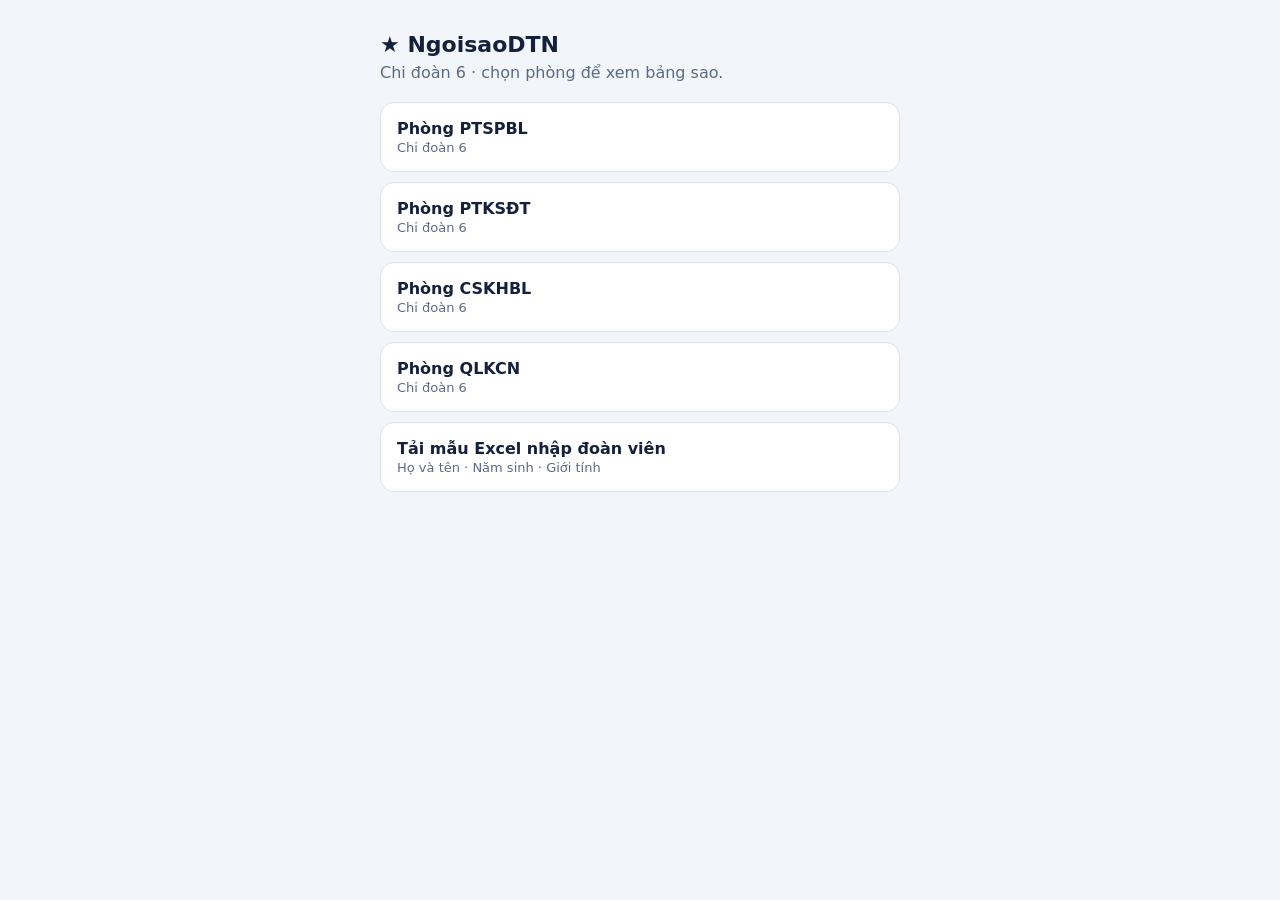
<file: NgoisaoDTN/index.html>
<!doctype html><html lang="vi"><head><meta charset="utf-8"><meta name="viewport" content="width=device-width,initial-scale=1"><meta name="robots" content="noindex"><title>NgoisaoDTN</title>
<style>:root{--bg:#f2f5fa;--card:#fff;--ink:#14213d;--muted:#5b6b86;--line:#dbe3ef;--accent:#1d4ed8}@media(prefers-color-scheme:dark){:root{--bg:#0e1626;--card:#16233b;--ink:#eaf0fb;--muted:#9fb0cc;--line:#26364f;--accent:#7aa2ff}}
body{margin:0;background:var(--bg);color:var(--ink);font:16px system-ui,sans-serif}main{max-width:520px;margin:0 auto;padding:32px 16px}h1{font-size:22px;margin:0 0 6px}p{color:var(--muted);margin:0 0 20px}
a{display:block;background:var(--card);border:1px solid var(--line);border-radius:14px;padding:16px;margin-bottom:10px;color:var(--ink);text-decoration:none;font-weight:600}a:hover{border-color:var(--accent)}a span{display:block;font-weight:400;color:var(--muted);font-size:13px;margin-top:2px}</style></head>
<body><main><h1>★ NgoisaoDTN</h1><p>Chi đoàn 6 · chọn phòng để xem bảng sao.</p>
<a href="../NgoisaoDTN_PTSPBL/">Phòng PTSPBL<span>Chi đoàn 6</span></a>
<a href="../NgoisaoDTN_PTKSDT/">Phòng PTKSĐT<span>Chi đoàn 6</span></a>
<a href="../NgoisaoDTN_CSKHBL/">Phòng CSKHBL<span>Chi đoàn 6</span></a>
<a href="../NgoisaoDTN_QLKCN/">Phòng QLKCN<span>Chi đoàn 6</span></a><a href="mau-doan-vien.xlsx" download>Tải mẫu Excel nhập đoàn viên<span>Họ và tên · Năm sinh · Giới tính</span></a></main></body></html>
</file>
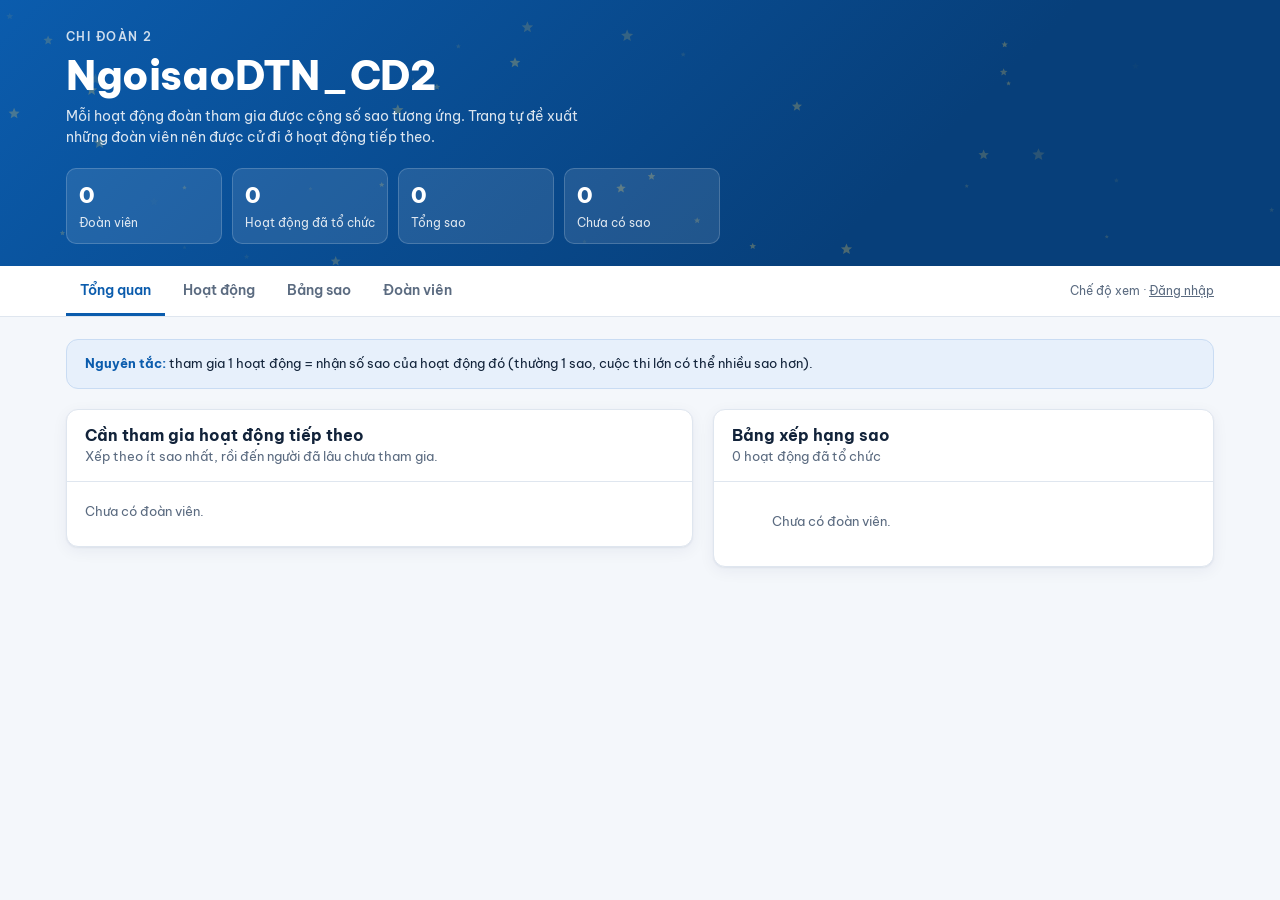
<file: NgoisaoDTN_CD2/index.html>
<!doctype html><html lang="vi"><head><meta charset="utf-8"><meta name="viewport" content="width=device-width,initial-scale=1,viewport-fit=cover"><meta name="robots" content="noindex,nofollow"><title>NgoisaoDTN_CD2</title><link rel="stylesheet" href="https://fonts.googleapis.com/css2?family=Be+Vietnam+Pro:wght@400;500;600;700;800&amp;display=swap"><style>:root{padding-top:env(safe-area-inset-top,0px);padding-bottom:env(safe-area-inset-bottom,0px)}body{margin:0;font:14px system-ui,sans-serif}img{max-width:100%}[hidden]{display:none!important}</style><style>
/* Layout: dải xanh thanh niên ở đầu trang, bên dưới là các tab công cụ; ô nhập & nút lưu dùng xanh lá VCB */
:root{
  --doan:#0b5cad; --doan-deep:#073f7a; --doan-soft:#e7f0fb; --doan-line:#c9dcf3;
  --vcb:#00704a; --vcb-deep:#005236; --vcb-lime:#7fbf3f; --vcb-soft:#e6f4ec;
  --star:#f2a900; --star-soft:#fff4d6;
  --bg:#f4f7fb; --surface:#ffffff; --surface-2:#f8fafd;
  --fg:#12233a; --muted:#5b6b80; --line:#dfe6ef;
  --warn:#c2410c; --warn-soft:#fdeee4; --danger:#b42318;
  --hero-fg:#ffffff;
  --f-body:"Be Vietnam Pro", "Segoe UI", system-ui, -apple-system, sans-serif;
  --shadow:0 1px 2px rgba(10,40,80,.06), 0 4px 16px rgba(10,40,80,.06);
  --r:12px;
}
@media (prefers-color-scheme: dark){:root:not([data-theme="light"]){
  --doan:#5aa2ef; --doan-deep:#0a3363; --doan-soft:#11284a; --doan-line:#1f3d66;
  --vcb:#3fbf86; --vcb-deep:#2a9a69; --vcb-lime:#9bd65e; --vcb-soft:#0f3324;
  --star:#ffc233; --star-soft:#3a2f10;
  --bg:#0b1422; --surface:#111d2f; --surface-2:#0e192a;
  --fg:#e6edf6; --muted:#9aabc0; --line:#22324a;
  --warn:#fb923c; --warn-soft:#3a2312; --danger:#f87171;
  --hero-fg:#ffffff; --shadow:0 1px 2px rgba(0,0,0,.3);
  color-scheme:dark}}
:root[data-theme="dark"]{
  --doan:#5aa2ef; --doan-deep:#0a3363; --doan-soft:#11284a; --doan-line:#1f3d66;
  --vcb:#3fbf86; --vcb-deep:#2a9a69; --vcb-lime:#9bd65e; --vcb-soft:#0f3324;
  --star:#ffc233; --star-soft:#3a2f10;
  --bg:#0b1422; --surface:#111d2f; --surface-2:#0e192a;
  --fg:#e6edf6; --muted:#9aabc0; --line:#22324a;
  --warn:#fb923c; --warn-soft:#3a2312; --danger:#f87171;
  --hero-fg:#ffffff; --shadow:0 1px 2px rgba(0,0,0,.3);
  color-scheme:dark}

*{box-sizing:border-box}
body{background:var(--bg);color:var(--fg);font-family:var(--f-body);font-size:14px;line-height:1.5}
.wrap{max-width:1180px;margin:0 auto;padding-left:max(16px,env(safe-area-inset-left,0px));padding-right:max(16px,env(safe-area-inset-right,0px))}
h1,h2,h3{text-wrap:balance;margin:0;line-height:1.2}
button{font:inherit;cursor:pointer}
:focus-visible{outline:2px solid var(--vcb);outline-offset:2px}
.num{font-variant-numeric:tabular-nums}

/* Hero */
.hero{background:linear-gradient(135deg,#0b5cad 0%,#073f7a 70%);color:var(--hero-fg);position:relative;overflow:hidden}
.hero canvas{position:absolute;inset:0;width:100%;height:100%;opacity:.35;pointer-events:none}
.hero .wrap{position:relative;padding-block:28px 22px;display:flex;flex-wrap:wrap;gap:20px;align-items:flex-end;justify-content:space-between}
.eyebrow{font-size:12px;letter-spacing:.12em;text-transform:uppercase;opacity:.8;font-weight:600}
.hero h1{font-size:clamp(26px,4.4vw,40px);font-weight:800;letter-spacing:-.01em;margin-top:6px}
.hero h1 .s{color:#ffd24d}
.hero p{margin:6px 0 0;opacity:.85;max-width:60ch}
.kpis{display:grid;grid-template-columns:repeat(4,minmax(0,1fr));gap:10px;min-width:min(100%,520px)}
.kpi{background:rgba(255,255,255,.1);border:1px solid rgba(255,255,255,.18);border-radius:10px;padding:10px 12px}
.kpi b{display:block;font-size:22px;font-weight:800;font-variant-numeric:tabular-nums}
.kpi span{font-size:12px;opacity:.85}
@media (max-width:640px){.kpis{grid-template-columns:repeat(2,minmax(0,1fr))}}

/* Tabs */
.tabs{position:sticky;top:env(safe-area-inset-top,0px);z-index:5;background:var(--surface);border-bottom:1px solid var(--line)}
body::before{content:"";position:fixed;inset:0 0 auto;height:env(safe-area-inset-top,0px);z-index:10;background:var(--surface)}
.tabs .wrap{display:flex;gap:4px;overflow-x:auto;align-items:center}
.tab{background:none;border:0;padding:14px 14px 12px;color:var(--muted);font-weight:600;border-bottom:3px solid transparent;white-space:nowrap}
.tab[aria-selected="true"]{color:var(--doan);border-color:var(--doan)}
.tabs .spacer{flex:1}
.sync{font-size:12px;color:var(--muted);white-space:nowrap;padding-left:8px}

main{padding-block:22px 48px}
.view{display:grid;gap:20px}
.grid2{display:grid;grid-template-columns:minmax(0,1.25fr) minmax(0,1fr);gap:20px;align-items:start}
@media (max-width:900px){.grid2{grid-template-columns:minmax(0,1fr)}}
.panel{background:var(--surface);border:1px solid var(--line);border-radius:var(--r);box-shadow:var(--shadow);min-width:0}
.panel-h{display:flex;flex-wrap:wrap;gap:8px 12px;align-items:center;justify-content:space-between;padding:16px 18px;border-bottom:1px solid var(--line)}
.panel-h h2{font-size:16px;font-weight:700}
.panel-h .sub{font-size:12.5px;color:var(--muted);margin-top:2px}
.panel-b{padding:14px 18px 18px}

/* Rules box */
.rules{display:flex;flex-wrap:wrap;gap:10px 22px;padding:14px 18px;background:var(--doan-soft);border:1px solid var(--doan-line);border-radius:var(--r);color:var(--fg);font-size:13px;align-items:center}
.rules b{color:var(--doan)}
.rules .target{display:flex;align-items:center;gap:8px;margin-left:auto}

/* Leaderboard */
.lb{list-style:none;margin:0;padding:0;display:grid}
.lb li{display:grid;grid-template-columns:28px minmax(0,1fr) auto;gap:12px;align-items:center;padding:10px 0;border-bottom:1px dashed var(--line)}
.lb li:last-child{border-bottom:0}
.rank{font-weight:800;color:var(--muted);text-align:center;font-variant-numeric:tabular-nums}
.lb li.top .rank{color:var(--star)}
.who{min-width:0}
.who .n{font-weight:600;white-space:nowrap;overflow:hidden;text-overflow:ellipsis}
.who .acts{font-size:12px;color:var(--muted);white-space:nowrap;overflow:hidden;text-overflow:ellipsis}
.bar{height:6px;border-radius:99px;background:var(--line);margin-top:6px;overflow:hidden}
.bar i{display:block;height:100%;background:linear-gradient(90deg,var(--star),#ffd24d);border-radius:99px}
.starcount{display:flex;align-items:center;gap:4px;font-weight:800;font-size:16px;font-variant-numeric:tabular-nums;color:var(--fg)}
.starcount svg{width:18px;height:18px;fill:var(--star)}

/* Suggestions */
.group{margin-top:4px}
.group+.group{margin-top:16px}
.group h3{font-size:12px;text-transform:uppercase;letter-spacing:.08em;color:var(--muted);font-weight:700;display:flex;align-items:center;gap:8px;margin-bottom:8px}
.dot{width:8px;height:8px;border-radius:50%}
.sugg{display:grid;gap:8px}
.sg{display:flex;align-items:center;gap:10px;padding:10px 12px;border-radius:10px;background:var(--surface-2);border:1px solid var(--line)}
.sg.hi{border-left:4px solid var(--warn)}
.sg.mid{border-left:4px solid var(--star)}
.sg .who{flex:1}
.pill{display:inline-flex;align-items:center;gap:4px;font-size:11.5px;font-weight:600;padding:2px 8px;border-radius:99px;white-space:nowrap}
.pill.warn{background:var(--warn-soft);color:var(--warn)}
.pill.star{background:var(--star-soft);color:var(--fg)}
.pill.ok{background:var(--vcb-soft);color:var(--vcb)}
.pill.blue{background:var(--doan-soft);color:var(--doan)}
.pill.grey{background:var(--line);color:var(--muted)}
.avatar{width:34px;height:34px;flex:none;border-radius:50%;display:grid;place-items:center;font-weight:700;font-size:12.5px;color:#fff;background:var(--doan)}
.avatar.f{background:#c2569a}
.leave{font-size:12.5px;color:var(--muted);margin-top:14px;padding-top:12px;border-top:1px solid var(--line)}

/* Activities */
.acts-list{display:grid;grid-template-columns:repeat(auto-fill,minmax(300px,1fr));gap:14px}
.act{background:var(--surface);border:1px solid var(--line);border-radius:var(--r);padding:14px 16px;display:grid;gap:10px;align-content:start;box-shadow:var(--shadow)}
.act.up{border:1.5px dashed var(--doan)}
.act-top{display:flex;gap:10px;align-items:flex-start;justify-content:space-between}
.act h3{font-size:15px;font-weight:700}
.act .meta{font-size:12px;color:var(--muted);display:flex;flex-wrap:wrap;gap:4px 10px;margin-top:3px}
.stars-badge{display:inline-flex;align-items:center;gap:3px;background:var(--star-soft);color:var(--fg);font-weight:800;padding:4px 9px;border-radius:8px;white-space:nowrap;font-variant-numeric:tabular-nums}
.stars-badge svg{width:14px;height:14px;fill:var(--star)}
.chips{display:flex;flex-wrap:wrap;gap:6px}
.chip{font-size:12px;padding:3px 9px;border-radius:99px;background:var(--doan-soft);color:var(--doan);font-weight:500}
.chip.sugg{background:var(--warn-soft);color:var(--warn)}
.act-actions{display:flex;flex-wrap:wrap;gap:8px}
.empty{color:var(--muted);font-size:13px;padding:6px 0}

/* Buttons & inputs (VCB green) */
.btn{border:1px solid var(--line);background:var(--surface);color:var(--fg);padding:7px 12px;border-radius:8px;font-weight:600;font-size:13px}
.btn:hover{border-color:var(--vcb)}
.btn.primary{background:var(--vcb);border-color:var(--vcb);color:#fff}
.btn.primary:hover{background:var(--vcb-deep)}
.btn.ghost{background:none;border-color:transparent;color:var(--vcb)}
.btn.danger{color:var(--danger)}
.btn.danger.armed{background:var(--danger);color:#fff;border-color:var(--danger)}
.btn:disabled{opacity:.5;cursor:not-allowed}
.field{display:grid;gap:5px}
.field label{font-size:12.5px;font-weight:600;color:var(--vcb)}
input[type=text],input[type=number],input[type=date],input[type=email],input[type=tel],select,textarea{
  font:inherit;color:var(--fg);background:var(--vcb-soft);border:1.5px solid color-mix(in srgb,var(--vcb) 35%,transparent);
  border-radius:8px;padding:8px 10px;width:100%;min-width:0}
input:focus,select:focus,textarea:focus{outline:none;border-color:var(--vcb);box-shadow:0 0 0 3px color-mix(in srgb,var(--vcb) 22%,transparent);background:var(--surface)}
.target input{width:64px;padding:5px 8px;text-align:center}
.form-grid{display:grid;grid-template-columns:repeat(2,minmax(0,1fr));gap:12px}
.form-grid .full{grid-column:1/-1}
@media (max-width:520px){.form-grid{grid-template-columns:minmax(0,1fr)}}
.check-list{display:grid;grid-template-columns:repeat(auto-fill,minmax(190px,1fr));gap:6px;max-height:260px;overflow:auto;padding:8px;border:1.5px solid color-mix(in srgb,var(--vcb) 35%,transparent);border-radius:8px;background:var(--vcb-soft)}
.check-list label{display:flex;gap:8px;align-items:center;font-size:13px;padding:4px 6px;border-radius:6px;cursor:pointer}
.check-list label:hover{background:var(--surface)}
.check-list input{accent-color:var(--vcb);width:16px;height:16px}
.check-list .hint{font-size:11px;color:var(--warn);margin-left:auto}

/* Matrix */
.mx-wrap{overflow-x:auto}
table.mx{border-collapse:separate;border-spacing:0;width:100%;font-size:13px}
.mx th,.mx td{padding:8px 10px;border-bottom:1px solid var(--line);text-align:center;white-space:nowrap}
.mx thead th{font-size:11.5px;font-weight:700;color:var(--muted);vertical-align:bottom;background:var(--surface-2)}
.mx thead th.actcol{max-width:120px;white-space:normal;line-height:1.3}
.mx thead th.up{color:var(--doan)}
.mx th.name,.mx td.name{text-align:left;position:sticky;left:0;background:var(--surface);z-index:1}
.mx thead th.name{background:var(--surface-2)}
.mx td.total{font-weight:800;font-variant-numeric:tabular-nums}
.cell{width:30px;height:30px;border-radius:8px;border:1.5px solid var(--line);background:none;display:inline-grid;place-items:center;padding:0;color:var(--muted)}
.cell svg{width:16px;height:16px}
.cell.on{background:var(--star-soft);border-color:var(--star)}
.cell.on svg{fill:var(--star)}
.cell.plan{border-style:dashed;border-color:var(--doan);background:var(--doan-soft)}
.cell.plan svg{fill:none;stroke:var(--doan);stroke-width:2}
.cell:not(:disabled):hover{border-color:var(--vcb)}
.cell:disabled{cursor:default}
.legend{display:flex;flex-wrap:wrap;gap:14px;font-size:12px;color:var(--muted);align-items:center}
.legend .cell{width:20px;height:20px;border-radius:5px;vertical-align:middle}
.legend .cell svg{width:11px;height:11px}

/* Members table */
table.mem{width:100%;border-collapse:collapse;font-size:13px}
.mem th{font-size:11.5px;color:var(--muted);text-transform:uppercase;letter-spacing:.06em;text-align:left;padding:8px 10px;border-bottom:1px solid var(--line);background:var(--surface-2);white-space:nowrap}
.mem td{padding:9px 10px;border-bottom:1px solid var(--line);vertical-align:middle}
.mem td .n{font-weight:600}
.mem td.c{white-space:nowrap}
.toolbar{display:flex;flex-wrap:wrap;gap:10px;align-items:center}
.toolbar input{max-width:260px}

/* Modal */
.overlay{position:fixed;inset:0;background:rgba(5,20,40,.5);z-index:20;display:grid;place-items:center;padding:max(16px,env(safe-area-inset-top,0px)) max(16px,env(safe-area-inset-right,0px)) max(16px,env(safe-area-inset-bottom,0px)) max(16px,env(safe-area-inset-left,0px))}
.modal{background:var(--surface);border-radius:14px;width:min(640px,100%);max-height:100%;overflow:auto;box-shadow:0 20px 60px rgba(0,0,0,.3)}
.modal-h{padding:16px 20px;border-bottom:1px solid var(--line);display:flex;justify-content:space-between;align-items:center;background:var(--doan);color:#fff;border-radius:14px 14px 0 0}
.modal-h h2{font-size:16px}
.modal-h button{background:none;border:0;color:#fff;font-size:22px;line-height:1}
.modal-b{padding:18px 20px;display:grid;gap:14px}
.modal-f{padding:14px 20px;border-top:1px solid var(--line);display:flex;gap:8px;justify-content:space-between;flex-wrap:wrap}
.modal-f .r{display:flex;gap:8px;margin-left:auto}
.err{color:var(--danger);font-size:12.5px}

.toast{position:fixed;left:50%;transform:translateX(-50%);bottom:calc(20px + env(safe-area-inset-bottom,0px));background:var(--fg);color:var(--bg);padding:10px 16px;border-radius:10px;font-weight:600;z-index:30;box-shadow:var(--shadow)}
.state{padding:40px 20px;text-align:center;color:var(--muted)}
.state b{display:block;color:var(--fg);font-size:16px;margin-bottom:6px}
@media (prefers-reduced-motion:reduce){*{transition:none!important;animation:none!important}}
</style></head><body><svg width="0" height="0" style="position:absolute" aria-hidden="true">
  <symbol id="star" viewBox="0 0 24 24"><path d="M12 2.5l2.9 6.1 6.6.8-4.9 4.6 1.3 6.6L12 17.3l-5.9 3.3 1.3-6.6L2.5 9.4l6.6-.8z"></path></symbol>
</svg><header class="hero">
  <canvas id="sky" aria-hidden="true"></canvas>
  <div class="wrap">
    <div>
      <div class="eyebrow">Chi đoàn 2</div>
      <h1>NgoisaoDTN_CD2</h1>
      <p>Mỗi hoạt động đoàn tham gia được cộng số sao tương ứng. Trang tự đề xuất những đoàn viên nên được cử đi ở hoạt động tiếp theo.</p>
    </div>
    <div class="kpis" id="kpis">
      <div class="kpi"><b class="num">–</b><span>Đoàn viên</span></div>
      <div class="kpi"><b class="num">–</b><span>Hoạt động đã tổ chức</span></div>
      <div class="kpi"><b class="num">–</b><span>Tổng sao</span></div>
      <div class="kpi"><b class="num">–</b><span>Chưa có sao</span></div>
    </div>
  </div>
</header><nav class="tabs" aria-label="Chuyển trang">
  <div class="wrap" role="tablist">
    <button class="tab" role="tab" data-view="tong-quan" aria-selected="true">Tổng quan</button>
    <button class="tab" role="tab" data-view="hoat-dong" aria-selected="false">Hoạt động</button>
    <button class="tab" role="tab" data-view="diem-danh" aria-selected="false">Bảng sao</button>
    <button class="tab" role="tab" data-view="doan-vien" aria-selected="false">Đoàn viên</button>
    <span class="spacer"></span>
    <span class="sync" id="sync">Đang kết nối…</span>
  </div>
</nav><main class="wrap" id="app"></main><div id="modal-root"></div><script>window.__SNAPSHOT__={"at": "2026-01-01T00:00:00.000Z", "settings": {"targetStars": 3}, "members": [], "activities": []};</script><script id="app-js">
(() => {
"use strict";
const SNAP = window.__SNAPSHOT__ || null;   // có dữ liệu nhúng sẵn = bản chỉ xem
const PUB = !!SNAP;
const SHELL = (() => {
  const style = [...document.querySelectorAll("style")].find(s => s.textContent.includes("--doan"));
  const font = document.querySelector('link[href*="fonts.googleapis.com/css2"]');
  const parts = ["svg[aria-hidden]", "header.hero", "nav.tabs"].map(s => document.querySelector(s)?.outerHTML || "");
  return { style: style ? style.outerHTML : "", font: font ? font.outerHTML : "", body: parts.join(""), js: document.getElementById("app-js").textContent };
})();
const STAR = '<svg aria-hidden="true"><use href="#star"/></svg>';
const TYPES = ["Văn nghệ","Lễ tân","Thể thao","Sự kiện","Cuộc thi","Tình nguyện","Học tập","Khác"];
const S = { members: [], activities: [], settings: { targetStars: 3 }, loaded: { m:false, a:false, s:false }, canWrite: true, view: "tong-quan", search: "" };
let db = null, downloads = null;

const $ = (s, r=document) => r.querySelector(s);
const esc = s => String(s ?? "").replace(/[&<>"']/g, c => ({"&":"&amp;","<":"&lt;",">":"&gt;",'"':"&quot;","'":"&#39;"}[c]));
const initials = n => { const p = String(n||"").trim().split(/\s+/); return ((p.length>1?p[p.length-2][0]:"")+(p[p.length-1]||"?")[0]).toUpperCase(); };
const shortName = n => { const p = String(n||"").trim().split(/\s+/); return p.slice(-2).join(" "); };
const isFemale = m => /n[ữu]/i.test(m.gender||"");
const fmtDate = d => { if(!d) return ""; const [y,mo,da] = d.split("-"); return da && mo ? `${da}/${mo}/${y}` : d; };

function toast(msg){ const t=document.createElement("div"); t.className="toast"; t.textContent=msg; document.body.appendChild(t); setTimeout(()=>t.remove(),2400); }

/* ---------- write queue: one write at a time per document ---------- */
const queues = new Map();
function write(path, fn){
  const prev = queues.get(path) || Promise.resolve();
  const next = prev.catch(()=>{}).then(fn).catch(e => {
    if (e && e.code === "invalid_argument") { S.canWrite = false; render(); toast("Bạn chỉ có quyền xem trang này."); }
    else if (e && e.code === "quota_exceeded") toast("Bộ nhớ đã đầy, hãy xóa bớt dữ liệu cũ.");
    else toast("Chưa lưu được, thử lại sau ít phút.");
    throw e;
  });
  queues.set(path, next); return next;
}

/* ---------- derived stats ---------- */
function doneActs(){ return S.activities.filter(a => a.status !== "upcoming").sort(byActOrder); }
function upActs(){ return S.activities.filter(a => a.status === "upcoming").sort(byActOrder); }
function byActOrder(a,b){ return ((a.order??0)-(b.order??0)) || (a.date||"").localeCompare(b.date||""); }
function activeMembers(){ return S.members.filter(m => m.status !== "leave"); }

function stats(){
  const done = doneActs();
  const map = new Map();
  for (const m of S.members) map.set(m.id, { m, stars:0, count:0, acts:[], lastIdx:-1, planned:[] });
  done.forEach((a, i) => (a.participants||[]).forEach(id => { const s = map.get(id); if(!s) return; s.stars += Number(a.stars)||0; s.count++; s.acts.push(a); s.lastIdx = i; }));
  for (const a of upActs()) (a.participants||[]).forEach(id => { const s = map.get(id); if (s) s.planned.push(a); });
  for (const s of map.values()) s.missed = done.length - 1 - s.lastIdx; // hoạt động liên tiếp đã lỡ
  return map;
}
function priorityList(st){
  return activeMembers().map(m => st.get(m.id)).sort((x,y) => x.stars-y.stars || y.missed-x.missed || x.count-y.count || x.m.name.localeCompare(y.m.name,"vi"));
}

/* ---------- render ---------- */
function render(){
  const ready = S.loaded.m && S.loaded.a;
  const app = $("#app");
  if (!db && !PUB) { app.innerHTML = `<div class="state"><b>Chưa kết nối được kho dữ liệu</b>Hãy mở trang khi đã đăng nhập claude.ai để xem và cập nhật danh sách đoàn viên.</div>`; return; }
  if (!ready) return;
  const st = stats();
  renderKpis(st);
  document.querySelectorAll(".tab").forEach(t => t.setAttribute("aria-selected", String(t.dataset.view === S.view)));
  const scrollY = window.scrollY;
  if (S.view === "tong-quan") app.innerHTML = viewOverview(st);
  else if (S.view === "hoat-dong") app.innerHTML = viewActivities(st);
  else if (S.view === "diem-danh") app.innerHTML = viewMatrix(st);
  else app.innerHTML = viewMembers(st);
  const si = $("#mem-search"); if (si && document.activeElement !== si && S._focusSearch) { si.focus(); si.setSelectionRange(si.value.length, si.value.length); S._focusSearch=false; }
  window.scrollTo(0, scrollY);
}

function renderKpis(st){
  const act = activeMembers();
  const total = [...st.values()].reduce((s,x)=>s+x.stars,0);
  const zero = act.filter(m => st.get(m.id).stars === 0).length;
  const vals = [S.members.length, doneActs().length, total, zero];
  document.querySelectorAll("#kpis .kpi b").forEach((b,i) => b.textContent = vals[i]);
}

function memberLine(s, extra=""){
  const m = s.m;
  return `<div class="avatar ${isFemale(m)?"f":""}" aria-hidden="true">${esc(initials(m.name))}</div>
    <div class="who"><div class="n">${esc(m.name)}</div>${extra}</div>`;
}

function viewOverview(st){
  const ranked = [...st.values()].filter(s => s.m.status!=="leave").sort((a,b)=> b.stars-a.stars || b.count-a.count || a.m.name.localeCompare(b.m.name,"vi"));
  const max = Math.max(...ranked.map(r=>r.stars), 1);
  let rank = 0, prev = null;
  const lb = ranked.map((s,i) => {
    if (s.stars !== prev) { rank = i+1; prev = s.stars; }
    const acts = s.acts.length ? s.acts.map(a=>a.name).join(" · ") : "Chưa tham gia hoạt động nào";
    return `<li class="${rank<=3 && s.stars>0?"top":""}"><span class="rank">${rank}</span>
      <div class="who"><div class="n">${esc(s.m.name)}</div><div class="acts">${esc(acts)}</div>
      <div class="bar"><i style="width:${Math.min(100, s.stars/max*100)}%"></i></div></div>
      <span class="starcount">${s.stars}${STAR}</span></li>`;
  }).join("");

  const pr = priorityList(st);
  const none = pr.filter(s => s.stars === 0);
  const rest = pr.filter(s => s.stars > 0);
  const done = doneActs().length;
  const sg = (s, cls) => {
    const missTxt = s.count === 0 ? `Chưa tham gia hoạt động nào` : `Lần gần nhất: ${esc(s.acts[s.acts.length-1].name)}`;
    const pills = [];
    if (s.count === 0) pills.push(`<span class="pill warn">0 sao</span>`);
    else pills.push(`<span class="pill star">${s.stars} sao</span>`);
    if (s.planned.length) pills.push(`<span class="pill blue">Đã cử: ${esc(s.planned[0].name)}</span>`);
    if (!PUB && !s.m.fee) pills.push(`<span class="pill grey">Chưa đóng đoàn phí</span>`);
    return `<div class="sg ${cls}">${memberLine(s, `<div class="acts">${missTxt}</div>`)}<div class="chips" style="justify-content:flex-end">${pills.join("")}</div></div>`;
  };
  const leave = S.members.filter(m => m.status === "leave");

  return `<div class="view">
    <div class="rules">
      <span><b>Nguyên tắc:</b> tham gia 1 hoạt động = nhận số sao của hoạt động đó (thường 1 sao, cuộc thi lớn có thể nhiều sao hơn).</span>
    </div>
    <div class="grid2">
      <section class="panel">
        <div class="panel-h"><div><h2>Cần tham gia hoạt động tiếp theo</h2>
          <div class="sub">Xếp theo ít sao nhất, rồi đến người đã lâu chưa tham gia.</div></div>
          ${S.canWrite?`<button class="btn primary" data-act="new-activity">+ Hoạt động sắp tới</button>`:""}</div>
        <div class="panel-b">
          ${none.length?`<div class="group"><h3><span class="dot" style="background:var(--warn)"></span>Ưu tiên cử ngay · chưa có sao (${none.length})</h3><div class="sugg">${none.map(s=>sg(s,"hi")).join("")}</div></div>`:""}
          ${rest.length?`<div class="group"><h3><span class="dot" style="background:var(--star)"></span>Đã có sao · xếp từ ít đến nhiều (${rest.length})</h3><div class="sugg">${rest.map(s=>sg(s,"mid")).join("")}</div></div>`:""}
          ${!none.length && !rest.length ? `<div class="empty">Chưa có đoàn viên.</div>`:""}
          ${leave.length?`<div class="leave">Tạm nghỉ, không tính vào đề xuất: ${leave.map(m=>`<b>${esc(m.name)}</b>${m.note?` (${esc(m.note)})`:""}`).join(", ")}</div>`:""}
        </div>
      </section>
      <section class="panel">
        <div class="panel-h"><div><h2>Bảng xếp hạng sao</h2><div class="sub">${done} hoạt động đã tổ chức</div></div></div>
        <div class="panel-b"><ol class="lb">${lb || `<li><span></span><div class="empty">Chưa có đoàn viên.</div><span></span></li>`}</ol></div>
      </section>
    </div>
  </div>`;
}

function actCard(a, st){
  const parts = (a.participants||[]).map(id => st.get(id)).filter(Boolean);
  const up = a.status === "upcoming";
  const slots = Number(a.slots)||0;
  let sugg = "";
  if (up && S.canWrite) {
    const need = Math.max(0, slots - parts.length);
    if (need > 0) {
      const picks = priorityList(st).filter(s => !(a.participants||[]).includes(s.m.id) && !s.planned.length).slice(0, need);
      const picks2 = picks.length < need ? priorityList(st).filter(s => !(a.participants||[]).includes(s.m.id) && !picks.includes(s)).slice(0, need-picks.length) : [];
      const all = picks.concat(picks2);
      if (all.length) sugg = `<div><div class="meta" style="margin-bottom:6px">Đề xuất cử thêm ${all.length} người (ít sao nhất):</div>
        <div class="chips">${all.map(s=>`<span class="chip sugg">${esc(shortName(s.m.name))} · ${s.stars}★</span>`).join("")}</div>
        <div class="act-actions" style="margin-top:8px"><button class="btn primary" data-act="assign" data-id="${a.id}" data-ids="${all.map(s=>s.m.id).join(",")}">Phân công những người này</button></div></div>`;
    }
  }
  return `<article class="act ${up?"up":""}">
    <div class="act-top"><div><h3>${esc(a.name)}</h3>
      <div class="meta">${a.type?`<span>${esc(a.type)}</span>`:""}${a.date?`<span>${fmtDate(a.date)}</span>`:""}
      <span>${up?`<b style="color:var(--doan)">Sắp diễn ra</b>${slots?` · cần ${slots} người`:""}`:"Đã diễn ra"}</span></div></div>
      <span class="stars-badge">+${Number(a.stars)||0}${STAR}</span></div>
    <div><div class="meta" style="margin-bottom:6px">${up?"Đã phân công":"Đã tham gia"}: ${parts.length} người</div>
      <div class="chips">${parts.length?parts.map(s=>`<span class="chip">${esc(shortName(s.m.name))}</span>`).join(""):`<span class="empty">Chưa có ai</span>`}</div></div>
    ${sugg}
    ${S.canWrite?`<div class="act-actions"><button class="btn" data-act="edit-activity" data-id="${a.id}">Sửa / điểm danh</button>
      ${up?`<button class="btn ghost" data-act="mark-done" data-id="${a.id}">Đánh dấu đã diễn ra → cộng sao</button>`:""}</div>`:""}
  </article>`;
}

function viewActivities(st){
  const up = upActs(), done = doneActs().reverse();
  return `<div class="view">
    <section class="panel"><div class="panel-h"><div><h2>Hoạt động sắp tới</h2><div class="sub">Nhập số người cần, trang sẽ gợi ý đoàn viên ít sao nhất. Sao chỉ được cộng khi hoạt động được đánh dấu đã diễn ra.</div></div>
      ${S.canWrite?`<button class="btn primary" data-act="new-activity">+ Thêm hoạt động</button>`:""}</div>
      <div class="panel-b">${up.length?`<div class="acts-list">${up.map(a=>actCard(a,st)).join("")}</div>`:`<div class="empty">Chưa có hoạt động sắp tới. Bấm “Thêm hoạt động”, chọn trạng thái “Sắp diễn ra” và số người cần để nhận đề xuất.</div>`}</div></section>
    <section class="panel"><div class="panel-h"><div><h2>Đã tổ chức (${done.length})</h2><div class="sub">Mới nhất ở trên</div></div>
      ${S.canWrite&&!PUB?`<div class="toolbar"><button class="btn" data-act="export">Xuất bảng sao (CSV)</button><button class="btn primary" data-act="export-html">Xuất trang xem (HTML)</button></div>`:""}</div>
      <div class="panel-b">${done.length?`<div class="acts-list">${done.map(a=>actCard(a,st)).join("")}</div>`:`<div class="empty">Chưa có hoạt động nào.</div>`}</div></section>
  </div>`;
}

function viewMatrix(st){
  const acts = doneActs().concat(upActs());
  const rows = S.members.slice().sort((a,b)=>(a.order??999)-(b.order??999)).map((m,i) => {
    const s = st.get(m.id);
    const cells = acts.map(a => {
      const on = (a.participants||[]).includes(m.id); const up = a.status === "upcoming";
      return `<td><button class="cell ${on?(up?"plan":"on"):""}" data-act="toggle" data-a="${a.id}" data-m="${m.id}" ${S.canWrite?"":"disabled"} aria-pressed="${on}" aria-label="${esc(m.name)} – ${esc(a.name)}">${on?STAR:""}</button></td>`;
    }).join("");
    return `<tr><td class="num">${i+1}</td><td class="name"><b>${esc(m.name)}</b>${m.status==="leave"?` <span class="pill grey">Tạm nghỉ</span>`:""}</td>${cells}<td class="total">${s.stars}</td></tr>`;
  }).join("");
  return `<div class="view"><section class="panel">
    <div class="panel-h"><div><h2>Bảng sao theo hoạt động</h2><div class="sub">Giống file Excel: mỗi cột là một hoạt động. Bấm vào ô để điểm danh hoặc bỏ điểm danh.</div></div>
      <div class="legend"><span><span class="cell on">${STAR}</span> Đã tham gia</span><span><span class="cell plan">${STAR}</span> Đã phân công (sắp tới)</span></div></div>
    <div class="mx-wrap"><table class="mx"><thead><tr><th>STT</th><th class="name">Họ và tên</th>
      ${acts.map((a,i)=>`<th class="actcol ${a.status==="upcoming"?"up":""}">HĐ ${i+1}<br>${esc(a.name)}<br><span style="color:var(--star)">+${Number(a.stars)||0}★</span></th>`).join("")}
      <th>Tổng sao</th></tr></thead><tbody>${rows}</tbody></table></div>
  </section></div>`;
}

function viewMembers(st){
  const q = S.search.trim().toLowerCase();
  const list = S.members.slice().sort((a,b)=>(a.order??999)-(b.order??999)).filter(m => !q || (m.name||"").toLowerCase().includes(q));
  const rows = list.map((m,i) => {
    const s = st.get(m.id);
    return `<tr><td class="num">${i+1}</td>
      <td><div style="display:flex;gap:10px;align-items:center"><div class="avatar ${isFemale(m)?"f":""}" aria-hidden="true">${esc(initials(m.name))}</div><div><div class="n">${esc(m.name)}</div>${PUB?"":`<div style="font-size:12px;color:var(--muted)">${esc(m.email||"")}</div>`}</div></div></td>
      <td class="c">${esc(m.gender||"")}</td>${PUB?"":`<td class="c num">${esc(m.dob||"")}</td><td class="c num">${esc(m.phone||"")}</td>
      <td class="c">${m.fee?`<span class="pill ok">Đã đóng</span>`:`<span class="pill warn">Chưa đóng</span>`}</td>`}
      <td class="c">${m.status==="leave"?`<span class="pill grey">Tạm nghỉ${m.note?" · "+esc(m.note):""}</span>`:`<span class="pill blue">Đang sinh hoạt</span>`}</td>
      <td class="c"><span class="starcount" style="font-size:14px">${s.stars}${STAR}</span></td>
      <td class="c">${S.canWrite?`<button class="btn" data-act="edit-member" data-id="${m.id}">Sửa</button>`:""}</td></tr>`;
  }).join("");
  return `<div class="view"><section class="panel">
    <div class="panel-h"><div><h2>Danh sách đoàn viên (${S.members.length})</h2><div class="sub">Chi đoàn 2</div></div>
      <div class="toolbar"><input type="text" id="mem-search" placeholder="Tìm theo tên…" value="${esc(S.search)}" aria-label="Tìm đoàn viên">
      ${S.canWrite?`<button class="btn primary" data-act="new-member">+ Thêm đoàn viên</button>`:""}</div></div>
    <div class="mx-wrap"><table class="mem"><thead><tr><th>STT</th><th>Họ và tên</th><th>Giới tính</th>${PUB?"":"<th>Ngày sinh</th><th>SĐT</th><th>Đoàn phí</th>"}<th>Trạng thái</th><th>Sao</th><th></th></tr></thead>
    <tbody>${rows || `<tr><td colspan="${PUB?6:9}" class="empty">Không tìm thấy đoàn viên.</td></tr>`}</tbody></table></div>
  </section></div>`;
}

/* ---------- modals ---------- */
function openModal(title, body, onSave, onDelete){
  const root = $("#modal-root");
  root.innerHTML = `<div class="overlay" id="ov"><div class="modal" role="dialog" aria-modal="true" aria-labelledby="mt">
    <div class="modal-h"><h2 id="mt">${esc(title)}</h2><button type="button" data-close aria-label="Đóng">×</button></div>
    <form id="mf"><div class="modal-b">${body}<div class="err" id="merr"></div></div>
    <div class="modal-f">${onDelete?`<button type="button" class="btn danger" id="mdel">Xóa</button>`:""}<div class="r"><button type="button" class="btn" data-close>Hủy</button><button type="submit" class="btn primary">Lưu</button></div></div></form></div></div>`;
  const close = () => root.innerHTML = "";
  root.querySelectorAll("[data-close]").forEach(b => b.onclick = close);
  $("#ov").addEventListener("mousedown", e => { if (e.target.id === "ov") close(); });
  document.addEventListener("keydown", function k(e){ if(e.key==="Escape"){ close(); document.removeEventListener("keydown",k);} });
  $("#mf").onsubmit = async e => { e.preventDefault(); let err = onSave(new FormData(e.target), e.target); if (err && err.then) { const sb = e.target.querySelector("[type=submit]"); sb.disabled = true; $("#merr").textContent = ""; try { err = await err; } finally { sb.disabled = false; } } if (typeof err === "string") { $("#merr").textContent = err; return; } close(); };
  const del = $("#mdel");
  if (del) del.onclick = () => { if (!del.classList.contains("armed")) { del.classList.add("armed"); del.textContent = "Bấm lần nữa để xóa"; return; } onDelete(); close(); };
  const first = root.querySelector("input,select"); first && first.focus();
}

function activityForm(a){
  const st = stats();
  a = a || { name:"", type:"Sự kiện", date:"", stars:1, status:"upcoming", slots:3, participants:[] };
  const sel = new Set(a.participants||[]);
  const pr = priorityList(st);
  const ordered = pr.concat(S.members.filter(m=>m.status==="leave").map(m=>st.get(m.id)));
  const checks = ordered.map(s => `<label><input type="checkbox" name="p" value="${s.m.id}" ${sel.has(s.m.id)?"checked":""}>${esc(s.m.name)}<span class="hint">${s.m.status==="leave"?"nghỉ":s.stars+"★"}</span></label>`).join("");
  const body = `<div class="form-grid">
    <div class="field full"><label for="f-name">Tên hoạt động</label><input type="text" id="f-name" name="name" required value="${esc(a.name)}" placeholder="VD: Hiến máu nhân đạo tháng 11"></div>
    <div class="field"><label for="f-date">Ngày</label><input type="date" id="f-date" name="date" value="${esc(a.date||"")}"></div>
    <div class="field"><label for="f-stars">Số sao khi tham gia</label><input type="number" id="f-stars" name="stars" min="0" max="20" value="${Number(a.stars)||0}"></div>
    <div class="field"><label for="f-status">Trạng thái</label><select id="f-status" name="status"><option value="upcoming" ${a.status==="upcoming"?"selected":""}>Sắp diễn ra</option><option value="done" ${a.status!=="upcoming"?"selected":""}>Đã diễn ra (cộng sao)</option></select></div>
    <div class="field full"><label>Người tham gia / được phân công <span style="color:var(--muted);font-weight:400">(xếp theo ưu tiên: ít sao ở trên)</span></label><div class="check-list">${checks}</div></div>
  </div>`;
  return body;
}

function editActivity(id){
  const a = id ? S.activities.find(x=>x.id===id) : null;
  openModal(a?"Sửa hoạt động":"Thêm hoạt động", activityForm(a), (fd) => {
    const name = String(fd.get("name")||"").trim(); if (!name) return "Hãy nhập tên hoạt động.";
    const data = { name, type: a?.type||"", date: fd.get("date")||"", stars: Math.max(0, Number(fd.get("stars"))||0),
      status: fd.get("status"), slots: Number(a?.slots)||0, participants: fd.getAll("p"),
      order: a ? (a.order ?? 0) : (Math.max(0,...S.activities.map(x=>x.order||0))+1) };
    const ref = a ? db.collection("activities").doc(a.id) : db.collection("activities").doc();
    write(ref.path, () => ref.set(data)).then(()=>toast(a?"Đã lưu hoạt động":"Đã thêm hoạt động"));
  }, a ? () => { const ref = db.collection("activities").doc(a.id); write(ref.path, ()=>ref.delete()).then(()=>toast("Đã xóa hoạt động")); } : null);
}

function editMember(id){
  const m = id ? S.members.find(x=>x.id===id) : { name:"", gender:"Nữ", dob:"", email:"", phone:"", fee:true, status:"active", note:"" };
  const body = `<div class="form-grid">
    <div class="field full"><label for="m-name">Họ và tên</label><input type="text" id="m-name" name="name" required value="${esc(m.name)}"></div>
    <div class="field"><label for="m-gender">Giới tính</label><select id="m-gender" name="gender">${["Nam","Nữ"].map(g=>`<option ${(m.gender||"").trim()===g?"selected":""}>${g}</option>`).join("")}</select></div>
    ${PUB?"":`<div class="field"><label for="m-dob">Ngày sinh</label><input type="text" id="m-dob" name="dob" value="${esc(m.dob)}" placeholder="dd/mm/yyyy"></div>`}
    ${PUB?"":`<div class="field"><label for="m-email">Email</label><input type="email" id="m-email" name="email" value="${esc(m.email)}"></div>`}
    ${PUB?"":`<div class="field"><label for="m-phone">Số điện thoại</label><input type="tel" id="m-phone" name="phone" value="${esc(m.phone)}"></div>`}
    ${PUB?"":`<div class="field"><label for="m-fee">Đoàn phí</label><select id="m-fee" name="fee"><option value="1" ${m.fee?"selected":""}>Đã đóng</option><option value="0" ${!m.fee?"selected":""}>Chưa đóng</option></select></div>`}
    <div class="field"><label for="m-status">Trạng thái</label><select id="m-status" name="status"><option value="active" ${m.status!=="leave"?"selected":""}>Đang sinh hoạt</option><option value="leave" ${m.status==="leave"?"selected":""}>Tạm nghỉ (không đề xuất)</option></select></div>
    ${PUB?"":`<div class="field full"><label for="m-note">Ghi chú</label><input type="text" id="m-note" name="note" value="${esc(m.note)}" placeholder="VD: Nghỉ thai sản"></div>`}
  </div>`;
  openModal(id?"Sửa đoàn viên":"Thêm đoàn viên", body, fd => {
    const name = String(fd.get("name")||"").trim(); if (!name) return "Hãy nhập họ tên.";
    const data = PUB ? { name, gender: fd.get("gender"), status: fd.get("status"), fee: true, order: id ? (m.order ?? 0) : (Math.max(0,...S.members.map(x=>x.order||0))+1) } : { name, gender: fd.get("gender"), dob: String(fd.get("dob")||"").trim(), email: String(fd.get("email")||"").trim(), phone: String(fd.get("phone")||"").trim(),
      fee: fd.get("fee")==="1", status: fd.get("status"), note: String(fd.get("note")||"").trim(),
      order: id ? (m.order ?? 0) : (Math.max(0,...S.members.map(x=>x.order||0))+1) };
    const ref = id ? db.collection("members").doc(id) : db.collection("members").doc();
    write(ref.path, ()=>ref.set(data)).then(()=>toast(id?"Đã lưu thông tin":"Đã thêm đoàn viên"));
  }, id ? () => {
    const ref = db.collection("members").doc(id);
    write(ref.path, ()=>ref.delete()).then(()=>toast("Đã xóa đoàn viên"));
    S.activities.filter(a => (a.participants||[]).includes(id)).forEach(a => { const r = db.collection("activities").doc(a.id); write(r.path, ()=>r.update({ participants: a.participants.filter(x=>x!==id) })); });
  } : null);
}

function setParticipants(aid, list){
  const a = S.activities.find(x=>x.id===aid); if (!a) return;
  a.participants = list; render(); // optimistic
  const r = db.collection("activities").doc(aid);
  return write(r.path, ()=>r.update({ participants: list }));
}

async function exportCsv(){
  const st = stats(); const acts = doneActs();
  const head = ["STT","Họ và tên","Giới tính","Ngày sinh", ...acts.map((a,i)=>`HĐ ${i+1}: ${a.name} (+${a.stars} sao)`), "Tổng sao","Đoàn phí","Ghi chú"];
  const rows = S.members.slice().sort((a,b)=>(a.order??999)-(b.order??999)).map((m,i)=>[i+1,m.name,m.gender,m.dob,...acts.map(a=>(a.participants||[]).includes(m.id)?"x":""),st.get(m.id).stars,m.fee?"x":"",m.note||""]);
  const csv = "﻿" + [head,...rows].map(r=>r.map(v=>`"${String(v??"").replace(/"/g,'""')}"`).join(",")).join("\r\n");
  if (!downloads) { toast("Trình xem này chưa hỗ trợ tải file."); return; }
  try { const r = await downloads.save({ filename: "NgoisaoDTN_CD2.csv", data: csv }); if (r && r.status==="saved") toast("Đã tải bảng sao"); }
  catch(e){ if (e && e.code !== "cancelled") toast("Chưa tải được file."); }
}

/* ---------- bản HTML chỉ xem (không kèm SĐT, email, ngày sinh, đoàn phí, ghi chú) ---------- */
function buildSnapshot(){
  const data = { at: new Date().toISOString(), settings: { targetStars: Number(S.settings.targetStars)||3 },
    members: S.members.map(m => ({ id:m.id, name:m.name, gender:m.gender||"", status:m.status||"active", order:m.order ?? 0, fee:true })),
    activities: S.activities.map(a => ({ id:a.id, name:a.name, type:a.type||"", date:a.date||"", stars:Number(a.stars)||0, status:a.status, slots:Number(a.slots)||0, participants:[...(a.participants||[])], order:a.order ?? 0 })) };
  const json = JSON.stringify(data).replace(/</g, "\\u003c");
  const base = '<style>:root{padding-top:env(safe-area-inset-top,0px);padding-bottom:env(safe-area-inset-bottom,0px)}body{margin:0;font:14px system-ui,sans-serif}img{max-width:100%}[hidden]{display:none!important}</style>';
  return '<!doctype html><html lang="vi"><head><meta charset="utf-8"><meta name="viewport" content="width=device-width,initial-scale=1,viewport-fit=cover"><meta name="robots" content="noindex,nofollow"><title>NgoisaoDTN_CD2</title>'
    + SHELL.font + base + SHELL.style + '</head><body>' + SHELL.body
    + '<main class="wrap" id="app"></main><div id="modal-root"></div><script>window.__SNAPSHOT__=' + json + ';<\/script><script id="app-js">' + SHELL.js + '<\/script></body></html>';
}
window.__buildSnapshot = buildSnapshot;
async function exportHtml(){
  if (!downloads) { toast("Trình xem này chưa hỗ trợ tải file."); return; }
  try { const r = await downloads.save({ filename: "NgoisaoDTN_CD2.html", data: buildSnapshot() }); if (r && r.status==="saved") toast("Đã tải trang xem"); }
  catch(e){ if (e && e.code !== "cancelled") toast("Chưa tải được file."); }
}

/* ---------- events ---------- */
document.addEventListener("click", e => {
  const aid = e.target.id; if (aid === "adm" || aid === "pwd" || aid === "out") { e.preventDefault(); (aid === "adm" ? adminLogin : aid === "pwd" ? changePassword : adminLogout)(); return; }
  const tab = e.target.closest(".tab"); if (tab) { location.hash = tab.dataset.view; return; }
  const b = e.target.closest("[data-act]"); if (!b || !db) return;
  const act = b.dataset.act;
  if (act === "new-activity") editActivity(null);
  else if (act === "edit-activity") editActivity(b.dataset.id);
  else if (act === "new-member") editMember(null);
  else if (act === "edit-member") editMember(b.dataset.id);
  else if (act === "export") exportCsv();
  else if (act === "export-html") exportHtml();
  else if (act === "assign") { const a = S.activities.find(x=>x.id===b.dataset.id); if (a) setParticipants(a.id, [...new Set([...(a.participants||[]), ...b.dataset.ids.split(",")])])?.then(()=>toast("Đã phân công")); }
  else if (act === "mark-done") { const a = S.activities.find(x=>x.id===b.dataset.id); if (!a) return; a.status="done"; if(!a.date) a.date = new Date().toISOString().slice(0,10); render(); const r = db.collection("activities").doc(a.id); write(r.path, ()=>r.update({ status:"done", date:a.date })).then(()=>toast(`Đã cộng ${a.stars} sao cho ${(a.participants||[]).length} đoàn viên`)); }
  else if (act === "toggle") { const a = S.activities.find(x=>x.id===b.dataset.a); if (!a) return; const id = b.dataset.m; const cur = a.participants||[]; setParticipants(a.id, cur.includes(id) ? cur.filter(x=>x!==id) : [...cur, id]); }
});
document.addEventListener("input", e => {
  if (e.target.id === "mem-search") { S.search = e.target.value; S._focusSearch = true; render(); }
});
function route(){ const h = location.hash.slice(1); S.view = ["tong-quan","hoat-dong","diem-danh","doan-vien"].includes(h) ? h : "tong-quan"; render(); }
window.addEventListener("hashchange", route);

/* ---------- boot ---------- */
const TOKEN_KEY = "ngoisaoDTN_admin_token";
const REPO = "leminhdbchn-hary/leminhdbchn-hary.github.io", DATA_PATH = "NgoisaoDTN_CD2/data.json";
const API = "https://api.github.com/repos/" + REPO + "/contents/" + DATA_PATH;
const getToken = () => { try { return localStorage.getItem(TOKEN_KEY) || ""; } catch(e){ return ""; } };
const ghHead = (extra) => ({ "Accept":"application/vnd.github+json", "Authorization":"Bearer " + getToken(), ...(extra||{}) });
let saveChain = Promise.resolve();
function persist(){
  saveChain = saveChain.catch(()=>{}).then(async () => {
    const meta = await fetch(API + "?ref=main&t=" + Date.now(), { headers: ghHead() });
    if (!meta.ok) throw new Error("meta " + meta.status);
    const sha = (await meta.json()).sha;
    const text = JSON.stringify({ members: S.members, activities: S.activities }, null, 1);
    const body = { message: "Cập nhật dữ liệu Ngôi sao ĐTN", content: btoa(unescape(encodeURIComponent(text))), sha, branch: "main" };
    const r = await fetch(API, { method:"PUT", headers: ghHead({ "Content-Type":"application/json" }), body: JSON.stringify(body) });
    if (!r.ok) throw new Error("put " + r.status);
  }).catch(e => { toast("Chưa lưu được lên GitHub (" + (e.message||"lỗi") + "). Kiểm tra lại token quản trị."); throw e; });
  return saveChain;
}
function adminDb(){
  const mut = fn => { fn(); render(); return persist(); };
  return {
    collection: (name) => ({ doc: (id) => { id = id || ("a" + Date.now().toString(36) + Math.random().toString(36).slice(2,6));
      return { id, path: name + "/" + id,
        set: async d => mut(() => { const o = { id, ...d }, i = S[name].findIndex(x=>x.id===id); if (i < 0) S[name].push(o); else S[name][i] = o; }),
        update: async d => mut(() => { const a = S[name].find(x=>x.id===id); if (a) Object.assign(a, d); }),
        delete: async () => mut(() => { S[name] = S[name].filter(x=>x.id!==id); }) }; } }),
    doc: path => ({ path, set: async () => {} })
  };
}
async function loadShared(){
  try { const r = await fetch(API + "?ref=main&t=" + Date.now(), { headers: { "Accept":"application/vnd.github.raw+json" } });
    if (!r.ok) return; const d = await r.json();
    if (Array.isArray(d.members) && Array.isArray(d.activities)) { S.members = d.members; S.activities = d.activities; } } catch(e){}
}
const ADMIN_USER = "Minhlv.ho";
const VAULT_API = "https://api.github.com/repos/" + REPO + "/contents/NgoisaoDTN_PTSPBL/vault.json";
const enc = new TextEncoder(), dec = new TextDecoder();
const b64 = u8 => btoa(String.fromCharCode(...u8)), unb64 = t => Uint8Array.from(atob(t), c => c.charCodeAt(0));
async function deriveKey(pass, salt, iter){
  const base = await crypto.subtle.importKey("raw", enc.encode(pass), "PBKDF2", false, ["deriveKey"]);
  return crypto.subtle.deriveKey({ name:"PBKDF2", hash:"SHA-256", salt, iterations: iter }, base, { name:"AES-GCM", length:256 }, false, ["encrypt","decrypt"]);
}
async function sealToken(token, user, pass){
  const salt = crypto.getRandomValues(new Uint8Array(16)), iv = crypto.getRandomValues(new Uint8Array(12)), iter = 600000;
  const key = await deriveKey(pass, salt, iter);
  const ct = new Uint8Array(await crypto.subtle.encrypt({ name:"AES-GCM", iv, additionalData: enc.encode(user.toLowerCase()) }, key, enc.encode(token)));
  return { v:1, iter, salt: b64(salt), iv: b64(iv), ct: b64(ct) };
}
async function openVault(vault, user, pass){
  const key = await deriveKey(pass, unb64(vault.salt), vault.iter);
  const pt = await crypto.subtle.decrypt({ name:"AES-GCM", iv: unb64(vault.iv), additionalData: enc.encode(user.toLowerCase()) }, key, unb64(vault.ct));
  return dec.decode(pt);
}
async function fetchVault(){
  const r = await fetch(VAULT_API + "?ref=main&t=" + Date.now(), { headers: { "Accept":"application/vnd.github.raw+json" } });
  if (r.status === 404) return null; if (!r.ok) throw new Error("vault " + r.status); return r.json();
}
async function saveVault(vault, token){
  const h = { "Accept":"application/vnd.github+json", "Authorization":"Bearer " + token };
  const m = await fetch(VAULT_API + "?ref=main&t=" + Date.now(), { headers: h });
  const sha = m.ok ? (await m.json()).sha : undefined;
  const body = { message: "Cập nhật khóa quản trị", content: btoa(JSON.stringify(vault, null, 1)), branch: "main", ...(sha ? { sha } : {}) };
  const r = await fetch(VAULT_API, { method:"PUT", headers: { ...h, "Content-Type":"application/json" }, body: JSON.stringify(body) });
  if (!r.ok) throw new Error("Không lưu được khóa (" + r.status + ")");
}
async function canPush(token){
  const r = await fetch("https://api.github.com/repos/" + REPO, { headers: { "Accept":"application/vnd.github+json", "Authorization":"Bearer " + token } }).then(x=>x.ok?x.json():null).catch(()=>null);
  return !!(r && r.permissions && r.permissions.push);
}
const setToken = t => { try { localStorage.setItem(TOKEN_KEY, t); return true; } catch(e){ toast("Trình duyệt không cho lưu đăng nhập."); return false; } };
const fld = (id, label, type, extra="") => `<div class="field full"><label for="${id}">${label}</label><input type="${type}" id="${id}" name="${id}" ${extra}></div>`;
async function adminLogin(){
  let vault;
  try { vault = await fetchVault(); } catch(e){ toast("Chưa kết nối được GitHub, thử lại sau."); return; }
  if (vault) {
    openModal("Đăng nhập quản trị", `<div class="form-grid">${fld("u","Tài khoản","text",'autocomplete="username" required')}${fld("pw","Mật khẩu","password",'autocomplete="current-password" required')}</div>`, async fd => {
      const u = String(fd.get("u")||"").trim(), pw = String(fd.get("pw")||"");
      if (u.toLowerCase() !== ADMIN_USER.toLowerCase()) return "Sai tài khoản hoặc mật khẩu.";
      let token; try { token = await openVault(vault, u, pw); } catch(e){ return "Sai tài khoản hoặc mật khẩu."; }
      if (setToken(token)) location.reload();
    });
  } else {
    openModal("Thiết lập quản trị lần đầu", `<p style="margin:0 0 10px;color:var(--muted);font-size:13px">Dán mã GitHub (chỉ cần một lần) và đặt mật khẩu. Sau này chỉ cần tài khoản <b>${ADMIN_USER}</b> + mật khẩu.</p><div class="form-grid">
      ${fld("tk","Mã GitHub (token)","password",'autocomplete="off" required')}${fld("pw","Đặt mật khẩu (ít nhất 12 ký tự)","password",'autocomplete="new-password" minlength="12" required')}${fld("pw2","Nhập lại mật khẩu","password",'autocomplete="new-password" required')}</div>`, async fd => {
      const tk = String(fd.get("tk")||"").trim(), pw = String(fd.get("pw")||""), pw2 = String(fd.get("pw2")||"");
      if (pw.length < 12) return "Mật khẩu cần ít nhất 12 ký tự."; if (pw !== pw2) return "Hai mật khẩu không khớp.";
      if (!(await canPush(tk))) return "Mã GitHub không đúng hoặc không có quyền sửa.";
      try { await saveVault(await sealToken(tk, ADMIN_USER, pw), tk); } catch(e){ return e.message; }
      if (setToken(tk)) { toast("Đã thiết lập xong"); location.reload(); }
    });
  }
}
function changePassword(){
  openModal("Đổi mật khẩu", `<div class="form-grid">${fld("pw","Mật khẩu mới (ít nhất 12 ký tự)","password",'autocomplete="new-password" minlength="12" required')}${fld("pw2","Nhập lại","password",'autocomplete="new-password" required')}</div>`, async fd => {
    const pw = String(fd.get("pw")||""), pw2 = String(fd.get("pw2")||"");
    if (pw.length < 12) return "Mật khẩu cần ít nhất 12 ký tự."; if (pw !== pw2) return "Hai mật khẩu không khớp.";
    try { await saveVault(await sealToken(getToken(), ADMIN_USER, pw), getToken()); } catch(e){ return e.message; }
    toast("Đã đổi mật khẩu");
  });
}
function adminLogout(){ if (!confirm("Đăng xuất quản trị?")) return; try { localStorage.removeItem(TOKEN_KEY); } catch(e){} location.reload(); }
async function boot(){
  const sync = $("#sync");
  if (PUB) {
    S.members = SNAP.members; S.activities = SNAP.activities; S.settings = SNAP.settings || { targetStars: 3 };
    S.loaded = { m:true, a:true, s:true }; S.canWrite = false;
    sync.textContent = "Đang tải…"; route();
    await loadShared();
    const adm = !!getToken();
    if (adm) { S.canWrite = true; db = adminDb(); }
    const lk = (id, t) => `<a href="#" id="${id}" style="color:inherit">${t}</a>`;
    sync.innerHTML = adm ? "Quản trị viên · " + lk("pwd","Đổi mật khẩu") + " · " + lk("out","Đăng xuất") : "Chế độ xem · " + lk("adm","Đăng nhập");
    route(); return;
  }
  route();
  db = await (window.claude?.use ? claude.use("db") : Promise.resolve(null)).catch(()=>null);
  if (!db) { sync.textContent = "Ngoại tuyến"; render(); return; }
  downloads = await claude.use("downloads").catch(()=>null);
  claude.use("user").then(async u => { if (!u) return; const c = await u.can("data.write"); if (c === false) { S.canWrite = false; render(); } }).catch(()=>{});
  const timer = setTimeout(() => { sync.textContent = "Chưa kết nối được dữ liệu"; }, 10000);
  const onErr = () => { clearTimeout(timer); sync.textContent = "Mất kết nối dữ liệu"; };
  const done = (meta) => { if (!meta.fromCache) { clearTimeout(timer); sync.textContent = "Đã đồng bộ"; } };
  db.collection("members").onSnapshot(snap => { S.members = snap.docs.map(d => ({ id:d.id, ...d.data() })); S.loaded.m = true; done(snap.metadata); render(); }, onErr);
  db.collection("activities").onSnapshot(snap => { S.activities = snap.docs.map(d => ({ id:d.id, ...d.data(), participants:[...(d.data().participants||[])] })); S.loaded.a = true; done(snap.metadata); render(); }, onErr);
  db.doc("config/settings").onSnapshot(snap => { if (snap.exists) S.settings = { ...snap.data() }; S.loaded.s = true; render(); }, onErr);
}
boot();

/* ---------- hero: drifting stars ---------- */
(function sky(){
  const c = $("#sky"); const ctx = c.getContext("2d"); let w,h,stars=[];
  const reduce = matchMedia("(prefers-reduced-motion: reduce)").matches;
  function size(){ const r = c.getBoundingClientRect(); w = c.width = r.width*devicePixelRatio; h = c.height = r.height*devicePixelRatio;
    stars = Array.from({length: Math.round(r.width/22)}, () => ({ x:Math.random()*w, y:Math.random()*h, s:(Math.random()*2+1)*devicePixelRatio, p:Math.random()*6.28 })); }
  function star(x,y,r){ ctx.beginPath(); for(let i=0;i<10;i++){ const a = -Math.PI/2 + i*Math.PI/5; const rr = i%2? r*.45 : r; ctx.lineTo(x+Math.cos(a)*rr, y+Math.sin(a)*rr);} ctx.closePath(); ctx.fill(); }
  function draw(t){ ctx.clearRect(0,0,w,h); for (const s of stars){ const a = .35 + .45*Math.sin(t/900 + s.p); ctx.fillStyle = `rgba(255,214,90,${a})`; star(s.x, s.y, s.s*2.2); } if(!reduce) requestAnimationFrame(draw); }
  size(); addEventListener("resize", size); requestAnimationFrame(draw);
})();
})();
</script></body></html>
</file>
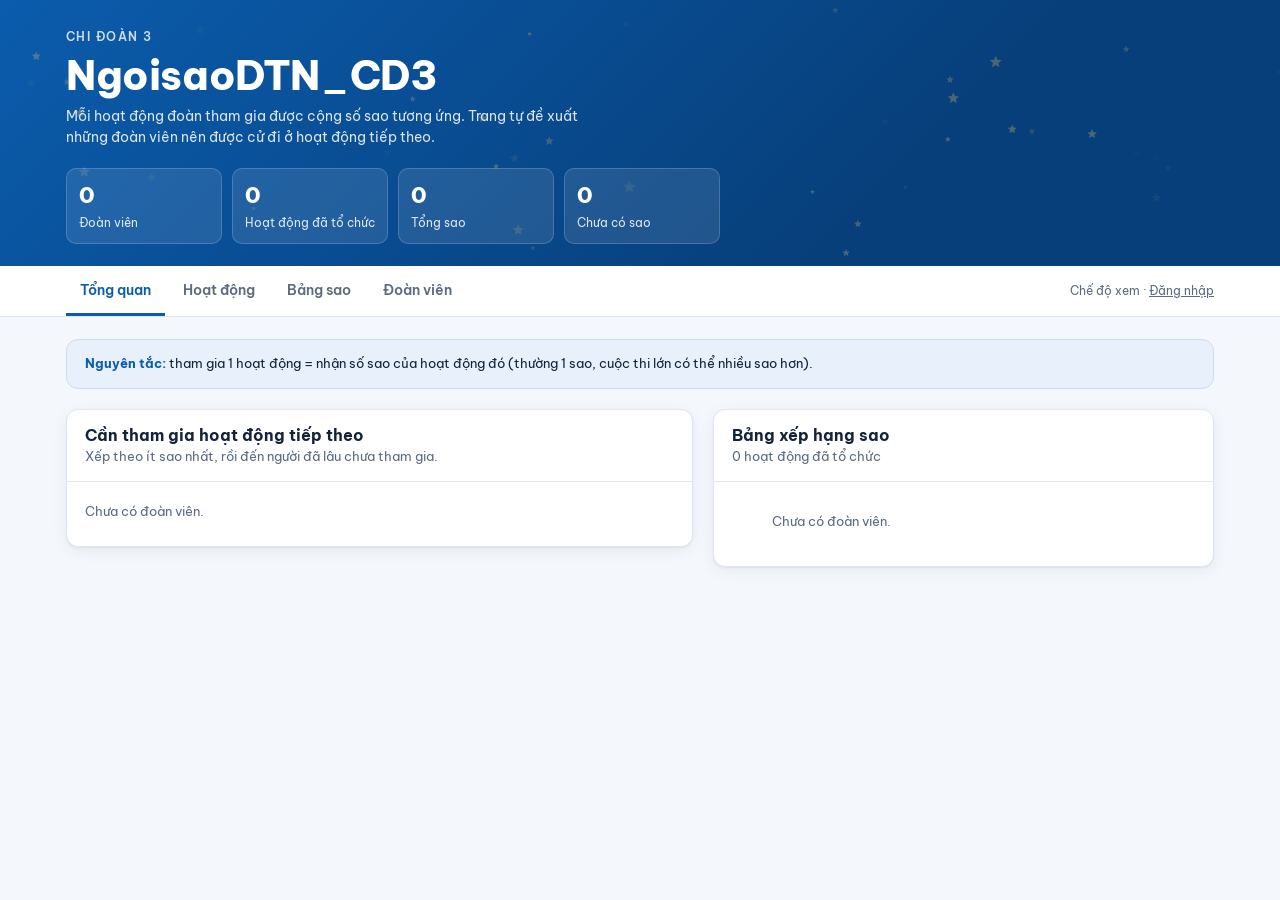
<file: NgoisaoDTN_CD3/index.html>
<!doctype html><html lang="vi"><head><meta charset="utf-8"><meta name="viewport" content="width=device-width,initial-scale=1,viewport-fit=cover"><meta name="robots" content="noindex,nofollow"><title>NgoisaoDTN_CD3</title><link rel="stylesheet" href="https://fonts.googleapis.com/css2?family=Be+Vietnam+Pro:wght@400;500;600;700;800&amp;display=swap"><style>:root{padding-top:env(safe-area-inset-top,0px);padding-bottom:env(safe-area-inset-bottom,0px)}body{margin:0;font:14px system-ui,sans-serif}img{max-width:100%}[hidden]{display:none!important}</style><style>
/* Layout: dải xanh thanh niên ở đầu trang, bên dưới là các tab công cụ; ô nhập & nút lưu dùng xanh lá VCB */
:root{
  --doan:#0b5cad; --doan-deep:#073f7a; --doan-soft:#e7f0fb; --doan-line:#c9dcf3;
  --vcb:#00704a; --vcb-deep:#005236; --vcb-lime:#7fbf3f; --vcb-soft:#e6f4ec;
  --star:#f2a900; --star-soft:#fff4d6;
  --bg:#f4f7fb; --surface:#ffffff; --surface-2:#f8fafd;
  --fg:#12233a; --muted:#5b6b80; --line:#dfe6ef;
  --warn:#c2410c; --warn-soft:#fdeee4; --danger:#b42318;
  --hero-fg:#ffffff;
  --f-body:"Be Vietnam Pro", "Segoe UI", system-ui, -apple-system, sans-serif;
  --shadow:0 1px 2px rgba(10,40,80,.06), 0 4px 16px rgba(10,40,80,.06);
  --r:12px;
}
@media (prefers-color-scheme: dark){:root:not([data-theme="light"]){
  --doan:#5aa2ef; --doan-deep:#0a3363; --doan-soft:#11284a; --doan-line:#1f3d66;
  --vcb:#3fbf86; --vcb-deep:#2a9a69; --vcb-lime:#9bd65e; --vcb-soft:#0f3324;
  --star:#ffc233; --star-soft:#3a2f10;
  --bg:#0b1422; --surface:#111d2f; --surface-2:#0e192a;
  --fg:#e6edf6; --muted:#9aabc0; --line:#22324a;
  --warn:#fb923c; --warn-soft:#3a2312; --danger:#f87171;
  --hero-fg:#ffffff; --shadow:0 1px 2px rgba(0,0,0,.3);
  color-scheme:dark}}
:root[data-theme="dark"]{
  --doan:#5aa2ef; --doan-deep:#0a3363; --doan-soft:#11284a; --doan-line:#1f3d66;
  --vcb:#3fbf86; --vcb-deep:#2a9a69; --vcb-lime:#9bd65e; --vcb-soft:#0f3324;
  --star:#ffc233; --star-soft:#3a2f10;
  --bg:#0b1422; --surface:#111d2f; --surface-2:#0e192a;
  --fg:#e6edf6; --muted:#9aabc0; --line:#22324a;
  --warn:#fb923c; --warn-soft:#3a2312; --danger:#f87171;
  --hero-fg:#ffffff; --shadow:0 1px 2px rgba(0,0,0,.3);
  color-scheme:dark}

*{box-sizing:border-box}
body{background:var(--bg);color:var(--fg);font-family:var(--f-body);font-size:14px;line-height:1.5}
.wrap{max-width:1180px;margin:0 auto;padding-left:max(16px,env(safe-area-inset-left,0px));padding-right:max(16px,env(safe-area-inset-right,0px))}
h1,h2,h3{text-wrap:balance;margin:0;line-height:1.2}
button{font:inherit;cursor:pointer}
:focus-visible{outline:2px solid var(--vcb);outline-offset:2px}
.num{font-variant-numeric:tabular-nums}

/* Hero */
.hero{background:linear-gradient(135deg,#0b5cad 0%,#073f7a 70%);color:var(--hero-fg);position:relative;overflow:hidden}
.hero canvas{position:absolute;inset:0;width:100%;height:100%;opacity:.35;pointer-events:none}
.hero .wrap{position:relative;padding-block:28px 22px;display:flex;flex-wrap:wrap;gap:20px;align-items:flex-end;justify-content:space-between}
.eyebrow{font-size:12px;letter-spacing:.12em;text-transform:uppercase;opacity:.8;font-weight:600}
.hero h1{font-size:clamp(26px,4.4vw,40px);font-weight:800;letter-spacing:-.01em;margin-top:6px}
.hero h1 .s{color:#ffd24d}
.hero p{margin:6px 0 0;opacity:.85;max-width:60ch}
.kpis{display:grid;grid-template-columns:repeat(4,minmax(0,1fr));gap:10px;min-width:min(100%,520px)}
.kpi{background:rgba(255,255,255,.1);border:1px solid rgba(255,255,255,.18);border-radius:10px;padding:10px 12px}
.kpi b{display:block;font-size:22px;font-weight:800;font-variant-numeric:tabular-nums}
.kpi span{font-size:12px;opacity:.85}
@media (max-width:640px){.kpis{grid-template-columns:repeat(2,minmax(0,1fr))}}

/* Tabs */
.tabs{position:sticky;top:env(safe-area-inset-top,0px);z-index:5;background:var(--surface);border-bottom:1px solid var(--line)}
body::before{content:"";position:fixed;inset:0 0 auto;height:env(safe-area-inset-top,0px);z-index:10;background:var(--surface)}
.tabs .wrap{display:flex;gap:4px;overflow-x:auto;align-items:center}
.tab{background:none;border:0;padding:14px 14px 12px;color:var(--muted);font-weight:600;border-bottom:3px solid transparent;white-space:nowrap}
.tab[aria-selected="true"]{color:var(--doan);border-color:var(--doan)}
.tabs .spacer{flex:1}
.sync{font-size:12px;color:var(--muted);white-space:nowrap;padding-left:8px}

main{padding-block:22px 48px}
.view{display:grid;gap:20px}
.grid2{display:grid;grid-template-columns:minmax(0,1.25fr) minmax(0,1fr);gap:20px;align-items:start}
@media (max-width:900px){.grid2{grid-template-columns:minmax(0,1fr)}}
.panel{background:var(--surface);border:1px solid var(--line);border-radius:var(--r);box-shadow:var(--shadow);min-width:0}
.panel-h{display:flex;flex-wrap:wrap;gap:8px 12px;align-items:center;justify-content:space-between;padding:16px 18px;border-bottom:1px solid var(--line)}
.panel-h h2{font-size:16px;font-weight:700}
.panel-h .sub{font-size:12.5px;color:var(--muted);margin-top:2px}
.panel-b{padding:14px 18px 18px}

/* Rules box */
.rules{display:flex;flex-wrap:wrap;gap:10px 22px;padding:14px 18px;background:var(--doan-soft);border:1px solid var(--doan-line);border-radius:var(--r);color:var(--fg);font-size:13px;align-items:center}
.rules b{color:var(--doan)}
.rules .target{display:flex;align-items:center;gap:8px;margin-left:auto}

/* Leaderboard */
.lb{list-style:none;margin:0;padding:0;display:grid}
.lb li{display:grid;grid-template-columns:28px minmax(0,1fr) auto;gap:12px;align-items:center;padding:10px 0;border-bottom:1px dashed var(--line)}
.lb li:last-child{border-bottom:0}
.rank{font-weight:800;color:var(--muted);text-align:center;font-variant-numeric:tabular-nums}
.lb li.top .rank{color:var(--star)}
.who{min-width:0}
.who .n{font-weight:600;white-space:nowrap;overflow:hidden;text-overflow:ellipsis}
.who .acts{font-size:12px;color:var(--muted);white-space:nowrap;overflow:hidden;text-overflow:ellipsis}
.bar{height:6px;border-radius:99px;background:var(--line);margin-top:6px;overflow:hidden}
.bar i{display:block;height:100%;background:linear-gradient(90deg,var(--star),#ffd24d);border-radius:99px}
.starcount{display:flex;align-items:center;gap:4px;font-weight:800;font-size:16px;font-variant-numeric:tabular-nums;color:var(--fg)}
.starcount svg{width:18px;height:18px;fill:var(--star)}

/* Suggestions */
.group{margin-top:4px}
.group+.group{margin-top:16px}
.group h3{font-size:12px;text-transform:uppercase;letter-spacing:.08em;color:var(--muted);font-weight:700;display:flex;align-items:center;gap:8px;margin-bottom:8px}
.dot{width:8px;height:8px;border-radius:50%}
.sugg{display:grid;gap:8px}
.sg{display:flex;align-items:center;gap:10px;padding:10px 12px;border-radius:10px;background:var(--surface-2);border:1px solid var(--line)}
.sg.hi{border-left:4px solid var(--warn)}
.sg.mid{border-left:4px solid var(--star)}
.sg .who{flex:1}
.pill{display:inline-flex;align-items:center;gap:4px;font-size:11.5px;font-weight:600;padding:2px 8px;border-radius:99px;white-space:nowrap}
.pill.warn{background:var(--warn-soft);color:var(--warn)}
.pill.star{background:var(--star-soft);color:var(--fg)}
.pill.ok{background:var(--vcb-soft);color:var(--vcb)}
.pill.blue{background:var(--doan-soft);color:var(--doan)}
.pill.grey{background:var(--line);color:var(--muted)}
.avatar{width:34px;height:34px;flex:none;border-radius:50%;display:grid;place-items:center;font-weight:700;font-size:12.5px;color:#fff;background:var(--doan)}
.avatar.f{background:#c2569a}
.leave{font-size:12.5px;color:var(--muted);margin-top:14px;padding-top:12px;border-top:1px solid var(--line)}

/* Activities */
.acts-list{display:grid;grid-template-columns:repeat(auto-fill,minmax(300px,1fr));gap:14px}
.act{background:var(--surface);border:1px solid var(--line);border-radius:var(--r);padding:14px 16px;display:grid;gap:10px;align-content:start;box-shadow:var(--shadow)}
.act.up{border:1.5px dashed var(--doan)}
.act-top{display:flex;gap:10px;align-items:flex-start;justify-content:space-between}
.act h3{font-size:15px;font-weight:700}
.act .meta{font-size:12px;color:var(--muted);display:flex;flex-wrap:wrap;gap:4px 10px;margin-top:3px}
.stars-badge{display:inline-flex;align-items:center;gap:3px;background:var(--star-soft);color:var(--fg);font-weight:800;padding:4px 9px;border-radius:8px;white-space:nowrap;font-variant-numeric:tabular-nums}
.stars-badge svg{width:14px;height:14px;fill:var(--star)}
.chips{display:flex;flex-wrap:wrap;gap:6px}
.chip{font-size:12px;padding:3px 9px;border-radius:99px;background:var(--doan-soft);color:var(--doan);font-weight:500}
.chip.sugg{background:var(--warn-soft);color:var(--warn)}
.act-actions{display:flex;flex-wrap:wrap;gap:8px}
.empty{color:var(--muted);font-size:13px;padding:6px 0}

/* Buttons & inputs (VCB green) */
.btn{border:1px solid var(--line);background:var(--surface);color:var(--fg);padding:7px 12px;border-radius:8px;font-weight:600;font-size:13px}
.btn:hover{border-color:var(--vcb)}
.btn.primary{background:var(--vcb);border-color:var(--vcb);color:#fff}
.btn.primary:hover{background:var(--vcb-deep)}
.btn.ghost{background:none;border-color:transparent;color:var(--vcb)}
.btn.danger{color:var(--danger)}
.btn.danger.armed{background:var(--danger);color:#fff;border-color:var(--danger)}
.btn:disabled{opacity:.5;cursor:not-allowed}
.field{display:grid;gap:5px}
.field label{font-size:12.5px;font-weight:600;color:var(--vcb)}
input[type=text],input[type=number],input[type=date],input[type=email],input[type=tel],select,textarea{
  font:inherit;color:var(--fg);background:var(--vcb-soft);border:1.5px solid color-mix(in srgb,var(--vcb) 35%,transparent);
  border-radius:8px;padding:8px 10px;width:100%;min-width:0}
input:focus,select:focus,textarea:focus{outline:none;border-color:var(--vcb);box-shadow:0 0 0 3px color-mix(in srgb,var(--vcb) 22%,transparent);background:var(--surface)}
.target input{width:64px;padding:5px 8px;text-align:center}
.form-grid{display:grid;grid-template-columns:repeat(2,minmax(0,1fr));gap:12px}
.form-grid .full{grid-column:1/-1}
@media (max-width:520px){.form-grid{grid-template-columns:minmax(0,1fr)}}
.check-list{display:grid;grid-template-columns:repeat(auto-fill,minmax(190px,1fr));gap:6px;max-height:260px;overflow:auto;padding:8px;border:1.5px solid color-mix(in srgb,var(--vcb) 35%,transparent);border-radius:8px;background:var(--vcb-soft)}
.check-list label{display:flex;gap:8px;align-items:center;font-size:13px;padding:4px 6px;border-radius:6px;cursor:pointer}
.check-list label:hover{background:var(--surface)}
.check-list input{accent-color:var(--vcb);width:16px;height:16px}
.check-list .hint{font-size:11px;color:var(--warn);margin-left:auto}

/* Matrix */
.mx-wrap{overflow-x:auto}
table.mx{border-collapse:separate;border-spacing:0;width:100%;font-size:13px}
.mx th,.mx td{padding:8px 10px;border-bottom:1px solid var(--line);text-align:center;white-space:nowrap}
.mx thead th{font-size:11.5px;font-weight:700;color:var(--muted);vertical-align:bottom;background:var(--surface-2)}
.mx thead th.actcol{max-width:120px;white-space:normal;line-height:1.3}
.mx thead th.up{color:var(--doan)}
.mx th.name,.mx td.name{text-align:left;position:sticky;left:0;background:var(--surface);z-index:1}
.mx thead th.name{background:var(--surface-2)}
.mx td.total{font-weight:800;font-variant-numeric:tabular-nums}
.cell{width:30px;height:30px;border-radius:8px;border:1.5px solid var(--line);background:none;display:inline-grid;place-items:center;padding:0;color:var(--muted)}
.cell svg{width:16px;height:16px}
.cell.on{background:var(--star-soft);border-color:var(--star)}
.cell.on svg{fill:var(--star)}
.cell.plan{border-style:dashed;border-color:var(--doan);background:var(--doan-soft)}
.cell.plan svg{fill:none;stroke:var(--doan);stroke-width:2}
.cell:not(:disabled):hover{border-color:var(--vcb)}
.cell:disabled{cursor:default}
.legend{display:flex;flex-wrap:wrap;gap:14px;font-size:12px;color:var(--muted);align-items:center}
.legend .cell{width:20px;height:20px;border-radius:5px;vertical-align:middle}
.legend .cell svg{width:11px;height:11px}

/* Members table */
table.mem{width:100%;border-collapse:collapse;font-size:13px}
.mem th{font-size:11.5px;color:var(--muted);text-transform:uppercase;letter-spacing:.06em;text-align:left;padding:8px 10px;border-bottom:1px solid var(--line);background:var(--surface-2);white-space:nowrap}
.mem td{padding:9px 10px;border-bottom:1px solid var(--line);vertical-align:middle}
.mem td .n{font-weight:600}
.mem td.c{white-space:nowrap}
.toolbar{display:flex;flex-wrap:wrap;gap:10px;align-items:center}
.toolbar input{max-width:260px}

/* Modal */
.overlay{position:fixed;inset:0;background:rgba(5,20,40,.5);z-index:20;display:grid;place-items:center;padding:max(16px,env(safe-area-inset-top,0px)) max(16px,env(safe-area-inset-right,0px)) max(16px,env(safe-area-inset-bottom,0px)) max(16px,env(safe-area-inset-left,0px))}
.modal{background:var(--surface);border-radius:14px;width:min(640px,100%);max-height:100%;overflow:auto;box-shadow:0 20px 60px rgba(0,0,0,.3)}
.modal-h{padding:16px 20px;border-bottom:1px solid var(--line);display:flex;justify-content:space-between;align-items:center;background:var(--doan);color:#fff;border-radius:14px 14px 0 0}
.modal-h h2{font-size:16px}
.modal-h button{background:none;border:0;color:#fff;font-size:22px;line-height:1}
.modal-b{padding:18px 20px;display:grid;gap:14px}
.modal-f{padding:14px 20px;border-top:1px solid var(--line);display:flex;gap:8px;justify-content:space-between;flex-wrap:wrap}
.modal-f .r{display:flex;gap:8px;margin-left:auto}
.err{color:var(--danger);font-size:12.5px}

.toast{position:fixed;left:50%;transform:translateX(-50%);bottom:calc(20px + env(safe-area-inset-bottom,0px));background:var(--fg);color:var(--bg);padding:10px 16px;border-radius:10px;font-weight:600;z-index:30;box-shadow:var(--shadow)}
.state{padding:40px 20px;text-align:center;color:var(--muted)}
.state b{display:block;color:var(--fg);font-size:16px;margin-bottom:6px}
@media (prefers-reduced-motion:reduce){*{transition:none!important;animation:none!important}}
</style></head><body><svg width="0" height="0" style="position:absolute" aria-hidden="true">
  <symbol id="star" viewBox="0 0 24 24"><path d="M12 2.5l2.9 6.1 6.6.8-4.9 4.6 1.3 6.6L12 17.3l-5.9 3.3 1.3-6.6L2.5 9.4l6.6-.8z"></path></symbol>
</svg><header class="hero">
  <canvas id="sky" aria-hidden="true"></canvas>
  <div class="wrap">
    <div>
      <div class="eyebrow">Chi đoàn 3</div>
      <h1>NgoisaoDTN_CD3</h1>
      <p>Mỗi hoạt động đoàn tham gia được cộng số sao tương ứng. Trang tự đề xuất những đoàn viên nên được cử đi ở hoạt động tiếp theo.</p>
    </div>
    <div class="kpis" id="kpis">
      <div class="kpi"><b class="num">–</b><span>Đoàn viên</span></div>
      <div class="kpi"><b class="num">–</b><span>Hoạt động đã tổ chức</span></div>
      <div class="kpi"><b class="num">–</b><span>Tổng sao</span></div>
      <div class="kpi"><b class="num">–</b><span>Chưa có sao</span></div>
    </div>
  </div>
</header><nav class="tabs" aria-label="Chuyển trang">
  <div class="wrap" role="tablist">
    <button class="tab" role="tab" data-view="tong-quan" aria-selected="true">Tổng quan</button>
    <button class="tab" role="tab" data-view="hoat-dong" aria-selected="false">Hoạt động</button>
    <button class="tab" role="tab" data-view="diem-danh" aria-selected="false">Bảng sao</button>
    <button class="tab" role="tab" data-view="doan-vien" aria-selected="false">Đoàn viên</button>
    <span class="spacer"></span>
    <span class="sync" id="sync">Đang kết nối…</span>
  </div>
</nav><main class="wrap" id="app"></main><div id="modal-root"></div><script>window.__SNAPSHOT__={"at": "2026-01-01T00:00:00.000Z", "settings": {"targetStars": 3}, "members": [], "activities": []};</script><script id="app-js">
(() => {
"use strict";
const SNAP = window.__SNAPSHOT__ || null;   // có dữ liệu nhúng sẵn = bản chỉ xem
const PUB = !!SNAP;
const SHELL = (() => {
  const style = [...document.querySelectorAll("style")].find(s => s.textContent.includes("--doan"));
  const font = document.querySelector('link[href*="fonts.googleapis.com/css2"]');
  const parts = ["svg[aria-hidden]", "header.hero", "nav.tabs"].map(s => document.querySelector(s)?.outerHTML || "");
  return { style: style ? style.outerHTML : "", font: font ? font.outerHTML : "", body: parts.join(""), js: document.getElementById("app-js").textContent };
})();
const STAR = '<svg aria-hidden="true"><use href="#star"/></svg>';
const TYPES = ["Văn nghệ","Lễ tân","Thể thao","Sự kiện","Cuộc thi","Tình nguyện","Học tập","Khác"];
const S = { members: [], activities: [], settings: { targetStars: 3 }, loaded: { m:false, a:false, s:false }, canWrite: true, view: "tong-quan", search: "" };
let db = null, downloads = null;

const $ = (s, r=document) => r.querySelector(s);
const esc = s => String(s ?? "").replace(/[&<>"']/g, c => ({"&":"&amp;","<":"&lt;",">":"&gt;",'"':"&quot;","'":"&#39;"}[c]));
const initials = n => { const p = String(n||"").trim().split(/\s+/); return ((p.length>1?p[p.length-2][0]:"")+(p[p.length-1]||"?")[0]).toUpperCase(); };
const shortName = n => { const p = String(n||"").trim().split(/\s+/); return p.slice(-2).join(" "); };
const isFemale = m => /n[ữu]/i.test(m.gender||"");
const fmtDate = d => { if(!d) return ""; const [y,mo,da] = d.split("-"); return da && mo ? `${da}/${mo}/${y}` : d; };

function toast(msg){ const t=document.createElement("div"); t.className="toast"; t.textContent=msg; document.body.appendChild(t); setTimeout(()=>t.remove(),2400); }

/* ---------- write queue: one write at a time per document ---------- */
const queues = new Map();
function write(path, fn){
  const prev = queues.get(path) || Promise.resolve();
  const next = prev.catch(()=>{}).then(fn).catch(e => {
    if (e && e.code === "invalid_argument") { S.canWrite = false; render(); toast("Bạn chỉ có quyền xem trang này."); }
    else if (e && e.code === "quota_exceeded") toast("Bộ nhớ đã đầy, hãy xóa bớt dữ liệu cũ.");
    else toast("Chưa lưu được, thử lại sau ít phút.");
    throw e;
  });
  queues.set(path, next); return next;
}

/* ---------- derived stats ---------- */
function doneActs(){ return S.activities.filter(a => a.status !== "upcoming").sort(byActOrder); }
function upActs(){ return S.activities.filter(a => a.status === "upcoming").sort(byActOrder); }
function byActOrder(a,b){ return ((a.order??0)-(b.order??0)) || (a.date||"").localeCompare(b.date||""); }
function activeMembers(){ return S.members.filter(m => m.status !== "leave"); }

function stats(){
  const done = doneActs();
  const map = new Map();
  for (const m of S.members) map.set(m.id, { m, stars:0, count:0, acts:[], lastIdx:-1, planned:[] });
  done.forEach((a, i) => (a.participants||[]).forEach(id => { const s = map.get(id); if(!s) return; s.stars += Number(a.stars)||0; s.count++; s.acts.push(a); s.lastIdx = i; }));
  for (const a of upActs()) (a.participants||[]).forEach(id => { const s = map.get(id); if (s) s.planned.push(a); });
  for (const s of map.values()) s.missed = done.length - 1 - s.lastIdx; // hoạt động liên tiếp đã lỡ
  return map;
}
function priorityList(st){
  return activeMembers().map(m => st.get(m.id)).sort((x,y) => x.stars-y.stars || y.missed-x.missed || x.count-y.count || x.m.name.localeCompare(y.m.name,"vi"));
}

/* ---------- render ---------- */
function render(){
  const ready = S.loaded.m && S.loaded.a;
  const app = $("#app");
  if (!db && !PUB) { app.innerHTML = `<div class="state"><b>Chưa kết nối được kho dữ liệu</b>Hãy mở trang khi đã đăng nhập claude.ai để xem và cập nhật danh sách đoàn viên.</div>`; return; }
  if (!ready) return;
  const st = stats();
  renderKpis(st);
  document.querySelectorAll(".tab").forEach(t => t.setAttribute("aria-selected", String(t.dataset.view === S.view)));
  const scrollY = window.scrollY;
  if (S.view === "tong-quan") app.innerHTML = viewOverview(st);
  else if (S.view === "hoat-dong") app.innerHTML = viewActivities(st);
  else if (S.view === "diem-danh") app.innerHTML = viewMatrix(st);
  else app.innerHTML = viewMembers(st);
  const si = $("#mem-search"); if (si && document.activeElement !== si && S._focusSearch) { si.focus(); si.setSelectionRange(si.value.length, si.value.length); S._focusSearch=false; }
  window.scrollTo(0, scrollY);
}

function renderKpis(st){
  const act = activeMembers();
  const total = [...st.values()].reduce((s,x)=>s+x.stars,0);
  const zero = act.filter(m => st.get(m.id).stars === 0).length;
  const vals = [S.members.length, doneActs().length, total, zero];
  document.querySelectorAll("#kpis .kpi b").forEach((b,i) => b.textContent = vals[i]);
}

function memberLine(s, extra=""){
  const m = s.m;
  return `<div class="avatar ${isFemale(m)?"f":""}" aria-hidden="true">${esc(initials(m.name))}</div>
    <div class="who"><div class="n">${esc(m.name)}</div>${extra}</div>`;
}

function viewOverview(st){
  const ranked = [...st.values()].filter(s => s.m.status!=="leave").sort((a,b)=> b.stars-a.stars || b.count-a.count || a.m.name.localeCompare(b.m.name,"vi"));
  const max = Math.max(...ranked.map(r=>r.stars), 1);
  let rank = 0, prev = null;
  const lb = ranked.map((s,i) => {
    if (s.stars !== prev) { rank = i+1; prev = s.stars; }
    const acts = s.acts.length ? s.acts.map(a=>a.name).join(" · ") : "Chưa tham gia hoạt động nào";
    return `<li class="${rank<=3 && s.stars>0?"top":""}"><span class="rank">${rank}</span>
      <div class="who"><div class="n">${esc(s.m.name)}</div><div class="acts">${esc(acts)}</div>
      <div class="bar"><i style="width:${Math.min(100, s.stars/max*100)}%"></i></div></div>
      <span class="starcount">${s.stars}${STAR}</span></li>`;
  }).join("");

  const pr = priorityList(st);
  const none = pr.filter(s => s.stars === 0);
  const rest = pr.filter(s => s.stars > 0);
  const done = doneActs().length;
  const sg = (s, cls) => {
    const missTxt = s.count === 0 ? `Chưa tham gia hoạt động nào` : `Lần gần nhất: ${esc(s.acts[s.acts.length-1].name)}`;
    const pills = [];
    if (s.count === 0) pills.push(`<span class="pill warn">0 sao</span>`);
    else pills.push(`<span class="pill star">${s.stars} sao</span>`);
    if (s.planned.length) pills.push(`<span class="pill blue">Đã cử: ${esc(s.planned[0].name)}</span>`);
    if (!PUB && !s.m.fee) pills.push(`<span class="pill grey">Chưa đóng đoàn phí</span>`);
    return `<div class="sg ${cls}">${memberLine(s, `<div class="acts">${missTxt}</div>`)}<div class="chips" style="justify-content:flex-end">${pills.join("")}</div></div>`;
  };
  const leave = S.members.filter(m => m.status === "leave");

  return `<div class="view">
    <div class="rules">
      <span><b>Nguyên tắc:</b> tham gia 1 hoạt động = nhận số sao của hoạt động đó (thường 1 sao, cuộc thi lớn có thể nhiều sao hơn).</span>
    </div>
    <div class="grid2">
      <section class="panel">
        <div class="panel-h"><div><h2>Cần tham gia hoạt động tiếp theo</h2>
          <div class="sub">Xếp theo ít sao nhất, rồi đến người đã lâu chưa tham gia.</div></div>
          ${S.canWrite?`<button class="btn primary" data-act="new-activity">+ Hoạt động sắp tới</button>`:""}</div>
        <div class="panel-b">
          ${none.length?`<div class="group"><h3><span class="dot" style="background:var(--warn)"></span>Ưu tiên cử ngay · chưa có sao (${none.length})</h3><div class="sugg">${none.map(s=>sg(s,"hi")).join("")}</div></div>`:""}
          ${rest.length?`<div class="group"><h3><span class="dot" style="background:var(--star)"></span>Đã có sao · xếp từ ít đến nhiều (${rest.length})</h3><div class="sugg">${rest.map(s=>sg(s,"mid")).join("")}</div></div>`:""}
          ${!none.length && !rest.length ? `<div class="empty">Chưa có đoàn viên.</div>`:""}
          ${leave.length?`<div class="leave">Tạm nghỉ, không tính vào đề xuất: ${leave.map(m=>`<b>${esc(m.name)}</b>${m.note?` (${esc(m.note)})`:""}`).join(", ")}</div>`:""}
        </div>
      </section>
      <section class="panel">
        <div class="panel-h"><div><h2>Bảng xếp hạng sao</h2><div class="sub">${done} hoạt động đã tổ chức</div></div></div>
        <div class="panel-b"><ol class="lb">${lb || `<li><span></span><div class="empty">Chưa có đoàn viên.</div><span></span></li>`}</ol></div>
      </section>
    </div>
  </div>`;
}

function actCard(a, st){
  const parts = (a.participants||[]).map(id => st.get(id)).filter(Boolean);
  const up = a.status === "upcoming";
  const slots = Number(a.slots)||0;
  let sugg = "";
  if (up && S.canWrite) {
    const need = Math.max(0, slots - parts.length);
    if (need > 0) {
      const picks = priorityList(st).filter(s => !(a.participants||[]).includes(s.m.id) && !s.planned.length).slice(0, need);
      const picks2 = picks.length < need ? priorityList(st).filter(s => !(a.participants||[]).includes(s.m.id) && !picks.includes(s)).slice(0, need-picks.length) : [];
      const all = picks.concat(picks2);
      if (all.length) sugg = `<div><div class="meta" style="margin-bottom:6px">Đề xuất cử thêm ${all.length} người (ít sao nhất):</div>
        <div class="chips">${all.map(s=>`<span class="chip sugg">${esc(shortName(s.m.name))} · ${s.stars}★</span>`).join("")}</div>
        <div class="act-actions" style="margin-top:8px"><button class="btn primary" data-act="assign" data-id="${a.id}" data-ids="${all.map(s=>s.m.id).join(",")}">Phân công những người này</button></div></div>`;
    }
  }
  return `<article class="act ${up?"up":""}">
    <div class="act-top"><div><h3>${esc(a.name)}</h3>
      <div class="meta">${a.type?`<span>${esc(a.type)}</span>`:""}${a.date?`<span>${fmtDate(a.date)}</span>`:""}
      <span>${up?`<b style="color:var(--doan)">Sắp diễn ra</b>${slots?` · cần ${slots} người`:""}`:"Đã diễn ra"}</span></div></div>
      <span class="stars-badge">+${Number(a.stars)||0}${STAR}</span></div>
    <div><div class="meta" style="margin-bottom:6px">${up?"Đã phân công":"Đã tham gia"}: ${parts.length} người</div>
      <div class="chips">${parts.length?parts.map(s=>`<span class="chip">${esc(shortName(s.m.name))}</span>`).join(""):`<span class="empty">Chưa có ai</span>`}</div></div>
    ${sugg}
    ${S.canWrite?`<div class="act-actions"><button class="btn" data-act="edit-activity" data-id="${a.id}">Sửa / điểm danh</button>
      ${up?`<button class="btn ghost" data-act="mark-done" data-id="${a.id}">Đánh dấu đã diễn ra → cộng sao</button>`:""}</div>`:""}
  </article>`;
}

function viewActivities(st){
  const up = upActs(), done = doneActs().reverse();
  return `<div class="view">
    <section class="panel"><div class="panel-h"><div><h2>Hoạt động sắp tới</h2><div class="sub">Nhập số người cần, trang sẽ gợi ý đoàn viên ít sao nhất. Sao chỉ được cộng khi hoạt động được đánh dấu đã diễn ra.</div></div>
      ${S.canWrite?`<button class="btn primary" data-act="new-activity">+ Thêm hoạt động</button>`:""}</div>
      <div class="panel-b">${up.length?`<div class="acts-list">${up.map(a=>actCard(a,st)).join("")}</div>`:`<div class="empty">Chưa có hoạt động sắp tới. Bấm “Thêm hoạt động”, chọn trạng thái “Sắp diễn ra” và số người cần để nhận đề xuất.</div>`}</div></section>
    <section class="panel"><div class="panel-h"><div><h2>Đã tổ chức (${done.length})</h2><div class="sub">Mới nhất ở trên</div></div>
      ${S.canWrite&&!PUB?`<div class="toolbar"><button class="btn" data-act="export">Xuất bảng sao (CSV)</button><button class="btn primary" data-act="export-html">Xuất trang xem (HTML)</button></div>`:""}</div>
      <div class="panel-b">${done.length?`<div class="acts-list">${done.map(a=>actCard(a,st)).join("")}</div>`:`<div class="empty">Chưa có hoạt động nào.</div>`}</div></section>
  </div>`;
}

function viewMatrix(st){
  const acts = doneActs().concat(upActs());
  const rows = S.members.slice().sort((a,b)=>(a.order??999)-(b.order??999)).map((m,i) => {
    const s = st.get(m.id);
    const cells = acts.map(a => {
      const on = (a.participants||[]).includes(m.id); const up = a.status === "upcoming";
      return `<td><button class="cell ${on?(up?"plan":"on"):""}" data-act="toggle" data-a="${a.id}" data-m="${m.id}" ${S.canWrite?"":"disabled"} aria-pressed="${on}" aria-label="${esc(m.name)} – ${esc(a.name)}">${on?STAR:""}</button></td>`;
    }).join("");
    return `<tr><td class="num">${i+1}</td><td class="name"><b>${esc(m.name)}</b>${m.status==="leave"?` <span class="pill grey">Tạm nghỉ</span>`:""}</td>${cells}<td class="total">${s.stars}</td></tr>`;
  }).join("");
  return `<div class="view"><section class="panel">
    <div class="panel-h"><div><h2>Bảng sao theo hoạt động</h2><div class="sub">Giống file Excel: mỗi cột là một hoạt động. Bấm vào ô để điểm danh hoặc bỏ điểm danh.</div></div>
      <div class="legend"><span><span class="cell on">${STAR}</span> Đã tham gia</span><span><span class="cell plan">${STAR}</span> Đã phân công (sắp tới)</span></div></div>
    <div class="mx-wrap"><table class="mx"><thead><tr><th>STT</th><th class="name">Họ và tên</th>
      ${acts.map((a,i)=>`<th class="actcol ${a.status==="upcoming"?"up":""}">HĐ ${i+1}<br>${esc(a.name)}<br><span style="color:var(--star)">+${Number(a.stars)||0}★</span></th>`).join("")}
      <th>Tổng sao</th></tr></thead><tbody>${rows}</tbody></table></div>
  </section></div>`;
}

function viewMembers(st){
  const q = S.search.trim().toLowerCase();
  const list = S.members.slice().sort((a,b)=>(a.order??999)-(b.order??999)).filter(m => !q || (m.name||"").toLowerCase().includes(q));
  const rows = list.map((m,i) => {
    const s = st.get(m.id);
    return `<tr><td class="num">${i+1}</td>
      <td><div style="display:flex;gap:10px;align-items:center"><div class="avatar ${isFemale(m)?"f":""}" aria-hidden="true">${esc(initials(m.name))}</div><div><div class="n">${esc(m.name)}</div>${PUB?"":`<div style="font-size:12px;color:var(--muted)">${esc(m.email||"")}</div>`}</div></div></td>
      <td class="c">${esc(m.gender||"")}</td>${PUB?"":`<td class="c num">${esc(m.dob||"")}</td><td class="c num">${esc(m.phone||"")}</td>
      <td class="c">${m.fee?`<span class="pill ok">Đã đóng</span>`:`<span class="pill warn">Chưa đóng</span>`}</td>`}
      <td class="c">${m.status==="leave"?`<span class="pill grey">Tạm nghỉ${m.note?" · "+esc(m.note):""}</span>`:`<span class="pill blue">Đang sinh hoạt</span>`}</td>
      <td class="c"><span class="starcount" style="font-size:14px">${s.stars}${STAR}</span></td>
      <td class="c">${S.canWrite?`<button class="btn" data-act="edit-member" data-id="${m.id}">Sửa</button>`:""}</td></tr>`;
  }).join("");
  return `<div class="view"><section class="panel">
    <div class="panel-h"><div><h2>Danh sách đoàn viên (${S.members.length})</h2><div class="sub">Chi đoàn 3</div></div>
      <div class="toolbar"><input type="text" id="mem-search" placeholder="Tìm theo tên…" value="${esc(S.search)}" aria-label="Tìm đoàn viên">
      ${S.canWrite?`<button class="btn primary" data-act="new-member">+ Thêm đoàn viên</button>`:""}</div></div>
    <div class="mx-wrap"><table class="mem"><thead><tr><th>STT</th><th>Họ và tên</th><th>Giới tính</th>${PUB?"":"<th>Ngày sinh</th><th>SĐT</th><th>Đoàn phí</th>"}<th>Trạng thái</th><th>Sao</th><th></th></tr></thead>
    <tbody>${rows || `<tr><td colspan="${PUB?6:9}" class="empty">Không tìm thấy đoàn viên.</td></tr>`}</tbody></table></div>
  </section></div>`;
}

/* ---------- modals ---------- */
function openModal(title, body, onSave, onDelete){
  const root = $("#modal-root");
  root.innerHTML = `<div class="overlay" id="ov"><div class="modal" role="dialog" aria-modal="true" aria-labelledby="mt">
    <div class="modal-h"><h2 id="mt">${esc(title)}</h2><button type="button" data-close aria-label="Đóng">×</button></div>
    <form id="mf"><div class="modal-b">${body}<div class="err" id="merr"></div></div>
    <div class="modal-f">${onDelete?`<button type="button" class="btn danger" id="mdel">Xóa</button>`:""}<div class="r"><button type="button" class="btn" data-close>Hủy</button><button type="submit" class="btn primary">Lưu</button></div></div></form></div></div>`;
  const close = () => root.innerHTML = "";
  root.querySelectorAll("[data-close]").forEach(b => b.onclick = close);
  $("#ov").addEventListener("mousedown", e => { if (e.target.id === "ov") close(); });
  document.addEventListener("keydown", function k(e){ if(e.key==="Escape"){ close(); document.removeEventListener("keydown",k);} });
  $("#mf").onsubmit = async e => { e.preventDefault(); let err = onSave(new FormData(e.target), e.target); if (err && err.then) { const sb = e.target.querySelector("[type=submit]"); sb.disabled = true; $("#merr").textContent = ""; try { err = await err; } finally { sb.disabled = false; } } if (typeof err === "string") { $("#merr").textContent = err; return; } close(); };
  const del = $("#mdel");
  if (del) del.onclick = () => { if (!del.classList.contains("armed")) { del.classList.add("armed"); del.textContent = "Bấm lần nữa để xóa"; return; } onDelete(); close(); };
  const first = root.querySelector("input,select"); first && first.focus();
}

function activityForm(a){
  const st = stats();
  a = a || { name:"", type:"Sự kiện", date:"", stars:1, status:"upcoming", slots:3, participants:[] };
  const sel = new Set(a.participants||[]);
  const pr = priorityList(st);
  const ordered = pr.concat(S.members.filter(m=>m.status==="leave").map(m=>st.get(m.id)));
  const checks = ordered.map(s => `<label><input type="checkbox" name="p" value="${s.m.id}" ${sel.has(s.m.id)?"checked":""}>${esc(s.m.name)}<span class="hint">${s.m.status==="leave"?"nghỉ":s.stars+"★"}</span></label>`).join("");
  const body = `<div class="form-grid">
    <div class="field full"><label for="f-name">Tên hoạt động</label><input type="text" id="f-name" name="name" required value="${esc(a.name)}" placeholder="VD: Hiến máu nhân đạo tháng 11"></div>
    <div class="field"><label for="f-date">Ngày</label><input type="date" id="f-date" name="date" value="${esc(a.date||"")}"></div>
    <div class="field"><label for="f-stars">Số sao khi tham gia</label><input type="number" id="f-stars" name="stars" min="0" max="20" value="${Number(a.stars)||0}"></div>
    <div class="field"><label for="f-status">Trạng thái</label><select id="f-status" name="status"><option value="upcoming" ${a.status==="upcoming"?"selected":""}>Sắp diễn ra</option><option value="done" ${a.status!=="upcoming"?"selected":""}>Đã diễn ra (cộng sao)</option></select></div>
    <div class="field full"><label>Người tham gia / được phân công <span style="color:var(--muted);font-weight:400">(xếp theo ưu tiên: ít sao ở trên)</span></label><div class="check-list">${checks}</div></div>
  </div>`;
  return body;
}

function editActivity(id){
  const a = id ? S.activities.find(x=>x.id===id) : null;
  openModal(a?"Sửa hoạt động":"Thêm hoạt động", activityForm(a), (fd) => {
    const name = String(fd.get("name")||"").trim(); if (!name) return "Hãy nhập tên hoạt động.";
    const data = { name, type: a?.type||"", date: fd.get("date")||"", stars: Math.max(0, Number(fd.get("stars"))||0),
      status: fd.get("status"), slots: Number(a?.slots)||0, participants: fd.getAll("p"),
      order: a ? (a.order ?? 0) : (Math.max(0,...S.activities.map(x=>x.order||0))+1) };
    const ref = a ? db.collection("activities").doc(a.id) : db.collection("activities").doc();
    write(ref.path, () => ref.set(data)).then(()=>toast(a?"Đã lưu hoạt động":"Đã thêm hoạt động"));
  }, a ? () => { const ref = db.collection("activities").doc(a.id); write(ref.path, ()=>ref.delete()).then(()=>toast("Đã xóa hoạt động")); } : null);
}

function editMember(id){
  const m = id ? S.members.find(x=>x.id===id) : { name:"", gender:"Nữ", dob:"", email:"", phone:"", fee:true, status:"active", note:"" };
  const body = `<div class="form-grid">
    <div class="field full"><label for="m-name">Họ và tên</label><input type="text" id="m-name" name="name" required value="${esc(m.name)}"></div>
    <div class="field"><label for="m-gender">Giới tính</label><select id="m-gender" name="gender">${["Nam","Nữ"].map(g=>`<option ${(m.gender||"").trim()===g?"selected":""}>${g}</option>`).join("")}</select></div>
    ${PUB?"":`<div class="field"><label for="m-dob">Ngày sinh</label><input type="text" id="m-dob" name="dob" value="${esc(m.dob)}" placeholder="dd/mm/yyyy"></div>`}
    ${PUB?"":`<div class="field"><label for="m-email">Email</label><input type="email" id="m-email" name="email" value="${esc(m.email)}"></div>`}
    ${PUB?"":`<div class="field"><label for="m-phone">Số điện thoại</label><input type="tel" id="m-phone" name="phone" value="${esc(m.phone)}"></div>`}
    ${PUB?"":`<div class="field"><label for="m-fee">Đoàn phí</label><select id="m-fee" name="fee"><option value="1" ${m.fee?"selected":""}>Đã đóng</option><option value="0" ${!m.fee?"selected":""}>Chưa đóng</option></select></div>`}
    <div class="field"><label for="m-status">Trạng thái</label><select id="m-status" name="status"><option value="active" ${m.status!=="leave"?"selected":""}>Đang sinh hoạt</option><option value="leave" ${m.status==="leave"?"selected":""}>Tạm nghỉ (không đề xuất)</option></select></div>
    ${PUB?"":`<div class="field full"><label for="m-note">Ghi chú</label><input type="text" id="m-note" name="note" value="${esc(m.note)}" placeholder="VD: Nghỉ thai sản"></div>`}
  </div>`;
  openModal(id?"Sửa đoàn viên":"Thêm đoàn viên", body, fd => {
    const name = String(fd.get("name")||"").trim(); if (!name) return "Hãy nhập họ tên.";
    const data = PUB ? { name, gender: fd.get("gender"), status: fd.get("status"), fee: true, order: id ? (m.order ?? 0) : (Math.max(0,...S.members.map(x=>x.order||0))+1) } : { name, gender: fd.get("gender"), dob: String(fd.get("dob")||"").trim(), email: String(fd.get("email")||"").trim(), phone: String(fd.get("phone")||"").trim(),
      fee: fd.get("fee")==="1", status: fd.get("status"), note: String(fd.get("note")||"").trim(),
      order: id ? (m.order ?? 0) : (Math.max(0,...S.members.map(x=>x.order||0))+1) };
    const ref = id ? db.collection("members").doc(id) : db.collection("members").doc();
    write(ref.path, ()=>ref.set(data)).then(()=>toast(id?"Đã lưu thông tin":"Đã thêm đoàn viên"));
  }, id ? () => {
    const ref = db.collection("members").doc(id);
    write(ref.path, ()=>ref.delete()).then(()=>toast("Đã xóa đoàn viên"));
    S.activities.filter(a => (a.participants||[]).includes(id)).forEach(a => { const r = db.collection("activities").doc(a.id); write(r.path, ()=>r.update({ participants: a.participants.filter(x=>x!==id) })); });
  } : null);
}

function setParticipants(aid, list){
  const a = S.activities.find(x=>x.id===aid); if (!a) return;
  a.participants = list; render(); // optimistic
  const r = db.collection("activities").doc(aid);
  return write(r.path, ()=>r.update({ participants: list }));
}

async function exportCsv(){
  const st = stats(); const acts = doneActs();
  const head = ["STT","Họ và tên","Giới tính","Ngày sinh", ...acts.map((a,i)=>`HĐ ${i+1}: ${a.name} (+${a.stars} sao)`), "Tổng sao","Đoàn phí","Ghi chú"];
  const rows = S.members.slice().sort((a,b)=>(a.order??999)-(b.order??999)).map((m,i)=>[i+1,m.name,m.gender,m.dob,...acts.map(a=>(a.participants||[]).includes(m.id)?"x":""),st.get(m.id).stars,m.fee?"x":"",m.note||""]);
  const csv = "﻿" + [head,...rows].map(r=>r.map(v=>`"${String(v??"").replace(/"/g,'""')}"`).join(",")).join("\r\n");
  if (!downloads) { toast("Trình xem này chưa hỗ trợ tải file."); return; }
  try { const r = await downloads.save({ filename: "NgoisaoDTN_CD3.csv", data: csv }); if (r && r.status==="saved") toast("Đã tải bảng sao"); }
  catch(e){ if (e && e.code !== "cancelled") toast("Chưa tải được file."); }
}

/* ---------- bản HTML chỉ xem (không kèm SĐT, email, ngày sinh, đoàn phí, ghi chú) ---------- */
function buildSnapshot(){
  const data = { at: new Date().toISOString(), settings: { targetStars: Number(S.settings.targetStars)||3 },
    members: S.members.map(m => ({ id:m.id, name:m.name, gender:m.gender||"", status:m.status||"active", order:m.order ?? 0, fee:true })),
    activities: S.activities.map(a => ({ id:a.id, name:a.name, type:a.type||"", date:a.date||"", stars:Number(a.stars)||0, status:a.status, slots:Number(a.slots)||0, participants:[...(a.participants||[])], order:a.order ?? 0 })) };
  const json = JSON.stringify(data).replace(/</g, "\\u003c");
  const base = '<style>:root{padding-top:env(safe-area-inset-top,0px);padding-bottom:env(safe-area-inset-bottom,0px)}body{margin:0;font:14px system-ui,sans-serif}img{max-width:100%}[hidden]{display:none!important}</style>';
  return '<!doctype html><html lang="vi"><head><meta charset="utf-8"><meta name="viewport" content="width=device-width,initial-scale=1,viewport-fit=cover"><meta name="robots" content="noindex,nofollow"><title>NgoisaoDTN_CD3</title>'
    + SHELL.font + base + SHELL.style + '</head><body>' + SHELL.body
    + '<main class="wrap" id="app"></main><div id="modal-root"></div><script>window.__SNAPSHOT__=' + json + ';<\/script><script id="app-js">' + SHELL.js + '<\/script></body></html>';
}
window.__buildSnapshot = buildSnapshot;
async function exportHtml(){
  if (!downloads) { toast("Trình xem này chưa hỗ trợ tải file."); return; }
  try { const r = await downloads.save({ filename: "NgoisaoDTN_CD3.html", data: buildSnapshot() }); if (r && r.status==="saved") toast("Đã tải trang xem"); }
  catch(e){ if (e && e.code !== "cancelled") toast("Chưa tải được file."); }
}

/* ---------- events ---------- */
document.addEventListener("click", e => {
  const aid = e.target.id; if (aid === "adm" || aid === "pwd" || aid === "out") { e.preventDefault(); (aid === "adm" ? adminLogin : aid === "pwd" ? changePassword : adminLogout)(); return; }
  const tab = e.target.closest(".tab"); if (tab) { location.hash = tab.dataset.view; return; }
  const b = e.target.closest("[data-act]"); if (!b || !db) return;
  const act = b.dataset.act;
  if (act === "new-activity") editActivity(null);
  else if (act === "edit-activity") editActivity(b.dataset.id);
  else if (act === "new-member") editMember(null);
  else if (act === "edit-member") editMember(b.dataset.id);
  else if (act === "export") exportCsv();
  else if (act === "export-html") exportHtml();
  else if (act === "assign") { const a = S.activities.find(x=>x.id===b.dataset.id); if (a) setParticipants(a.id, [...new Set([...(a.participants||[]), ...b.dataset.ids.split(",")])])?.then(()=>toast("Đã phân công")); }
  else if (act === "mark-done") { const a = S.activities.find(x=>x.id===b.dataset.id); if (!a) return; a.status="done"; if(!a.date) a.date = new Date().toISOString().slice(0,10); render(); const r = db.collection("activities").doc(a.id); write(r.path, ()=>r.update({ status:"done", date:a.date })).then(()=>toast(`Đã cộng ${a.stars} sao cho ${(a.participants||[]).length} đoàn viên`)); }
  else if (act === "toggle") { const a = S.activities.find(x=>x.id===b.dataset.a); if (!a) return; const id = b.dataset.m; const cur = a.participants||[]; setParticipants(a.id, cur.includes(id) ? cur.filter(x=>x!==id) : [...cur, id]); }
});
document.addEventListener("input", e => {
  if (e.target.id === "mem-search") { S.search = e.target.value; S._focusSearch = true; render(); }
});
function route(){ const h = location.hash.slice(1); S.view = ["tong-quan","hoat-dong","diem-danh","doan-vien"].includes(h) ? h : "tong-quan"; render(); }
window.addEventListener("hashchange", route);

/* ---------- boot ---------- */
const TOKEN_KEY = "ngoisaoDTN_admin_token";
const REPO = "leminhdbchn-hary/leminhdbchn-hary.github.io", DATA_PATH = "NgoisaoDTN_CD3/data.json";
const API = "https://api.github.com/repos/" + REPO + "/contents/" + DATA_PATH;
const getToken = () => { try { return localStorage.getItem(TOKEN_KEY) || ""; } catch(e){ return ""; } };
const ghHead = (extra) => ({ "Accept":"application/vnd.github+json", "Authorization":"Bearer " + getToken(), ...(extra||{}) });
let saveChain = Promise.resolve();
function persist(){
  saveChain = saveChain.catch(()=>{}).then(async () => {
    const meta = await fetch(API + "?ref=main&t=" + Date.now(), { headers: ghHead() });
    if (!meta.ok) throw new Error("meta " + meta.status);
    const sha = (await meta.json()).sha;
    const text = JSON.stringify({ members: S.members, activities: S.activities }, null, 1);
    const body = { message: "Cập nhật dữ liệu Ngôi sao ĐTN", content: btoa(unescape(encodeURIComponent(text))), sha, branch: "main" };
    const r = await fetch(API, { method:"PUT", headers: ghHead({ "Content-Type":"application/json" }), body: JSON.stringify(body) });
    if (!r.ok) throw new Error("put " + r.status);
  }).catch(e => { toast("Chưa lưu được lên GitHub (" + (e.message||"lỗi") + "). Kiểm tra lại token quản trị."); throw e; });
  return saveChain;
}
function adminDb(){
  const mut = fn => { fn(); render(); return persist(); };
  return {
    collection: (name) => ({ doc: (id) => { id = id || ("a" + Date.now().toString(36) + Math.random().toString(36).slice(2,6));
      return { id, path: name + "/" + id,
        set: async d => mut(() => { const o = { id, ...d }, i = S[name].findIndex(x=>x.id===id); if (i < 0) S[name].push(o); else S[name][i] = o; }),
        update: async d => mut(() => { const a = S[name].find(x=>x.id===id); if (a) Object.assign(a, d); }),
        delete: async () => mut(() => { S[name] = S[name].filter(x=>x.id!==id); }) }; } }),
    doc: path => ({ path, set: async () => {} })
  };
}
async function loadShared(){
  try { const r = await fetch(API + "?ref=main&t=" + Date.now(), { headers: { "Accept":"application/vnd.github.raw+json" } });
    if (!r.ok) return; const d = await r.json();
    if (Array.isArray(d.members) && Array.isArray(d.activities)) { S.members = d.members; S.activities = d.activities; } } catch(e){}
}
const ADMIN_USER = "Minhlv.ho";
const VAULT_API = "https://api.github.com/repos/" + REPO + "/contents/NgoisaoDTN_PTSPBL/vault.json";
const enc = new TextEncoder(), dec = new TextDecoder();
const b64 = u8 => btoa(String.fromCharCode(...u8)), unb64 = t => Uint8Array.from(atob(t), c => c.charCodeAt(0));
async function deriveKey(pass, salt, iter){
  const base = await crypto.subtle.importKey("raw", enc.encode(pass), "PBKDF2", false, ["deriveKey"]);
  return crypto.subtle.deriveKey({ name:"PBKDF2", hash:"SHA-256", salt, iterations: iter }, base, { name:"AES-GCM", length:256 }, false, ["encrypt","decrypt"]);
}
async function sealToken(token, user, pass){
  const salt = crypto.getRandomValues(new Uint8Array(16)), iv = crypto.getRandomValues(new Uint8Array(12)), iter = 600000;
  const key = await deriveKey(pass, salt, iter);
  const ct = new Uint8Array(await crypto.subtle.encrypt({ name:"AES-GCM", iv, additionalData: enc.encode(user.toLowerCase()) }, key, enc.encode(token)));
  return { v:1, iter, salt: b64(salt), iv: b64(iv), ct: b64(ct) };
}
async function openVault(vault, user, pass){
  const key = await deriveKey(pass, unb64(vault.salt), vault.iter);
  const pt = await crypto.subtle.decrypt({ name:"AES-GCM", iv: unb64(vault.iv), additionalData: enc.encode(user.toLowerCase()) }, key, unb64(vault.ct));
  return dec.decode(pt);
}
async function fetchVault(){
  const r = await fetch(VAULT_API + "?ref=main&t=" + Date.now(), { headers: { "Accept":"application/vnd.github.raw+json" } });
  if (r.status === 404) return null; if (!r.ok) throw new Error("vault " + r.status); return r.json();
}
async function saveVault(vault, token){
  const h = { "Accept":"application/vnd.github+json", "Authorization":"Bearer " + token };
  const m = await fetch(VAULT_API + "?ref=main&t=" + Date.now(), { headers: h });
  const sha = m.ok ? (await m.json()).sha : undefined;
  const body = { message: "Cập nhật khóa quản trị", content: btoa(JSON.stringify(vault, null, 1)), branch: "main", ...(sha ? { sha } : {}) };
  const r = await fetch(VAULT_API, { method:"PUT", headers: { ...h, "Content-Type":"application/json" }, body: JSON.stringify(body) });
  if (!r.ok) throw new Error("Không lưu được khóa (" + r.status + ")");
}
async function canPush(token){
  const r = await fetch("https://api.github.com/repos/" + REPO, { headers: { "Accept":"application/vnd.github+json", "Authorization":"Bearer " + token } }).then(x=>x.ok?x.json():null).catch(()=>null);
  return !!(r && r.permissions && r.permissions.push);
}
const setToken = t => { try { localStorage.setItem(TOKEN_KEY, t); return true; } catch(e){ toast("Trình duyệt không cho lưu đăng nhập."); return false; } };
const fld = (id, label, type, extra="") => `<div class="field full"><label for="${id}">${label}</label><input type="${type}" id="${id}" name="${id}" ${extra}></div>`;
async function adminLogin(){
  let vault;
  try { vault = await fetchVault(); } catch(e){ toast("Chưa kết nối được GitHub, thử lại sau."); return; }
  if (vault) {
    openModal("Đăng nhập quản trị", `<div class="form-grid">${fld("u","Tài khoản","text",'autocomplete="username" required')}${fld("pw","Mật khẩu","password",'autocomplete="current-password" required')}</div>`, async fd => {
      const u = String(fd.get("u")||"").trim(), pw = String(fd.get("pw")||"");
      if (u.toLowerCase() !== ADMIN_USER.toLowerCase()) return "Sai tài khoản hoặc mật khẩu.";
      let token; try { token = await openVault(vault, u, pw); } catch(e){ return "Sai tài khoản hoặc mật khẩu."; }
      if (setToken(token)) location.reload();
    });
  } else {
    openModal("Thiết lập quản trị lần đầu", `<p style="margin:0 0 10px;color:var(--muted);font-size:13px">Dán mã GitHub (chỉ cần một lần) và đặt mật khẩu. Sau này chỉ cần tài khoản <b>${ADMIN_USER}</b> + mật khẩu.</p><div class="form-grid">
      ${fld("tk","Mã GitHub (token)","password",'autocomplete="off" required')}${fld("pw","Đặt mật khẩu (ít nhất 12 ký tự)","password",'autocomplete="new-password" minlength="12" required')}${fld("pw2","Nhập lại mật khẩu","password",'autocomplete="new-password" required')}</div>`, async fd => {
      const tk = String(fd.get("tk")||"").trim(), pw = String(fd.get("pw")||""), pw2 = String(fd.get("pw2")||"");
      if (pw.length < 12) return "Mật khẩu cần ít nhất 12 ký tự."; if (pw !== pw2) return "Hai mật khẩu không khớp.";
      if (!(await canPush(tk))) return "Mã GitHub không đúng hoặc không có quyền sửa.";
      try { await saveVault(await sealToken(tk, ADMIN_USER, pw), tk); } catch(e){ return e.message; }
      if (setToken(tk)) { toast("Đã thiết lập xong"); location.reload(); }
    });
  }
}
function changePassword(){
  openModal("Đổi mật khẩu", `<div class="form-grid">${fld("pw","Mật khẩu mới (ít nhất 12 ký tự)","password",'autocomplete="new-password" minlength="12" required')}${fld("pw2","Nhập lại","password",'autocomplete="new-password" required')}</div>`, async fd => {
    const pw = String(fd.get("pw")||""), pw2 = String(fd.get("pw2")||"");
    if (pw.length < 12) return "Mật khẩu cần ít nhất 12 ký tự."; if (pw !== pw2) return "Hai mật khẩu không khớp.";
    try { await saveVault(await sealToken(getToken(), ADMIN_USER, pw), getToken()); } catch(e){ return e.message; }
    toast("Đã đổi mật khẩu");
  });
}
function adminLogout(){ if (!confirm("Đăng xuất quản trị?")) return; try { localStorage.removeItem(TOKEN_KEY); } catch(e){} location.reload(); }
async function boot(){
  const sync = $("#sync");
  if (PUB) {
    S.members = SNAP.members; S.activities = SNAP.activities; S.settings = SNAP.settings || { targetStars: 3 };
    S.loaded = { m:true, a:true, s:true }; S.canWrite = false;
    sync.textContent = "Đang tải…"; route();
    await loadShared();
    const adm = !!getToken();
    if (adm) { S.canWrite = true; db = adminDb(); }
    const lk = (id, t) => `<a href="#" id="${id}" style="color:inherit">${t}</a>`;
    sync.innerHTML = adm ? "Quản trị viên · " + lk("pwd","Đổi mật khẩu") + " · " + lk("out","Đăng xuất") : "Chế độ xem · " + lk("adm","Đăng nhập");
    route(); return;
  }
  route();
  db = await (window.claude?.use ? claude.use("db") : Promise.resolve(null)).catch(()=>null);
  if (!db) { sync.textContent = "Ngoại tuyến"; render(); return; }
  downloads = await claude.use("downloads").catch(()=>null);
  claude.use("user").then(async u => { if (!u) return; const c = await u.can("data.write"); if (c === false) { S.canWrite = false; render(); } }).catch(()=>{});
  const timer = setTimeout(() => { sync.textContent = "Chưa kết nối được dữ liệu"; }, 10000);
  const onErr = () => { clearTimeout(timer); sync.textContent = "Mất kết nối dữ liệu"; };
  const done = (meta) => { if (!meta.fromCache) { clearTimeout(timer); sync.textContent = "Đã đồng bộ"; } };
  db.collection("members").onSnapshot(snap => { S.members = snap.docs.map(d => ({ id:d.id, ...d.data() })); S.loaded.m = true; done(snap.metadata); render(); }, onErr);
  db.collection("activities").onSnapshot(snap => { S.activities = snap.docs.map(d => ({ id:d.id, ...d.data(), participants:[...(d.data().participants||[])] })); S.loaded.a = true; done(snap.metadata); render(); }, onErr);
  db.doc("config/settings").onSnapshot(snap => { if (snap.exists) S.settings = { ...snap.data() }; S.loaded.s = true; render(); }, onErr);
}
boot();

/* ---------- hero: drifting stars ---------- */
(function sky(){
  const c = $("#sky"); const ctx = c.getContext("2d"); let w,h,stars=[];
  const reduce = matchMedia("(prefers-reduced-motion: reduce)").matches;
  function size(){ const r = c.getBoundingClientRect(); w = c.width = r.width*devicePixelRatio; h = c.height = r.height*devicePixelRatio;
    stars = Array.from({length: Math.round(r.width/22)}, () => ({ x:Math.random()*w, y:Math.random()*h, s:(Math.random()*2+1)*devicePixelRatio, p:Math.random()*6.28 })); }
  function star(x,y,r){ ctx.beginPath(); for(let i=0;i<10;i++){ const a = -Math.PI/2 + i*Math.PI/5; const rr = i%2? r*.45 : r; ctx.lineTo(x+Math.cos(a)*rr, y+Math.sin(a)*rr);} ctx.closePath(); ctx.fill(); }
  function draw(t){ ctx.clearRect(0,0,w,h); for (const s of stars){ const a = .35 + .45*Math.sin(t/900 + s.p); ctx.fillStyle = `rgba(255,214,90,${a})`; star(s.x, s.y, s.s*2.2); } if(!reduce) requestAnimationFrame(draw); }
  size(); addEventListener("resize", size); requestAnimationFrame(draw);
})();
})();
</script></body></html>
</file>
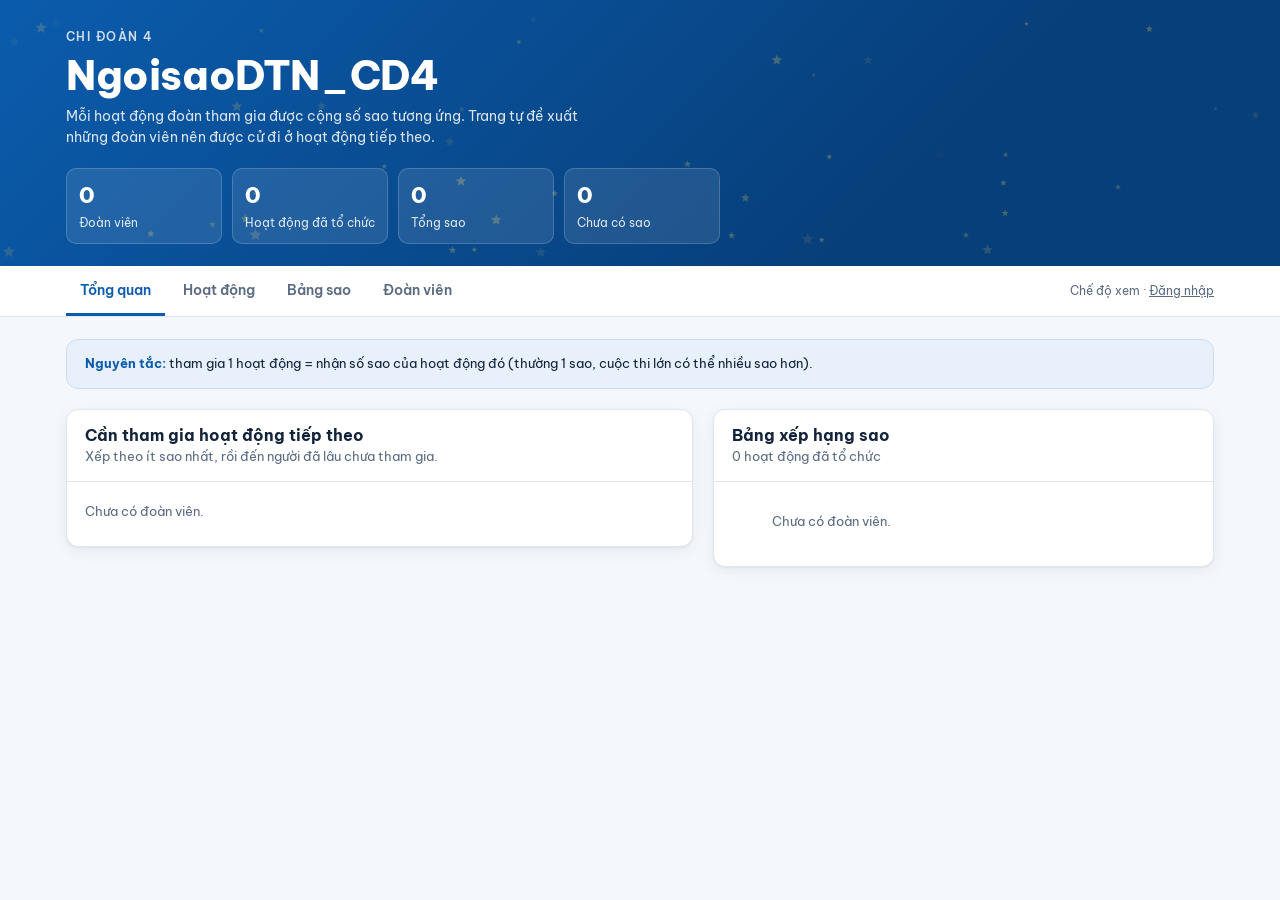
<file: NgoisaoDTN_CD4/index.html>
<!doctype html><html lang="vi"><head><meta charset="utf-8"><meta name="viewport" content="width=device-width,initial-scale=1,viewport-fit=cover"><meta name="robots" content="noindex,nofollow"><title>NgoisaoDTN_CD4</title><link rel="stylesheet" href="https://fonts.googleapis.com/css2?family=Be+Vietnam+Pro:wght@400;500;600;700;800&amp;display=swap"><style>:root{padding-top:env(safe-area-inset-top,0px);padding-bottom:env(safe-area-inset-bottom,0px)}body{margin:0;font:14px system-ui,sans-serif}img{max-width:100%}[hidden]{display:none!important}</style><style>
/* Layout: dải xanh thanh niên ở đầu trang, bên dưới là các tab công cụ; ô nhập & nút lưu dùng xanh lá VCB */
:root{
  --doan:#0b5cad; --doan-deep:#073f7a; --doan-soft:#e7f0fb; --doan-line:#c9dcf3;
  --vcb:#00704a; --vcb-deep:#005236; --vcb-lime:#7fbf3f; --vcb-soft:#e6f4ec;
  --star:#f2a900; --star-soft:#fff4d6;
  --bg:#f4f7fb; --surface:#ffffff; --surface-2:#f8fafd;
  --fg:#12233a; --muted:#5b6b80; --line:#dfe6ef;
  --warn:#c2410c; --warn-soft:#fdeee4; --danger:#b42318;
  --hero-fg:#ffffff;
  --f-body:"Be Vietnam Pro", "Segoe UI", system-ui, -apple-system, sans-serif;
  --shadow:0 1px 2px rgba(10,40,80,.06), 0 4px 16px rgba(10,40,80,.06);
  --r:12px;
}
@media (prefers-color-scheme: dark){:root:not([data-theme="light"]){
  --doan:#5aa2ef; --doan-deep:#0a3363; --doan-soft:#11284a; --doan-line:#1f3d66;
  --vcb:#3fbf86; --vcb-deep:#2a9a69; --vcb-lime:#9bd65e; --vcb-soft:#0f3324;
  --star:#ffc233; --star-soft:#3a2f10;
  --bg:#0b1422; --surface:#111d2f; --surface-2:#0e192a;
  --fg:#e6edf6; --muted:#9aabc0; --line:#22324a;
  --warn:#fb923c; --warn-soft:#3a2312; --danger:#f87171;
  --hero-fg:#ffffff; --shadow:0 1px 2px rgba(0,0,0,.3);
  color-scheme:dark}}
:root[data-theme="dark"]{
  --doan:#5aa2ef; --doan-deep:#0a3363; --doan-soft:#11284a; --doan-line:#1f3d66;
  --vcb:#3fbf86; --vcb-deep:#2a9a69; --vcb-lime:#9bd65e; --vcb-soft:#0f3324;
  --star:#ffc233; --star-soft:#3a2f10;
  --bg:#0b1422; --surface:#111d2f; --surface-2:#0e192a;
  --fg:#e6edf6; --muted:#9aabc0; --line:#22324a;
  --warn:#fb923c; --warn-soft:#3a2312; --danger:#f87171;
  --hero-fg:#ffffff; --shadow:0 1px 2px rgba(0,0,0,.3);
  color-scheme:dark}

*{box-sizing:border-box}
body{background:var(--bg);color:var(--fg);font-family:var(--f-body);font-size:14px;line-height:1.5}
.wrap{max-width:1180px;margin:0 auto;padding-left:max(16px,env(safe-area-inset-left,0px));padding-right:max(16px,env(safe-area-inset-right,0px))}
h1,h2,h3{text-wrap:balance;margin:0;line-height:1.2}
button{font:inherit;cursor:pointer}
:focus-visible{outline:2px solid var(--vcb);outline-offset:2px}
.num{font-variant-numeric:tabular-nums}

/* Hero */
.hero{background:linear-gradient(135deg,#0b5cad 0%,#073f7a 70%);color:var(--hero-fg);position:relative;overflow:hidden}
.hero canvas{position:absolute;inset:0;width:100%;height:100%;opacity:.35;pointer-events:none}
.hero .wrap{position:relative;padding-block:28px 22px;display:flex;flex-wrap:wrap;gap:20px;align-items:flex-end;justify-content:space-between}
.eyebrow{font-size:12px;letter-spacing:.12em;text-transform:uppercase;opacity:.8;font-weight:600}
.hero h1{font-size:clamp(26px,4.4vw,40px);font-weight:800;letter-spacing:-.01em;margin-top:6px}
.hero h1 .s{color:#ffd24d}
.hero p{margin:6px 0 0;opacity:.85;max-width:60ch}
.kpis{display:grid;grid-template-columns:repeat(4,minmax(0,1fr));gap:10px;min-width:min(100%,520px)}
.kpi{background:rgba(255,255,255,.1);border:1px solid rgba(255,255,255,.18);border-radius:10px;padding:10px 12px}
.kpi b{display:block;font-size:22px;font-weight:800;font-variant-numeric:tabular-nums}
.kpi span{font-size:12px;opacity:.85}
@media (max-width:640px){.kpis{grid-template-columns:repeat(2,minmax(0,1fr))}}

/* Tabs */
.tabs{position:sticky;top:env(safe-area-inset-top,0px);z-index:5;background:var(--surface);border-bottom:1px solid var(--line)}
body::before{content:"";position:fixed;inset:0 0 auto;height:env(safe-area-inset-top,0px);z-index:10;background:var(--surface)}
.tabs .wrap{display:flex;gap:4px;overflow-x:auto;align-items:center}
.tab{background:none;border:0;padding:14px 14px 12px;color:var(--muted);font-weight:600;border-bottom:3px solid transparent;white-space:nowrap}
.tab[aria-selected="true"]{color:var(--doan);border-color:var(--doan)}
.tabs .spacer{flex:1}
.sync{font-size:12px;color:var(--muted);white-space:nowrap;padding-left:8px}

main{padding-block:22px 48px}
.view{display:grid;gap:20px}
.grid2{display:grid;grid-template-columns:minmax(0,1.25fr) minmax(0,1fr);gap:20px;align-items:start}
@media (max-width:900px){.grid2{grid-template-columns:minmax(0,1fr)}}
.panel{background:var(--surface);border:1px solid var(--line);border-radius:var(--r);box-shadow:var(--shadow);min-width:0}
.panel-h{display:flex;flex-wrap:wrap;gap:8px 12px;align-items:center;justify-content:space-between;padding:16px 18px;border-bottom:1px solid var(--line)}
.panel-h h2{font-size:16px;font-weight:700}
.panel-h .sub{font-size:12.5px;color:var(--muted);margin-top:2px}
.panel-b{padding:14px 18px 18px}

/* Rules box */
.rules{display:flex;flex-wrap:wrap;gap:10px 22px;padding:14px 18px;background:var(--doan-soft);border:1px solid var(--doan-line);border-radius:var(--r);color:var(--fg);font-size:13px;align-items:center}
.rules b{color:var(--doan)}
.rules .target{display:flex;align-items:center;gap:8px;margin-left:auto}

/* Leaderboard */
.lb{list-style:none;margin:0;padding:0;display:grid}
.lb li{display:grid;grid-template-columns:28px minmax(0,1fr) auto;gap:12px;align-items:center;padding:10px 0;border-bottom:1px dashed var(--line)}
.lb li:last-child{border-bottom:0}
.rank{font-weight:800;color:var(--muted);text-align:center;font-variant-numeric:tabular-nums}
.lb li.top .rank{color:var(--star)}
.who{min-width:0}
.who .n{font-weight:600;white-space:nowrap;overflow:hidden;text-overflow:ellipsis}
.who .acts{font-size:12px;color:var(--muted);white-space:nowrap;overflow:hidden;text-overflow:ellipsis}
.bar{height:6px;border-radius:99px;background:var(--line);margin-top:6px;overflow:hidden}
.bar i{display:block;height:100%;background:linear-gradient(90deg,var(--star),#ffd24d);border-radius:99px}
.starcount{display:flex;align-items:center;gap:4px;font-weight:800;font-size:16px;font-variant-numeric:tabular-nums;color:var(--fg)}
.starcount svg{width:18px;height:18px;fill:var(--star)}

/* Suggestions */
.group{margin-top:4px}
.group+.group{margin-top:16px}
.group h3{font-size:12px;text-transform:uppercase;letter-spacing:.08em;color:var(--muted);font-weight:700;display:flex;align-items:center;gap:8px;margin-bottom:8px}
.dot{width:8px;height:8px;border-radius:50%}
.sugg{display:grid;gap:8px}
.sg{display:flex;align-items:center;gap:10px;padding:10px 12px;border-radius:10px;background:var(--surface-2);border:1px solid var(--line)}
.sg.hi{border-left:4px solid var(--warn)}
.sg.mid{border-left:4px solid var(--star)}
.sg .who{flex:1}
.pill{display:inline-flex;align-items:center;gap:4px;font-size:11.5px;font-weight:600;padding:2px 8px;border-radius:99px;white-space:nowrap}
.pill.warn{background:var(--warn-soft);color:var(--warn)}
.pill.star{background:var(--star-soft);color:var(--fg)}
.pill.ok{background:var(--vcb-soft);color:var(--vcb)}
.pill.blue{background:var(--doan-soft);color:var(--doan)}
.pill.grey{background:var(--line);color:var(--muted)}
.avatar{width:34px;height:34px;flex:none;border-radius:50%;display:grid;place-items:center;font-weight:700;font-size:12.5px;color:#fff;background:var(--doan)}
.avatar.f{background:#c2569a}
.leave{font-size:12.5px;color:var(--muted);margin-top:14px;padding-top:12px;border-top:1px solid var(--line)}

/* Activities */
.acts-list{display:grid;grid-template-columns:repeat(auto-fill,minmax(300px,1fr));gap:14px}
.act{background:var(--surface);border:1px solid var(--line);border-radius:var(--r);padding:14px 16px;display:grid;gap:10px;align-content:start;box-shadow:var(--shadow)}
.act.up{border:1.5px dashed var(--doan)}
.act-top{display:flex;gap:10px;align-items:flex-start;justify-content:space-between}
.act h3{font-size:15px;font-weight:700}
.act .meta{font-size:12px;color:var(--muted);display:flex;flex-wrap:wrap;gap:4px 10px;margin-top:3px}
.stars-badge{display:inline-flex;align-items:center;gap:3px;background:var(--star-soft);color:var(--fg);font-weight:800;padding:4px 9px;border-radius:8px;white-space:nowrap;font-variant-numeric:tabular-nums}
.stars-badge svg{width:14px;height:14px;fill:var(--star)}
.chips{display:flex;flex-wrap:wrap;gap:6px}
.chip{font-size:12px;padding:3px 9px;border-radius:99px;background:var(--doan-soft);color:var(--doan);font-weight:500}
.chip.sugg{background:var(--warn-soft);color:var(--warn)}
.act-actions{display:flex;flex-wrap:wrap;gap:8px}
.empty{color:var(--muted);font-size:13px;padding:6px 0}

/* Buttons & inputs (VCB green) */
.btn{border:1px solid var(--line);background:var(--surface);color:var(--fg);padding:7px 12px;border-radius:8px;font-weight:600;font-size:13px}
.btn:hover{border-color:var(--vcb)}
.btn.primary{background:var(--vcb);border-color:var(--vcb);color:#fff}
.btn.primary:hover{background:var(--vcb-deep)}
.btn.ghost{background:none;border-color:transparent;color:var(--vcb)}
.btn.danger{color:var(--danger)}
.btn.danger.armed{background:var(--danger);color:#fff;border-color:var(--danger)}
.btn:disabled{opacity:.5;cursor:not-allowed}
.field{display:grid;gap:5px}
.field label{font-size:12.5px;font-weight:600;color:var(--vcb)}
input[type=text],input[type=number],input[type=date],input[type=email],input[type=tel],select,textarea{
  font:inherit;color:var(--fg);background:var(--vcb-soft);border:1.5px solid color-mix(in srgb,var(--vcb) 35%,transparent);
  border-radius:8px;padding:8px 10px;width:100%;min-width:0}
input:focus,select:focus,textarea:focus{outline:none;border-color:var(--vcb);box-shadow:0 0 0 3px color-mix(in srgb,var(--vcb) 22%,transparent);background:var(--surface)}
.target input{width:64px;padding:5px 8px;text-align:center}
.form-grid{display:grid;grid-template-columns:repeat(2,minmax(0,1fr));gap:12px}
.form-grid .full{grid-column:1/-1}
@media (max-width:520px){.form-grid{grid-template-columns:minmax(0,1fr)}}
.check-list{display:grid;grid-template-columns:repeat(auto-fill,minmax(190px,1fr));gap:6px;max-height:260px;overflow:auto;padding:8px;border:1.5px solid color-mix(in srgb,var(--vcb) 35%,transparent);border-radius:8px;background:var(--vcb-soft)}
.check-list label{display:flex;gap:8px;align-items:center;font-size:13px;padding:4px 6px;border-radius:6px;cursor:pointer}
.check-list label:hover{background:var(--surface)}
.check-list input{accent-color:var(--vcb);width:16px;height:16px}
.check-list .hint{font-size:11px;color:var(--warn);margin-left:auto}

/* Matrix */
.mx-wrap{overflow-x:auto}
table.mx{border-collapse:separate;border-spacing:0;width:100%;font-size:13px}
.mx th,.mx td{padding:8px 10px;border-bottom:1px solid var(--line);text-align:center;white-space:nowrap}
.mx thead th{font-size:11.5px;font-weight:700;color:var(--muted);vertical-align:bottom;background:var(--surface-2)}
.mx thead th.actcol{max-width:120px;white-space:normal;line-height:1.3}
.mx thead th.up{color:var(--doan)}
.mx th.name,.mx td.name{text-align:left;position:sticky;left:0;background:var(--surface);z-index:1}
.mx thead th.name{background:var(--surface-2)}
.mx td.total{font-weight:800;font-variant-numeric:tabular-nums}
.cell{width:30px;height:30px;border-radius:8px;border:1.5px solid var(--line);background:none;display:inline-grid;place-items:center;padding:0;color:var(--muted)}
.cell svg{width:16px;height:16px}
.cell.on{background:var(--star-soft);border-color:var(--star)}
.cell.on svg{fill:var(--star)}
.cell.plan{border-style:dashed;border-color:var(--doan);background:var(--doan-soft)}
.cell.plan svg{fill:none;stroke:var(--doan);stroke-width:2}
.cell:not(:disabled):hover{border-color:var(--vcb)}
.cell:disabled{cursor:default}
.legend{display:flex;flex-wrap:wrap;gap:14px;font-size:12px;color:var(--muted);align-items:center}
.legend .cell{width:20px;height:20px;border-radius:5px;vertical-align:middle}
.legend .cell svg{width:11px;height:11px}

/* Members table */
table.mem{width:100%;border-collapse:collapse;font-size:13px}
.mem th{font-size:11.5px;color:var(--muted);text-transform:uppercase;letter-spacing:.06em;text-align:left;padding:8px 10px;border-bottom:1px solid var(--line);background:var(--surface-2);white-space:nowrap}
.mem td{padding:9px 10px;border-bottom:1px solid var(--line);vertical-align:middle}
.mem td .n{font-weight:600}
.mem td.c{white-space:nowrap}
.toolbar{display:flex;flex-wrap:wrap;gap:10px;align-items:center}
.toolbar input{max-width:260px}

/* Modal */
.overlay{position:fixed;inset:0;background:rgba(5,20,40,.5);z-index:20;display:grid;place-items:center;padding:max(16px,env(safe-area-inset-top,0px)) max(16px,env(safe-area-inset-right,0px)) max(16px,env(safe-area-inset-bottom,0px)) max(16px,env(safe-area-inset-left,0px))}
.modal{background:var(--surface);border-radius:14px;width:min(640px,100%);max-height:100%;overflow:auto;box-shadow:0 20px 60px rgba(0,0,0,.3)}
.modal-h{padding:16px 20px;border-bottom:1px solid var(--line);display:flex;justify-content:space-between;align-items:center;background:var(--doan);color:#fff;border-radius:14px 14px 0 0}
.modal-h h2{font-size:16px}
.modal-h button{background:none;border:0;color:#fff;font-size:22px;line-height:1}
.modal-b{padding:18px 20px;display:grid;gap:14px}
.modal-f{padding:14px 20px;border-top:1px solid var(--line);display:flex;gap:8px;justify-content:space-between;flex-wrap:wrap}
.modal-f .r{display:flex;gap:8px;margin-left:auto}
.err{color:var(--danger);font-size:12.5px}

.toast{position:fixed;left:50%;transform:translateX(-50%);bottom:calc(20px + env(safe-area-inset-bottom,0px));background:var(--fg);color:var(--bg);padding:10px 16px;border-radius:10px;font-weight:600;z-index:30;box-shadow:var(--shadow)}
.state{padding:40px 20px;text-align:center;color:var(--muted)}
.state b{display:block;color:var(--fg);font-size:16px;margin-bottom:6px}
@media (prefers-reduced-motion:reduce){*{transition:none!important;animation:none!important}}
</style></head><body><svg width="0" height="0" style="position:absolute" aria-hidden="true">
  <symbol id="star" viewBox="0 0 24 24"><path d="M12 2.5l2.9 6.1 6.6.8-4.9 4.6 1.3 6.6L12 17.3l-5.9 3.3 1.3-6.6L2.5 9.4l6.6-.8z"></path></symbol>
</svg><header class="hero">
  <canvas id="sky" aria-hidden="true"></canvas>
  <div class="wrap">
    <div>
      <div class="eyebrow">Chi đoàn 4</div>
      <h1>NgoisaoDTN_CD4</h1>
      <p>Mỗi hoạt động đoàn tham gia được cộng số sao tương ứng. Trang tự đề xuất những đoàn viên nên được cử đi ở hoạt động tiếp theo.</p>
    </div>
    <div class="kpis" id="kpis">
      <div class="kpi"><b class="num">–</b><span>Đoàn viên</span></div>
      <div class="kpi"><b class="num">–</b><span>Hoạt động đã tổ chức</span></div>
      <div class="kpi"><b class="num">–</b><span>Tổng sao</span></div>
      <div class="kpi"><b class="num">–</b><span>Chưa có sao</span></div>
    </div>
  </div>
</header><nav class="tabs" aria-label="Chuyển trang">
  <div class="wrap" role="tablist">
    <button class="tab" role="tab" data-view="tong-quan" aria-selected="true">Tổng quan</button>
    <button class="tab" role="tab" data-view="hoat-dong" aria-selected="false">Hoạt động</button>
    <button class="tab" role="tab" data-view="diem-danh" aria-selected="false">Bảng sao</button>
    <button class="tab" role="tab" data-view="doan-vien" aria-selected="false">Đoàn viên</button>
    <span class="spacer"></span>
    <span class="sync" id="sync">Đang kết nối…</span>
  </div>
</nav><main class="wrap" id="app"></main><div id="modal-root"></div><script>window.__SNAPSHOT__={"at": "2026-01-01T00:00:00.000Z", "settings": {"targetStars": 3}, "members": [], "activities": []};</script><script id="app-js">
(() => {
"use strict";
const SNAP = window.__SNAPSHOT__ || null;   // có dữ liệu nhúng sẵn = bản chỉ xem
const PUB = !!SNAP;
const SHELL = (() => {
  const style = [...document.querySelectorAll("style")].find(s => s.textContent.includes("--doan"));
  const font = document.querySelector('link[href*="fonts.googleapis.com/css2"]');
  const parts = ["svg[aria-hidden]", "header.hero", "nav.tabs"].map(s => document.querySelector(s)?.outerHTML || "");
  return { style: style ? style.outerHTML : "", font: font ? font.outerHTML : "", body: parts.join(""), js: document.getElementById("app-js").textContent };
})();
const STAR = '<svg aria-hidden="true"><use href="#star"/></svg>';
const TYPES = ["Văn nghệ","Lễ tân","Thể thao","Sự kiện","Cuộc thi","Tình nguyện","Học tập","Khác"];
const S = { members: [], activities: [], settings: { targetStars: 3 }, loaded: { m:false, a:false, s:false }, canWrite: true, view: "tong-quan", search: "" };
let db = null, downloads = null;

const $ = (s, r=document) => r.querySelector(s);
const esc = s => String(s ?? "").replace(/[&<>"']/g, c => ({"&":"&amp;","<":"&lt;",">":"&gt;",'"':"&quot;","'":"&#39;"}[c]));
const initials = n => { const p = String(n||"").trim().split(/\s+/); return ((p.length>1?p[p.length-2][0]:"")+(p[p.length-1]||"?")[0]).toUpperCase(); };
const shortName = n => { const p = String(n||"").trim().split(/\s+/); return p.slice(-2).join(" "); };
const isFemale = m => /n[ữu]/i.test(m.gender||"");
const fmtDate = d => { if(!d) return ""; const [y,mo,da] = d.split("-"); return da && mo ? `${da}/${mo}/${y}` : d; };

function toast(msg){ const t=document.createElement("div"); t.className="toast"; t.textContent=msg; document.body.appendChild(t); setTimeout(()=>t.remove(),2400); }

/* ---------- write queue: one write at a time per document ---------- */
const queues = new Map();
function write(path, fn){
  const prev = queues.get(path) || Promise.resolve();
  const next = prev.catch(()=>{}).then(fn).catch(e => {
    if (e && e.code === "invalid_argument") { S.canWrite = false; render(); toast("Bạn chỉ có quyền xem trang này."); }
    else if (e && e.code === "quota_exceeded") toast("Bộ nhớ đã đầy, hãy xóa bớt dữ liệu cũ.");
    else toast("Chưa lưu được, thử lại sau ít phút.");
    throw e;
  });
  queues.set(path, next); return next;
}

/* ---------- derived stats ---------- */
function doneActs(){ return S.activities.filter(a => a.status !== "upcoming").sort(byActOrder); }
function upActs(){ return S.activities.filter(a => a.status === "upcoming").sort(byActOrder); }
function byActOrder(a,b){ return ((a.order??0)-(b.order??0)) || (a.date||"").localeCompare(b.date||""); }
function activeMembers(){ return S.members.filter(m => m.status !== "leave"); }

function stats(){
  const done = doneActs();
  const map = new Map();
  for (const m of S.members) map.set(m.id, { m, stars:0, count:0, acts:[], lastIdx:-1, planned:[] });
  done.forEach((a, i) => (a.participants||[]).forEach(id => { const s = map.get(id); if(!s) return; s.stars += Number(a.stars)||0; s.count++; s.acts.push(a); s.lastIdx = i; }));
  for (const a of upActs()) (a.participants||[]).forEach(id => { const s = map.get(id); if (s) s.planned.push(a); });
  for (const s of map.values()) s.missed = done.length - 1 - s.lastIdx; // hoạt động liên tiếp đã lỡ
  return map;
}
function priorityList(st){
  return activeMembers().map(m => st.get(m.id)).sort((x,y) => x.stars-y.stars || y.missed-x.missed || x.count-y.count || x.m.name.localeCompare(y.m.name,"vi"));
}

/* ---------- render ---------- */
function render(){
  const ready = S.loaded.m && S.loaded.a;
  const app = $("#app");
  if (!db && !PUB) { app.innerHTML = `<div class="state"><b>Chưa kết nối được kho dữ liệu</b>Hãy mở trang khi đã đăng nhập claude.ai để xem và cập nhật danh sách đoàn viên.</div>`; return; }
  if (!ready) return;
  const st = stats();
  renderKpis(st);
  document.querySelectorAll(".tab").forEach(t => t.setAttribute("aria-selected", String(t.dataset.view === S.view)));
  const scrollY = window.scrollY;
  if (S.view === "tong-quan") app.innerHTML = viewOverview(st);
  else if (S.view === "hoat-dong") app.innerHTML = viewActivities(st);
  else if (S.view === "diem-danh") app.innerHTML = viewMatrix(st);
  else app.innerHTML = viewMembers(st);
  const si = $("#mem-search"); if (si && document.activeElement !== si && S._focusSearch) { si.focus(); si.setSelectionRange(si.value.length, si.value.length); S._focusSearch=false; }
  window.scrollTo(0, scrollY);
}

function renderKpis(st){
  const act = activeMembers();
  const total = [...st.values()].reduce((s,x)=>s+x.stars,0);
  const zero = act.filter(m => st.get(m.id).stars === 0).length;
  const vals = [S.members.length, doneActs().length, total, zero];
  document.querySelectorAll("#kpis .kpi b").forEach((b,i) => b.textContent = vals[i]);
}

function memberLine(s, extra=""){
  const m = s.m;
  return `<div class="avatar ${isFemale(m)?"f":""}" aria-hidden="true">${esc(initials(m.name))}</div>
    <div class="who"><div class="n">${esc(m.name)}</div>${extra}</div>`;
}

function viewOverview(st){
  const ranked = [...st.values()].filter(s => s.m.status!=="leave").sort((a,b)=> b.stars-a.stars || b.count-a.count || a.m.name.localeCompare(b.m.name,"vi"));
  const max = Math.max(...ranked.map(r=>r.stars), 1);
  let rank = 0, prev = null;
  const lb = ranked.map((s,i) => {
    if (s.stars !== prev) { rank = i+1; prev = s.stars; }
    const acts = s.acts.length ? s.acts.map(a=>a.name).join(" · ") : "Chưa tham gia hoạt động nào";
    return `<li class="${rank<=3 && s.stars>0?"top":""}"><span class="rank">${rank}</span>
      <div class="who"><div class="n">${esc(s.m.name)}</div><div class="acts">${esc(acts)}</div>
      <div class="bar"><i style="width:${Math.min(100, s.stars/max*100)}%"></i></div></div>
      <span class="starcount">${s.stars}${STAR}</span></li>`;
  }).join("");

  const pr = priorityList(st);
  const none = pr.filter(s => s.stars === 0);
  const rest = pr.filter(s => s.stars > 0);
  const done = doneActs().length;
  const sg = (s, cls) => {
    const missTxt = s.count === 0 ? `Chưa tham gia hoạt động nào` : `Lần gần nhất: ${esc(s.acts[s.acts.length-1].name)}`;
    const pills = [];
    if (s.count === 0) pills.push(`<span class="pill warn">0 sao</span>`);
    else pills.push(`<span class="pill star">${s.stars} sao</span>`);
    if (s.planned.length) pills.push(`<span class="pill blue">Đã cử: ${esc(s.planned[0].name)}</span>`);
    if (!PUB && !s.m.fee) pills.push(`<span class="pill grey">Chưa đóng đoàn phí</span>`);
    return `<div class="sg ${cls}">${memberLine(s, `<div class="acts">${missTxt}</div>`)}<div class="chips" style="justify-content:flex-end">${pills.join("")}</div></div>`;
  };
  const leave = S.members.filter(m => m.status === "leave");

  return `<div class="view">
    <div class="rules">
      <span><b>Nguyên tắc:</b> tham gia 1 hoạt động = nhận số sao của hoạt động đó (thường 1 sao, cuộc thi lớn có thể nhiều sao hơn).</span>
    </div>
    <div class="grid2">
      <section class="panel">
        <div class="panel-h"><div><h2>Cần tham gia hoạt động tiếp theo</h2>
          <div class="sub">Xếp theo ít sao nhất, rồi đến người đã lâu chưa tham gia.</div></div>
          ${S.canWrite?`<button class="btn primary" data-act="new-activity">+ Hoạt động sắp tới</button>`:""}</div>
        <div class="panel-b">
          ${none.length?`<div class="group"><h3><span class="dot" style="background:var(--warn)"></span>Ưu tiên cử ngay · chưa có sao (${none.length})</h3><div class="sugg">${none.map(s=>sg(s,"hi")).join("")}</div></div>`:""}
          ${rest.length?`<div class="group"><h3><span class="dot" style="background:var(--star)"></span>Đã có sao · xếp từ ít đến nhiều (${rest.length})</h3><div class="sugg">${rest.map(s=>sg(s,"mid")).join("")}</div></div>`:""}
          ${!none.length && !rest.length ? `<div class="empty">Chưa có đoàn viên.</div>`:""}
          ${leave.length?`<div class="leave">Tạm nghỉ, không tính vào đề xuất: ${leave.map(m=>`<b>${esc(m.name)}</b>${m.note?` (${esc(m.note)})`:""}`).join(", ")}</div>`:""}
        </div>
      </section>
      <section class="panel">
        <div class="panel-h"><div><h2>Bảng xếp hạng sao</h2><div class="sub">${done} hoạt động đã tổ chức</div></div></div>
        <div class="panel-b"><ol class="lb">${lb || `<li><span></span><div class="empty">Chưa có đoàn viên.</div><span></span></li>`}</ol></div>
      </section>
    </div>
  </div>`;
}

function actCard(a, st){
  const parts = (a.participants||[]).map(id => st.get(id)).filter(Boolean);
  const up = a.status === "upcoming";
  const slots = Number(a.slots)||0;
  let sugg = "";
  if (up && S.canWrite) {
    const need = Math.max(0, slots - parts.length);
    if (need > 0) {
      const picks = priorityList(st).filter(s => !(a.participants||[]).includes(s.m.id) && !s.planned.length).slice(0, need);
      const picks2 = picks.length < need ? priorityList(st).filter(s => !(a.participants||[]).includes(s.m.id) && !picks.includes(s)).slice(0, need-picks.length) : [];
      const all = picks.concat(picks2);
      if (all.length) sugg = `<div><div class="meta" style="margin-bottom:6px">Đề xuất cử thêm ${all.length} người (ít sao nhất):</div>
        <div class="chips">${all.map(s=>`<span class="chip sugg">${esc(shortName(s.m.name))} · ${s.stars}★</span>`).join("")}</div>
        <div class="act-actions" style="margin-top:8px"><button class="btn primary" data-act="assign" data-id="${a.id}" data-ids="${all.map(s=>s.m.id).join(",")}">Phân công những người này</button></div></div>`;
    }
  }
  return `<article class="act ${up?"up":""}">
    <div class="act-top"><div><h3>${esc(a.name)}</h3>
      <div class="meta">${a.type?`<span>${esc(a.type)}</span>`:""}${a.date?`<span>${fmtDate(a.date)}</span>`:""}
      <span>${up?`<b style="color:var(--doan)">Sắp diễn ra</b>${slots?` · cần ${slots} người`:""}`:"Đã diễn ra"}</span></div></div>
      <span class="stars-badge">+${Number(a.stars)||0}${STAR}</span></div>
    <div><div class="meta" style="margin-bottom:6px">${up?"Đã phân công":"Đã tham gia"}: ${parts.length} người</div>
      <div class="chips">${parts.length?parts.map(s=>`<span class="chip">${esc(shortName(s.m.name))}</span>`).join(""):`<span class="empty">Chưa có ai</span>`}</div></div>
    ${sugg}
    ${S.canWrite?`<div class="act-actions"><button class="btn" data-act="edit-activity" data-id="${a.id}">Sửa / điểm danh</button>
      ${up?`<button class="btn ghost" data-act="mark-done" data-id="${a.id}">Đánh dấu đã diễn ra → cộng sao</button>`:""}</div>`:""}
  </article>`;
}

function viewActivities(st){
  const up = upActs(), done = doneActs().reverse();
  return `<div class="view">
    <section class="panel"><div class="panel-h"><div><h2>Hoạt động sắp tới</h2><div class="sub">Nhập số người cần, trang sẽ gợi ý đoàn viên ít sao nhất. Sao chỉ được cộng khi hoạt động được đánh dấu đã diễn ra.</div></div>
      ${S.canWrite?`<button class="btn primary" data-act="new-activity">+ Thêm hoạt động</button>`:""}</div>
      <div class="panel-b">${up.length?`<div class="acts-list">${up.map(a=>actCard(a,st)).join("")}</div>`:`<div class="empty">Chưa có hoạt động sắp tới. Bấm “Thêm hoạt động”, chọn trạng thái “Sắp diễn ra” và số người cần để nhận đề xuất.</div>`}</div></section>
    <section class="panel"><div class="panel-h"><div><h2>Đã tổ chức (${done.length})</h2><div class="sub">Mới nhất ở trên</div></div>
      ${S.canWrite&&!PUB?`<div class="toolbar"><button class="btn" data-act="export">Xuất bảng sao (CSV)</button><button class="btn primary" data-act="export-html">Xuất trang xem (HTML)</button></div>`:""}</div>
      <div class="panel-b">${done.length?`<div class="acts-list">${done.map(a=>actCard(a,st)).join("")}</div>`:`<div class="empty">Chưa có hoạt động nào.</div>`}</div></section>
  </div>`;
}

function viewMatrix(st){
  const acts = doneActs().concat(upActs());
  const rows = S.members.slice().sort((a,b)=>(a.order??999)-(b.order??999)).map((m,i) => {
    const s = st.get(m.id);
    const cells = acts.map(a => {
      const on = (a.participants||[]).includes(m.id); const up = a.status === "upcoming";
      return `<td><button class="cell ${on?(up?"plan":"on"):""}" data-act="toggle" data-a="${a.id}" data-m="${m.id}" ${S.canWrite?"":"disabled"} aria-pressed="${on}" aria-label="${esc(m.name)} – ${esc(a.name)}">${on?STAR:""}</button></td>`;
    }).join("");
    return `<tr><td class="num">${i+1}</td><td class="name"><b>${esc(m.name)}</b>${m.status==="leave"?` <span class="pill grey">Tạm nghỉ</span>`:""}</td>${cells}<td class="total">${s.stars}</td></tr>`;
  }).join("");
  return `<div class="view"><section class="panel">
    <div class="panel-h"><div><h2>Bảng sao theo hoạt động</h2><div class="sub">Giống file Excel: mỗi cột là một hoạt động. Bấm vào ô để điểm danh hoặc bỏ điểm danh.</div></div>
      <div class="legend"><span><span class="cell on">${STAR}</span> Đã tham gia</span><span><span class="cell plan">${STAR}</span> Đã phân công (sắp tới)</span></div></div>
    <div class="mx-wrap"><table class="mx"><thead><tr><th>STT</th><th class="name">Họ và tên</th>
      ${acts.map((a,i)=>`<th class="actcol ${a.status==="upcoming"?"up":""}">HĐ ${i+1}<br>${esc(a.name)}<br><span style="color:var(--star)">+${Number(a.stars)||0}★</span></th>`).join("")}
      <th>Tổng sao</th></tr></thead><tbody>${rows}</tbody></table></div>
  </section></div>`;
}

function viewMembers(st){
  const q = S.search.trim().toLowerCase();
  const list = S.members.slice().sort((a,b)=>(a.order??999)-(b.order??999)).filter(m => !q || (m.name||"").toLowerCase().includes(q));
  const rows = list.map((m,i) => {
    const s = st.get(m.id);
    return `<tr><td class="num">${i+1}</td>
      <td><div style="display:flex;gap:10px;align-items:center"><div class="avatar ${isFemale(m)?"f":""}" aria-hidden="true">${esc(initials(m.name))}</div><div><div class="n">${esc(m.name)}</div>${PUB?"":`<div style="font-size:12px;color:var(--muted)">${esc(m.email||"")}</div>`}</div></div></td>
      <td class="c">${esc(m.gender||"")}</td>${PUB?"":`<td class="c num">${esc(m.dob||"")}</td><td class="c num">${esc(m.phone||"")}</td>
      <td class="c">${m.fee?`<span class="pill ok">Đã đóng</span>`:`<span class="pill warn">Chưa đóng</span>`}</td>`}
      <td class="c">${m.status==="leave"?`<span class="pill grey">Tạm nghỉ${m.note?" · "+esc(m.note):""}</span>`:`<span class="pill blue">Đang sinh hoạt</span>`}</td>
      <td class="c"><span class="starcount" style="font-size:14px">${s.stars}${STAR}</span></td>
      <td class="c">${S.canWrite?`<button class="btn" data-act="edit-member" data-id="${m.id}">Sửa</button>`:""}</td></tr>`;
  }).join("");
  return `<div class="view"><section class="panel">
    <div class="panel-h"><div><h2>Danh sách đoàn viên (${S.members.length})</h2><div class="sub">Chi đoàn 4</div></div>
      <div class="toolbar"><input type="text" id="mem-search" placeholder="Tìm theo tên…" value="${esc(S.search)}" aria-label="Tìm đoàn viên">
      ${S.canWrite?`<button class="btn primary" data-act="new-member">+ Thêm đoàn viên</button>`:""}</div></div>
    <div class="mx-wrap"><table class="mem"><thead><tr><th>STT</th><th>Họ và tên</th><th>Giới tính</th>${PUB?"":"<th>Ngày sinh</th><th>SĐT</th><th>Đoàn phí</th>"}<th>Trạng thái</th><th>Sao</th><th></th></tr></thead>
    <tbody>${rows || `<tr><td colspan="${PUB?6:9}" class="empty">Không tìm thấy đoàn viên.</td></tr>`}</tbody></table></div>
  </section></div>`;
}

/* ---------- modals ---------- */
function openModal(title, body, onSave, onDelete){
  const root = $("#modal-root");
  root.innerHTML = `<div class="overlay" id="ov"><div class="modal" role="dialog" aria-modal="true" aria-labelledby="mt">
    <div class="modal-h"><h2 id="mt">${esc(title)}</h2><button type="button" data-close aria-label="Đóng">×</button></div>
    <form id="mf"><div class="modal-b">${body}<div class="err" id="merr"></div></div>
    <div class="modal-f">${onDelete?`<button type="button" class="btn danger" id="mdel">Xóa</button>`:""}<div class="r"><button type="button" class="btn" data-close>Hủy</button><button type="submit" class="btn primary">Lưu</button></div></div></form></div></div>`;
  const close = () => root.innerHTML = "";
  root.querySelectorAll("[data-close]").forEach(b => b.onclick = close);
  $("#ov").addEventListener("mousedown", e => { if (e.target.id === "ov") close(); });
  document.addEventListener("keydown", function k(e){ if(e.key==="Escape"){ close(); document.removeEventListener("keydown",k);} });
  $("#mf").onsubmit = async e => { e.preventDefault(); let err = onSave(new FormData(e.target), e.target); if (err && err.then) { const sb = e.target.querySelector("[type=submit]"); sb.disabled = true; $("#merr").textContent = ""; try { err = await err; } finally { sb.disabled = false; } } if (typeof err === "string") { $("#merr").textContent = err; return; } close(); };
  const del = $("#mdel");
  if (del) del.onclick = () => { if (!del.classList.contains("armed")) { del.classList.add("armed"); del.textContent = "Bấm lần nữa để xóa"; return; } onDelete(); close(); };
  const first = root.querySelector("input,select"); first && first.focus();
}

function activityForm(a){
  const st = stats();
  a = a || { name:"", type:"Sự kiện", date:"", stars:1, status:"upcoming", slots:3, participants:[] };
  const sel = new Set(a.participants||[]);
  const pr = priorityList(st);
  const ordered = pr.concat(S.members.filter(m=>m.status==="leave").map(m=>st.get(m.id)));
  const checks = ordered.map(s => `<label><input type="checkbox" name="p" value="${s.m.id}" ${sel.has(s.m.id)?"checked":""}>${esc(s.m.name)}<span class="hint">${s.m.status==="leave"?"nghỉ":s.stars+"★"}</span></label>`).join("");
  const body = `<div class="form-grid">
    <div class="field full"><label for="f-name">Tên hoạt động</label><input type="text" id="f-name" name="name" required value="${esc(a.name)}" placeholder="VD: Hiến máu nhân đạo tháng 11"></div>
    <div class="field"><label for="f-date">Ngày</label><input type="date" id="f-date" name="date" value="${esc(a.date||"")}"></div>
    <div class="field"><label for="f-stars">Số sao khi tham gia</label><input type="number" id="f-stars" name="stars" min="0" max="20" value="${Number(a.stars)||0}"></div>
    <div class="field"><label for="f-status">Trạng thái</label><select id="f-status" name="status"><option value="upcoming" ${a.status==="upcoming"?"selected":""}>Sắp diễn ra</option><option value="done" ${a.status!=="upcoming"?"selected":""}>Đã diễn ra (cộng sao)</option></select></div>
    <div class="field full"><label>Người tham gia / được phân công <span style="color:var(--muted);font-weight:400">(xếp theo ưu tiên: ít sao ở trên)</span></label><div class="check-list">${checks}</div></div>
  </div>`;
  return body;
}

function editActivity(id){
  const a = id ? S.activities.find(x=>x.id===id) : null;
  openModal(a?"Sửa hoạt động":"Thêm hoạt động", activityForm(a), (fd) => {
    const name = String(fd.get("name")||"").trim(); if (!name) return "Hãy nhập tên hoạt động.";
    const data = { name, type: a?.type||"", date: fd.get("date")||"", stars: Math.max(0, Number(fd.get("stars"))||0),
      status: fd.get("status"), slots: Number(a?.slots)||0, participants: fd.getAll("p"),
      order: a ? (a.order ?? 0) : (Math.max(0,...S.activities.map(x=>x.order||0))+1) };
    const ref = a ? db.collection("activities").doc(a.id) : db.collection("activities").doc();
    write(ref.path, () => ref.set(data)).then(()=>toast(a?"Đã lưu hoạt động":"Đã thêm hoạt động"));
  }, a ? () => { const ref = db.collection("activities").doc(a.id); write(ref.path, ()=>ref.delete()).then(()=>toast("Đã xóa hoạt động")); } : null);
}

function editMember(id){
  const m = id ? S.members.find(x=>x.id===id) : { name:"", gender:"Nữ", dob:"", email:"", phone:"", fee:true, status:"active", note:"" };
  const body = `<div class="form-grid">
    <div class="field full"><label for="m-name">Họ và tên</label><input type="text" id="m-name" name="name" required value="${esc(m.name)}"></div>
    <div class="field"><label for="m-gender">Giới tính</label><select id="m-gender" name="gender">${["Nam","Nữ"].map(g=>`<option ${(m.gender||"").trim()===g?"selected":""}>${g}</option>`).join("")}</select></div>
    ${PUB?"":`<div class="field"><label for="m-dob">Ngày sinh</label><input type="text" id="m-dob" name="dob" value="${esc(m.dob)}" placeholder="dd/mm/yyyy"></div>`}
    ${PUB?"":`<div class="field"><label for="m-email">Email</label><input type="email" id="m-email" name="email" value="${esc(m.email)}"></div>`}
    ${PUB?"":`<div class="field"><label for="m-phone">Số điện thoại</label><input type="tel" id="m-phone" name="phone" value="${esc(m.phone)}"></div>`}
    ${PUB?"":`<div class="field"><label for="m-fee">Đoàn phí</label><select id="m-fee" name="fee"><option value="1" ${m.fee?"selected":""}>Đã đóng</option><option value="0" ${!m.fee?"selected":""}>Chưa đóng</option></select></div>`}
    <div class="field"><label for="m-status">Trạng thái</label><select id="m-status" name="status"><option value="active" ${m.status!=="leave"?"selected":""}>Đang sinh hoạt</option><option value="leave" ${m.status==="leave"?"selected":""}>Tạm nghỉ (không đề xuất)</option></select></div>
    ${PUB?"":`<div class="field full"><label for="m-note">Ghi chú</label><input type="text" id="m-note" name="note" value="${esc(m.note)}" placeholder="VD: Nghỉ thai sản"></div>`}
  </div>`;
  openModal(id?"Sửa đoàn viên":"Thêm đoàn viên", body, fd => {
    const name = String(fd.get("name")||"").trim(); if (!name) return "Hãy nhập họ tên.";
    const data = PUB ? { name, gender: fd.get("gender"), status: fd.get("status"), fee: true, order: id ? (m.order ?? 0) : (Math.max(0,...S.members.map(x=>x.order||0))+1) } : { name, gender: fd.get("gender"), dob: String(fd.get("dob")||"").trim(), email: String(fd.get("email")||"").trim(), phone: String(fd.get("phone")||"").trim(),
      fee: fd.get("fee")==="1", status: fd.get("status"), note: String(fd.get("note")||"").trim(),
      order: id ? (m.order ?? 0) : (Math.max(0,...S.members.map(x=>x.order||0))+1) };
    const ref = id ? db.collection("members").doc(id) : db.collection("members").doc();
    write(ref.path, ()=>ref.set(data)).then(()=>toast(id?"Đã lưu thông tin":"Đã thêm đoàn viên"));
  }, id ? () => {
    const ref = db.collection("members").doc(id);
    write(ref.path, ()=>ref.delete()).then(()=>toast("Đã xóa đoàn viên"));
    S.activities.filter(a => (a.participants||[]).includes(id)).forEach(a => { const r = db.collection("activities").doc(a.id); write(r.path, ()=>r.update({ participants: a.participants.filter(x=>x!==id) })); });
  } : null);
}

function setParticipants(aid, list){
  const a = S.activities.find(x=>x.id===aid); if (!a) return;
  a.participants = list; render(); // optimistic
  const r = db.collection("activities").doc(aid);
  return write(r.path, ()=>r.update({ participants: list }));
}

async function exportCsv(){
  const st = stats(); const acts = doneActs();
  const head = ["STT","Họ và tên","Giới tính","Ngày sinh", ...acts.map((a,i)=>`HĐ ${i+1}: ${a.name} (+${a.stars} sao)`), "Tổng sao","Đoàn phí","Ghi chú"];
  const rows = S.members.slice().sort((a,b)=>(a.order??999)-(b.order??999)).map((m,i)=>[i+1,m.name,m.gender,m.dob,...acts.map(a=>(a.participants||[]).includes(m.id)?"x":""),st.get(m.id).stars,m.fee?"x":"",m.note||""]);
  const csv = "﻿" + [head,...rows].map(r=>r.map(v=>`"${String(v??"").replace(/"/g,'""')}"`).join(",")).join("\r\n");
  if (!downloads) { toast("Trình xem này chưa hỗ trợ tải file."); return; }
  try { const r = await downloads.save({ filename: "NgoisaoDTN_CD4.csv", data: csv }); if (r && r.status==="saved") toast("Đã tải bảng sao"); }
  catch(e){ if (e && e.code !== "cancelled") toast("Chưa tải được file."); }
}

/* ---------- bản HTML chỉ xem (không kèm SĐT, email, ngày sinh, đoàn phí, ghi chú) ---------- */
function buildSnapshot(){
  const data = { at: new Date().toISOString(), settings: { targetStars: Number(S.settings.targetStars)||3 },
    members: S.members.map(m => ({ id:m.id, name:m.name, gender:m.gender||"", status:m.status||"active", order:m.order ?? 0, fee:true })),
    activities: S.activities.map(a => ({ id:a.id, name:a.name, type:a.type||"", date:a.date||"", stars:Number(a.stars)||0, status:a.status, slots:Number(a.slots)||0, participants:[...(a.participants||[])], order:a.order ?? 0 })) };
  const json = JSON.stringify(data).replace(/</g, "\\u003c");
  const base = '<style>:root{padding-top:env(safe-area-inset-top,0px);padding-bottom:env(safe-area-inset-bottom,0px)}body{margin:0;font:14px system-ui,sans-serif}img{max-width:100%}[hidden]{display:none!important}</style>';
  return '<!doctype html><html lang="vi"><head><meta charset="utf-8"><meta name="viewport" content="width=device-width,initial-scale=1,viewport-fit=cover"><meta name="robots" content="noindex,nofollow"><title>NgoisaoDTN_CD4</title>'
    + SHELL.font + base + SHELL.style + '</head><body>' + SHELL.body
    + '<main class="wrap" id="app"></main><div id="modal-root"></div><script>window.__SNAPSHOT__=' + json + ';<\/script><script id="app-js">' + SHELL.js + '<\/script></body></html>';
}
window.__buildSnapshot = buildSnapshot;
async function exportHtml(){
  if (!downloads) { toast("Trình xem này chưa hỗ trợ tải file."); return; }
  try { const r = await downloads.save({ filename: "NgoisaoDTN_CD4.html", data: buildSnapshot() }); if (r && r.status==="saved") toast("Đã tải trang xem"); }
  catch(e){ if (e && e.code !== "cancelled") toast("Chưa tải được file."); }
}

/* ---------- events ---------- */
document.addEventListener("click", e => {
  const aid = e.target.id; if (aid === "adm" || aid === "pwd" || aid === "out") { e.preventDefault(); (aid === "adm" ? adminLogin : aid === "pwd" ? changePassword : adminLogout)(); return; }
  const tab = e.target.closest(".tab"); if (tab) { location.hash = tab.dataset.view; return; }
  const b = e.target.closest("[data-act]"); if (!b || !db) return;
  const act = b.dataset.act;
  if (act === "new-activity") editActivity(null);
  else if (act === "edit-activity") editActivity(b.dataset.id);
  else if (act === "new-member") editMember(null);
  else if (act === "edit-member") editMember(b.dataset.id);
  else if (act === "export") exportCsv();
  else if (act === "export-html") exportHtml();
  else if (act === "assign") { const a = S.activities.find(x=>x.id===b.dataset.id); if (a) setParticipants(a.id, [...new Set([...(a.participants||[]), ...b.dataset.ids.split(",")])])?.then(()=>toast("Đã phân công")); }
  else if (act === "mark-done") { const a = S.activities.find(x=>x.id===b.dataset.id); if (!a) return; a.status="done"; if(!a.date) a.date = new Date().toISOString().slice(0,10); render(); const r = db.collection("activities").doc(a.id); write(r.path, ()=>r.update({ status:"done", date:a.date })).then(()=>toast(`Đã cộng ${a.stars} sao cho ${(a.participants||[]).length} đoàn viên`)); }
  else if (act === "toggle") { const a = S.activities.find(x=>x.id===b.dataset.a); if (!a) return; const id = b.dataset.m; const cur = a.participants||[]; setParticipants(a.id, cur.includes(id) ? cur.filter(x=>x!==id) : [...cur, id]); }
});
document.addEventListener("input", e => {
  if (e.target.id === "mem-search") { S.search = e.target.value; S._focusSearch = true; render(); }
});
function route(){ const h = location.hash.slice(1); S.view = ["tong-quan","hoat-dong","diem-danh","doan-vien"].includes(h) ? h : "tong-quan"; render(); }
window.addEventListener("hashchange", route);

/* ---------- boot ---------- */
const TOKEN_KEY = "ngoisaoDTN_admin_token";
const REPO = "leminhdbchn-hary/leminhdbchn-hary.github.io", DATA_PATH = "NgoisaoDTN_CD4/data.json";
const API = "https://api.github.com/repos/" + REPO + "/contents/" + DATA_PATH;
const getToken = () => { try { return localStorage.getItem(TOKEN_KEY) || ""; } catch(e){ return ""; } };
const ghHead = (extra) => ({ "Accept":"application/vnd.github+json", "Authorization":"Bearer " + getToken(), ...(extra||{}) });
let saveChain = Promise.resolve();
function persist(){
  saveChain = saveChain.catch(()=>{}).then(async () => {
    const meta = await fetch(API + "?ref=main&t=" + Date.now(), { headers: ghHead() });
    if (!meta.ok) throw new Error("meta " + meta.status);
    const sha = (await meta.json()).sha;
    const text = JSON.stringify({ members: S.members, activities: S.activities }, null, 1);
    const body = { message: "Cập nhật dữ liệu Ngôi sao ĐTN", content: btoa(unescape(encodeURIComponent(text))), sha, branch: "main" };
    const r = await fetch(API, { method:"PUT", headers: ghHead({ "Content-Type":"application/json" }), body: JSON.stringify(body) });
    if (!r.ok) throw new Error("put " + r.status);
  }).catch(e => { toast("Chưa lưu được lên GitHub (" + (e.message||"lỗi") + "). Kiểm tra lại token quản trị."); throw e; });
  return saveChain;
}
function adminDb(){
  const mut = fn => { fn(); render(); return persist(); };
  return {
    collection: (name) => ({ doc: (id) => { id = id || ("a" + Date.now().toString(36) + Math.random().toString(36).slice(2,6));
      return { id, path: name + "/" + id,
        set: async d => mut(() => { const o = { id, ...d }, i = S[name].findIndex(x=>x.id===id); if (i < 0) S[name].push(o); else S[name][i] = o; }),
        update: async d => mut(() => { const a = S[name].find(x=>x.id===id); if (a) Object.assign(a, d); }),
        delete: async () => mut(() => { S[name] = S[name].filter(x=>x.id!==id); }) }; } }),
    doc: path => ({ path, set: async () => {} })
  };
}
async function loadShared(){
  try { const r = await fetch(API + "?ref=main&t=" + Date.now(), { headers: { "Accept":"application/vnd.github.raw+json" } });
    if (!r.ok) return; const d = await r.json();
    if (Array.isArray(d.members) && Array.isArray(d.activities)) { S.members = d.members; S.activities = d.activities; } } catch(e){}
}
const ADMIN_USER = "Minhlv.ho";
const VAULT_API = "https://api.github.com/repos/" + REPO + "/contents/NgoisaoDTN_PTSPBL/vault.json";
const enc = new TextEncoder(), dec = new TextDecoder();
const b64 = u8 => btoa(String.fromCharCode(...u8)), unb64 = t => Uint8Array.from(atob(t), c => c.charCodeAt(0));
async function deriveKey(pass, salt, iter){
  const base = await crypto.subtle.importKey("raw", enc.encode(pass), "PBKDF2", false, ["deriveKey"]);
  return crypto.subtle.deriveKey({ name:"PBKDF2", hash:"SHA-256", salt, iterations: iter }, base, { name:"AES-GCM", length:256 }, false, ["encrypt","decrypt"]);
}
async function sealToken(token, user, pass){
  const salt = crypto.getRandomValues(new Uint8Array(16)), iv = crypto.getRandomValues(new Uint8Array(12)), iter = 600000;
  const key = await deriveKey(pass, salt, iter);
  const ct = new Uint8Array(await crypto.subtle.encrypt({ name:"AES-GCM", iv, additionalData: enc.encode(user.toLowerCase()) }, key, enc.encode(token)));
  return { v:1, iter, salt: b64(salt), iv: b64(iv), ct: b64(ct) };
}
async function openVault(vault, user, pass){
  const key = await deriveKey(pass, unb64(vault.salt), vault.iter);
  const pt = await crypto.subtle.decrypt({ name:"AES-GCM", iv: unb64(vault.iv), additionalData: enc.encode(user.toLowerCase()) }, key, unb64(vault.ct));
  return dec.decode(pt);
}
async function fetchVault(){
  const r = await fetch(VAULT_API + "?ref=main&t=" + Date.now(), { headers: { "Accept":"application/vnd.github.raw+json" } });
  if (r.status === 404) return null; if (!r.ok) throw new Error("vault " + r.status); return r.json();
}
async function saveVault(vault, token){
  const h = { "Accept":"application/vnd.github+json", "Authorization":"Bearer " + token };
  const m = await fetch(VAULT_API + "?ref=main&t=" + Date.now(), { headers: h });
  const sha = m.ok ? (await m.json()).sha : undefined;
  const body = { message: "Cập nhật khóa quản trị", content: btoa(JSON.stringify(vault, null, 1)), branch: "main", ...(sha ? { sha } : {}) };
  const r = await fetch(VAULT_API, { method:"PUT", headers: { ...h, "Content-Type":"application/json" }, body: JSON.stringify(body) });
  if (!r.ok) throw new Error("Không lưu được khóa (" + r.status + ")");
}
async function canPush(token){
  const r = await fetch("https://api.github.com/repos/" + REPO, { headers: { "Accept":"application/vnd.github+json", "Authorization":"Bearer " + token } }).then(x=>x.ok?x.json():null).catch(()=>null);
  return !!(r && r.permissions && r.permissions.push);
}
const setToken = t => { try { localStorage.setItem(TOKEN_KEY, t); return true; } catch(e){ toast("Trình duyệt không cho lưu đăng nhập."); return false; } };
const fld = (id, label, type, extra="") => `<div class="field full"><label for="${id}">${label}</label><input type="${type}" id="${id}" name="${id}" ${extra}></div>`;
async function adminLogin(){
  let vault;
  try { vault = await fetchVault(); } catch(e){ toast("Chưa kết nối được GitHub, thử lại sau."); return; }
  if (vault) {
    openModal("Đăng nhập quản trị", `<div class="form-grid">${fld("u","Tài khoản","text",'autocomplete="username" required')}${fld("pw","Mật khẩu","password",'autocomplete="current-password" required')}</div>`, async fd => {
      const u = String(fd.get("u")||"").trim(), pw = String(fd.get("pw")||"");
      if (u.toLowerCase() !== ADMIN_USER.toLowerCase()) return "Sai tài khoản hoặc mật khẩu.";
      let token; try { token = await openVault(vault, u, pw); } catch(e){ return "Sai tài khoản hoặc mật khẩu."; }
      if (setToken(token)) location.reload();
    });
  } else {
    openModal("Thiết lập quản trị lần đầu", `<p style="margin:0 0 10px;color:var(--muted);font-size:13px">Dán mã GitHub (chỉ cần một lần) và đặt mật khẩu. Sau này chỉ cần tài khoản <b>${ADMIN_USER}</b> + mật khẩu.</p><div class="form-grid">
      ${fld("tk","Mã GitHub (token)","password",'autocomplete="off" required')}${fld("pw","Đặt mật khẩu (ít nhất 12 ký tự)","password",'autocomplete="new-password" minlength="12" required')}${fld("pw2","Nhập lại mật khẩu","password",'autocomplete="new-password" required')}</div>`, async fd => {
      const tk = String(fd.get("tk")||"").trim(), pw = String(fd.get("pw")||""), pw2 = String(fd.get("pw2")||"");
      if (pw.length < 12) return "Mật khẩu cần ít nhất 12 ký tự."; if (pw !== pw2) return "Hai mật khẩu không khớp.";
      if (!(await canPush(tk))) return "Mã GitHub không đúng hoặc không có quyền sửa.";
      try { await saveVault(await sealToken(tk, ADMIN_USER, pw), tk); } catch(e){ return e.message; }
      if (setToken(tk)) { toast("Đã thiết lập xong"); location.reload(); }
    });
  }
}
function changePassword(){
  openModal("Đổi mật khẩu", `<div class="form-grid">${fld("pw","Mật khẩu mới (ít nhất 12 ký tự)","password",'autocomplete="new-password" minlength="12" required')}${fld("pw2","Nhập lại","password",'autocomplete="new-password" required')}</div>`, async fd => {
    const pw = String(fd.get("pw")||""), pw2 = String(fd.get("pw2")||"");
    if (pw.length < 12) return "Mật khẩu cần ít nhất 12 ký tự."; if (pw !== pw2) return "Hai mật khẩu không khớp.";
    try { await saveVault(await sealToken(getToken(), ADMIN_USER, pw), getToken()); } catch(e){ return e.message; }
    toast("Đã đổi mật khẩu");
  });
}
function adminLogout(){ if (!confirm("Đăng xuất quản trị?")) return; try { localStorage.removeItem(TOKEN_KEY); } catch(e){} location.reload(); }
async function boot(){
  const sync = $("#sync");
  if (PUB) {
    S.members = SNAP.members; S.activities = SNAP.activities; S.settings = SNAP.settings || { targetStars: 3 };
    S.loaded = { m:true, a:true, s:true }; S.canWrite = false;
    sync.textContent = "Đang tải…"; route();
    await loadShared();
    const adm = !!getToken();
    if (adm) { S.canWrite = true; db = adminDb(); }
    const lk = (id, t) => `<a href="#" id="${id}" style="color:inherit">${t}</a>`;
    sync.innerHTML = adm ? "Quản trị viên · " + lk("pwd","Đổi mật khẩu") + " · " + lk("out","Đăng xuất") : "Chế độ xem · " + lk("adm","Đăng nhập");
    route(); return;
  }
  route();
  db = await (window.claude?.use ? claude.use("db") : Promise.resolve(null)).catch(()=>null);
  if (!db) { sync.textContent = "Ngoại tuyến"; render(); return; }
  downloads = await claude.use("downloads").catch(()=>null);
  claude.use("user").then(async u => { if (!u) return; const c = await u.can("data.write"); if (c === false) { S.canWrite = false; render(); } }).catch(()=>{});
  const timer = setTimeout(() => { sync.textContent = "Chưa kết nối được dữ liệu"; }, 10000);
  const onErr = () => { clearTimeout(timer); sync.textContent = "Mất kết nối dữ liệu"; };
  const done = (meta) => { if (!meta.fromCache) { clearTimeout(timer); sync.textContent = "Đã đồng bộ"; } };
  db.collection("members").onSnapshot(snap => { S.members = snap.docs.map(d => ({ id:d.id, ...d.data() })); S.loaded.m = true; done(snap.metadata); render(); }, onErr);
  db.collection("activities").onSnapshot(snap => { S.activities = snap.docs.map(d => ({ id:d.id, ...d.data(), participants:[...(d.data().participants||[])] })); S.loaded.a = true; done(snap.metadata); render(); }, onErr);
  db.doc("config/settings").onSnapshot(snap => { if (snap.exists) S.settings = { ...snap.data() }; S.loaded.s = true; render(); }, onErr);
}
boot();

/* ---------- hero: drifting stars ---------- */
(function sky(){
  const c = $("#sky"); const ctx = c.getContext("2d"); let w,h,stars=[];
  const reduce = matchMedia("(prefers-reduced-motion: reduce)").matches;
  function size(){ const r = c.getBoundingClientRect(); w = c.width = r.width*devicePixelRatio; h = c.height = r.height*devicePixelRatio;
    stars = Array.from({length: Math.round(r.width/22)}, () => ({ x:Math.random()*w, y:Math.random()*h, s:(Math.random()*2+1)*devicePixelRatio, p:Math.random()*6.28 })); }
  function star(x,y,r){ ctx.beginPath(); for(let i=0;i<10;i++){ const a = -Math.PI/2 + i*Math.PI/5; const rr = i%2? r*.45 : r; ctx.lineTo(x+Math.cos(a)*rr, y+Math.sin(a)*rr);} ctx.closePath(); ctx.fill(); }
  function draw(t){ ctx.clearRect(0,0,w,h); for (const s of stars){ const a = .35 + .45*Math.sin(t/900 + s.p); ctx.fillStyle = `rgba(255,214,90,${a})`; star(s.x, s.y, s.s*2.2); } if(!reduce) requestAnimationFrame(draw); }
  size(); addEventListener("resize", size); requestAnimationFrame(draw);
})();
})();
</script></body></html>
</file>
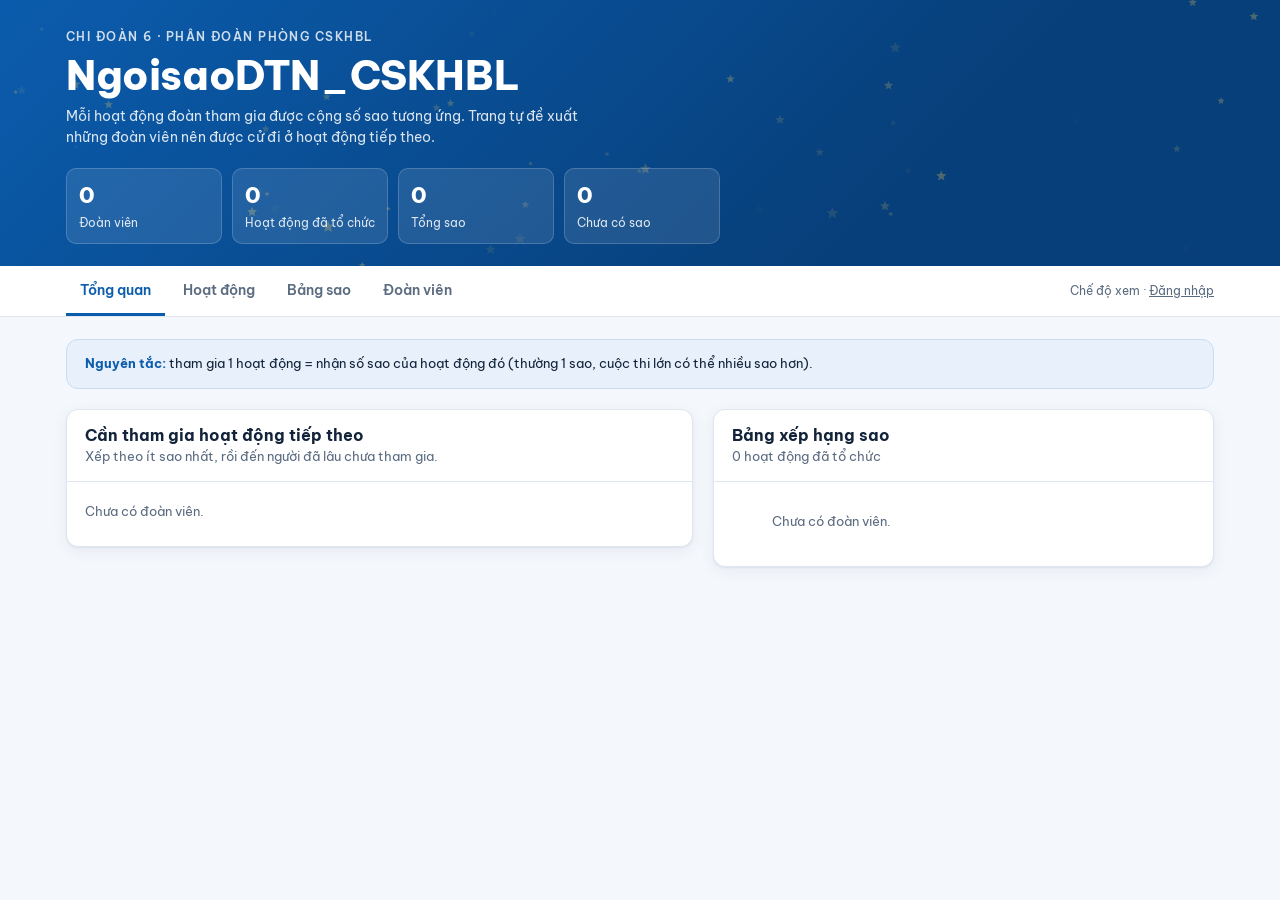
<file: NgoisaoDTN_CSKHBL/index.html>
<!doctype html><html lang="vi"><head><meta charset="utf-8"><meta name="viewport" content="width=device-width,initial-scale=1,viewport-fit=cover"><meta name="robots" content="noindex,nofollow"><title>NgoisaoDTN_CSKHBL</title><link rel="stylesheet" href="https://fonts.googleapis.com/css2?family=Be+Vietnam+Pro:wght@400;500;600;700;800&amp;display=swap"><style>:root{padding-top:env(safe-area-inset-top,0px);padding-bottom:env(safe-area-inset-bottom,0px)}body{margin:0;font:14px system-ui,sans-serif}img{max-width:100%}[hidden]{display:none!important}</style><style>
/* Layout: dải xanh thanh niên ở đầu trang, bên dưới là các tab công cụ; ô nhập & nút lưu dùng xanh lá VCB */
:root{
  --doan:#0b5cad; --doan-deep:#073f7a; --doan-soft:#e7f0fb; --doan-line:#c9dcf3;
  --vcb:#00704a; --vcb-deep:#005236; --vcb-lime:#7fbf3f; --vcb-soft:#e6f4ec;
  --star:#f2a900; --star-soft:#fff4d6;
  --bg:#f4f7fb; --surface:#ffffff; --surface-2:#f8fafd;
  --fg:#12233a; --muted:#5b6b80; --line:#dfe6ef;
  --warn:#c2410c; --warn-soft:#fdeee4; --danger:#b42318;
  --hero-fg:#ffffff;
  --f-body:"Be Vietnam Pro", "Segoe UI", system-ui, -apple-system, sans-serif;
  --shadow:0 1px 2px rgba(10,40,80,.06), 0 4px 16px rgba(10,40,80,.06);
  --r:12px;
}
@media (prefers-color-scheme: dark){:root:not([data-theme="light"]){
  --doan:#5aa2ef; --doan-deep:#0a3363; --doan-soft:#11284a; --doan-line:#1f3d66;
  --vcb:#3fbf86; --vcb-deep:#2a9a69; --vcb-lime:#9bd65e; --vcb-soft:#0f3324;
  --star:#ffc233; --star-soft:#3a2f10;
  --bg:#0b1422; --surface:#111d2f; --surface-2:#0e192a;
  --fg:#e6edf6; --muted:#9aabc0; --line:#22324a;
  --warn:#fb923c; --warn-soft:#3a2312; --danger:#f87171;
  --hero-fg:#ffffff; --shadow:0 1px 2px rgba(0,0,0,.3);
  color-scheme:dark}}
:root[data-theme="dark"]{
  --doan:#5aa2ef; --doan-deep:#0a3363; --doan-soft:#11284a; --doan-line:#1f3d66;
  --vcb:#3fbf86; --vcb-deep:#2a9a69; --vcb-lime:#9bd65e; --vcb-soft:#0f3324;
  --star:#ffc233; --star-soft:#3a2f10;
  --bg:#0b1422; --surface:#111d2f; --surface-2:#0e192a;
  --fg:#e6edf6; --muted:#9aabc0; --line:#22324a;
  --warn:#fb923c; --warn-soft:#3a2312; --danger:#f87171;
  --hero-fg:#ffffff; --shadow:0 1px 2px rgba(0,0,0,.3);
  color-scheme:dark}

*{box-sizing:border-box}
body{background:var(--bg);color:var(--fg);font-family:var(--f-body);font-size:14px;line-height:1.5}
.wrap{max-width:1180px;margin:0 auto;padding-left:max(16px,env(safe-area-inset-left,0px));padding-right:max(16px,env(safe-area-inset-right,0px))}
h1,h2,h3{text-wrap:balance;margin:0;line-height:1.2}
button{font:inherit;cursor:pointer}
:focus-visible{outline:2px solid var(--vcb);outline-offset:2px}
.num{font-variant-numeric:tabular-nums}

/* Hero */
.hero{background:linear-gradient(135deg,#0b5cad 0%,#073f7a 70%);color:var(--hero-fg);position:relative;overflow:hidden}
.hero canvas{position:absolute;inset:0;width:100%;height:100%;opacity:.35;pointer-events:none}
.hero .wrap{position:relative;padding-block:28px 22px;display:flex;flex-wrap:wrap;gap:20px;align-items:flex-end;justify-content:space-between}
.eyebrow{font-size:12px;letter-spacing:.12em;text-transform:uppercase;opacity:.8;font-weight:600}
.hero h1{font-size:clamp(26px,4.4vw,40px);font-weight:800;letter-spacing:-.01em;margin-top:6px}
.hero h1 .s{color:#ffd24d}
.hero p{margin:6px 0 0;opacity:.85;max-width:60ch}
.kpis{display:grid;grid-template-columns:repeat(4,minmax(0,1fr));gap:10px;min-width:min(100%,520px)}
.kpi{background:rgba(255,255,255,.1);border:1px solid rgba(255,255,255,.18);border-radius:10px;padding:10px 12px}
.kpi b{display:block;font-size:22px;font-weight:800;font-variant-numeric:tabular-nums}
.kpi span{font-size:12px;opacity:.85}
@media (max-width:640px){.kpis{grid-template-columns:repeat(2,minmax(0,1fr))}}

/* Tabs */
.tabs{position:sticky;top:env(safe-area-inset-top,0px);z-index:5;background:var(--surface);border-bottom:1px solid var(--line)}
body::before{content:"";position:fixed;inset:0 0 auto;height:env(safe-area-inset-top,0px);z-index:10;background:var(--surface)}
.tabs .wrap{display:flex;gap:4px;overflow-x:auto;align-items:center}
.tab{background:none;border:0;padding:14px 14px 12px;color:var(--muted);font-weight:600;border-bottom:3px solid transparent;white-space:nowrap}
.tab[aria-selected="true"]{color:var(--doan);border-color:var(--doan)}
.tabs .spacer{flex:1}
.sync{font-size:12px;color:var(--muted);white-space:nowrap;padding-left:8px}

main{padding-block:22px 48px}
.view{display:grid;gap:20px}
.grid2{display:grid;grid-template-columns:minmax(0,1.25fr) minmax(0,1fr);gap:20px;align-items:start}
@media (max-width:900px){.grid2{grid-template-columns:minmax(0,1fr)}}
.panel{background:var(--surface);border:1px solid var(--line);border-radius:var(--r);box-shadow:var(--shadow);min-width:0}
.panel-h{display:flex;flex-wrap:wrap;gap:8px 12px;align-items:center;justify-content:space-between;padding:16px 18px;border-bottom:1px solid var(--line)}
.panel-h h2{font-size:16px;font-weight:700}
.panel-h .sub{font-size:12.5px;color:var(--muted);margin-top:2px}
.panel-b{padding:14px 18px 18px}

/* Rules box */
.rules{display:flex;flex-wrap:wrap;gap:10px 22px;padding:14px 18px;background:var(--doan-soft);border:1px solid var(--doan-line);border-radius:var(--r);color:var(--fg);font-size:13px;align-items:center}
.rules b{color:var(--doan)}
.rules .target{display:flex;align-items:center;gap:8px;margin-left:auto}

/* Leaderboard */
.lb{list-style:none;margin:0;padding:0;display:grid}
.lb li{display:grid;grid-template-columns:28px minmax(0,1fr) auto;gap:12px;align-items:center;padding:10px 0;border-bottom:1px dashed var(--line)}
.lb li:last-child{border-bottom:0}
.rank{font-weight:800;color:var(--muted);text-align:center;font-variant-numeric:tabular-nums}
.lb li.top .rank{color:var(--star)}
.who{min-width:0}
.who .n{font-weight:600;white-space:nowrap;overflow:hidden;text-overflow:ellipsis}
.who .acts{font-size:12px;color:var(--muted);white-space:nowrap;overflow:hidden;text-overflow:ellipsis}
.bar{height:6px;border-radius:99px;background:var(--line);margin-top:6px;overflow:hidden}
.bar i{display:block;height:100%;background:linear-gradient(90deg,var(--star),#ffd24d);border-radius:99px}
.starcount{display:flex;align-items:center;gap:4px;font-weight:800;font-size:16px;font-variant-numeric:tabular-nums;color:var(--fg)}
.starcount svg{width:18px;height:18px;fill:var(--star)}

/* Suggestions */
.group{margin-top:4px}
.group+.group{margin-top:16px}
.group h3{font-size:12px;text-transform:uppercase;letter-spacing:.08em;color:var(--muted);font-weight:700;display:flex;align-items:center;gap:8px;margin-bottom:8px}
.dot{width:8px;height:8px;border-radius:50%}
.sugg{display:grid;gap:8px}
.sg{display:flex;align-items:center;gap:10px;padding:10px 12px;border-radius:10px;background:var(--surface-2);border:1px solid var(--line)}
.sg.hi{border-left:4px solid var(--warn)}
.sg.mid{border-left:4px solid var(--star)}
.sg .who{flex:1}
.pill{display:inline-flex;align-items:center;gap:4px;font-size:11.5px;font-weight:600;padding:2px 8px;border-radius:99px;white-space:nowrap}
.pill.warn{background:var(--warn-soft);color:var(--warn)}
.pill.star{background:var(--star-soft);color:var(--fg)}
.pill.ok{background:var(--vcb-soft);color:var(--vcb)}
.pill.blue{background:var(--doan-soft);color:var(--doan)}
.pill.grey{background:var(--line);color:var(--muted)}
.avatar{width:34px;height:34px;flex:none;border-radius:50%;display:grid;place-items:center;font-weight:700;font-size:12.5px;color:#fff;background:var(--doan)}
.avatar.f{background:#c2569a}
.leave{font-size:12.5px;color:var(--muted);margin-top:14px;padding-top:12px;border-top:1px solid var(--line)}

/* Activities */
.acts-list{display:grid;grid-template-columns:repeat(auto-fill,minmax(300px,1fr));gap:14px}
.act{background:var(--surface);border:1px solid var(--line);border-radius:var(--r);padding:14px 16px;display:grid;gap:10px;align-content:start;box-shadow:var(--shadow)}
.act.up{border:1.5px dashed var(--doan)}
.act-top{display:flex;gap:10px;align-items:flex-start;justify-content:space-between}
.act h3{font-size:15px;font-weight:700}
.act .meta{font-size:12px;color:var(--muted);display:flex;flex-wrap:wrap;gap:4px 10px;margin-top:3px}
.stars-badge{display:inline-flex;align-items:center;gap:3px;background:var(--star-soft);color:var(--fg);font-weight:800;padding:4px 9px;border-radius:8px;white-space:nowrap;font-variant-numeric:tabular-nums}
.stars-badge svg{width:14px;height:14px;fill:var(--star)}
.chips{display:flex;flex-wrap:wrap;gap:6px}
.chip{font-size:12px;padding:3px 9px;border-radius:99px;background:var(--doan-soft);color:var(--doan);font-weight:500}
.chip.sugg{background:var(--warn-soft);color:var(--warn)}
.act-actions{display:flex;flex-wrap:wrap;gap:8px}
.empty{color:var(--muted);font-size:13px;padding:6px 0}

/* Buttons & inputs (VCB green) */
.btn{border:1px solid var(--line);background:var(--surface);color:var(--fg);padding:7px 12px;border-radius:8px;font-weight:600;font-size:13px}
.btn:hover{border-color:var(--vcb)}
.btn.primary{background:var(--vcb);border-color:var(--vcb);color:#fff}
.btn.primary:hover{background:var(--vcb-deep)}
.btn.ghost{background:none;border-color:transparent;color:var(--vcb)}
.btn.danger{color:var(--danger)}
.btn.danger.armed{background:var(--danger);color:#fff;border-color:var(--danger)}
.btn:disabled{opacity:.5;cursor:not-allowed}
.field{display:grid;gap:5px}
.field label{font-size:12.5px;font-weight:600;color:var(--vcb)}
input[type=text],input[type=number],input[type=date],input[type=email],input[type=tel],select,textarea{
  font:inherit;color:var(--fg);background:var(--vcb-soft);border:1.5px solid color-mix(in srgb,var(--vcb) 35%,transparent);
  border-radius:8px;padding:8px 10px;width:100%;min-width:0}
input:focus,select:focus,textarea:focus{outline:none;border-color:var(--vcb);box-shadow:0 0 0 3px color-mix(in srgb,var(--vcb) 22%,transparent);background:var(--surface)}
.target input{width:64px;padding:5px 8px;text-align:center}
.form-grid{display:grid;grid-template-columns:repeat(2,minmax(0,1fr));gap:12px}
.form-grid .full{grid-column:1/-1}
@media (max-width:520px){.form-grid{grid-template-columns:minmax(0,1fr)}}
.check-list{display:grid;grid-template-columns:repeat(auto-fill,minmax(190px,1fr));gap:6px;max-height:260px;overflow:auto;padding:8px;border:1.5px solid color-mix(in srgb,var(--vcb) 35%,transparent);border-radius:8px;background:var(--vcb-soft)}
.check-list label{display:flex;gap:8px;align-items:center;font-size:13px;padding:4px 6px;border-radius:6px;cursor:pointer}
.check-list label:hover{background:var(--surface)}
.check-list input{accent-color:var(--vcb);width:16px;height:16px}
.check-list .hint{font-size:11px;color:var(--warn);margin-left:auto}

/* Matrix */
.mx-wrap{overflow-x:auto}
table.mx{border-collapse:separate;border-spacing:0;width:100%;font-size:13px}
.mx th,.mx td{padding:8px 10px;border-bottom:1px solid var(--line);text-align:center;white-space:nowrap}
.mx thead th{font-size:11.5px;font-weight:700;color:var(--muted);vertical-align:bottom;background:var(--surface-2)}
.mx thead th.actcol{max-width:120px;white-space:normal;line-height:1.3}
.mx thead th.up{color:var(--doan)}
.mx th.name,.mx td.name{text-align:left;position:sticky;left:0;background:var(--surface);z-index:1}
.mx thead th.name{background:var(--surface-2)}
.mx td.total{font-weight:800;font-variant-numeric:tabular-nums}
.cell{width:30px;height:30px;border-radius:8px;border:1.5px solid var(--line);background:none;display:inline-grid;place-items:center;padding:0;color:var(--muted)}
.cell svg{width:16px;height:16px}
.cell.on{background:var(--star-soft);border-color:var(--star)}
.cell.on svg{fill:var(--star)}
.cell.plan{border-style:dashed;border-color:var(--doan);background:var(--doan-soft)}
.cell.plan svg{fill:none;stroke:var(--doan);stroke-width:2}
.cell:not(:disabled):hover{border-color:var(--vcb)}
.cell:disabled{cursor:default}
.legend{display:flex;flex-wrap:wrap;gap:14px;font-size:12px;color:var(--muted);align-items:center}
.legend .cell{width:20px;height:20px;border-radius:5px;vertical-align:middle}
.legend .cell svg{width:11px;height:11px}

/* Members table */
table.mem{width:100%;border-collapse:collapse;font-size:13px}
.mem th{font-size:11.5px;color:var(--muted);text-transform:uppercase;letter-spacing:.06em;text-align:left;padding:8px 10px;border-bottom:1px solid var(--line);background:var(--surface-2);white-space:nowrap}
.mem td{padding:9px 10px;border-bottom:1px solid var(--line);vertical-align:middle}
.mem td .n{font-weight:600}
.mem td.c{white-space:nowrap}
.toolbar{display:flex;flex-wrap:wrap;gap:10px;align-items:center}
.toolbar input{max-width:260px}

/* Modal */
.overlay{position:fixed;inset:0;background:rgba(5,20,40,.5);z-index:20;display:grid;place-items:center;padding:max(16px,env(safe-area-inset-top,0px)) max(16px,env(safe-area-inset-right,0px)) max(16px,env(safe-area-inset-bottom,0px)) max(16px,env(safe-area-inset-left,0px))}
.modal{background:var(--surface);border-radius:14px;width:min(640px,100%);max-height:100%;overflow:auto;box-shadow:0 20px 60px rgba(0,0,0,.3)}
.modal-h{padding:16px 20px;border-bottom:1px solid var(--line);display:flex;justify-content:space-between;align-items:center;background:var(--doan);color:#fff;border-radius:14px 14px 0 0}
.modal-h h2{font-size:16px}
.modal-h button{background:none;border:0;color:#fff;font-size:22px;line-height:1}
.modal-b{padding:18px 20px;display:grid;gap:14px}
.modal-f{padding:14px 20px;border-top:1px solid var(--line);display:flex;gap:8px;justify-content:space-between;flex-wrap:wrap}
.modal-f .r{display:flex;gap:8px;margin-left:auto}
.err{color:var(--danger);font-size:12.5px}

.toast{position:fixed;left:50%;transform:translateX(-50%);bottom:calc(20px + env(safe-area-inset-bottom,0px));background:var(--fg);color:var(--bg);padding:10px 16px;border-radius:10px;font-weight:600;z-index:30;box-shadow:var(--shadow)}
.state{padding:40px 20px;text-align:center;color:var(--muted)}
.state b{display:block;color:var(--fg);font-size:16px;margin-bottom:6px}
@media (prefers-reduced-motion:reduce){*{transition:none!important;animation:none!important}}
</style></head><body><svg width="0" height="0" style="position:absolute" aria-hidden="true">
  <symbol id="star" viewBox="0 0 24 24"><path d="M12 2.5l2.9 6.1 6.6.8-4.9 4.6 1.3 6.6L12 17.3l-5.9 3.3 1.3-6.6L2.5 9.4l6.6-.8z"></path></symbol>
</svg><header class="hero">
  <canvas id="sky" aria-hidden="true"></canvas>
  <div class="wrap">
    <div>
      <div class="eyebrow">Chi đoàn 6 · Phân đoàn Phòng CSKHBL</div>
      <h1>NgoisaoDTN_CSKHBL</h1>
      <p>Mỗi hoạt động đoàn tham gia được cộng số sao tương ứng. Trang tự đề xuất những đoàn viên nên được cử đi ở hoạt động tiếp theo.</p>
    </div>
    <div class="kpis" id="kpis">
      <div class="kpi"><b class="num">–</b><span>Đoàn viên</span></div>
      <div class="kpi"><b class="num">–</b><span>Hoạt động đã tổ chức</span></div>
      <div class="kpi"><b class="num">–</b><span>Tổng sao</span></div>
      <div class="kpi"><b class="num">–</b><span>Chưa có sao</span></div>
    </div>
  </div>
</header><nav class="tabs" aria-label="Chuyển trang">
  <div class="wrap" role="tablist">
    <button class="tab" role="tab" data-view="tong-quan" aria-selected="true">Tổng quan</button>
    <button class="tab" role="tab" data-view="hoat-dong" aria-selected="false">Hoạt động</button>
    <button class="tab" role="tab" data-view="diem-danh" aria-selected="false">Bảng sao</button>
    <button class="tab" role="tab" data-view="doan-vien" aria-selected="false">Đoàn viên</button>
    <span class="spacer"></span>
    <span class="sync" id="sync">Đang kết nối…</span>
  </div>
</nav><main class="wrap" id="app"></main><div id="modal-root"></div><script>window.__SNAPSHOT__={"at": "2026-01-01T00:00:00.000Z", "settings": {"targetStars": 3}, "members": [], "activities": []};</script><script id="app-js">
(() => {
"use strict";
const SNAP = window.__SNAPSHOT__ || null;   // có dữ liệu nhúng sẵn = bản chỉ xem
const PUB = !!SNAP;
const SHELL = (() => {
  const style = [...document.querySelectorAll("style")].find(s => s.textContent.includes("--doan"));
  const font = document.querySelector('link[href*="fonts.googleapis.com/css2"]');
  const parts = ["svg[aria-hidden]", "header.hero", "nav.tabs"].map(s => document.querySelector(s)?.outerHTML || "");
  return { style: style ? style.outerHTML : "", font: font ? font.outerHTML : "", body: parts.join(""), js: document.getElementById("app-js").textContent };
})();
const STAR = '<svg aria-hidden="true"><use href="#star"/></svg>';
const TYPES = ["Văn nghệ","Lễ tân","Thể thao","Sự kiện","Cuộc thi","Tình nguyện","Học tập","Khác"];
const S = { members: [], activities: [], settings: { targetStars: 3 }, loaded: { m:false, a:false, s:false }, canWrite: true, view: "tong-quan", search: "" };
let db = null, downloads = null;

const $ = (s, r=document) => r.querySelector(s);
const esc = s => String(s ?? "").replace(/[&<>"']/g, c => ({"&":"&amp;","<":"&lt;",">":"&gt;",'"':"&quot;","'":"&#39;"}[c]));
const initials = n => { const p = String(n||"").trim().split(/\s+/); return ((p.length>1?p[p.length-2][0]:"")+(p[p.length-1]||"?")[0]).toUpperCase(); };
const shortName = n => { const p = String(n||"").trim().split(/\s+/); return p.slice(-2).join(" "); };
const isFemale = m => /n[ữu]/i.test(m.gender||"");
const fmtDate = d => { if(!d) return ""; const [y,mo,da] = d.split("-"); return da && mo ? `${da}/${mo}/${y}` : d; };

function toast(msg){ const t=document.createElement("div"); t.className="toast"; t.textContent=msg; document.body.appendChild(t); setTimeout(()=>t.remove(),2400); }

/* ---------- write queue: one write at a time per document ---------- */
const queues = new Map();
function write(path, fn){
  const prev = queues.get(path) || Promise.resolve();
  const next = prev.catch(()=>{}).then(fn).catch(e => {
    if (e && e.code === "invalid_argument") { S.canWrite = false; render(); toast("Bạn chỉ có quyền xem trang này."); }
    else if (e && e.code === "quota_exceeded") toast("Bộ nhớ đã đầy, hãy xóa bớt dữ liệu cũ.");
    else toast("Chưa lưu được, thử lại sau ít phút.");
    throw e;
  });
  queues.set(path, next); return next;
}

/* ---------- derived stats ---------- */
function doneActs(){ return S.activities.filter(a => a.status !== "upcoming").sort(byActOrder); }
function upActs(){ return S.activities.filter(a => a.status === "upcoming").sort(byActOrder); }
function byActOrder(a,b){ return ((a.order??0)-(b.order??0)) || (a.date||"").localeCompare(b.date||""); }
function activeMembers(){ return S.members.filter(m => m.status !== "leave"); }

function stats(){
  const done = doneActs();
  const map = new Map();
  for (const m of S.members) map.set(m.id, { m, stars:0, count:0, acts:[], lastIdx:-1, planned:[] });
  done.forEach((a, i) => (a.participants||[]).forEach(id => { const s = map.get(id); if(!s) return; s.stars += Number(a.stars)||0; s.count++; s.acts.push(a); s.lastIdx = i; }));
  for (const a of upActs()) (a.participants||[]).forEach(id => { const s = map.get(id); if (s) s.planned.push(a); });
  for (const s of map.values()) s.missed = done.length - 1 - s.lastIdx; // hoạt động liên tiếp đã lỡ
  return map;
}
function priorityList(st){
  return activeMembers().map(m => st.get(m.id)).sort((x,y) => x.stars-y.stars || y.missed-x.missed || x.count-y.count || x.m.name.localeCompare(y.m.name,"vi"));
}

/* ---------- render ---------- */
function render(){
  const ready = S.loaded.m && S.loaded.a;
  const app = $("#app");
  if (!db && !PUB) { app.innerHTML = `<div class="state"><b>Chưa kết nối được kho dữ liệu</b>Hãy mở trang khi đã đăng nhập claude.ai để xem và cập nhật danh sách đoàn viên.</div>`; return; }
  if (!ready) return;
  const st = stats();
  renderKpis(st);
  document.querySelectorAll(".tab").forEach(t => t.setAttribute("aria-selected", String(t.dataset.view === S.view)));
  const scrollY = window.scrollY;
  if (S.view === "tong-quan") app.innerHTML = viewOverview(st);
  else if (S.view === "hoat-dong") app.innerHTML = viewActivities(st);
  else if (S.view === "diem-danh") app.innerHTML = viewMatrix(st);
  else app.innerHTML = viewMembers(st);
  const si = $("#mem-search"); if (si && document.activeElement !== si && S._focusSearch) { si.focus(); si.setSelectionRange(si.value.length, si.value.length); S._focusSearch=false; }
  window.scrollTo(0, scrollY);
}

function renderKpis(st){
  const act = activeMembers();
  const total = [...st.values()].reduce((s,x)=>s+x.stars,0);
  const zero = act.filter(m => st.get(m.id).stars === 0).length;
  const vals = [S.members.length, doneActs().length, total, zero];
  document.querySelectorAll("#kpis .kpi b").forEach((b,i) => b.textContent = vals[i]);
}

function memberLine(s, extra=""){
  const m = s.m;
  return `<div class="avatar ${isFemale(m)?"f":""}" aria-hidden="true">${esc(initials(m.name))}</div>
    <div class="who"><div class="n">${esc(m.name)}</div>${extra}</div>`;
}

function viewOverview(st){
  const ranked = [...st.values()].filter(s => s.m.status!=="leave").sort((a,b)=> b.stars-a.stars || b.count-a.count || a.m.name.localeCompare(b.m.name,"vi"));
  const max = Math.max(...ranked.map(r=>r.stars), 1);
  let rank = 0, prev = null;
  const lb = ranked.map((s,i) => {
    if (s.stars !== prev) { rank = i+1; prev = s.stars; }
    const acts = s.acts.length ? s.acts.map(a=>a.name).join(" · ") : "Chưa tham gia hoạt động nào";
    return `<li class="${rank<=3 && s.stars>0?"top":""}"><span class="rank">${rank}</span>
      <div class="who"><div class="n">${esc(s.m.name)}</div><div class="acts">${esc(acts)}</div>
      <div class="bar"><i style="width:${Math.min(100, s.stars/max*100)}%"></i></div></div>
      <span class="starcount">${s.stars}${STAR}</span></li>`;
  }).join("");

  const pr = priorityList(st);
  const none = pr.filter(s => s.stars === 0);
  const rest = pr.filter(s => s.stars > 0);
  const done = doneActs().length;
  const sg = (s, cls) => {
    const missTxt = s.count === 0 ? `Chưa tham gia hoạt động nào` : `Lần gần nhất: ${esc(s.acts[s.acts.length-1].name)}`;
    const pills = [];
    if (s.count === 0) pills.push(`<span class="pill warn">0 sao</span>`);
    else pills.push(`<span class="pill star">${s.stars} sao</span>`);
    if (s.planned.length) pills.push(`<span class="pill blue">Đã cử: ${esc(s.planned[0].name)}</span>`);
    if (!PUB && !s.m.fee) pills.push(`<span class="pill grey">Chưa đóng đoàn phí</span>`);
    return `<div class="sg ${cls}">${memberLine(s, `<div class="acts">${missTxt}</div>`)}<div class="chips" style="justify-content:flex-end">${pills.join("")}</div></div>`;
  };
  const leave = S.members.filter(m => m.status === "leave");

  return `<div class="view">
    <div class="rules">
      <span><b>Nguyên tắc:</b> tham gia 1 hoạt động = nhận số sao của hoạt động đó (thường 1 sao, cuộc thi lớn có thể nhiều sao hơn).</span>
    </div>
    <div class="grid2">
      <section class="panel">
        <div class="panel-h"><div><h2>Cần tham gia hoạt động tiếp theo</h2>
          <div class="sub">Xếp theo ít sao nhất, rồi đến người đã lâu chưa tham gia.</div></div>
          ${S.canWrite?`<button class="btn primary" data-act="new-activity">+ Hoạt động sắp tới</button>`:""}</div>
        <div class="panel-b">
          ${none.length?`<div class="group"><h3><span class="dot" style="background:var(--warn)"></span>Ưu tiên cử ngay · chưa có sao (${none.length})</h3><div class="sugg">${none.map(s=>sg(s,"hi")).join("")}</div></div>`:""}
          ${rest.length?`<div class="group"><h3><span class="dot" style="background:var(--star)"></span>Đã có sao · xếp từ ít đến nhiều (${rest.length})</h3><div class="sugg">${rest.map(s=>sg(s,"mid")).join("")}</div></div>`:""}
          ${!none.length && !rest.length ? `<div class="empty">Chưa có đoàn viên.</div>`:""}
          ${leave.length?`<div class="leave">Tạm nghỉ, không tính vào đề xuất: ${leave.map(m=>`<b>${esc(m.name)}</b>${m.note?` (${esc(m.note)})`:""}`).join(", ")}</div>`:""}
        </div>
      </section>
      <section class="panel">
        <div class="panel-h"><div><h2>Bảng xếp hạng sao</h2><div class="sub">${done} hoạt động đã tổ chức</div></div></div>
        <div class="panel-b"><ol class="lb">${lb || `<li><span></span><div class="empty">Chưa có đoàn viên.</div><span></span></li>`}</ol></div>
      </section>
    </div>
  </div>`;
}

function actCard(a, st){
  const parts = (a.participants||[]).map(id => st.get(id)).filter(Boolean);
  const up = a.status === "upcoming";
  const slots = Number(a.slots)||0;
  let sugg = "";
  if (up && S.canWrite) {
    const need = Math.max(0, slots - parts.length);
    if (need > 0) {
      const picks = priorityList(st).filter(s => !(a.participants||[]).includes(s.m.id) && !s.planned.length).slice(0, need);
      const picks2 = picks.length < need ? priorityList(st).filter(s => !(a.participants||[]).includes(s.m.id) && !picks.includes(s)).slice(0, need-picks.length) : [];
      const all = picks.concat(picks2);
      if (all.length) sugg = `<div><div class="meta" style="margin-bottom:6px">Đề xuất cử thêm ${all.length} người (ít sao nhất):</div>
        <div class="chips">${all.map(s=>`<span class="chip sugg">${esc(shortName(s.m.name))} · ${s.stars}★</span>`).join("")}</div>
        <div class="act-actions" style="margin-top:8px"><button class="btn primary" data-act="assign" data-id="${a.id}" data-ids="${all.map(s=>s.m.id).join(",")}">Phân công những người này</button></div></div>`;
    }
  }
  return `<article class="act ${up?"up":""}">
    <div class="act-top"><div><h3>${esc(a.name)}</h3>
      <div class="meta">${a.type?`<span>${esc(a.type)}</span>`:""}${a.date?`<span>${fmtDate(a.date)}</span>`:""}
      <span>${up?`<b style="color:var(--doan)">Sắp diễn ra</b>${slots?` · cần ${slots} người`:""}`:"Đã diễn ra"}</span></div></div>
      <span class="stars-badge">+${Number(a.stars)||0}${STAR}</span></div>
    <div><div class="meta" style="margin-bottom:6px">${up?"Đã phân công":"Đã tham gia"}: ${parts.length} người</div>
      <div class="chips">${parts.length?parts.map(s=>`<span class="chip">${esc(shortName(s.m.name))}</span>`).join(""):`<span class="empty">Chưa có ai</span>`}</div></div>
    ${sugg}
    ${S.canWrite?`<div class="act-actions"><button class="btn" data-act="edit-activity" data-id="${a.id}">Sửa / điểm danh</button>
      ${up?`<button class="btn ghost" data-act="mark-done" data-id="${a.id}">Đánh dấu đã diễn ra → cộng sao</button>`:""}</div>`:""}
  </article>`;
}

function viewActivities(st){
  const up = upActs(), done = doneActs().reverse();
  return `<div class="view">
    <section class="panel"><div class="panel-h"><div><h2>Hoạt động sắp tới</h2><div class="sub">Nhập số người cần, trang sẽ gợi ý đoàn viên ít sao nhất. Sao chỉ được cộng khi hoạt động được đánh dấu đã diễn ra.</div></div>
      ${S.canWrite?`<button class="btn primary" data-act="new-activity">+ Thêm hoạt động</button>`:""}</div>
      <div class="panel-b">${up.length?`<div class="acts-list">${up.map(a=>actCard(a,st)).join("")}</div>`:`<div class="empty">Chưa có hoạt động sắp tới. Bấm “Thêm hoạt động”, chọn trạng thái “Sắp diễn ra” và số người cần để nhận đề xuất.</div>`}</div></section>
    <section class="panel"><div class="panel-h"><div><h2>Đã tổ chức (${done.length})</h2><div class="sub">Mới nhất ở trên</div></div>
      ${S.canWrite&&!PUB?`<div class="toolbar"><button class="btn" data-act="export">Xuất bảng sao (CSV)</button><button class="btn primary" data-act="export-html">Xuất trang xem (HTML)</button></div>`:""}</div>
      <div class="panel-b">${done.length?`<div class="acts-list">${done.map(a=>actCard(a,st)).join("")}</div>`:`<div class="empty">Chưa có hoạt động nào.</div>`}</div></section>
  </div>`;
}

function viewMatrix(st){
  const acts = doneActs().concat(upActs());
  const rows = S.members.slice().sort((a,b)=>(a.order??999)-(b.order??999)).map((m,i) => {
    const s = st.get(m.id);
    const cells = acts.map(a => {
      const on = (a.participants||[]).includes(m.id); const up = a.status === "upcoming";
      return `<td><button class="cell ${on?(up?"plan":"on"):""}" data-act="toggle" data-a="${a.id}" data-m="${m.id}" ${S.canWrite?"":"disabled"} aria-pressed="${on}" aria-label="${esc(m.name)} – ${esc(a.name)}">${on?STAR:""}</button></td>`;
    }).join("");
    return `<tr><td class="num">${i+1}</td><td class="name"><b>${esc(m.name)}</b>${m.status==="leave"?` <span class="pill grey">Tạm nghỉ</span>`:""}</td>${cells}<td class="total">${s.stars}</td></tr>`;
  }).join("");
  return `<div class="view"><section class="panel">
    <div class="panel-h"><div><h2>Bảng sao theo hoạt động</h2><div class="sub">Giống file Excel: mỗi cột là một hoạt động. Bấm vào ô để điểm danh hoặc bỏ điểm danh.</div></div>
      <div class="legend"><span><span class="cell on">${STAR}</span> Đã tham gia</span><span><span class="cell plan">${STAR}</span> Đã phân công (sắp tới)</span></div></div>
    <div class="mx-wrap"><table class="mx"><thead><tr><th>STT</th><th class="name">Họ và tên</th>
      ${acts.map((a,i)=>`<th class="actcol ${a.status==="upcoming"?"up":""}">HĐ ${i+1}<br>${esc(a.name)}<br><span style="color:var(--star)">+${Number(a.stars)||0}★</span></th>`).join("")}
      <th>Tổng sao</th></tr></thead><tbody>${rows}</tbody></table></div>
  </section></div>`;
}

function viewMembers(st){
  const q = S.search.trim().toLowerCase();
  const list = S.members.slice().sort((a,b)=>(a.order??999)-(b.order??999)).filter(m => !q || (m.name||"").toLowerCase().includes(q));
  const rows = list.map((m,i) => {
    const s = st.get(m.id);
    return `<tr><td class="num">${i+1}</td>
      <td><div style="display:flex;gap:10px;align-items:center"><div class="avatar ${isFemale(m)?"f":""}" aria-hidden="true">${esc(initials(m.name))}</div><div><div class="n">${esc(m.name)}</div>${PUB?"":`<div style="font-size:12px;color:var(--muted)">${esc(m.email||"")}</div>`}</div></div></td>
      <td class="c">${esc(m.gender||"")}</td>${PUB?`<td class="c num">${esc(m.birthYear||"")}</td>`:""}${PUB?"":`<td class="c num">${esc(m.dob||"")}</td><td class="c num">${esc(m.phone||"")}</td>
      <td class="c">${m.fee?`<span class="pill ok">Đã đóng</span>`:`<span class="pill warn">Chưa đóng</span>`}</td>`}
      <td class="c">${m.status==="leave"?`<span class="pill grey">Tạm nghỉ${m.note?" · "+esc(m.note):""}</span>`:`<span class="pill blue">Đang sinh hoạt</span>`}</td>
      <td class="c"><span class="starcount" style="font-size:14px">${s.stars}${STAR}</span></td>
      <td class="c">${S.canWrite?`<button class="btn" data-act="edit-member" data-id="${m.id}">Sửa</button>`:""}</td></tr>`;
  }).join("");
  return `<div class="view"><section class="panel">
    <div class="panel-h"><div><h2>Danh sách đoàn viên (${S.members.length})</h2><div class="sub">Chi đoàn 6</div></div>
      <div class="toolbar"><input type="text" id="mem-search" placeholder="Tìm theo tên…" value="${esc(S.search)}" aria-label="Tìm đoàn viên">
      ${S.canWrite?`<button class="btn" data-act="import-xlsx">Nhập từ Excel</button><a class="btn" href="../NgoisaoDTN/mau-doan-vien.xlsx" download style="text-decoration:none">Tải mẫu Excel</a><button class="btn primary" data-act="new-member">+ Thêm đoàn viên</button><input type="file" id="xlsx-file" accept=".xlsx,.xls,.csv" hidden>`:""}</div></div>
    <div class="mx-wrap"><table class="mem"><thead><tr><th>STT</th><th>Họ và tên</th><th>Giới tính</th>${PUB?"<th>Năm sinh</th>":""}${PUB?"":"<th>Ngày sinh</th><th>SĐT</th><th>Đoàn phí</th>"}<th>Trạng thái</th><th>Sao</th><th></th></tr></thead>
    <tbody>${rows || `<tr><td colspan="${PUB?7:9}" class="empty">Không tìm thấy đoàn viên.</td></tr>`}</tbody></table></div>
  </section></div>`;
}

/* ---------- modals ---------- */
function openModal(title, body, onSave, onDelete){
  const root = $("#modal-root");
  root.innerHTML = `<div class="overlay" id="ov"><div class="modal" role="dialog" aria-modal="true" aria-labelledby="mt">
    <div class="modal-h"><h2 id="mt">${esc(title)}</h2><button type="button" data-close aria-label="Đóng">×</button></div>
    <form id="mf"><div class="modal-b">${body}<div class="err" id="merr"></div></div>
    <div class="modal-f">${onDelete?`<button type="button" class="btn danger" id="mdel">Xóa</button>`:""}<div class="r"><button type="button" class="btn" data-close>Hủy</button><button type="submit" class="btn primary">Lưu</button></div></div></form></div></div>`;
  const close = () => root.innerHTML = "";
  root.querySelectorAll("[data-close]").forEach(b => b.onclick = close);
  $("#ov").addEventListener("mousedown", e => { if (e.target.id === "ov") close(); });
  document.addEventListener("keydown", function k(e){ if(e.key==="Escape"){ close(); document.removeEventListener("keydown",k);} });
  $("#mf").onsubmit = async e => { e.preventDefault(); let err = onSave(new FormData(e.target), e.target); if (err && err.then) { const sb = e.target.querySelector("[type=submit]"); sb.disabled = true; $("#merr").textContent = ""; try { err = await err; } finally { sb.disabled = false; } } if (typeof err === "string") { $("#merr").textContent = err; return; } close(); };
  const del = $("#mdel");
  if (del) del.onclick = () => { if (!del.classList.contains("armed")) { del.classList.add("armed"); del.textContent = "Bấm lần nữa để xóa"; return; } onDelete(); close(); };
  const first = root.querySelector("input,select"); first && first.focus();
}

function activityForm(a){
  const st = stats();
  a = a || { name:"", type:"Sự kiện", date:"", stars:1, status:"upcoming", slots:3, participants:[] };
  const sel = new Set(a.participants||[]);
  const pr = priorityList(st);
  const ordered = pr.concat(S.members.filter(m=>m.status==="leave").map(m=>st.get(m.id)));
  const checks = ordered.map(s => `<label><input type="checkbox" name="p" value="${s.m.id}" ${sel.has(s.m.id)?"checked":""}>${esc(s.m.name)}<span class="hint">${s.m.status==="leave"?"nghỉ":s.stars+"★"}</span></label>`).join("");
  const body = `<div class="form-grid">
    <div class="field full"><label for="f-name">Tên hoạt động</label><input type="text" id="f-name" name="name" required value="${esc(a.name)}" placeholder="VD: Hiến máu nhân đạo tháng 11"></div>
    <div class="field"><label for="f-date">Ngày</label><input type="date" id="f-date" name="date" value="${esc(a.date||"")}"></div>
    <div class="field"><label for="f-stars">Số sao khi tham gia</label><input type="number" id="f-stars" name="stars" min="0" max="20" value="${Number(a.stars)||0}"></div>
    <div class="field"><label for="f-status">Trạng thái</label><select id="f-status" name="status"><option value="upcoming" ${a.status==="upcoming"?"selected":""}>Sắp diễn ra</option><option value="done" ${a.status!=="upcoming"?"selected":""}>Đã diễn ra (cộng sao)</option></select></div>
    <div class="field full"><label>Người tham gia / được phân công <span style="color:var(--muted);font-weight:400">(xếp theo ưu tiên: ít sao ở trên)</span></label><div class="check-list">${checks}</div></div>
  </div>`;
  return body;
}

function editActivity(id){
  const a = id ? S.activities.find(x=>x.id===id) : null;
  openModal(a?"Sửa hoạt động":"Thêm hoạt động", activityForm(a), (fd) => {
    const name = String(fd.get("name")||"").trim(); if (!name) return "Hãy nhập tên hoạt động.";
    const data = { name, type: a?.type||"", date: fd.get("date")||"", stars: Math.max(0, Number(fd.get("stars"))||0),
      status: fd.get("status"), slots: Number(a?.slots)||0, participants: fd.getAll("p"),
      order: a ? (a.order ?? 0) : (Math.max(0,...S.activities.map(x=>x.order||0))+1) };
    const ref = a ? db.collection("activities").doc(a.id) : db.collection("activities").doc();
    write(ref.path, () => ref.set(data)).then(()=>toast(a?"Đã lưu hoạt động":"Đã thêm hoạt động"));
  }, a ? () => { const ref = db.collection("activities").doc(a.id); write(ref.path, ()=>ref.delete()).then(()=>toast("Đã xóa hoạt động")); } : null);
}

function editMember(id){
  const m = id ? S.members.find(x=>x.id===id) : { name:"", gender:"Nữ", dob:"", email:"", phone:"", fee:true, status:"active", note:"" };
  const body = `<div class="form-grid">
    <div class="field full"><label for="m-name">Họ và tên</label><input type="text" id="m-name" name="name" required value="${esc(m.name)}"></div>
    ${PUB?`<div class="field"><label for="m-by">Năm sinh</label><input type="number" id="m-by" name="birthYear" min="1900" max="2100" value="${esc(m.birthYear||"")}" placeholder="VD: 1995"></div>`:""}
    <div class="field"><label for="m-gender">Giới tính</label><select id="m-gender" name="gender">${["Nam","Nữ"].map(g=>`<option ${(m.gender||"").trim()===g?"selected":""}>${g}</option>`).join("")}</select></div>
    ${PUB?"":`<div class="field"><label for="m-dob">Ngày sinh</label><input type="text" id="m-dob" name="dob" value="${esc(m.dob)}" placeholder="dd/mm/yyyy"></div>`}
    ${PUB?"":`<div class="field"><label for="m-email">Email</label><input type="email" id="m-email" name="email" value="${esc(m.email)}"></div>`}
    ${PUB?"":`<div class="field"><label for="m-phone">Số điện thoại</label><input type="tel" id="m-phone" name="phone" value="${esc(m.phone)}"></div>`}
    ${PUB?"":`<div class="field"><label for="m-fee">Đoàn phí</label><select id="m-fee" name="fee"><option value="1" ${m.fee?"selected":""}>Đã đóng</option><option value="0" ${!m.fee?"selected":""}>Chưa đóng</option></select></div>`}
    <div class="field"><label for="m-status">Trạng thái</label><select id="m-status" name="status"><option value="active" ${m.status!=="leave"?"selected":""}>Đang sinh hoạt</option><option value="leave" ${m.status==="leave"?"selected":""}>Tạm nghỉ (không đề xuất)</option></select></div>
    ${PUB?"":`<div class="field full"><label for="m-note">Ghi chú</label><input type="text" id="m-note" name="note" value="${esc(m.note)}" placeholder="VD: Nghỉ thai sản"></div>`}
  </div>`;
  openModal(id?"Sửa đoàn viên":"Thêm đoàn viên", body, fd => {
    const name = String(fd.get("name")||"").trim(); if (!name) return "Hãy nhập họ tên.";
    const data = PUB ? { name, gender: fd.get("gender"), birthYear: String(fd.get("birthYear")||"").trim(), status: fd.get("status"), fee: true, order: id ? (m.order ?? 0) : (Math.max(0,...S.members.map(x=>x.order||0))+1) } : { name, gender: fd.get("gender"), dob: String(fd.get("dob")||"").trim(), email: String(fd.get("email")||"").trim(), phone: String(fd.get("phone")||"").trim(),
      fee: fd.get("fee")==="1", status: fd.get("status"), note: String(fd.get("note")||"").trim(),
      order: id ? (m.order ?? 0) : (Math.max(0,...S.members.map(x=>x.order||0))+1) };
    const ref = id ? db.collection("members").doc(id) : db.collection("members").doc();
    write(ref.path, ()=>ref.set(data)).then(()=>toast(id?"Đã lưu thông tin":"Đã thêm đoàn viên"));
  }, id ? () => {
    const ref = db.collection("members").doc(id);
    write(ref.path, ()=>ref.delete()).then(()=>toast("Đã xóa đoàn viên"));
    S.activities.filter(a => (a.participants||[]).includes(id)).forEach(a => { const r = db.collection("activities").doc(a.id); write(r.path, ()=>r.update({ participants: a.participants.filter(x=>x!==id) })); });
  } : null);
}

function setParticipants(aid, list){
  const a = S.activities.find(x=>x.id===aid); if (!a) return;
  a.participants = list; render(); // optimistic
  const r = db.collection("activities").doc(aid);
  return write(r.path, ()=>r.update({ participants: list }));
}

async function exportCsv(){
  const st = stats(); const acts = doneActs();
  const head = ["STT","Họ và tên","Giới tính","Ngày sinh", ...acts.map((a,i)=>`HĐ ${i+1}: ${a.name} (+${a.stars} sao)`), "Tổng sao","Đoàn phí","Ghi chú"];
  const rows = S.members.slice().sort((a,b)=>(a.order??999)-(b.order??999)).map((m,i)=>[i+1,m.name,m.gender,m.dob,...acts.map(a=>(a.participants||[]).includes(m.id)?"x":""),st.get(m.id).stars,m.fee?"x":"",m.note||""]);
  const csv = "﻿" + [head,...rows].map(r=>r.map(v=>`"${String(v??"").replace(/"/g,'""')}"`).join(",")).join("\r\n");
  if (!downloads) { toast("Trình xem này chưa hỗ trợ tải file."); return; }
  try { const r = await downloads.save({ filename: "NgoisaoDTN_CSKHBL.csv", data: csv }); if (r && r.status==="saved") toast("Đã tải bảng sao"); }
  catch(e){ if (e && e.code !== "cancelled") toast("Chưa tải được file."); }
}

/* ---------- bản HTML chỉ xem (không kèm SĐT, email, ngày sinh, đoàn phí, ghi chú) ---------- */
function buildSnapshot(){
  const data = { at: new Date().toISOString(), settings: { targetStars: Number(S.settings.targetStars)||3 },
    members: S.members.map(m => ({ id:m.id, name:m.name, gender:m.gender||"", status:m.status||"active", order:m.order ?? 0, fee:true })),
    activities: S.activities.map(a => ({ id:a.id, name:a.name, type:a.type||"", date:a.date||"", stars:Number(a.stars)||0, status:a.status, slots:Number(a.slots)||0, participants:[...(a.participants||[])], order:a.order ?? 0 })) };
  const json = JSON.stringify(data).replace(/</g, "\\u003c");
  const base = '<style>:root{padding-top:env(safe-area-inset-top,0px);padding-bottom:env(safe-area-inset-bottom,0px)}body{margin:0;font:14px system-ui,sans-serif}img{max-width:100%}[hidden]{display:none!important}</style>';
  return '<!doctype html><html lang="vi"><head><meta charset="utf-8"><meta name="viewport" content="width=device-width,initial-scale=1,viewport-fit=cover"><meta name="robots" content="noindex,nofollow"><title>NgoisaoDTN_CSKHBL</title>'
    + SHELL.font + base + SHELL.style + '</head><body>' + SHELL.body
    + '<main class="wrap" id="app"></main><div id="modal-root"></div><script>window.__SNAPSHOT__=' + json + ';<\/script><script id="app-js">' + SHELL.js + '<\/script></body></html>';
}
window.__buildSnapshot = buildSnapshot;
async function exportHtml(){
  if (!downloads) { toast("Trình xem này chưa hỗ trợ tải file."); return; }
  try { const r = await downloads.save({ filename: "NgoisaoDTN_CSKHBL.html", data: buildSnapshot() }); if (r && r.status==="saved") toast("Đã tải trang xem"); }
  catch(e){ if (e && e.code !== "cancelled") toast("Chưa tải được file."); }
}

/* ---------- events ---------- */
document.addEventListener("click", e => {
  const aid = e.target.id; if (aid === "adm" || aid === "pwd" || aid === "out") { e.preventDefault(); (aid === "adm" ? adminLogin : aid === "pwd" ? changePassword : adminLogout)(); return; }
  const tab = e.target.closest(".tab"); if (tab) { location.hash = tab.dataset.view; return; }
  const b = e.target.closest("[data-act]"); if (!b || !db) return;
  const act = b.dataset.act;
  if (act === "new-activity") editActivity(null);
  else if (act === "edit-activity") editActivity(b.dataset.id);
  else if (act === "new-member") editMember(null);
  else if (act === "import-xlsx") { const f = $("#xlsx-file"); if (f) { f.value = ""; f.click(); } }
  else if (act === "edit-member") editMember(b.dataset.id);
  else if (act === "export") exportCsv();
  else if (act === "export-html") exportHtml();
  else if (act === "assign") { const a = S.activities.find(x=>x.id===b.dataset.id); if (a) setParticipants(a.id, [...new Set([...(a.participants||[]), ...b.dataset.ids.split(",")])])?.then(()=>toast("Đã phân công")); }
  else if (act === "mark-done") { const a = S.activities.find(x=>x.id===b.dataset.id); if (!a) return; a.status="done"; if(!a.date) a.date = new Date().toISOString().slice(0,10); render(); const r = db.collection("activities").doc(a.id); write(r.path, ()=>r.update({ status:"done", date:a.date })).then(()=>toast(`Đã cộng ${a.stars} sao cho ${(a.participants||[]).length} đoàn viên`)); }
  else if (act === "toggle") { const a = S.activities.find(x=>x.id===b.dataset.a); if (!a) return; const id = b.dataset.m; const cur = a.participants||[]; setParticipants(a.id, cur.includes(id) ? cur.filter(x=>x!==id) : [...cur, id]); }
});
document.addEventListener("input", e => {
  if (e.target.id === "mem-search") { S.search = e.target.value; S._focusSearch = true; render(); }
});

/* ---------- nhập đoàn viên từ Excel (họ tên, năm sinh, nam/nữ) ---------- */
const noDia = t => String(t ?? "").normalize("NFD").replace(/[\u0300-\u036f]/g, "").replace(/đ/gi, "d").toLowerCase().replace(/\s+/g, " ").trim();
function loadXlsxLib(){
  if (window.XLSX) return Promise.resolve();
  return new Promise((ok, no) => { const sc = document.createElement("script"); sc.src = "https://cdnjs.cloudflare.com/ajax/libs/xlsx/0.18.5/xlsx.full.min.js"; sc.onload = ok; sc.onerror = () => no(new Error("lib")); document.head.appendChild(sc); });
}
function yearOf(v){
  if (v instanceof Date && !isNaN(v)) return String(v.getFullYear());
  if (typeof v === "number") { if (v >= 1900 && v <= 2100) return String(Math.round(v)); if (v > 20000 && v < 80000) return String(new Date(Math.round((v - 25569) * 86400000)).getUTCFullYear()); return ""; }
  const m = String(v ?? "").match(/(19|20)\d{2}/); return m ? m[0] : "";
}
function genderOf(v){ const t = noDia(v); if (!t) return ""; if (/^(nu|female|f|n)$/.test(t) || t.startsWith("nu")) return "Nữ"; if (/^(nam|male|m)$/.test(t) || t.startsWith("nam")) return "Nam"; return ""; }
function parseMembers(rows){
  let hi = -1, cn = 0, cb = 1, cg = 2;
  for (let i = 0; i < Math.min(rows.length, 10); i++) {
    const h = (rows[i]||[]).map(noDia);
    const n = h.findIndex(x => /^(ho (va )?ten|ten|ho ten doan vien)$/.test(x) || x.includes("ho ten") || x.includes("ho va ten"));
    if (n >= 0) { hi = i; cn = n; const b = h.findIndex(x => x.includes("sinh")); const g = h.findIndex(x => x.includes("gioi") || x === "nam/nu" || x === "phai"); if (b >= 0) cb = b; if (g >= 0) cg = g; break; }
  }
  const out = [];
  for (const r of rows.slice(hi + 1)) {
    const name = String((r||[])[cn] ?? "").trim().replace(/\s+/g, " ");
    if (!name || /^\d+$/.test(name)) continue;
    out.push({ name, birthYear: yearOf(r[cb]), gender: genderOf(r[cg]) });
  }
  return out;
}
async function importXlsx(file){
  try {
    await loadXlsxLib();
    const wb = XLSX.read(await file.arrayBuffer(), { type: "array", cellDates: true });
    const rows = XLSX.utils.sheet_to_json(wb.Sheets[wb.SheetNames[0]], { header: 1, defval: "", raw: true });
    const list = parseMembers(rows);
    if (!list.length) { toast("Không đọc được đoàn viên nào trong file."); return; }
    const have = new Set(S.members.map(m => noDia(m.name)));
    const seen = new Set(), add = [], dup = [];
    for (const m of list) { const k = noDia(m.name); if (have.has(k) || seen.has(k)) dup.push(m); else { seen.add(k); add.push(m); } }
    const miss = add.filter(m => !m.gender).length;
    const sample = add.slice(0, 8).map(m => `<li>${esc(m.name)} · ${esc(m.birthYear||"?")} · ${esc(m.gender||"?")}</li>`).join("");
    openModal("Nhập đoàn viên từ Excel", `<p style="margin:0 0 8px">Đọc được <b>${list.length}</b> dòng: sẽ thêm <b>${add.length}</b> đoàn viên mới${dup.length?`, bỏ qua <b>${dup.length}</b> người trùng tên`:""}.${miss?` <span style="color:var(--warn)">${miss} người chưa rõ giới tính (mặc định Nữ, sửa lại sau).</span>`:""}</p>
      <ul style="margin:0;padding-left:18px;font-size:13px">${sample}${add.length>8?`<li>… và ${add.length-8} người nữa</li>`:""}</ul>`, () => {
      if (!add.length) return "Không có đoàn viên mới để thêm.";
      let order = Math.max(0, ...S.members.map(x => x.order || 0));
      for (const m of add) S.members.push({ id: "a" + Date.now().toString(36) + Math.random().toString(36).slice(2,7), name: m.name, gender: m.gender || "Nữ", birthYear: m.birthYear, status: "active", fee: true, order: ++order });
      render(); persist().then(() => toast("Đã nhập " + add.length + " đoàn viên")).catch(()=>{});
    });
  } catch(e){ toast("Không đọc được file. Hãy dùng file .xlsx hoặc .csv."); }
}
document.addEventListener("change", e => { if (e.target.id === "xlsx-file" && e.target.files[0]) importXlsx(e.target.files[0]); });
function route(){ const h = location.hash.slice(1); S.view = ["tong-quan","hoat-dong","diem-danh","doan-vien"].includes(h) ? h : "tong-quan"; render(); }
window.addEventListener("hashchange", route);

/* ---------- boot ---------- */
const TOKEN_KEY = "ngoisaoDTN_admin_token";
const REPO = "leminhdbchn-hary/leminhdbchn-hary.github.io", DATA_PATH = "NgoisaoDTN_CSKHBL/data.json";
const API = "https://api.github.com/repos/" + REPO + "/contents/" + DATA_PATH;
const getToken = () => { try { return localStorage.getItem(TOKEN_KEY) || ""; } catch(e){ return ""; } };
const ghHead = (extra) => ({ "Accept":"application/vnd.github+json", "Authorization":"Bearer " + getToken(), ...(extra||{}) });
let saveChain = Promise.resolve();
function persist(){
  saveChain = saveChain.catch(()=>{}).then(async () => {
    const meta = await fetch(API + "?ref=main&t=" + Date.now(), { headers: ghHead() });
    if (!meta.ok) throw new Error("meta " + meta.status);
    const sha = (await meta.json()).sha;
    const text = JSON.stringify({ members: S.members, activities: S.activities }, null, 1);
    const body = { message: "Cập nhật dữ liệu Ngôi sao ĐTN", content: btoa(unescape(encodeURIComponent(text))), sha, branch: "main" };
    const r = await fetch(API, { method:"PUT", headers: ghHead({ "Content-Type":"application/json" }), body: JSON.stringify(body) });
    if (!r.ok) throw new Error("put " + r.status);
  }).catch(e => { toast("Chưa lưu được lên GitHub (" + (e.message||"lỗi") + "). Kiểm tra lại token quản trị."); throw e; });
  return saveChain;
}
function adminDb(){
  const mut = fn => { fn(); render(); return persist(); };
  return {
    collection: (name) => ({ doc: (id) => { id = id || ("a" + Date.now().toString(36) + Math.random().toString(36).slice(2,6));
      return { id, path: name + "/" + id,
        set: async d => mut(() => { const o = { id, ...d }, i = S[name].findIndex(x=>x.id===id); if (i < 0) S[name].push(o); else S[name][i] = o; }),
        update: async d => mut(() => { const a = S[name].find(x=>x.id===id); if (a) Object.assign(a, d); }),
        delete: async () => mut(() => { S[name] = S[name].filter(x=>x.id!==id); }) }; } }),
    doc: path => ({ path, set: async () => {} })
  };
}
async function loadShared(){
  try { const r = await fetch(API + "?ref=main&t=" + Date.now(), { headers: { "Accept":"application/vnd.github.raw+json" } });
    if (!r.ok) return; const d = await r.json();
    if (Array.isArray(d.members) && Array.isArray(d.activities)) { S.members = d.members; S.activities = d.activities; } } catch(e){}
}
const ADMIN_USER = "Minhlv.ho";
const VAULT_API = "https://api.github.com/repos/" + REPO + "/contents/NgoisaoDTN_PTSPBL/vault.json";
const enc = new TextEncoder(), dec = new TextDecoder();
const b64 = u8 => btoa(String.fromCharCode(...u8)), unb64 = t => Uint8Array.from(atob(t), c => c.charCodeAt(0));
async function deriveKey(pass, salt, iter){
  const base = await crypto.subtle.importKey("raw", enc.encode(pass), "PBKDF2", false, ["deriveKey"]);
  return crypto.subtle.deriveKey({ name:"PBKDF2", hash:"SHA-256", salt, iterations: iter }, base, { name:"AES-GCM", length:256 }, false, ["encrypt","decrypt"]);
}
async function sealToken(token, user, pass){
  const salt = crypto.getRandomValues(new Uint8Array(16)), iv = crypto.getRandomValues(new Uint8Array(12)), iter = 600000;
  const key = await deriveKey(pass, salt, iter);
  const ct = new Uint8Array(await crypto.subtle.encrypt({ name:"AES-GCM", iv, additionalData: enc.encode(user.toLowerCase()) }, key, enc.encode(token)));
  return { v:1, iter, salt: b64(salt), iv: b64(iv), ct: b64(ct) };
}
async function openVault(vault, user, pass){
  const key = await deriveKey(pass, unb64(vault.salt), vault.iter);
  const pt = await crypto.subtle.decrypt({ name:"AES-GCM", iv: unb64(vault.iv), additionalData: enc.encode(user.toLowerCase()) }, key, unb64(vault.ct));
  return dec.decode(pt);
}
async function fetchVault(){
  const r = await fetch(VAULT_API + "?ref=main&t=" + Date.now(), { headers: { "Accept":"application/vnd.github.raw+json" } });
  if (r.status === 404) return null; if (!r.ok) throw new Error("vault " + r.status); return r.json();
}
async function saveVault(vault, token){
  const h = { "Accept":"application/vnd.github+json", "Authorization":"Bearer " + token };
  const m = await fetch(VAULT_API + "?ref=main&t=" + Date.now(), { headers: h });
  const sha = m.ok ? (await m.json()).sha : undefined;
  const body = { message: "Cập nhật khóa quản trị", content: btoa(JSON.stringify(vault, null, 1)), branch: "main", ...(sha ? { sha } : {}) };
  const r = await fetch(VAULT_API, { method:"PUT", headers: { ...h, "Content-Type":"application/json" }, body: JSON.stringify(body) });
  if (!r.ok) throw new Error("Không lưu được khóa (" + r.status + ")");
}
async function canPush(token){
  const r = await fetch("https://api.github.com/repos/" + REPO, { headers: { "Accept":"application/vnd.github+json", "Authorization":"Bearer " + token } }).then(x=>x.ok?x.json():null).catch(()=>null);
  return !!(r && r.permissions && r.permissions.push);
}
const setToken = t => { try { localStorage.setItem(TOKEN_KEY, t); return true; } catch(e){ toast("Trình duyệt không cho lưu đăng nhập."); return false; } };
const fld = (id, label, type, extra="") => `<div class="field full"><label for="${id}">${label}</label><input type="${type}" id="${id}" name="${id}" ${extra}></div>`;
async function adminLogin(){
  let vault;
  try { vault = await fetchVault(); } catch(e){ toast("Chưa kết nối được GitHub, thử lại sau."); return; }
  if (vault) {
    openModal("Đăng nhập quản trị", `<div class="form-grid">${fld("u","Tài khoản","text",'autocomplete="username" required')}${fld("pw","Mật khẩu","password",'autocomplete="current-password" required')}</div>`, async fd => {
      const u = String(fd.get("u")||"").trim(), pw = String(fd.get("pw")||"");
      if (u.toLowerCase() !== ADMIN_USER.toLowerCase()) return "Sai tài khoản hoặc mật khẩu.";
      let token; try { token = await openVault(vault, u, pw); } catch(e){ return "Sai tài khoản hoặc mật khẩu."; }
      if (setToken(token)) location.reload();
    });
  } else {
    openModal("Thiết lập quản trị lần đầu", `<p style="margin:0 0 10px;color:var(--muted);font-size:13px">Dán mã GitHub (chỉ cần một lần) và đặt mật khẩu. Sau này chỉ cần tài khoản <b>${ADMIN_USER}</b> + mật khẩu.</p><div class="form-grid">
      ${fld("tk","Mã GitHub (token)","password",'autocomplete="off" required')}${fld("pw","Đặt mật khẩu (ít nhất 12 ký tự)","password",'autocomplete="new-password" minlength="12" required')}${fld("pw2","Nhập lại mật khẩu","password",'autocomplete="new-password" required')}</div>`, async fd => {
      const tk = String(fd.get("tk")||"").trim(), pw = String(fd.get("pw")||""), pw2 = String(fd.get("pw2")||"");
      if (pw.length < 12) return "Mật khẩu cần ít nhất 12 ký tự."; if (pw !== pw2) return "Hai mật khẩu không khớp.";
      if (!(await canPush(tk))) return "Mã GitHub không đúng hoặc không có quyền sửa.";
      try { await saveVault(await sealToken(tk, ADMIN_USER, pw), tk); } catch(e){ return e.message; }
      if (setToken(tk)) { toast("Đã thiết lập xong"); location.reload(); }
    });
  }
}
function changePassword(){
  openModal("Đổi mật khẩu", `<div class="form-grid">${fld("pw","Mật khẩu mới (ít nhất 12 ký tự)","password",'autocomplete="new-password" minlength="12" required')}${fld("pw2","Nhập lại","password",'autocomplete="new-password" required')}</div>`, async fd => {
    const pw = String(fd.get("pw")||""), pw2 = String(fd.get("pw2")||"");
    if (pw.length < 12) return "Mật khẩu cần ít nhất 12 ký tự."; if (pw !== pw2) return "Hai mật khẩu không khớp.";
    try { await saveVault(await sealToken(getToken(), ADMIN_USER, pw), getToken()); } catch(e){ return e.message; }
    toast("Đã đổi mật khẩu");
  });
}
function adminLogout(){ if (!confirm("Đăng xuất quản trị?")) return; try { localStorage.removeItem(TOKEN_KEY); } catch(e){} location.reload(); }
async function boot(){
  const sync = $("#sync");
  if (PUB) {
    S.members = SNAP.members; S.activities = SNAP.activities; S.settings = SNAP.settings || { targetStars: 3 };
    S.loaded = { m:true, a:true, s:true }; S.canWrite = false;
    sync.textContent = "Đang tải…"; route();
    await loadShared();
    const adm = !!getToken();
    if (adm) { S.canWrite = true; db = adminDb(); }
    const lk = (id, t) => `<a href="#" id="${id}" style="color:inherit">${t}</a>`;
    sync.innerHTML = adm ? "Quản trị viên · " + lk("pwd","Đổi mật khẩu") + " · " + lk("out","Đăng xuất") : "Chế độ xem · " + lk("adm","Đăng nhập");
    route(); return;
  }
  route();
  db = await (window.claude?.use ? claude.use("db") : Promise.resolve(null)).catch(()=>null);
  if (!db) { sync.textContent = "Ngoại tuyến"; render(); return; }
  downloads = await claude.use("downloads").catch(()=>null);
  claude.use("user").then(async u => { if (!u) return; const c = await u.can("data.write"); if (c === false) { S.canWrite = false; render(); } }).catch(()=>{});
  const timer = setTimeout(() => { sync.textContent = "Chưa kết nối được dữ liệu"; }, 10000);
  const onErr = () => { clearTimeout(timer); sync.textContent = "Mất kết nối dữ liệu"; };
  const done = (meta) => { if (!meta.fromCache) { clearTimeout(timer); sync.textContent = "Đã đồng bộ"; } };
  db.collection("members").onSnapshot(snap => { S.members = snap.docs.map(d => ({ id:d.id, ...d.data() })); S.loaded.m = true; done(snap.metadata); render(); }, onErr);
  db.collection("activities").onSnapshot(snap => { S.activities = snap.docs.map(d => ({ id:d.id, ...d.data(), participants:[...(d.data().participants||[])] })); S.loaded.a = true; done(snap.metadata); render(); }, onErr);
  db.doc("config/settings").onSnapshot(snap => { if (snap.exists) S.settings = { ...snap.data() }; S.loaded.s = true; render(); }, onErr);
}
boot();

/* ---------- hero: drifting stars ---------- */
(function sky(){
  const c = $("#sky"); const ctx = c.getContext("2d"); let w,h,stars=[];
  const reduce = matchMedia("(prefers-reduced-motion: reduce)").matches;
  function size(){ const r = c.getBoundingClientRect(); w = c.width = r.width*devicePixelRatio; h = c.height = r.height*devicePixelRatio;
    stars = Array.from({length: Math.round(r.width/22)}, () => ({ x:Math.random()*w, y:Math.random()*h, s:(Math.random()*2+1)*devicePixelRatio, p:Math.random()*6.28 })); }
  function star(x,y,r){ ctx.beginPath(); for(let i=0;i<10;i++){ const a = -Math.PI/2 + i*Math.PI/5; const rr = i%2? r*.45 : r; ctx.lineTo(x+Math.cos(a)*rr, y+Math.sin(a)*rr);} ctx.closePath(); ctx.fill(); }
  function draw(t){ ctx.clearRect(0,0,w,h); for (const s of stars){ const a = .35 + .45*Math.sin(t/900 + s.p); ctx.fillStyle = `rgba(255,214,90,${a})`; star(s.x, s.y, s.s*2.2); } if(!reduce) requestAnimationFrame(draw); }
  size(); addEventListener("resize", size); requestAnimationFrame(draw);
})();
})();
</script></body></html>
</file>
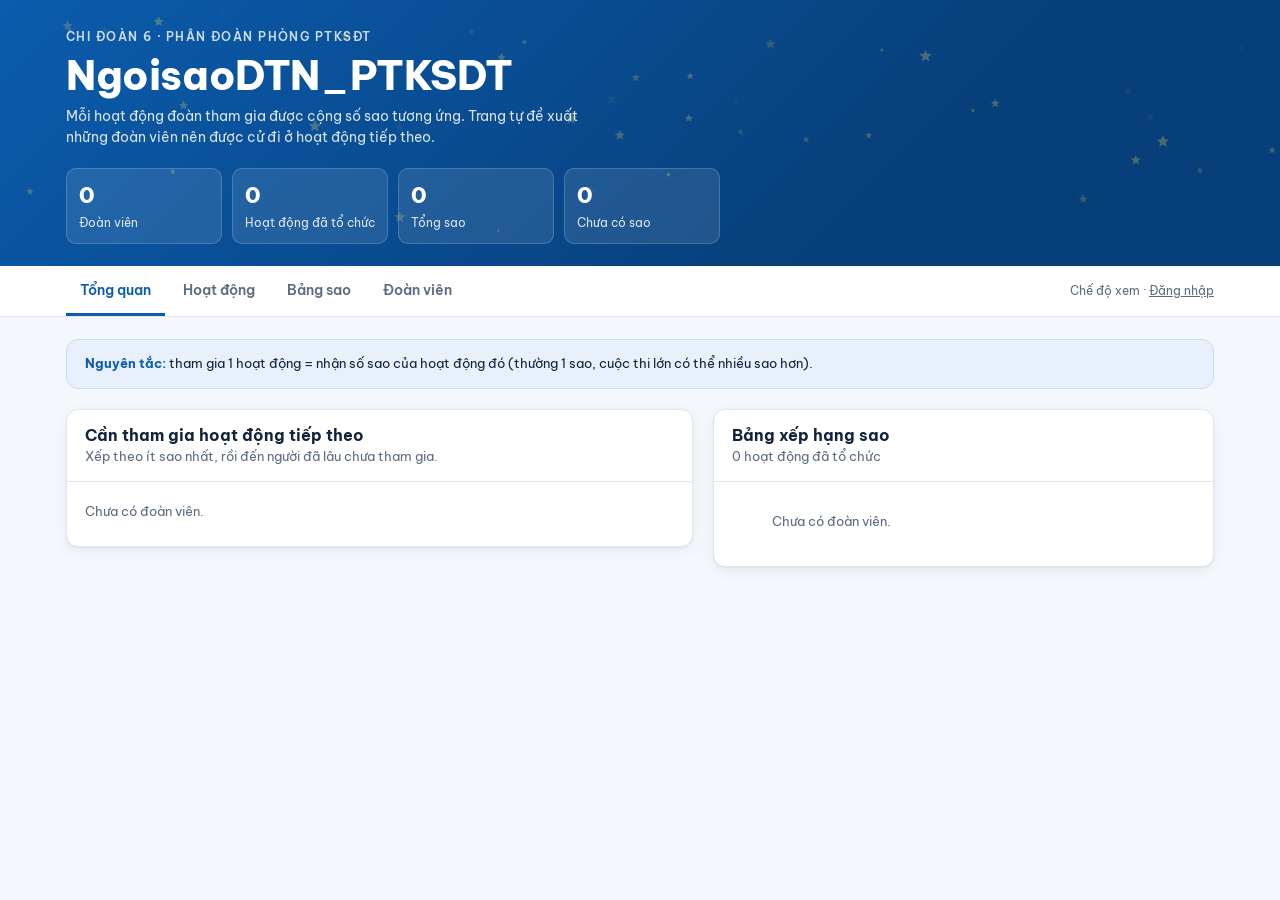
<file: NgoisaoDTN_PTKSDT/index.html>
<!doctype html><html lang="vi"><head><meta charset="utf-8"><meta name="viewport" content="width=device-width,initial-scale=1,viewport-fit=cover"><meta name="robots" content="noindex,nofollow"><title>NgoisaoDTN_PTKSDT</title><link rel="stylesheet" href="https://fonts.googleapis.com/css2?family=Be+Vietnam+Pro:wght@400;500;600;700;800&amp;display=swap"><style>:root{padding-top:env(safe-area-inset-top,0px);padding-bottom:env(safe-area-inset-bottom,0px)}body{margin:0;font:14px system-ui,sans-serif}img{max-width:100%}[hidden]{display:none!important}</style><style>
/* Layout: dải xanh thanh niên ở đầu trang, bên dưới là các tab công cụ; ô nhập & nút lưu dùng xanh lá VCB */
:root{
  --doan:#0b5cad; --doan-deep:#073f7a; --doan-soft:#e7f0fb; --doan-line:#c9dcf3;
  --vcb:#00704a; --vcb-deep:#005236; --vcb-lime:#7fbf3f; --vcb-soft:#e6f4ec;
  --star:#f2a900; --star-soft:#fff4d6;
  --bg:#f4f7fb; --surface:#ffffff; --surface-2:#f8fafd;
  --fg:#12233a; --muted:#5b6b80; --line:#dfe6ef;
  --warn:#c2410c; --warn-soft:#fdeee4; --danger:#b42318;
  --hero-fg:#ffffff;
  --f-body:"Be Vietnam Pro", "Segoe UI", system-ui, -apple-system, sans-serif;
  --shadow:0 1px 2px rgba(10,40,80,.06), 0 4px 16px rgba(10,40,80,.06);
  --r:12px;
}
@media (prefers-color-scheme: dark){:root:not([data-theme="light"]){
  --doan:#5aa2ef; --doan-deep:#0a3363; --doan-soft:#11284a; --doan-line:#1f3d66;
  --vcb:#3fbf86; --vcb-deep:#2a9a69; --vcb-lime:#9bd65e; --vcb-soft:#0f3324;
  --star:#ffc233; --star-soft:#3a2f10;
  --bg:#0b1422; --surface:#111d2f; --surface-2:#0e192a;
  --fg:#e6edf6; --muted:#9aabc0; --line:#22324a;
  --warn:#fb923c; --warn-soft:#3a2312; --danger:#f87171;
  --hero-fg:#ffffff; --shadow:0 1px 2px rgba(0,0,0,.3);
  color-scheme:dark}}
:root[data-theme="dark"]{
  --doan:#5aa2ef; --doan-deep:#0a3363; --doan-soft:#11284a; --doan-line:#1f3d66;
  --vcb:#3fbf86; --vcb-deep:#2a9a69; --vcb-lime:#9bd65e; --vcb-soft:#0f3324;
  --star:#ffc233; --star-soft:#3a2f10;
  --bg:#0b1422; --surface:#111d2f; --surface-2:#0e192a;
  --fg:#e6edf6; --muted:#9aabc0; --line:#22324a;
  --warn:#fb923c; --warn-soft:#3a2312; --danger:#f87171;
  --hero-fg:#ffffff; --shadow:0 1px 2px rgba(0,0,0,.3);
  color-scheme:dark}

*{box-sizing:border-box}
body{background:var(--bg);color:var(--fg);font-family:var(--f-body);font-size:14px;line-height:1.5}
.wrap{max-width:1180px;margin:0 auto;padding-left:max(16px,env(safe-area-inset-left,0px));padding-right:max(16px,env(safe-area-inset-right,0px))}
h1,h2,h3{text-wrap:balance;margin:0;line-height:1.2}
button{font:inherit;cursor:pointer}
:focus-visible{outline:2px solid var(--vcb);outline-offset:2px}
.num{font-variant-numeric:tabular-nums}

/* Hero */
.hero{background:linear-gradient(135deg,#0b5cad 0%,#073f7a 70%);color:var(--hero-fg);position:relative;overflow:hidden}
.hero canvas{position:absolute;inset:0;width:100%;height:100%;opacity:.35;pointer-events:none}
.hero .wrap{position:relative;padding-block:28px 22px;display:flex;flex-wrap:wrap;gap:20px;align-items:flex-end;justify-content:space-between}
.eyebrow{font-size:12px;letter-spacing:.12em;text-transform:uppercase;opacity:.8;font-weight:600}
.hero h1{font-size:clamp(26px,4.4vw,40px);font-weight:800;letter-spacing:-.01em;margin-top:6px}
.hero h1 .s{color:#ffd24d}
.hero p{margin:6px 0 0;opacity:.85;max-width:60ch}
.kpis{display:grid;grid-template-columns:repeat(4,minmax(0,1fr));gap:10px;min-width:min(100%,520px)}
.kpi{background:rgba(255,255,255,.1);border:1px solid rgba(255,255,255,.18);border-radius:10px;padding:10px 12px}
.kpi b{display:block;font-size:22px;font-weight:800;font-variant-numeric:tabular-nums}
.kpi span{font-size:12px;opacity:.85}
@media (max-width:640px){.kpis{grid-template-columns:repeat(2,minmax(0,1fr))}}

/* Tabs */
.tabs{position:sticky;top:env(safe-area-inset-top,0px);z-index:5;background:var(--surface);border-bottom:1px solid var(--line)}
body::before{content:"";position:fixed;inset:0 0 auto;height:env(safe-area-inset-top,0px);z-index:10;background:var(--surface)}
.tabs .wrap{display:flex;gap:4px;overflow-x:auto;align-items:center}
.tab{background:none;border:0;padding:14px 14px 12px;color:var(--muted);font-weight:600;border-bottom:3px solid transparent;white-space:nowrap}
.tab[aria-selected="true"]{color:var(--doan);border-color:var(--doan)}
.tabs .spacer{flex:1}
.sync{font-size:12px;color:var(--muted);white-space:nowrap;padding-left:8px}

main{padding-block:22px 48px}
.view{display:grid;gap:20px}
.grid2{display:grid;grid-template-columns:minmax(0,1.25fr) minmax(0,1fr);gap:20px;align-items:start}
@media (max-width:900px){.grid2{grid-template-columns:minmax(0,1fr)}}
.panel{background:var(--surface);border:1px solid var(--line);border-radius:var(--r);box-shadow:var(--shadow);min-width:0}
.panel-h{display:flex;flex-wrap:wrap;gap:8px 12px;align-items:center;justify-content:space-between;padding:16px 18px;border-bottom:1px solid var(--line)}
.panel-h h2{font-size:16px;font-weight:700}
.panel-h .sub{font-size:12.5px;color:var(--muted);margin-top:2px}
.panel-b{padding:14px 18px 18px}

/* Rules box */
.rules{display:flex;flex-wrap:wrap;gap:10px 22px;padding:14px 18px;background:var(--doan-soft);border:1px solid var(--doan-line);border-radius:var(--r);color:var(--fg);font-size:13px;align-items:center}
.rules b{color:var(--doan)}
.rules .target{display:flex;align-items:center;gap:8px;margin-left:auto}

/* Leaderboard */
.lb{list-style:none;margin:0;padding:0;display:grid}
.lb li{display:grid;grid-template-columns:28px minmax(0,1fr) auto;gap:12px;align-items:center;padding:10px 0;border-bottom:1px dashed var(--line)}
.lb li:last-child{border-bottom:0}
.rank{font-weight:800;color:var(--muted);text-align:center;font-variant-numeric:tabular-nums}
.lb li.top .rank{color:var(--star)}
.who{min-width:0}
.who .n{font-weight:600;white-space:nowrap;overflow:hidden;text-overflow:ellipsis}
.who .acts{font-size:12px;color:var(--muted);white-space:nowrap;overflow:hidden;text-overflow:ellipsis}
.bar{height:6px;border-radius:99px;background:var(--line);margin-top:6px;overflow:hidden}
.bar i{display:block;height:100%;background:linear-gradient(90deg,var(--star),#ffd24d);border-radius:99px}
.starcount{display:flex;align-items:center;gap:4px;font-weight:800;font-size:16px;font-variant-numeric:tabular-nums;color:var(--fg)}
.starcount svg{width:18px;height:18px;fill:var(--star)}

/* Suggestions */
.group{margin-top:4px}
.group+.group{margin-top:16px}
.group h3{font-size:12px;text-transform:uppercase;letter-spacing:.08em;color:var(--muted);font-weight:700;display:flex;align-items:center;gap:8px;margin-bottom:8px}
.dot{width:8px;height:8px;border-radius:50%}
.sugg{display:grid;gap:8px}
.sg{display:flex;align-items:center;gap:10px;padding:10px 12px;border-radius:10px;background:var(--surface-2);border:1px solid var(--line)}
.sg.hi{border-left:4px solid var(--warn)}
.sg.mid{border-left:4px solid var(--star)}
.sg .who{flex:1}
.pill{display:inline-flex;align-items:center;gap:4px;font-size:11.5px;font-weight:600;padding:2px 8px;border-radius:99px;white-space:nowrap}
.pill.warn{background:var(--warn-soft);color:var(--warn)}
.pill.star{background:var(--star-soft);color:var(--fg)}
.pill.ok{background:var(--vcb-soft);color:var(--vcb)}
.pill.blue{background:var(--doan-soft);color:var(--doan)}
.pill.grey{background:var(--line);color:var(--muted)}
.avatar{width:34px;height:34px;flex:none;border-radius:50%;display:grid;place-items:center;font-weight:700;font-size:12.5px;color:#fff;background:var(--doan)}
.avatar.f{background:#c2569a}
.leave{font-size:12.5px;color:var(--muted);margin-top:14px;padding-top:12px;border-top:1px solid var(--line)}

/* Activities */
.acts-list{display:grid;grid-template-columns:repeat(auto-fill,minmax(300px,1fr));gap:14px}
.act{background:var(--surface);border:1px solid var(--line);border-radius:var(--r);padding:14px 16px;display:grid;gap:10px;align-content:start;box-shadow:var(--shadow)}
.act.up{border:1.5px dashed var(--doan)}
.act-top{display:flex;gap:10px;align-items:flex-start;justify-content:space-between}
.act h3{font-size:15px;font-weight:700}
.act .meta{font-size:12px;color:var(--muted);display:flex;flex-wrap:wrap;gap:4px 10px;margin-top:3px}
.stars-badge{display:inline-flex;align-items:center;gap:3px;background:var(--star-soft);color:var(--fg);font-weight:800;padding:4px 9px;border-radius:8px;white-space:nowrap;font-variant-numeric:tabular-nums}
.stars-badge svg{width:14px;height:14px;fill:var(--star)}
.chips{display:flex;flex-wrap:wrap;gap:6px}
.chip{font-size:12px;padding:3px 9px;border-radius:99px;background:var(--doan-soft);color:var(--doan);font-weight:500}
.chip.sugg{background:var(--warn-soft);color:var(--warn)}
.act-actions{display:flex;flex-wrap:wrap;gap:8px}
.empty{color:var(--muted);font-size:13px;padding:6px 0}

/* Buttons & inputs (VCB green) */
.btn{border:1px solid var(--line);background:var(--surface);color:var(--fg);padding:7px 12px;border-radius:8px;font-weight:600;font-size:13px}
.btn:hover{border-color:var(--vcb)}
.btn.primary{background:var(--vcb);border-color:var(--vcb);color:#fff}
.btn.primary:hover{background:var(--vcb-deep)}
.btn.ghost{background:none;border-color:transparent;color:var(--vcb)}
.btn.danger{color:var(--danger)}
.btn.danger.armed{background:var(--danger);color:#fff;border-color:var(--danger)}
.btn:disabled{opacity:.5;cursor:not-allowed}
.field{display:grid;gap:5px}
.field label{font-size:12.5px;font-weight:600;color:var(--vcb)}
input[type=text],input[type=number],input[type=date],input[type=email],input[type=tel],select,textarea{
  font:inherit;color:var(--fg);background:var(--vcb-soft);border:1.5px solid color-mix(in srgb,var(--vcb) 35%,transparent);
  border-radius:8px;padding:8px 10px;width:100%;min-width:0}
input:focus,select:focus,textarea:focus{outline:none;border-color:var(--vcb);box-shadow:0 0 0 3px color-mix(in srgb,var(--vcb) 22%,transparent);background:var(--surface)}
.target input{width:64px;padding:5px 8px;text-align:center}
.form-grid{display:grid;grid-template-columns:repeat(2,minmax(0,1fr));gap:12px}
.form-grid .full{grid-column:1/-1}
@media (max-width:520px){.form-grid{grid-template-columns:minmax(0,1fr)}}
.check-list{display:grid;grid-template-columns:repeat(auto-fill,minmax(190px,1fr));gap:6px;max-height:260px;overflow:auto;padding:8px;border:1.5px solid color-mix(in srgb,var(--vcb) 35%,transparent);border-radius:8px;background:var(--vcb-soft)}
.check-list label{display:flex;gap:8px;align-items:center;font-size:13px;padding:4px 6px;border-radius:6px;cursor:pointer}
.check-list label:hover{background:var(--surface)}
.check-list input{accent-color:var(--vcb);width:16px;height:16px}
.check-list .hint{font-size:11px;color:var(--warn);margin-left:auto}

/* Matrix */
.mx-wrap{overflow-x:auto}
table.mx{border-collapse:separate;border-spacing:0;width:100%;font-size:13px}
.mx th,.mx td{padding:8px 10px;border-bottom:1px solid var(--line);text-align:center;white-space:nowrap}
.mx thead th{font-size:11.5px;font-weight:700;color:var(--muted);vertical-align:bottom;background:var(--surface-2)}
.mx thead th.actcol{max-width:120px;white-space:normal;line-height:1.3}
.mx thead th.up{color:var(--doan)}
.mx th.name,.mx td.name{text-align:left;position:sticky;left:0;background:var(--surface);z-index:1}
.mx thead th.name{background:var(--surface-2)}
.mx td.total{font-weight:800;font-variant-numeric:tabular-nums}
.cell{width:30px;height:30px;border-radius:8px;border:1.5px solid var(--line);background:none;display:inline-grid;place-items:center;padding:0;color:var(--muted)}
.cell svg{width:16px;height:16px}
.cell.on{background:var(--star-soft);border-color:var(--star)}
.cell.on svg{fill:var(--star)}
.cell.plan{border-style:dashed;border-color:var(--doan);background:var(--doan-soft)}
.cell.plan svg{fill:none;stroke:var(--doan);stroke-width:2}
.cell:not(:disabled):hover{border-color:var(--vcb)}
.cell:disabled{cursor:default}
.legend{display:flex;flex-wrap:wrap;gap:14px;font-size:12px;color:var(--muted);align-items:center}
.legend .cell{width:20px;height:20px;border-radius:5px;vertical-align:middle}
.legend .cell svg{width:11px;height:11px}

/* Members table */
table.mem{width:100%;border-collapse:collapse;font-size:13px}
.mem th{font-size:11.5px;color:var(--muted);text-transform:uppercase;letter-spacing:.06em;text-align:left;padding:8px 10px;border-bottom:1px solid var(--line);background:var(--surface-2);white-space:nowrap}
.mem td{padding:9px 10px;border-bottom:1px solid var(--line);vertical-align:middle}
.mem td .n{font-weight:600}
.mem td.c{white-space:nowrap}
.toolbar{display:flex;flex-wrap:wrap;gap:10px;align-items:center}
.toolbar input{max-width:260px}

/* Modal */
.overlay{position:fixed;inset:0;background:rgba(5,20,40,.5);z-index:20;display:grid;place-items:center;padding:max(16px,env(safe-area-inset-top,0px)) max(16px,env(safe-area-inset-right,0px)) max(16px,env(safe-area-inset-bottom,0px)) max(16px,env(safe-area-inset-left,0px))}
.modal{background:var(--surface);border-radius:14px;width:min(640px,100%);max-height:100%;overflow:auto;box-shadow:0 20px 60px rgba(0,0,0,.3)}
.modal-h{padding:16px 20px;border-bottom:1px solid var(--line);display:flex;justify-content:space-between;align-items:center;background:var(--doan);color:#fff;border-radius:14px 14px 0 0}
.modal-h h2{font-size:16px}
.modal-h button{background:none;border:0;color:#fff;font-size:22px;line-height:1}
.modal-b{padding:18px 20px;display:grid;gap:14px}
.modal-f{padding:14px 20px;border-top:1px solid var(--line);display:flex;gap:8px;justify-content:space-between;flex-wrap:wrap}
.modal-f .r{display:flex;gap:8px;margin-left:auto}
.err{color:var(--danger);font-size:12.5px}

.toast{position:fixed;left:50%;transform:translateX(-50%);bottom:calc(20px + env(safe-area-inset-bottom,0px));background:var(--fg);color:var(--bg);padding:10px 16px;border-radius:10px;font-weight:600;z-index:30;box-shadow:var(--shadow)}
.state{padding:40px 20px;text-align:center;color:var(--muted)}
.state b{display:block;color:var(--fg);font-size:16px;margin-bottom:6px}
@media (prefers-reduced-motion:reduce){*{transition:none!important;animation:none!important}}
</style></head><body><svg width="0" height="0" style="position:absolute" aria-hidden="true">
  <symbol id="star" viewBox="0 0 24 24"><path d="M12 2.5l2.9 6.1 6.6.8-4.9 4.6 1.3 6.6L12 17.3l-5.9 3.3 1.3-6.6L2.5 9.4l6.6-.8z"></path></symbol>
</svg><header class="hero">
  <canvas id="sky" aria-hidden="true"></canvas>
  <div class="wrap">
    <div>
      <div class="eyebrow">Chi đoàn 6 · Phân đoàn Phòng PTKSĐT</div>
      <h1>NgoisaoDTN_PTKSDT</h1>
      <p>Mỗi hoạt động đoàn tham gia được cộng số sao tương ứng. Trang tự đề xuất những đoàn viên nên được cử đi ở hoạt động tiếp theo.</p>
    </div>
    <div class="kpis" id="kpis">
      <div class="kpi"><b class="num">–</b><span>Đoàn viên</span></div>
      <div class="kpi"><b class="num">–</b><span>Hoạt động đã tổ chức</span></div>
      <div class="kpi"><b class="num">–</b><span>Tổng sao</span></div>
      <div class="kpi"><b class="num">–</b><span>Chưa có sao</span></div>
    </div>
  </div>
</header><nav class="tabs" aria-label="Chuyển trang">
  <div class="wrap" role="tablist">
    <button class="tab" role="tab" data-view="tong-quan" aria-selected="true">Tổng quan</button>
    <button class="tab" role="tab" data-view="hoat-dong" aria-selected="false">Hoạt động</button>
    <button class="tab" role="tab" data-view="diem-danh" aria-selected="false">Bảng sao</button>
    <button class="tab" role="tab" data-view="doan-vien" aria-selected="false">Đoàn viên</button>
    <span class="spacer"></span>
    <span class="sync" id="sync">Đang kết nối…</span>
  </div>
</nav><main class="wrap" id="app"></main><div id="modal-root"></div><script>window.__SNAPSHOT__={"at": "2026-01-01T00:00:00.000Z", "settings": {"targetStars": 3}, "members": [], "activities": []};</script><script id="app-js">
(() => {
"use strict";
const SNAP = window.__SNAPSHOT__ || null;   // có dữ liệu nhúng sẵn = bản chỉ xem
const PUB = !!SNAP;
const SHELL = (() => {
  const style = [...document.querySelectorAll("style")].find(s => s.textContent.includes("--doan"));
  const font = document.querySelector('link[href*="fonts.googleapis.com/css2"]');
  const parts = ["svg[aria-hidden]", "header.hero", "nav.tabs"].map(s => document.querySelector(s)?.outerHTML || "");
  return { style: style ? style.outerHTML : "", font: font ? font.outerHTML : "", body: parts.join(""), js: document.getElementById("app-js").textContent };
})();
const STAR = '<svg aria-hidden="true"><use href="#star"/></svg>';
const TYPES = ["Văn nghệ","Lễ tân","Thể thao","Sự kiện","Cuộc thi","Tình nguyện","Học tập","Khác"];
const S = { members: [], activities: [], settings: { targetStars: 3 }, loaded: { m:false, a:false, s:false }, canWrite: true, view: "tong-quan", search: "" };
let db = null, downloads = null;

const $ = (s, r=document) => r.querySelector(s);
const esc = s => String(s ?? "").replace(/[&<>"']/g, c => ({"&":"&amp;","<":"&lt;",">":"&gt;",'"':"&quot;","'":"&#39;"}[c]));
const initials = n => { const p = String(n||"").trim().split(/\s+/); return ((p.length>1?p[p.length-2][0]:"")+(p[p.length-1]||"?")[0]).toUpperCase(); };
const shortName = n => { const p = String(n||"").trim().split(/\s+/); return p.slice(-2).join(" "); };
const isFemale = m => /n[ữu]/i.test(m.gender||"");
const fmtDate = d => { if(!d) return ""; const [y,mo,da] = d.split("-"); return da && mo ? `${da}/${mo}/${y}` : d; };

function toast(msg){ const t=document.createElement("div"); t.className="toast"; t.textContent=msg; document.body.appendChild(t); setTimeout(()=>t.remove(),2400); }

/* ---------- write queue: one write at a time per document ---------- */
const queues = new Map();
function write(path, fn){
  const prev = queues.get(path) || Promise.resolve();
  const next = prev.catch(()=>{}).then(fn).catch(e => {
    if (e && e.code === "invalid_argument") { S.canWrite = false; render(); toast("Bạn chỉ có quyền xem trang này."); }
    else if (e && e.code === "quota_exceeded") toast("Bộ nhớ đã đầy, hãy xóa bớt dữ liệu cũ.");
    else toast("Chưa lưu được, thử lại sau ít phút.");
    throw e;
  });
  queues.set(path, next); return next;
}

/* ---------- derived stats ---------- */
function doneActs(){ return S.activities.filter(a => a.status !== "upcoming").sort(byActOrder); }
function upActs(){ return S.activities.filter(a => a.status === "upcoming").sort(byActOrder); }
function byActOrder(a,b){ return ((a.order??0)-(b.order??0)) || (a.date||"").localeCompare(b.date||""); }
function activeMembers(){ return S.members.filter(m => m.status !== "leave"); }

function stats(){
  const done = doneActs();
  const map = new Map();
  for (const m of S.members) map.set(m.id, { m, stars:0, count:0, acts:[], lastIdx:-1, planned:[] });
  done.forEach((a, i) => (a.participants||[]).forEach(id => { const s = map.get(id); if(!s) return; s.stars += Number(a.stars)||0; s.count++; s.acts.push(a); s.lastIdx = i; }));
  for (const a of upActs()) (a.participants||[]).forEach(id => { const s = map.get(id); if (s) s.planned.push(a); });
  for (const s of map.values()) s.missed = done.length - 1 - s.lastIdx; // hoạt động liên tiếp đã lỡ
  return map;
}
function priorityList(st){
  return activeMembers().map(m => st.get(m.id)).sort((x,y) => x.stars-y.stars || y.missed-x.missed || x.count-y.count || x.m.name.localeCompare(y.m.name,"vi"));
}

/* ---------- render ---------- */
function render(){
  const ready = S.loaded.m && S.loaded.a;
  const app = $("#app");
  if (!db && !PUB) { app.innerHTML = `<div class="state"><b>Chưa kết nối được kho dữ liệu</b>Hãy mở trang khi đã đăng nhập claude.ai để xem và cập nhật danh sách đoàn viên.</div>`; return; }
  if (!ready) return;
  const st = stats();
  renderKpis(st);
  document.querySelectorAll(".tab").forEach(t => t.setAttribute("aria-selected", String(t.dataset.view === S.view)));
  const scrollY = window.scrollY;
  if (S.view === "tong-quan") app.innerHTML = viewOverview(st);
  else if (S.view === "hoat-dong") app.innerHTML = viewActivities(st);
  else if (S.view === "diem-danh") app.innerHTML = viewMatrix(st);
  else app.innerHTML = viewMembers(st);
  const si = $("#mem-search"); if (si && document.activeElement !== si && S._focusSearch) { si.focus(); si.setSelectionRange(si.value.length, si.value.length); S._focusSearch=false; }
  window.scrollTo(0, scrollY);
}

function renderKpis(st){
  const act = activeMembers();
  const total = [...st.values()].reduce((s,x)=>s+x.stars,0);
  const zero = act.filter(m => st.get(m.id).stars === 0).length;
  const vals = [S.members.length, doneActs().length, total, zero];
  document.querySelectorAll("#kpis .kpi b").forEach((b,i) => b.textContent = vals[i]);
}

function memberLine(s, extra=""){
  const m = s.m;
  return `<div class="avatar ${isFemale(m)?"f":""}" aria-hidden="true">${esc(initials(m.name))}</div>
    <div class="who"><div class="n">${esc(m.name)}</div>${extra}</div>`;
}

function viewOverview(st){
  const ranked = [...st.values()].filter(s => s.m.status!=="leave").sort((a,b)=> b.stars-a.stars || b.count-a.count || a.m.name.localeCompare(b.m.name,"vi"));
  const max = Math.max(...ranked.map(r=>r.stars), 1);
  let rank = 0, prev = null;
  const lb = ranked.map((s,i) => {
    if (s.stars !== prev) { rank = i+1; prev = s.stars; }
    const acts = s.acts.length ? s.acts.map(a=>a.name).join(" · ") : "Chưa tham gia hoạt động nào";
    return `<li class="${rank<=3 && s.stars>0?"top":""}"><span class="rank">${rank}</span>
      <div class="who"><div class="n">${esc(s.m.name)}</div><div class="acts">${esc(acts)}</div>
      <div class="bar"><i style="width:${Math.min(100, s.stars/max*100)}%"></i></div></div>
      <span class="starcount">${s.stars}${STAR}</span></li>`;
  }).join("");

  const pr = priorityList(st);
  const none = pr.filter(s => s.stars === 0);
  const rest = pr.filter(s => s.stars > 0);
  const done = doneActs().length;
  const sg = (s, cls) => {
    const missTxt = s.count === 0 ? `Chưa tham gia hoạt động nào` : `Lần gần nhất: ${esc(s.acts[s.acts.length-1].name)}`;
    const pills = [];
    if (s.count === 0) pills.push(`<span class="pill warn">0 sao</span>`);
    else pills.push(`<span class="pill star">${s.stars} sao</span>`);
    if (s.planned.length) pills.push(`<span class="pill blue">Đã cử: ${esc(s.planned[0].name)}</span>`);
    if (!PUB && !s.m.fee) pills.push(`<span class="pill grey">Chưa đóng đoàn phí</span>`);
    return `<div class="sg ${cls}">${memberLine(s, `<div class="acts">${missTxt}</div>`)}<div class="chips" style="justify-content:flex-end">${pills.join("")}</div></div>`;
  };
  const leave = S.members.filter(m => m.status === "leave");

  return `<div class="view">
    <div class="rules">
      <span><b>Nguyên tắc:</b> tham gia 1 hoạt động = nhận số sao của hoạt động đó (thường 1 sao, cuộc thi lớn có thể nhiều sao hơn).</span>
    </div>
    <div class="grid2">
      <section class="panel">
        <div class="panel-h"><div><h2>Cần tham gia hoạt động tiếp theo</h2>
          <div class="sub">Xếp theo ít sao nhất, rồi đến người đã lâu chưa tham gia.</div></div>
          ${S.canWrite?`<button class="btn primary" data-act="new-activity">+ Hoạt động sắp tới</button>`:""}</div>
        <div class="panel-b">
          ${none.length?`<div class="group"><h3><span class="dot" style="background:var(--warn)"></span>Ưu tiên cử ngay · chưa có sao (${none.length})</h3><div class="sugg">${none.map(s=>sg(s,"hi")).join("")}</div></div>`:""}
          ${rest.length?`<div class="group"><h3><span class="dot" style="background:var(--star)"></span>Đã có sao · xếp từ ít đến nhiều (${rest.length})</h3><div class="sugg">${rest.map(s=>sg(s,"mid")).join("")}</div></div>`:""}
          ${!none.length && !rest.length ? `<div class="empty">Chưa có đoàn viên.</div>`:""}
          ${leave.length?`<div class="leave">Tạm nghỉ, không tính vào đề xuất: ${leave.map(m=>`<b>${esc(m.name)}</b>${m.note?` (${esc(m.note)})`:""}`).join(", ")}</div>`:""}
        </div>
      </section>
      <section class="panel">
        <div class="panel-h"><div><h2>Bảng xếp hạng sao</h2><div class="sub">${done} hoạt động đã tổ chức</div></div></div>
        <div class="panel-b"><ol class="lb">${lb || `<li><span></span><div class="empty">Chưa có đoàn viên.</div><span></span></li>`}</ol></div>
      </section>
    </div>
  </div>`;
}

function actCard(a, st){
  const parts = (a.participants||[]).map(id => st.get(id)).filter(Boolean);
  const up = a.status === "upcoming";
  const slots = Number(a.slots)||0;
  let sugg = "";
  if (up && S.canWrite) {
    const need = Math.max(0, slots - parts.length);
    if (need > 0) {
      const picks = priorityList(st).filter(s => !(a.participants||[]).includes(s.m.id) && !s.planned.length).slice(0, need);
      const picks2 = picks.length < need ? priorityList(st).filter(s => !(a.participants||[]).includes(s.m.id) && !picks.includes(s)).slice(0, need-picks.length) : [];
      const all = picks.concat(picks2);
      if (all.length) sugg = `<div><div class="meta" style="margin-bottom:6px">Đề xuất cử thêm ${all.length} người (ít sao nhất):</div>
        <div class="chips">${all.map(s=>`<span class="chip sugg">${esc(shortName(s.m.name))} · ${s.stars}★</span>`).join("")}</div>
        <div class="act-actions" style="margin-top:8px"><button class="btn primary" data-act="assign" data-id="${a.id}" data-ids="${all.map(s=>s.m.id).join(",")}">Phân công những người này</button></div></div>`;
    }
  }
  return `<article class="act ${up?"up":""}">
    <div class="act-top"><div><h3>${esc(a.name)}</h3>
      <div class="meta">${a.type?`<span>${esc(a.type)}</span>`:""}${a.date?`<span>${fmtDate(a.date)}</span>`:""}
      <span>${up?`<b style="color:var(--doan)">Sắp diễn ra</b>${slots?` · cần ${slots} người`:""}`:"Đã diễn ra"}</span></div></div>
      <span class="stars-badge">+${Number(a.stars)||0}${STAR}</span></div>
    <div><div class="meta" style="margin-bottom:6px">${up?"Đã phân công":"Đã tham gia"}: ${parts.length} người</div>
      <div class="chips">${parts.length?parts.map(s=>`<span class="chip">${esc(shortName(s.m.name))}</span>`).join(""):`<span class="empty">Chưa có ai</span>`}</div></div>
    ${sugg}
    ${S.canWrite?`<div class="act-actions"><button class="btn" data-act="edit-activity" data-id="${a.id}">Sửa / điểm danh</button>
      ${up?`<button class="btn ghost" data-act="mark-done" data-id="${a.id}">Đánh dấu đã diễn ra → cộng sao</button>`:""}</div>`:""}
  </article>`;
}

function viewActivities(st){
  const up = upActs(), done = doneActs().reverse();
  return `<div class="view">
    <section class="panel"><div class="panel-h"><div><h2>Hoạt động sắp tới</h2><div class="sub">Nhập số người cần, trang sẽ gợi ý đoàn viên ít sao nhất. Sao chỉ được cộng khi hoạt động được đánh dấu đã diễn ra.</div></div>
      ${S.canWrite?`<button class="btn primary" data-act="new-activity">+ Thêm hoạt động</button>`:""}</div>
      <div class="panel-b">${up.length?`<div class="acts-list">${up.map(a=>actCard(a,st)).join("")}</div>`:`<div class="empty">Chưa có hoạt động sắp tới. Bấm “Thêm hoạt động”, chọn trạng thái “Sắp diễn ra” và số người cần để nhận đề xuất.</div>`}</div></section>
    <section class="panel"><div class="panel-h"><div><h2>Đã tổ chức (${done.length})</h2><div class="sub">Mới nhất ở trên</div></div>
      ${S.canWrite&&!PUB?`<div class="toolbar"><button class="btn" data-act="export">Xuất bảng sao (CSV)</button><button class="btn primary" data-act="export-html">Xuất trang xem (HTML)</button></div>`:""}</div>
      <div class="panel-b">${done.length?`<div class="acts-list">${done.map(a=>actCard(a,st)).join("")}</div>`:`<div class="empty">Chưa có hoạt động nào.</div>`}</div></section>
  </div>`;
}

function viewMatrix(st){
  const acts = doneActs().concat(upActs());
  const rows = S.members.slice().sort((a,b)=>(a.order??999)-(b.order??999)).map((m,i) => {
    const s = st.get(m.id);
    const cells = acts.map(a => {
      const on = (a.participants||[]).includes(m.id); const up = a.status === "upcoming";
      return `<td><button class="cell ${on?(up?"plan":"on"):""}" data-act="toggle" data-a="${a.id}" data-m="${m.id}" ${S.canWrite?"":"disabled"} aria-pressed="${on}" aria-label="${esc(m.name)} – ${esc(a.name)}">${on?STAR:""}</button></td>`;
    }).join("");
    return `<tr><td class="num">${i+1}</td><td class="name"><b>${esc(m.name)}</b>${m.status==="leave"?` <span class="pill grey">Tạm nghỉ</span>`:""}</td>${cells}<td class="total">${s.stars}</td></tr>`;
  }).join("");
  return `<div class="view"><section class="panel">
    <div class="panel-h"><div><h2>Bảng sao theo hoạt động</h2><div class="sub">Giống file Excel: mỗi cột là một hoạt động. Bấm vào ô để điểm danh hoặc bỏ điểm danh.</div></div>
      <div class="legend"><span><span class="cell on">${STAR}</span> Đã tham gia</span><span><span class="cell plan">${STAR}</span> Đã phân công (sắp tới)</span></div></div>
    <div class="mx-wrap"><table class="mx"><thead><tr><th>STT</th><th class="name">Họ và tên</th>
      ${acts.map((a,i)=>`<th class="actcol ${a.status==="upcoming"?"up":""}">HĐ ${i+1}<br>${esc(a.name)}<br><span style="color:var(--star)">+${Number(a.stars)||0}★</span></th>`).join("")}
      <th>Tổng sao</th></tr></thead><tbody>${rows}</tbody></table></div>
  </section></div>`;
}

function viewMembers(st){
  const q = S.search.trim().toLowerCase();
  const list = S.members.slice().sort((a,b)=>(a.order??999)-(b.order??999)).filter(m => !q || (m.name||"").toLowerCase().includes(q));
  const rows = list.map((m,i) => {
    const s = st.get(m.id);
    return `<tr><td class="num">${i+1}</td>
      <td><div style="display:flex;gap:10px;align-items:center"><div class="avatar ${isFemale(m)?"f":""}" aria-hidden="true">${esc(initials(m.name))}</div><div><div class="n">${esc(m.name)}</div>${PUB?"":`<div style="font-size:12px;color:var(--muted)">${esc(m.email||"")}</div>`}</div></div></td>
      <td class="c">${esc(m.gender||"")}</td>${PUB?`<td class="c num">${esc(m.birthYear||"")}</td>`:""}${PUB?"":`<td class="c num">${esc(m.dob||"")}</td><td class="c num">${esc(m.phone||"")}</td>
      <td class="c">${m.fee?`<span class="pill ok">Đã đóng</span>`:`<span class="pill warn">Chưa đóng</span>`}</td>`}
      <td class="c">${m.status==="leave"?`<span class="pill grey">Tạm nghỉ${m.note?" · "+esc(m.note):""}</span>`:`<span class="pill blue">Đang sinh hoạt</span>`}</td>
      <td class="c"><span class="starcount" style="font-size:14px">${s.stars}${STAR}</span></td>
      <td class="c">${S.canWrite?`<button class="btn" data-act="edit-member" data-id="${m.id}">Sửa</button>`:""}</td></tr>`;
  }).join("");
  return `<div class="view"><section class="panel">
    <div class="panel-h"><div><h2>Danh sách đoàn viên (${S.members.length})</h2><div class="sub">Chi đoàn 6</div></div>
      <div class="toolbar"><input type="text" id="mem-search" placeholder="Tìm theo tên…" value="${esc(S.search)}" aria-label="Tìm đoàn viên">
      ${S.canWrite?`<button class="btn" data-act="import-xlsx">Nhập từ Excel</button><a class="btn" href="../NgoisaoDTN/mau-doan-vien.xlsx" download style="text-decoration:none">Tải mẫu Excel</a><button class="btn primary" data-act="new-member">+ Thêm đoàn viên</button><input type="file" id="xlsx-file" accept=".xlsx,.xls,.csv" hidden>`:""}</div></div>
    <div class="mx-wrap"><table class="mem"><thead><tr><th>STT</th><th>Họ và tên</th><th>Giới tính</th>${PUB?"<th>Năm sinh</th>":""}${PUB?"":"<th>Ngày sinh</th><th>SĐT</th><th>Đoàn phí</th>"}<th>Trạng thái</th><th>Sao</th><th></th></tr></thead>
    <tbody>${rows || `<tr><td colspan="${PUB?7:9}" class="empty">Không tìm thấy đoàn viên.</td></tr>`}</tbody></table></div>
  </section></div>`;
}

/* ---------- modals ---------- */
function openModal(title, body, onSave, onDelete){
  const root = $("#modal-root");
  root.innerHTML = `<div class="overlay" id="ov"><div class="modal" role="dialog" aria-modal="true" aria-labelledby="mt">
    <div class="modal-h"><h2 id="mt">${esc(title)}</h2><button type="button" data-close aria-label="Đóng">×</button></div>
    <form id="mf"><div class="modal-b">${body}<div class="err" id="merr"></div></div>
    <div class="modal-f">${onDelete?`<button type="button" class="btn danger" id="mdel">Xóa</button>`:""}<div class="r"><button type="button" class="btn" data-close>Hủy</button><button type="submit" class="btn primary">Lưu</button></div></div></form></div></div>`;
  const close = () => root.innerHTML = "";
  root.querySelectorAll("[data-close]").forEach(b => b.onclick = close);
  $("#ov").addEventListener("mousedown", e => { if (e.target.id === "ov") close(); });
  document.addEventListener("keydown", function k(e){ if(e.key==="Escape"){ close(); document.removeEventListener("keydown",k);} });
  $("#mf").onsubmit = async e => { e.preventDefault(); let err = onSave(new FormData(e.target), e.target); if (err && err.then) { const sb = e.target.querySelector("[type=submit]"); sb.disabled = true; $("#merr").textContent = ""; try { err = await err; } finally { sb.disabled = false; } } if (typeof err === "string") { $("#merr").textContent = err; return; } close(); };
  const del = $("#mdel");
  if (del) del.onclick = () => { if (!del.classList.contains("armed")) { del.classList.add("armed"); del.textContent = "Bấm lần nữa để xóa"; return; } onDelete(); close(); };
  const first = root.querySelector("input,select"); first && first.focus();
}

function activityForm(a){
  const st = stats();
  a = a || { name:"", type:"Sự kiện", date:"", stars:1, status:"upcoming", slots:3, participants:[] };
  const sel = new Set(a.participants||[]);
  const pr = priorityList(st);
  const ordered = pr.concat(S.members.filter(m=>m.status==="leave").map(m=>st.get(m.id)));
  const checks = ordered.map(s => `<label><input type="checkbox" name="p" value="${s.m.id}" ${sel.has(s.m.id)?"checked":""}>${esc(s.m.name)}<span class="hint">${s.m.status==="leave"?"nghỉ":s.stars+"★"}</span></label>`).join("");
  const body = `<div class="form-grid">
    <div class="field full"><label for="f-name">Tên hoạt động</label><input type="text" id="f-name" name="name" required value="${esc(a.name)}" placeholder="VD: Hiến máu nhân đạo tháng 11"></div>
    <div class="field"><label for="f-date">Ngày</label><input type="date" id="f-date" name="date" value="${esc(a.date||"")}"></div>
    <div class="field"><label for="f-stars">Số sao khi tham gia</label><input type="number" id="f-stars" name="stars" min="0" max="20" value="${Number(a.stars)||0}"></div>
    <div class="field"><label for="f-status">Trạng thái</label><select id="f-status" name="status"><option value="upcoming" ${a.status==="upcoming"?"selected":""}>Sắp diễn ra</option><option value="done" ${a.status!=="upcoming"?"selected":""}>Đã diễn ra (cộng sao)</option></select></div>
    <div class="field full"><label>Người tham gia / được phân công <span style="color:var(--muted);font-weight:400">(xếp theo ưu tiên: ít sao ở trên)</span></label><div class="check-list">${checks}</div></div>
  </div>`;
  return body;
}

function editActivity(id){
  const a = id ? S.activities.find(x=>x.id===id) : null;
  openModal(a?"Sửa hoạt động":"Thêm hoạt động", activityForm(a), (fd) => {
    const name = String(fd.get("name")||"").trim(); if (!name) return "Hãy nhập tên hoạt động.";
    const data = { name, type: a?.type||"", date: fd.get("date")||"", stars: Math.max(0, Number(fd.get("stars"))||0),
      status: fd.get("status"), slots: Number(a?.slots)||0, participants: fd.getAll("p"),
      order: a ? (a.order ?? 0) : (Math.max(0,...S.activities.map(x=>x.order||0))+1) };
    const ref = a ? db.collection("activities").doc(a.id) : db.collection("activities").doc();
    write(ref.path, () => ref.set(data)).then(()=>toast(a?"Đã lưu hoạt động":"Đã thêm hoạt động"));
  }, a ? () => { const ref = db.collection("activities").doc(a.id); write(ref.path, ()=>ref.delete()).then(()=>toast("Đã xóa hoạt động")); } : null);
}

function editMember(id){
  const m = id ? S.members.find(x=>x.id===id) : { name:"", gender:"Nữ", dob:"", email:"", phone:"", fee:true, status:"active", note:"" };
  const body = `<div class="form-grid">
    <div class="field full"><label for="m-name">Họ và tên</label><input type="text" id="m-name" name="name" required value="${esc(m.name)}"></div>
    ${PUB?`<div class="field"><label for="m-by">Năm sinh</label><input type="number" id="m-by" name="birthYear" min="1900" max="2100" value="${esc(m.birthYear||"")}" placeholder="VD: 1995"></div>`:""}
    <div class="field"><label for="m-gender">Giới tính</label><select id="m-gender" name="gender">${["Nam","Nữ"].map(g=>`<option ${(m.gender||"").trim()===g?"selected":""}>${g}</option>`).join("")}</select></div>
    ${PUB?"":`<div class="field"><label for="m-dob">Ngày sinh</label><input type="text" id="m-dob" name="dob" value="${esc(m.dob)}" placeholder="dd/mm/yyyy"></div>`}
    ${PUB?"":`<div class="field"><label for="m-email">Email</label><input type="email" id="m-email" name="email" value="${esc(m.email)}"></div>`}
    ${PUB?"":`<div class="field"><label for="m-phone">Số điện thoại</label><input type="tel" id="m-phone" name="phone" value="${esc(m.phone)}"></div>`}
    ${PUB?"":`<div class="field"><label for="m-fee">Đoàn phí</label><select id="m-fee" name="fee"><option value="1" ${m.fee?"selected":""}>Đã đóng</option><option value="0" ${!m.fee?"selected":""}>Chưa đóng</option></select></div>`}
    <div class="field"><label for="m-status">Trạng thái</label><select id="m-status" name="status"><option value="active" ${m.status!=="leave"?"selected":""}>Đang sinh hoạt</option><option value="leave" ${m.status==="leave"?"selected":""}>Tạm nghỉ (không đề xuất)</option></select></div>
    ${PUB?"":`<div class="field full"><label for="m-note">Ghi chú</label><input type="text" id="m-note" name="note" value="${esc(m.note)}" placeholder="VD: Nghỉ thai sản"></div>`}
  </div>`;
  openModal(id?"Sửa đoàn viên":"Thêm đoàn viên", body, fd => {
    const name = String(fd.get("name")||"").trim(); if (!name) return "Hãy nhập họ tên.";
    const data = PUB ? { name, gender: fd.get("gender"), birthYear: String(fd.get("birthYear")||"").trim(), status: fd.get("status"), fee: true, order: id ? (m.order ?? 0) : (Math.max(0,...S.members.map(x=>x.order||0))+1) } : { name, gender: fd.get("gender"), dob: String(fd.get("dob")||"").trim(), email: String(fd.get("email")||"").trim(), phone: String(fd.get("phone")||"").trim(),
      fee: fd.get("fee")==="1", status: fd.get("status"), note: String(fd.get("note")||"").trim(),
      order: id ? (m.order ?? 0) : (Math.max(0,...S.members.map(x=>x.order||0))+1) };
    const ref = id ? db.collection("members").doc(id) : db.collection("members").doc();
    write(ref.path, ()=>ref.set(data)).then(()=>toast(id?"Đã lưu thông tin":"Đã thêm đoàn viên"));
  }, id ? () => {
    const ref = db.collection("members").doc(id);
    write(ref.path, ()=>ref.delete()).then(()=>toast("Đã xóa đoàn viên"));
    S.activities.filter(a => (a.participants||[]).includes(id)).forEach(a => { const r = db.collection("activities").doc(a.id); write(r.path, ()=>r.update({ participants: a.participants.filter(x=>x!==id) })); });
  } : null);
}

function setParticipants(aid, list){
  const a = S.activities.find(x=>x.id===aid); if (!a) return;
  a.participants = list; render(); // optimistic
  const r = db.collection("activities").doc(aid);
  return write(r.path, ()=>r.update({ participants: list }));
}

async function exportCsv(){
  const st = stats(); const acts = doneActs();
  const head = ["STT","Họ và tên","Giới tính","Ngày sinh", ...acts.map((a,i)=>`HĐ ${i+1}: ${a.name} (+${a.stars} sao)`), "Tổng sao","Đoàn phí","Ghi chú"];
  const rows = S.members.slice().sort((a,b)=>(a.order??999)-(b.order??999)).map((m,i)=>[i+1,m.name,m.gender,m.dob,...acts.map(a=>(a.participants||[]).includes(m.id)?"x":""),st.get(m.id).stars,m.fee?"x":"",m.note||""]);
  const csv = "﻿" + [head,...rows].map(r=>r.map(v=>`"${String(v??"").replace(/"/g,'""')}"`).join(",")).join("\r\n");
  if (!downloads) { toast("Trình xem này chưa hỗ trợ tải file."); return; }
  try { const r = await downloads.save({ filename: "NgoisaoDTN_PTKSDT.csv", data: csv }); if (r && r.status==="saved") toast("Đã tải bảng sao"); }
  catch(e){ if (e && e.code !== "cancelled") toast("Chưa tải được file."); }
}

/* ---------- bản HTML chỉ xem (không kèm SĐT, email, ngày sinh, đoàn phí, ghi chú) ---------- */
function buildSnapshot(){
  const data = { at: new Date().toISOString(), settings: { targetStars: Number(S.settings.targetStars)||3 },
    members: S.members.map(m => ({ id:m.id, name:m.name, gender:m.gender||"", status:m.status||"active", order:m.order ?? 0, fee:true })),
    activities: S.activities.map(a => ({ id:a.id, name:a.name, type:a.type||"", date:a.date||"", stars:Number(a.stars)||0, status:a.status, slots:Number(a.slots)||0, participants:[...(a.participants||[])], order:a.order ?? 0 })) };
  const json = JSON.stringify(data).replace(/</g, "\\u003c");
  const base = '<style>:root{padding-top:env(safe-area-inset-top,0px);padding-bottom:env(safe-area-inset-bottom,0px)}body{margin:0;font:14px system-ui,sans-serif}img{max-width:100%}[hidden]{display:none!important}</style>';
  return '<!doctype html><html lang="vi"><head><meta charset="utf-8"><meta name="viewport" content="width=device-width,initial-scale=1,viewport-fit=cover"><meta name="robots" content="noindex,nofollow"><title>NgoisaoDTN_PTKSDT</title>'
    + SHELL.font + base + SHELL.style + '</head><body>' + SHELL.body
    + '<main class="wrap" id="app"></main><div id="modal-root"></div><script>window.__SNAPSHOT__=' + json + ';<\/script><script id="app-js">' + SHELL.js + '<\/script></body></html>';
}
window.__buildSnapshot = buildSnapshot;
async function exportHtml(){
  if (!downloads) { toast("Trình xem này chưa hỗ trợ tải file."); return; }
  try { const r = await downloads.save({ filename: "NgoisaoDTN_PTKSDT.html", data: buildSnapshot() }); if (r && r.status==="saved") toast("Đã tải trang xem"); }
  catch(e){ if (e && e.code !== "cancelled") toast("Chưa tải được file."); }
}

/* ---------- events ---------- */
document.addEventListener("click", e => {
  const aid = e.target.id; if (aid === "adm" || aid === "pwd" || aid === "out") { e.preventDefault(); (aid === "adm" ? adminLogin : aid === "pwd" ? changePassword : adminLogout)(); return; }
  const tab = e.target.closest(".tab"); if (tab) { location.hash = tab.dataset.view; return; }
  const b = e.target.closest("[data-act]"); if (!b || !db) return;
  const act = b.dataset.act;
  if (act === "new-activity") editActivity(null);
  else if (act === "edit-activity") editActivity(b.dataset.id);
  else if (act === "new-member") editMember(null);
  else if (act === "import-xlsx") { const f = $("#xlsx-file"); if (f) { f.value = ""; f.click(); } }
  else if (act === "edit-member") editMember(b.dataset.id);
  else if (act === "export") exportCsv();
  else if (act === "export-html") exportHtml();
  else if (act === "assign") { const a = S.activities.find(x=>x.id===b.dataset.id); if (a) setParticipants(a.id, [...new Set([...(a.participants||[]), ...b.dataset.ids.split(",")])])?.then(()=>toast("Đã phân công")); }
  else if (act === "mark-done") { const a = S.activities.find(x=>x.id===b.dataset.id); if (!a) return; a.status="done"; if(!a.date) a.date = new Date().toISOString().slice(0,10); render(); const r = db.collection("activities").doc(a.id); write(r.path, ()=>r.update({ status:"done", date:a.date })).then(()=>toast(`Đã cộng ${a.stars} sao cho ${(a.participants||[]).length} đoàn viên`)); }
  else if (act === "toggle") { const a = S.activities.find(x=>x.id===b.dataset.a); if (!a) return; const id = b.dataset.m; const cur = a.participants||[]; setParticipants(a.id, cur.includes(id) ? cur.filter(x=>x!==id) : [...cur, id]); }
});
document.addEventListener("input", e => {
  if (e.target.id === "mem-search") { S.search = e.target.value; S._focusSearch = true; render(); }
});

/* ---------- nhập đoàn viên từ Excel (họ tên, năm sinh, nam/nữ) ---------- */
const noDia = t => String(t ?? "").normalize("NFD").replace(/[\u0300-\u036f]/g, "").replace(/đ/gi, "d").toLowerCase().replace(/\s+/g, " ").trim();
function loadXlsxLib(){
  if (window.XLSX) return Promise.resolve();
  return new Promise((ok, no) => { const sc = document.createElement("script"); sc.src = "https://cdnjs.cloudflare.com/ajax/libs/xlsx/0.18.5/xlsx.full.min.js"; sc.onload = ok; sc.onerror = () => no(new Error("lib")); document.head.appendChild(sc); });
}
function yearOf(v){
  if (v instanceof Date && !isNaN(v)) return String(v.getFullYear());
  if (typeof v === "number") { if (v >= 1900 && v <= 2100) return String(Math.round(v)); if (v > 20000 && v < 80000) return String(new Date(Math.round((v - 25569) * 86400000)).getUTCFullYear()); return ""; }
  const m = String(v ?? "").match(/(19|20)\d{2}/); return m ? m[0] : "";
}
function genderOf(v){ const t = noDia(v); if (!t) return ""; if (/^(nu|female|f|n)$/.test(t) || t.startsWith("nu")) return "Nữ"; if (/^(nam|male|m)$/.test(t) || t.startsWith("nam")) return "Nam"; return ""; }
function parseMembers(rows){
  let hi = -1, cn = 0, cb = 1, cg = 2;
  for (let i = 0; i < Math.min(rows.length, 10); i++) {
    const h = (rows[i]||[]).map(noDia);
    const n = h.findIndex(x => /^(ho (va )?ten|ten|ho ten doan vien)$/.test(x) || x.includes("ho ten") || x.includes("ho va ten"));
    if (n >= 0) { hi = i; cn = n; const b = h.findIndex(x => x.includes("sinh")); const g = h.findIndex(x => x.includes("gioi") || x === "nam/nu" || x === "phai"); if (b >= 0) cb = b; if (g >= 0) cg = g; break; }
  }
  const out = [];
  for (const r of rows.slice(hi + 1)) {
    const name = String((r||[])[cn] ?? "").trim().replace(/\s+/g, " ");
    if (!name || /^\d+$/.test(name)) continue;
    out.push({ name, birthYear: yearOf(r[cb]), gender: genderOf(r[cg]) });
  }
  return out;
}
async function importXlsx(file){
  try {
    await loadXlsxLib();
    const wb = XLSX.read(await file.arrayBuffer(), { type: "array", cellDates: true });
    const rows = XLSX.utils.sheet_to_json(wb.Sheets[wb.SheetNames[0]], { header: 1, defval: "", raw: true });
    const list = parseMembers(rows);
    if (!list.length) { toast("Không đọc được đoàn viên nào trong file."); return; }
    const have = new Set(S.members.map(m => noDia(m.name)));
    const seen = new Set(), add = [], dup = [];
    for (const m of list) { const k = noDia(m.name); if (have.has(k) || seen.has(k)) dup.push(m); else { seen.add(k); add.push(m); } }
    const miss = add.filter(m => !m.gender).length;
    const sample = add.slice(0, 8).map(m => `<li>${esc(m.name)} · ${esc(m.birthYear||"?")} · ${esc(m.gender||"?")}</li>`).join("");
    openModal("Nhập đoàn viên từ Excel", `<p style="margin:0 0 8px">Đọc được <b>${list.length}</b> dòng: sẽ thêm <b>${add.length}</b> đoàn viên mới${dup.length?`, bỏ qua <b>${dup.length}</b> người trùng tên`:""}.${miss?` <span style="color:var(--warn)">${miss} người chưa rõ giới tính (mặc định Nữ, sửa lại sau).</span>`:""}</p>
      <ul style="margin:0;padding-left:18px;font-size:13px">${sample}${add.length>8?`<li>… và ${add.length-8} người nữa</li>`:""}</ul>`, () => {
      if (!add.length) return "Không có đoàn viên mới để thêm.";
      let order = Math.max(0, ...S.members.map(x => x.order || 0));
      for (const m of add) S.members.push({ id: "a" + Date.now().toString(36) + Math.random().toString(36).slice(2,7), name: m.name, gender: m.gender || "Nữ", birthYear: m.birthYear, status: "active", fee: true, order: ++order });
      render(); persist().then(() => toast("Đã nhập " + add.length + " đoàn viên")).catch(()=>{});
    });
  } catch(e){ toast("Không đọc được file. Hãy dùng file .xlsx hoặc .csv."); }
}
document.addEventListener("change", e => { if (e.target.id === "xlsx-file" && e.target.files[0]) importXlsx(e.target.files[0]); });
function route(){ const h = location.hash.slice(1); S.view = ["tong-quan","hoat-dong","diem-danh","doan-vien"].includes(h) ? h : "tong-quan"; render(); }
window.addEventListener("hashchange", route);

/* ---------- boot ---------- */
const TOKEN_KEY = "ngoisaoDTN_admin_token";
const REPO = "leminhdbchn-hary/leminhdbchn-hary.github.io", DATA_PATH = "NgoisaoDTN_PTKSDT/data.json";
const API = "https://api.github.com/repos/" + REPO + "/contents/" + DATA_PATH;
const getToken = () => { try { return localStorage.getItem(TOKEN_KEY) || ""; } catch(e){ return ""; } };
const ghHead = (extra) => ({ "Accept":"application/vnd.github+json", "Authorization":"Bearer " + getToken(), ...(extra||{}) });
let saveChain = Promise.resolve();
function persist(){
  saveChain = saveChain.catch(()=>{}).then(async () => {
    const meta = await fetch(API + "?ref=main&t=" + Date.now(), { headers: ghHead() });
    if (!meta.ok) throw new Error("meta " + meta.status);
    const sha = (await meta.json()).sha;
    const text = JSON.stringify({ members: S.members, activities: S.activities }, null, 1);
    const body = { message: "Cập nhật dữ liệu Ngôi sao ĐTN", content: btoa(unescape(encodeURIComponent(text))), sha, branch: "main" };
    const r = await fetch(API, { method:"PUT", headers: ghHead({ "Content-Type":"application/json" }), body: JSON.stringify(body) });
    if (!r.ok) throw new Error("put " + r.status);
  }).catch(e => { toast("Chưa lưu được lên GitHub (" + (e.message||"lỗi") + "). Kiểm tra lại token quản trị."); throw e; });
  return saveChain;
}
function adminDb(){
  const mut = fn => { fn(); render(); return persist(); };
  return {
    collection: (name) => ({ doc: (id) => { id = id || ("a" + Date.now().toString(36) + Math.random().toString(36).slice(2,6));
      return { id, path: name + "/" + id,
        set: async d => mut(() => { const o = { id, ...d }, i = S[name].findIndex(x=>x.id===id); if (i < 0) S[name].push(o); else S[name][i] = o; }),
        update: async d => mut(() => { const a = S[name].find(x=>x.id===id); if (a) Object.assign(a, d); }),
        delete: async () => mut(() => { S[name] = S[name].filter(x=>x.id!==id); }) }; } }),
    doc: path => ({ path, set: async () => {} })
  };
}
async function loadShared(){
  try { const r = await fetch(API + "?ref=main&t=" + Date.now(), { headers: { "Accept":"application/vnd.github.raw+json" } });
    if (!r.ok) return; const d = await r.json();
    if (Array.isArray(d.members) && Array.isArray(d.activities)) { S.members = d.members; S.activities = d.activities; } } catch(e){}
}
const ADMIN_USER = "Minhlv.ho";
const VAULT_API = "https://api.github.com/repos/" + REPO + "/contents/NgoisaoDTN_PTSPBL/vault.json";
const enc = new TextEncoder(), dec = new TextDecoder();
const b64 = u8 => btoa(String.fromCharCode(...u8)), unb64 = t => Uint8Array.from(atob(t), c => c.charCodeAt(0));
async function deriveKey(pass, salt, iter){
  const base = await crypto.subtle.importKey("raw", enc.encode(pass), "PBKDF2", false, ["deriveKey"]);
  return crypto.subtle.deriveKey({ name:"PBKDF2", hash:"SHA-256", salt, iterations: iter }, base, { name:"AES-GCM", length:256 }, false, ["encrypt","decrypt"]);
}
async function sealToken(token, user, pass){
  const salt = crypto.getRandomValues(new Uint8Array(16)), iv = crypto.getRandomValues(new Uint8Array(12)), iter = 600000;
  const key = await deriveKey(pass, salt, iter);
  const ct = new Uint8Array(await crypto.subtle.encrypt({ name:"AES-GCM", iv, additionalData: enc.encode(user.toLowerCase()) }, key, enc.encode(token)));
  return { v:1, iter, salt: b64(salt), iv: b64(iv), ct: b64(ct) };
}
async function openVault(vault, user, pass){
  const key = await deriveKey(pass, unb64(vault.salt), vault.iter);
  const pt = await crypto.subtle.decrypt({ name:"AES-GCM", iv: unb64(vault.iv), additionalData: enc.encode(user.toLowerCase()) }, key, unb64(vault.ct));
  return dec.decode(pt);
}
async function fetchVault(){
  const r = await fetch(VAULT_API + "?ref=main&t=" + Date.now(), { headers: { "Accept":"application/vnd.github.raw+json" } });
  if (r.status === 404) return null; if (!r.ok) throw new Error("vault " + r.status); return r.json();
}
async function saveVault(vault, token){
  const h = { "Accept":"application/vnd.github+json", "Authorization":"Bearer " + token };
  const m = await fetch(VAULT_API + "?ref=main&t=" + Date.now(), { headers: h });
  const sha = m.ok ? (await m.json()).sha : undefined;
  const body = { message: "Cập nhật khóa quản trị", content: btoa(JSON.stringify(vault, null, 1)), branch: "main", ...(sha ? { sha } : {}) };
  const r = await fetch(VAULT_API, { method:"PUT", headers: { ...h, "Content-Type":"application/json" }, body: JSON.stringify(body) });
  if (!r.ok) throw new Error("Không lưu được khóa (" + r.status + ")");
}
async function canPush(token){
  const r = await fetch("https://api.github.com/repos/" + REPO, { headers: { "Accept":"application/vnd.github+json", "Authorization":"Bearer " + token } }).then(x=>x.ok?x.json():null).catch(()=>null);
  return !!(r && r.permissions && r.permissions.push);
}
const setToken = t => { try { localStorage.setItem(TOKEN_KEY, t); return true; } catch(e){ toast("Trình duyệt không cho lưu đăng nhập."); return false; } };
const fld = (id, label, type, extra="") => `<div class="field full"><label for="${id}">${label}</label><input type="${type}" id="${id}" name="${id}" ${extra}></div>`;
async function adminLogin(){
  let vault;
  try { vault = await fetchVault(); } catch(e){ toast("Chưa kết nối được GitHub, thử lại sau."); return; }
  if (vault) {
    openModal("Đăng nhập quản trị", `<div class="form-grid">${fld("u","Tài khoản","text",'autocomplete="username" required')}${fld("pw","Mật khẩu","password",'autocomplete="current-password" required')}</div>`, async fd => {
      const u = String(fd.get("u")||"").trim(), pw = String(fd.get("pw")||"");
      if (u.toLowerCase() !== ADMIN_USER.toLowerCase()) return "Sai tài khoản hoặc mật khẩu.";
      let token; try { token = await openVault(vault, u, pw); } catch(e){ return "Sai tài khoản hoặc mật khẩu."; }
      if (setToken(token)) location.reload();
    });
  } else {
    openModal("Thiết lập quản trị lần đầu", `<p style="margin:0 0 10px;color:var(--muted);font-size:13px">Dán mã GitHub (chỉ cần một lần) và đặt mật khẩu. Sau này chỉ cần tài khoản <b>${ADMIN_USER}</b> + mật khẩu.</p><div class="form-grid">
      ${fld("tk","Mã GitHub (token)","password",'autocomplete="off" required')}${fld("pw","Đặt mật khẩu (ít nhất 12 ký tự)","password",'autocomplete="new-password" minlength="12" required')}${fld("pw2","Nhập lại mật khẩu","password",'autocomplete="new-password" required')}</div>`, async fd => {
      const tk = String(fd.get("tk")||"").trim(), pw = String(fd.get("pw")||""), pw2 = String(fd.get("pw2")||"");
      if (pw.length < 12) return "Mật khẩu cần ít nhất 12 ký tự."; if (pw !== pw2) return "Hai mật khẩu không khớp.";
      if (!(await canPush(tk))) return "Mã GitHub không đúng hoặc không có quyền sửa.";
      try { await saveVault(await sealToken(tk, ADMIN_USER, pw), tk); } catch(e){ return e.message; }
      if (setToken(tk)) { toast("Đã thiết lập xong"); location.reload(); }
    });
  }
}
function changePassword(){
  openModal("Đổi mật khẩu", `<div class="form-grid">${fld("pw","Mật khẩu mới (ít nhất 12 ký tự)","password",'autocomplete="new-password" minlength="12" required')}${fld("pw2","Nhập lại","password",'autocomplete="new-password" required')}</div>`, async fd => {
    const pw = String(fd.get("pw")||""), pw2 = String(fd.get("pw2")||"");
    if (pw.length < 12) return "Mật khẩu cần ít nhất 12 ký tự."; if (pw !== pw2) return "Hai mật khẩu không khớp.";
    try { await saveVault(await sealToken(getToken(), ADMIN_USER, pw), getToken()); } catch(e){ return e.message; }
    toast("Đã đổi mật khẩu");
  });
}
function adminLogout(){ if (!confirm("Đăng xuất quản trị?")) return; try { localStorage.removeItem(TOKEN_KEY); } catch(e){} location.reload(); }
async function boot(){
  const sync = $("#sync");
  if (PUB) {
    S.members = SNAP.members; S.activities = SNAP.activities; S.settings = SNAP.settings || { targetStars: 3 };
    S.loaded = { m:true, a:true, s:true }; S.canWrite = false;
    sync.textContent = "Đang tải…"; route();
    await loadShared();
    const adm = !!getToken();
    if (adm) { S.canWrite = true; db = adminDb(); }
    const lk = (id, t) => `<a href="#" id="${id}" style="color:inherit">${t}</a>`;
    sync.innerHTML = adm ? "Quản trị viên · " + lk("pwd","Đổi mật khẩu") + " · " + lk("out","Đăng xuất") : "Chế độ xem · " + lk("adm","Đăng nhập");
    route(); return;
  }
  route();
  db = await (window.claude?.use ? claude.use("db") : Promise.resolve(null)).catch(()=>null);
  if (!db) { sync.textContent = "Ngoại tuyến"; render(); return; }
  downloads = await claude.use("downloads").catch(()=>null);
  claude.use("user").then(async u => { if (!u) return; const c = await u.can("data.write"); if (c === false) { S.canWrite = false; render(); } }).catch(()=>{});
  const timer = setTimeout(() => { sync.textContent = "Chưa kết nối được dữ liệu"; }, 10000);
  const onErr = () => { clearTimeout(timer); sync.textContent = "Mất kết nối dữ liệu"; };
  const done = (meta) => { if (!meta.fromCache) { clearTimeout(timer); sync.textContent = "Đã đồng bộ"; } };
  db.collection("members").onSnapshot(snap => { S.members = snap.docs.map(d => ({ id:d.id, ...d.data() })); S.loaded.m = true; done(snap.metadata); render(); }, onErr);
  db.collection("activities").onSnapshot(snap => { S.activities = snap.docs.map(d => ({ id:d.id, ...d.data(), participants:[...(d.data().participants||[])] })); S.loaded.a = true; done(snap.metadata); render(); }, onErr);
  db.doc("config/settings").onSnapshot(snap => { if (snap.exists) S.settings = { ...snap.data() }; S.loaded.s = true; render(); }, onErr);
}
boot();

/* ---------- hero: drifting stars ---------- */
(function sky(){
  const c = $("#sky"); const ctx = c.getContext("2d"); let w,h,stars=[];
  const reduce = matchMedia("(prefers-reduced-motion: reduce)").matches;
  function size(){ const r = c.getBoundingClientRect(); w = c.width = r.width*devicePixelRatio; h = c.height = r.height*devicePixelRatio;
    stars = Array.from({length: Math.round(r.width/22)}, () => ({ x:Math.random()*w, y:Math.random()*h, s:(Math.random()*2+1)*devicePixelRatio, p:Math.random()*6.28 })); }
  function star(x,y,r){ ctx.beginPath(); for(let i=0;i<10;i++){ const a = -Math.PI/2 + i*Math.PI/5; const rr = i%2? r*.45 : r; ctx.lineTo(x+Math.cos(a)*rr, y+Math.sin(a)*rr);} ctx.closePath(); ctx.fill(); }
  function draw(t){ ctx.clearRect(0,0,w,h); for (const s of stars){ const a = .35 + .45*Math.sin(t/900 + s.p); ctx.fillStyle = `rgba(255,214,90,${a})`; star(s.x, s.y, s.s*2.2); } if(!reduce) requestAnimationFrame(draw); }
  size(); addEventListener("resize", size); requestAnimationFrame(draw);
})();
})();
</script></body></html>
</file>
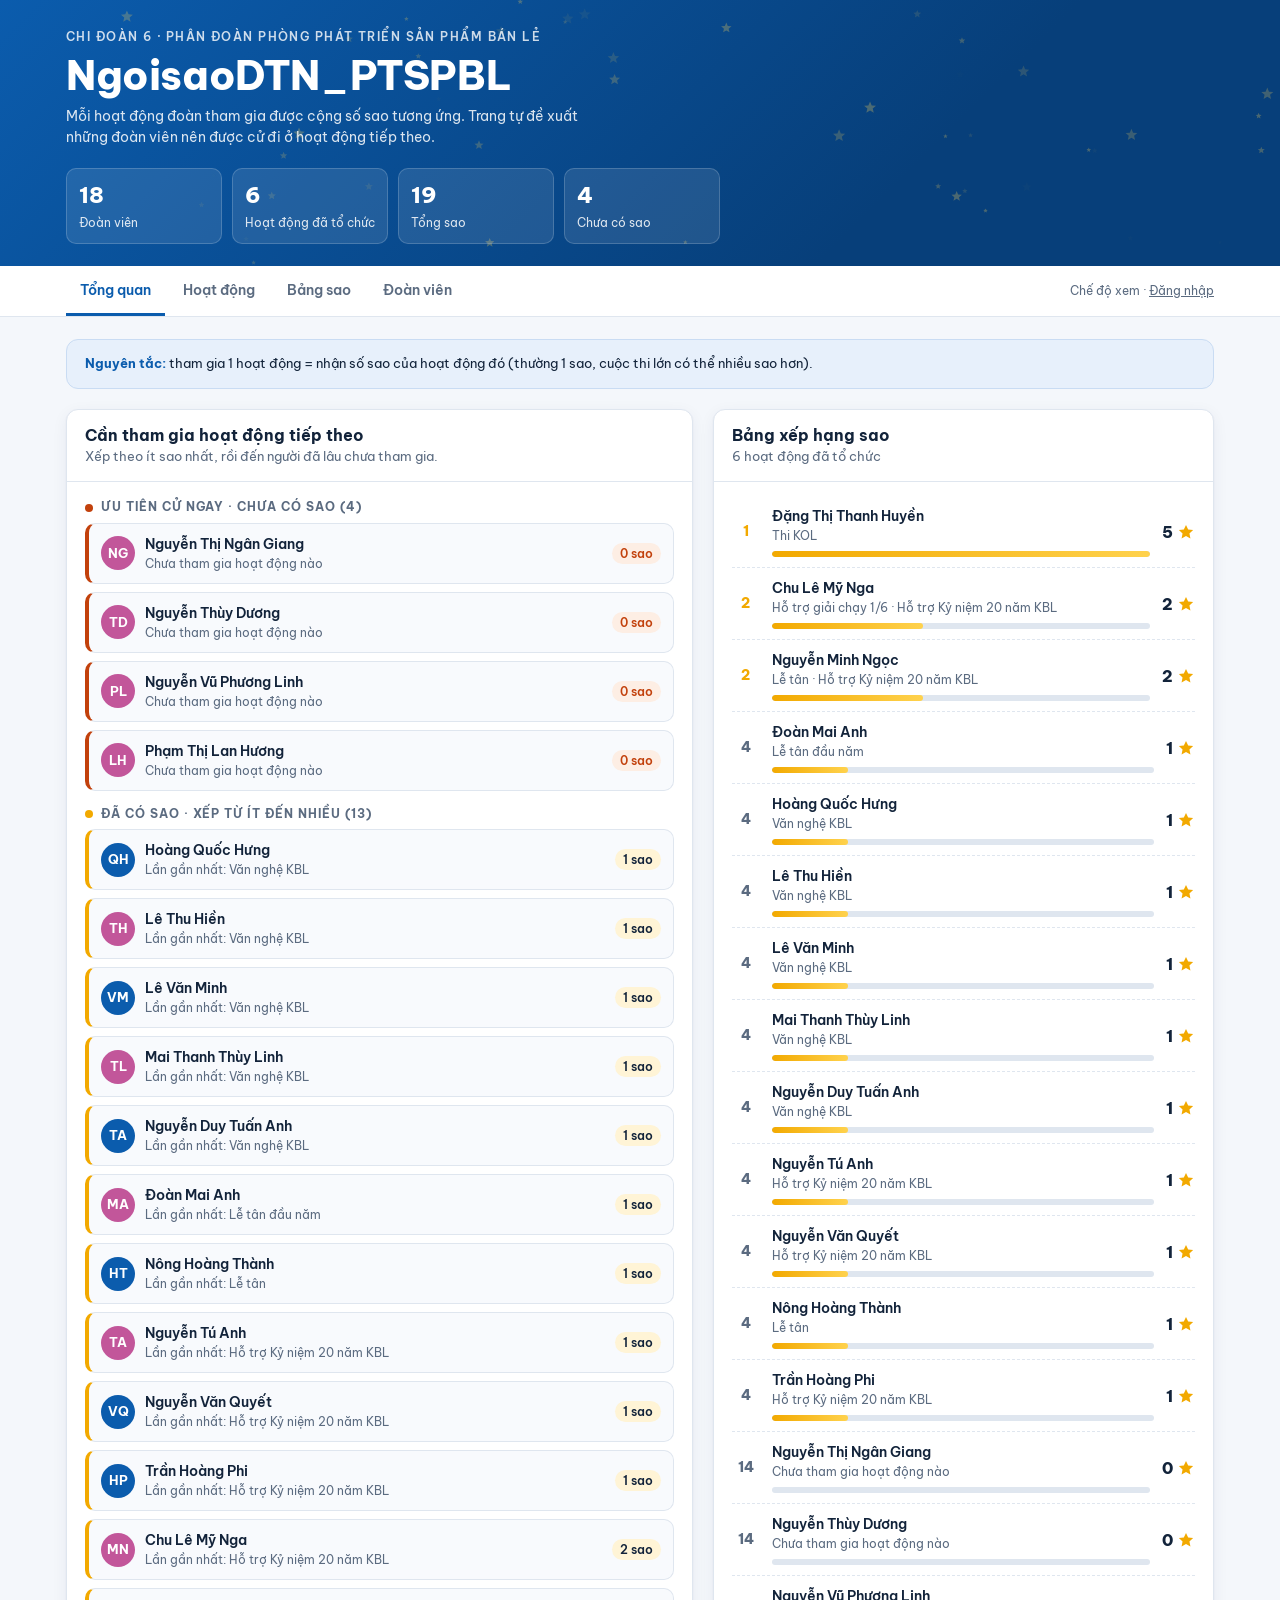
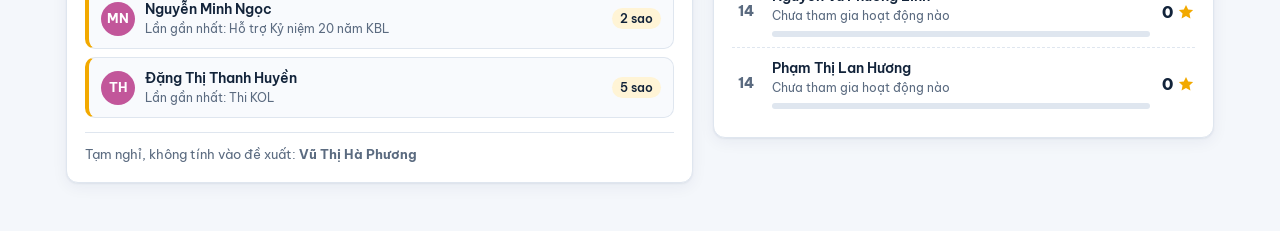
<file: NgoisaoDTN_PTSPBL/index.html>
<!doctype html><html lang="vi"><head><meta charset="utf-8"><meta name="viewport" content="width=device-width,initial-scale=1,viewport-fit=cover"><meta name="robots" content="noindex,nofollow"><title>NgoisaoDTN_PTSPBL</title><link rel="stylesheet" href="https://fonts.googleapis.com/css2?family=Be+Vietnam+Pro:wght@400;500;600;700;800&amp;display=swap"><style>:root{padding-top:env(safe-area-inset-top,0px);padding-bottom:env(safe-area-inset-bottom,0px)}body{margin:0;font:14px system-ui,sans-serif}img{max-width:100%}[hidden]{display:none!important}</style><style>
/* Layout: dải xanh thanh niên ở đầu trang, bên dưới là các tab công cụ; ô nhập & nút lưu dùng xanh lá VCB */
:root{
  --doan:#0b5cad; --doan-deep:#073f7a; --doan-soft:#e7f0fb; --doan-line:#c9dcf3;
  --vcb:#00704a; --vcb-deep:#005236; --vcb-lime:#7fbf3f; --vcb-soft:#e6f4ec;
  --star:#f2a900; --star-soft:#fff4d6;
  --bg:#f4f7fb; --surface:#ffffff; --surface-2:#f8fafd;
  --fg:#12233a; --muted:#5b6b80; --line:#dfe6ef;
  --warn:#c2410c; --warn-soft:#fdeee4; --danger:#b42318;
  --hero-fg:#ffffff;
  --f-body:"Be Vietnam Pro", "Segoe UI", system-ui, -apple-system, sans-serif;
  --shadow:0 1px 2px rgba(10,40,80,.06), 0 4px 16px rgba(10,40,80,.06);
  --r:12px;
}
@media (prefers-color-scheme: dark){:root:not([data-theme="light"]){
  --doan:#5aa2ef; --doan-deep:#0a3363; --doan-soft:#11284a; --doan-line:#1f3d66;
  --vcb:#3fbf86; --vcb-deep:#2a9a69; --vcb-lime:#9bd65e; --vcb-soft:#0f3324;
  --star:#ffc233; --star-soft:#3a2f10;
  --bg:#0b1422; --surface:#111d2f; --surface-2:#0e192a;
  --fg:#e6edf6; --muted:#9aabc0; --line:#22324a;
  --warn:#fb923c; --warn-soft:#3a2312; --danger:#f87171;
  --hero-fg:#ffffff; --shadow:0 1px 2px rgba(0,0,0,.3);
  color-scheme:dark}}
:root[data-theme="dark"]{
  --doan:#5aa2ef; --doan-deep:#0a3363; --doan-soft:#11284a; --doan-line:#1f3d66;
  --vcb:#3fbf86; --vcb-deep:#2a9a69; --vcb-lime:#9bd65e; --vcb-soft:#0f3324;
  --star:#ffc233; --star-soft:#3a2f10;
  --bg:#0b1422; --surface:#111d2f; --surface-2:#0e192a;
  --fg:#e6edf6; --muted:#9aabc0; --line:#22324a;
  --warn:#fb923c; --warn-soft:#3a2312; --danger:#f87171;
  --hero-fg:#ffffff; --shadow:0 1px 2px rgba(0,0,0,.3);
  color-scheme:dark}

*{box-sizing:border-box}
body{background:var(--bg);color:var(--fg);font-family:var(--f-body);font-size:14px;line-height:1.5}
.wrap{max-width:1180px;margin:0 auto;padding-left:max(16px,env(safe-area-inset-left,0px));padding-right:max(16px,env(safe-area-inset-right,0px))}
h1,h2,h3{text-wrap:balance;margin:0;line-height:1.2}
button{font:inherit;cursor:pointer}
:focus-visible{outline:2px solid var(--vcb);outline-offset:2px}
.num{font-variant-numeric:tabular-nums}

/* Hero */
.hero{background:linear-gradient(135deg,#0b5cad 0%,#073f7a 70%);color:var(--hero-fg);position:relative;overflow:hidden}
.hero canvas{position:absolute;inset:0;width:100%;height:100%;opacity:.35;pointer-events:none}
.hero .wrap{position:relative;padding-block:28px 22px;display:flex;flex-wrap:wrap;gap:20px;align-items:flex-end;justify-content:space-between}
.eyebrow{font-size:12px;letter-spacing:.12em;text-transform:uppercase;opacity:.8;font-weight:600}
.hero h1{font-size:clamp(26px,4.4vw,40px);font-weight:800;letter-spacing:-.01em;margin-top:6px}
.hero h1 .s{color:#ffd24d}
.hero p{margin:6px 0 0;opacity:.85;max-width:60ch}
.kpis{display:grid;grid-template-columns:repeat(4,minmax(0,1fr));gap:10px;min-width:min(100%,520px)}
.kpi{background:rgba(255,255,255,.1);border:1px solid rgba(255,255,255,.18);border-radius:10px;padding:10px 12px}
.kpi b{display:block;font-size:22px;font-weight:800;font-variant-numeric:tabular-nums}
.kpi span{font-size:12px;opacity:.85}
@media (max-width:640px){.kpis{grid-template-columns:repeat(2,minmax(0,1fr))}}

/* Tabs */
.tabs{position:sticky;top:env(safe-area-inset-top,0px);z-index:5;background:var(--surface);border-bottom:1px solid var(--line)}
body::before{content:"";position:fixed;inset:0 0 auto;height:env(safe-area-inset-top,0px);z-index:10;background:var(--surface)}
.tabs .wrap{display:flex;gap:4px;overflow-x:auto;align-items:center}
.tab{background:none;border:0;padding:14px 14px 12px;color:var(--muted);font-weight:600;border-bottom:3px solid transparent;white-space:nowrap}
.tab[aria-selected="true"]{color:var(--doan);border-color:var(--doan)}
.tabs .spacer{flex:1}
.sync{font-size:12px;color:var(--muted);white-space:nowrap;padding-left:8px}

main{padding-block:22px 48px}
.view{display:grid;gap:20px}
.grid2{display:grid;grid-template-columns:minmax(0,1.25fr) minmax(0,1fr);gap:20px;align-items:start}
@media (max-width:900px){.grid2{grid-template-columns:minmax(0,1fr)}}
.panel{background:var(--surface);border:1px solid var(--line);border-radius:var(--r);box-shadow:var(--shadow);min-width:0}
.panel-h{display:flex;flex-wrap:wrap;gap:8px 12px;align-items:center;justify-content:space-between;padding:16px 18px;border-bottom:1px solid var(--line)}
.panel-h h2{font-size:16px;font-weight:700}
.panel-h .sub{font-size:12.5px;color:var(--muted);margin-top:2px}
.panel-b{padding:14px 18px 18px}

/* Rules box */
.rules{display:flex;flex-wrap:wrap;gap:10px 22px;padding:14px 18px;background:var(--doan-soft);border:1px solid var(--doan-line);border-radius:var(--r);color:var(--fg);font-size:13px;align-items:center}
.rules b{color:var(--doan)}
.rules .target{display:flex;align-items:center;gap:8px;margin-left:auto}

/* Leaderboard */
.lb{list-style:none;margin:0;padding:0;display:grid}
.lb li{display:grid;grid-template-columns:28px minmax(0,1fr) auto;gap:12px;align-items:center;padding:10px 0;border-bottom:1px dashed var(--line)}
.lb li:last-child{border-bottom:0}
.rank{font-weight:800;color:var(--muted);text-align:center;font-variant-numeric:tabular-nums}
.lb li.top .rank{color:var(--star)}
.who{min-width:0}
.who .n{font-weight:600;white-space:nowrap;overflow:hidden;text-overflow:ellipsis}
.who .acts{font-size:12px;color:var(--muted);white-space:nowrap;overflow:hidden;text-overflow:ellipsis}
.bar{height:6px;border-radius:99px;background:var(--line);margin-top:6px;overflow:hidden}
.bar i{display:block;height:100%;background:linear-gradient(90deg,var(--star),#ffd24d);border-radius:99px}
.starcount{display:flex;align-items:center;gap:4px;font-weight:800;font-size:16px;font-variant-numeric:tabular-nums;color:var(--fg)}
.starcount svg{width:18px;height:18px;fill:var(--star)}

/* Suggestions */
.group{margin-top:4px}
.group+.group{margin-top:16px}
.group h3{font-size:12px;text-transform:uppercase;letter-spacing:.08em;color:var(--muted);font-weight:700;display:flex;align-items:center;gap:8px;margin-bottom:8px}
.dot{width:8px;height:8px;border-radius:50%}
.sugg{display:grid;gap:8px}
.sg{display:flex;align-items:center;gap:10px;padding:10px 12px;border-radius:10px;background:var(--surface-2);border:1px solid var(--line)}
.sg.hi{border-left:4px solid var(--warn)}
.sg.mid{border-left:4px solid var(--star)}
.sg .who{flex:1}
.pill{display:inline-flex;align-items:center;gap:4px;font-size:11.5px;font-weight:600;padding:2px 8px;border-radius:99px;white-space:nowrap}
.pill.warn{background:var(--warn-soft);color:var(--warn)}
.pill.star{background:var(--star-soft);color:var(--fg)}
.pill.ok{background:var(--vcb-soft);color:var(--vcb)}
.pill.blue{background:var(--doan-soft);color:var(--doan)}
.pill.grey{background:var(--line);color:var(--muted)}
.avatar{width:34px;height:34px;flex:none;border-radius:50%;display:grid;place-items:center;font-weight:700;font-size:12.5px;color:#fff;background:var(--doan)}
.avatar.f{background:#c2569a}
.leave{font-size:12.5px;color:var(--muted);margin-top:14px;padding-top:12px;border-top:1px solid var(--line)}

/* Activities */
.acts-list{display:grid;grid-template-columns:repeat(auto-fill,minmax(300px,1fr));gap:14px}
.act{background:var(--surface);border:1px solid var(--line);border-radius:var(--r);padding:14px 16px;display:grid;gap:10px;align-content:start;box-shadow:var(--shadow)}
.act.up{border:1.5px dashed var(--doan)}
.act-top{display:flex;gap:10px;align-items:flex-start;justify-content:space-between}
.act h3{font-size:15px;font-weight:700}
.act .meta{font-size:12px;color:var(--muted);display:flex;flex-wrap:wrap;gap:4px 10px;margin-top:3px}
.stars-badge{display:inline-flex;align-items:center;gap:3px;background:var(--star-soft);color:var(--fg);font-weight:800;padding:4px 9px;border-radius:8px;white-space:nowrap;font-variant-numeric:tabular-nums}
.stars-badge svg{width:14px;height:14px;fill:var(--star)}
.chips{display:flex;flex-wrap:wrap;gap:6px}
.chip{font-size:12px;padding:3px 9px;border-radius:99px;background:var(--doan-soft);color:var(--doan);font-weight:500}
.chip.sugg{background:var(--warn-soft);color:var(--warn)}
.act-actions{display:flex;flex-wrap:wrap;gap:8px}
.empty{color:var(--muted);font-size:13px;padding:6px 0}

/* Buttons & inputs (VCB green) */
.btn{border:1px solid var(--line);background:var(--surface);color:var(--fg);padding:7px 12px;border-radius:8px;font-weight:600;font-size:13px}
.btn:hover{border-color:var(--vcb)}
.btn.primary{background:var(--vcb);border-color:var(--vcb);color:#fff}
.btn.primary:hover{background:var(--vcb-deep)}
.btn.ghost{background:none;border-color:transparent;color:var(--vcb)}
.btn.danger{color:var(--danger)}
.btn.danger.armed{background:var(--danger);color:#fff;border-color:var(--danger)}
.btn:disabled{opacity:.5;cursor:not-allowed}
.field{display:grid;gap:5px}
.field label{font-size:12.5px;font-weight:600;color:var(--vcb)}
input[type=text],input[type=number],input[type=date],input[type=email],input[type=tel],select,textarea{
  font:inherit;color:var(--fg);background:var(--vcb-soft);border:1.5px solid color-mix(in srgb,var(--vcb) 35%,transparent);
  border-radius:8px;padding:8px 10px;width:100%;min-width:0}
input:focus,select:focus,textarea:focus{outline:none;border-color:var(--vcb);box-shadow:0 0 0 3px color-mix(in srgb,var(--vcb) 22%,transparent);background:var(--surface)}
.target input{width:64px;padding:5px 8px;text-align:center}
.form-grid{display:grid;grid-template-columns:repeat(2,minmax(0,1fr));gap:12px}
.form-grid .full{grid-column:1/-1}
@media (max-width:520px){.form-grid{grid-template-columns:minmax(0,1fr)}}
.check-list{display:grid;grid-template-columns:repeat(auto-fill,minmax(190px,1fr));gap:6px;max-height:260px;overflow:auto;padding:8px;border:1.5px solid color-mix(in srgb,var(--vcb) 35%,transparent);border-radius:8px;background:var(--vcb-soft)}
.check-list label{display:flex;gap:8px;align-items:center;font-size:13px;padding:4px 6px;border-radius:6px;cursor:pointer}
.check-list label:hover{background:var(--surface)}
.check-list input{accent-color:var(--vcb);width:16px;height:16px}
.check-list .hint{font-size:11px;color:var(--warn);margin-left:auto}

/* Matrix */
.mx-wrap{overflow-x:auto}
table.mx{border-collapse:separate;border-spacing:0;width:100%;font-size:13px}
.mx th,.mx td{padding:8px 10px;border-bottom:1px solid var(--line);text-align:center;white-space:nowrap}
.mx thead th{font-size:11.5px;font-weight:700;color:var(--muted);vertical-align:bottom;background:var(--surface-2)}
.mx thead th.actcol{max-width:120px;white-space:normal;line-height:1.3}
.mx thead th.up{color:var(--doan)}
.mx th.name,.mx td.name{text-align:left;position:sticky;left:0;background:var(--surface);z-index:1}
.mx thead th.name{background:var(--surface-2)}
.mx td.total{font-weight:800;font-variant-numeric:tabular-nums}
.cell{width:30px;height:30px;border-radius:8px;border:1.5px solid var(--line);background:none;display:inline-grid;place-items:center;padding:0;color:var(--muted)}
.cell svg{width:16px;height:16px}
.cell.on{background:var(--star-soft);border-color:var(--star)}
.cell.on svg{fill:var(--star)}
.cell.plan{border-style:dashed;border-color:var(--doan);background:var(--doan-soft)}
.cell.plan svg{fill:none;stroke:var(--doan);stroke-width:2}
.cell:not(:disabled):hover{border-color:var(--vcb)}
.cell:disabled{cursor:default}
.legend{display:flex;flex-wrap:wrap;gap:14px;font-size:12px;color:var(--muted);align-items:center}
.legend .cell{width:20px;height:20px;border-radius:5px;vertical-align:middle}
.legend .cell svg{width:11px;height:11px}

/* Members table */
table.mem{width:100%;border-collapse:collapse;font-size:13px}
.mem th{font-size:11.5px;color:var(--muted);text-transform:uppercase;letter-spacing:.06em;text-align:left;padding:8px 10px;border-bottom:1px solid var(--line);background:var(--surface-2);white-space:nowrap}
.mem td{padding:9px 10px;border-bottom:1px solid var(--line);vertical-align:middle}
.mem td .n{font-weight:600}
.mem td.c{white-space:nowrap}
.toolbar{display:flex;flex-wrap:wrap;gap:10px;align-items:center}
.toolbar input{max-width:260px}

/* Modal */
.overlay{position:fixed;inset:0;background:rgba(5,20,40,.5);z-index:20;display:grid;place-items:center;padding:max(16px,env(safe-area-inset-top,0px)) max(16px,env(safe-area-inset-right,0px)) max(16px,env(safe-area-inset-bottom,0px)) max(16px,env(safe-area-inset-left,0px))}
.modal{background:var(--surface);border-radius:14px;width:min(640px,100%);max-height:100%;overflow:auto;box-shadow:0 20px 60px rgba(0,0,0,.3)}
.modal-h{padding:16px 20px;border-bottom:1px solid var(--line);display:flex;justify-content:space-between;align-items:center;background:var(--doan);color:#fff;border-radius:14px 14px 0 0}
.modal-h h2{font-size:16px}
.modal-h button{background:none;border:0;color:#fff;font-size:22px;line-height:1}
.modal-b{padding:18px 20px;display:grid;gap:14px}
.modal-f{padding:14px 20px;border-top:1px solid var(--line);display:flex;gap:8px;justify-content:space-between;flex-wrap:wrap}
.modal-f .r{display:flex;gap:8px;margin-left:auto}
.err{color:var(--danger);font-size:12.5px}

.toast{position:fixed;left:50%;transform:translateX(-50%);bottom:calc(20px + env(safe-area-inset-bottom,0px));background:var(--fg);color:var(--bg);padding:10px 16px;border-radius:10px;font-weight:600;z-index:30;box-shadow:var(--shadow)}
.state{padding:40px 20px;text-align:center;color:var(--muted)}
.state b{display:block;color:var(--fg);font-size:16px;margin-bottom:6px}
@media (prefers-reduced-motion:reduce){*{transition:none!important;animation:none!important}}
</style></head><body><svg width="0" height="0" style="position:absolute" aria-hidden="true">
  <symbol id="star" viewBox="0 0 24 24"><path d="M12 2.5l2.9 6.1 6.6.8-4.9 4.6 1.3 6.6L12 17.3l-5.9 3.3 1.3-6.6L2.5 9.4l6.6-.8z"></path></symbol>
</svg><header class="hero">
  <canvas id="sky" aria-hidden="true"></canvas>
  <div class="wrap">
    <div>
      <div class="eyebrow">Chi đoàn 6 · Phân đoàn Phòng Phát triển sản phẩm bán lẻ</div>
      <h1>NgoisaoDTN_PTSPBL</h1>
      <p>Mỗi hoạt động đoàn tham gia được cộng số sao tương ứng. Trang tự đề xuất những đoàn viên nên được cử đi ở hoạt động tiếp theo.</p>
    </div>
    <div class="kpis" id="kpis">
      <div class="kpi"><b class="num">–</b><span>Đoàn viên</span></div>
      <div class="kpi"><b class="num">–</b><span>Hoạt động đã tổ chức</span></div>
      <div class="kpi"><b class="num">–</b><span>Tổng sao</span></div>
      <div class="kpi"><b class="num">–</b><span>Chưa có sao</span></div>
    </div>
  </div>
</header><nav class="tabs" aria-label="Chuyển trang">
  <div class="wrap" role="tablist">
    <button class="tab" role="tab" data-view="tong-quan" aria-selected="true">Tổng quan</button>
    <button class="tab" role="tab" data-view="hoat-dong" aria-selected="false">Hoạt động</button>
    <button class="tab" role="tab" data-view="diem-danh" aria-selected="false">Bảng sao</button>
    <button class="tab" role="tab" data-view="doan-vien" aria-selected="false">Đoàn viên</button>
    <span class="spacer"></span>
    <span class="sync" id="sync">Đang kết nối…</span>
  </div>
</nav><main class="wrap" id="app"></main><div id="modal-root"></div><script>window.__SNAPSHOT__={"at":"2026-11-02T01:35:51.436Z","settings":{"targetStars":3},"members":[{"id":"m01","name":"Chu Lê Mỹ Nga","gender":"Nữ","status":"active","order":1,"fee":true},{"id":"m02","name":"Nông Hoàng Thành","gender":"Nam","status":"active","order":2,"fee":true},{"id":"m03","name":"Lê Văn Minh","gender":"Nam","status":"active","order":3,"fee":true},{"id":"m04","name":"Hoàng Quốc Hưng","gender":"Nam","status":"active","order":4,"fee":true},{"id":"m05","name":"Trần Hoàng Phi","gender":"Nam","status":"active","order":5,"fee":true},{"id":"m06","name":"Nguyễn Duy Tuấn Anh","gender":"Nam","status":"active","order":6,"fee":true},{"id":"m07","name":"Đoàn Mai Anh","gender":"Nữ","status":"active","order":7,"fee":true},{"id":"m08","name":"Nguyễn Minh Ngọc","gender":"Nữ","status":"active","order":8,"fee":true},{"id":"m09","name":"Mai Thanh Thùy Linh","gender":"Nữ","status":"active","order":9,"fee":true},{"id":"m10","name":"Lê Thu Hiền","gender":"Nữ","status":"active","order":10,"fee":true},{"id":"m11","name":"Nguyễn Thị Ngân Giang","gender":"Nữ","status":"active","order":11,"fee":true},{"id":"m12","name":"Nguyễn Tú Anh","gender":"Nữ","status":"active","order":12,"fee":true},{"id":"m13","name":"Phạm Thị Lan Hương","gender":"Nữ","status":"active","order":13,"fee":true},{"id":"m14","name":"Vũ Thị Hà Phương","gender":"Nữ","status":"leave","order":14,"fee":true},{"id":"m15","name":"Nguyễn Văn Quyết","gender":"Nam","status":"active","order":15,"fee":true},{"id":"m16","name":"Nguyễn Thùy Dương","gender":"Nữ","status":"active","order":16,"fee":true},{"id":"m17","name":"Nguyễn Vũ Phương Linh","gender":"Nữ","status":"active","order":17,"fee":true},{"id":"m18","name":"Đặng Thị Thanh Huyền","gender":"Nữ","status":"active","order":18,"fee":true}],"activities":[{"id":"a1","name":"Văn nghệ KBL","type":"Văn nghệ","date":"","stars":1,"status":"done","slots":0,"participants":["m03","m04","m06","m09","m10"],"order":1},{"id":"a2","name":"Lễ tân đầu năm","type":"Lễ tân","date":"","stars":1,"status":"done","slots":0,"participants":["m07"],"order":2},{"id":"a3","name":"Lễ tân","type":"Lễ tân","date":"","stars":1,"status":"done","slots":0,"participants":["m02","m08"],"order":3},{"id":"a4","name":"Hỗ trợ giải chạy 1/6","type":"Thể thao","date":"2025-06-01","stars":1,"status":"done","slots":0,"participants":["m01"],"order":4},{"id":"a5","name":"Hỗ trợ Kỷ niệm 20 năm KBL","type":"Sự kiện","date":"","stars":1,"status":"done","slots":0,"participants":["m01","m05","m08","m12","m15"],"order":5},{"id":"a6","name":"Thi KOL","type":"Cuộc thi","date":"","stars":5,"status":"done","slots":0,"participants":["m18"],"order":6}]};</script><script id="app-js">
(() => {
"use strict";
const SNAP = window.__SNAPSHOT__ || null;   // có dữ liệu nhúng sẵn = bản chỉ xem
const PUB = !!SNAP;
const SHELL = (() => {
  const style = [...document.querySelectorAll("style")].find(s => s.textContent.includes("--doan"));
  const font = document.querySelector('link[href*="fonts.googleapis.com/css2"]');
  const parts = ["svg[aria-hidden]", "header.hero", "nav.tabs"].map(s => document.querySelector(s)?.outerHTML || "");
  return { style: style ? style.outerHTML : "", font: font ? font.outerHTML : "", body: parts.join(""), js: document.getElementById("app-js").textContent };
})();
const STAR = '<svg aria-hidden="true"><use href="#star"/></svg>';
const TYPES = ["Văn nghệ","Lễ tân","Thể thao","Sự kiện","Cuộc thi","Tình nguyện","Học tập","Khác"];
const S = { members: [], activities: [], settings: { targetStars: 3 }, loaded: { m:false, a:false, s:false }, canWrite: true, view: "tong-quan", search: "" };
let db = null, downloads = null;

const $ = (s, r=document) => r.querySelector(s);
const esc = s => String(s ?? "").replace(/[&<>"']/g, c => ({"&":"&amp;","<":"&lt;",">":"&gt;",'"':"&quot;","'":"&#39;"}[c]));
const initials = n => { const p = String(n||"").trim().split(/\s+/); return ((p.length>1?p[p.length-2][0]:"")+(p[p.length-1]||"?")[0]).toUpperCase(); };
const shortName = n => { const p = String(n||"").trim().split(/\s+/); return p.slice(-2).join(" "); };
const isFemale = m => /n[ữu]/i.test(m.gender||"");
const fmtDate = d => { if(!d) return ""; const [y,mo,da] = d.split("-"); return da && mo ? `${da}/${mo}/${y}` : d; };

function toast(msg){ const t=document.createElement("div"); t.className="toast"; t.textContent=msg; document.body.appendChild(t); setTimeout(()=>t.remove(),2400); }

/* ---------- write queue: one write at a time per document ---------- */
const queues = new Map();
function write(path, fn){
  const prev = queues.get(path) || Promise.resolve();
  const next = prev.catch(()=>{}).then(fn).catch(e => {
    if (e && e.code === "invalid_argument") { S.canWrite = false; render(); toast("Bạn chỉ có quyền xem trang này."); }
    else if (e && e.code === "quota_exceeded") toast("Bộ nhớ đã đầy, hãy xóa bớt dữ liệu cũ.");
    else toast("Chưa lưu được, thử lại sau ít phút.");
    throw e;
  });
  queues.set(path, next); return next;
}

/* ---------- derived stats ---------- */
function doneActs(){ return S.activities.filter(a => a.status !== "upcoming").sort(byActOrder); }
function upActs(){ return S.activities.filter(a => a.status === "upcoming").sort(byActOrder); }
function byActOrder(a,b){ return ((a.order??0)-(b.order??0)) || (a.date||"").localeCompare(b.date||""); }
function activeMembers(){ return S.members.filter(m => m.status !== "leave"); }

function stats(){
  const done = doneActs();
  const map = new Map();
  for (const m of S.members) map.set(m.id, { m, stars:0, count:0, acts:[], lastIdx:-1, planned:[] });
  done.forEach((a, i) => (a.participants||[]).forEach(id => { const s = map.get(id); if(!s) return; s.stars += Number(a.stars)||0; s.count++; s.acts.push(a); s.lastIdx = i; }));
  for (const a of upActs()) (a.participants||[]).forEach(id => { const s = map.get(id); if (s) s.planned.push(a); });
  for (const s of map.values()) s.missed = done.length - 1 - s.lastIdx; // hoạt động liên tiếp đã lỡ
  return map;
}
function priorityList(st){
  return activeMembers().map(m => st.get(m.id)).sort((x,y) => x.stars-y.stars || y.missed-x.missed || x.count-y.count || x.m.name.localeCompare(y.m.name,"vi"));
}

/* ---------- render ---------- */
function render(){
  const ready = S.loaded.m && S.loaded.a;
  const app = $("#app");
  if (!db && !PUB) { app.innerHTML = `<div class="state"><b>Chưa kết nối được kho dữ liệu</b>Hãy mở trang khi đã đăng nhập claude.ai để xem và cập nhật danh sách đoàn viên.</div>`; return; }
  if (!ready) return;
  const st = stats();
  renderKpis(st);
  document.querySelectorAll(".tab").forEach(t => t.setAttribute("aria-selected", String(t.dataset.view === S.view)));
  const scrollY = window.scrollY;
  if (S.view === "tong-quan") app.innerHTML = viewOverview(st);
  else if (S.view === "hoat-dong") app.innerHTML = viewActivities(st);
  else if (S.view === "diem-danh") app.innerHTML = viewMatrix(st);
  else app.innerHTML = viewMembers(st);
  const si = $("#mem-search"); if (si && document.activeElement !== si && S._focusSearch) { si.focus(); si.setSelectionRange(si.value.length, si.value.length); S._focusSearch=false; }
  window.scrollTo(0, scrollY);
}

function renderKpis(st){
  const act = activeMembers();
  const total = [...st.values()].reduce((s,x)=>s+x.stars,0);
  const zero = act.filter(m => st.get(m.id).stars === 0).length;
  const vals = [S.members.length, doneActs().length, total, zero];
  document.querySelectorAll("#kpis .kpi b").forEach((b,i) => b.textContent = vals[i]);
}

function memberLine(s, extra=""){
  const m = s.m;
  return `<div class="avatar ${isFemale(m)?"f":""}" aria-hidden="true">${esc(initials(m.name))}</div>
    <div class="who"><div class="n">${esc(m.name)}</div>${extra}</div>`;
}

function viewOverview(st){
  const ranked = [...st.values()].filter(s => s.m.status!=="leave").sort((a,b)=> b.stars-a.stars || b.count-a.count || a.m.name.localeCompare(b.m.name,"vi"));
  const max = Math.max(...ranked.map(r=>r.stars), 1);
  let rank = 0, prev = null;
  const lb = ranked.map((s,i) => {
    if (s.stars !== prev) { rank = i+1; prev = s.stars; }
    const acts = s.acts.length ? s.acts.map(a=>a.name).join(" · ") : "Chưa tham gia hoạt động nào";
    return `<li class="${rank<=3 && s.stars>0?"top":""}"><span class="rank">${rank}</span>
      <div class="who"><div class="n">${esc(s.m.name)}</div><div class="acts">${esc(acts)}</div>
      <div class="bar"><i style="width:${Math.min(100, s.stars/max*100)}%"></i></div></div>
      <span class="starcount">${s.stars}${STAR}</span></li>`;
  }).join("");

  const pr = priorityList(st);
  const none = pr.filter(s => s.stars === 0);
  const rest = pr.filter(s => s.stars > 0);
  const done = doneActs().length;
  const sg = (s, cls) => {
    const missTxt = s.count === 0 ? `Chưa tham gia hoạt động nào` : `Lần gần nhất: ${esc(s.acts[s.acts.length-1].name)}`;
    const pills = [];
    if (s.count === 0) pills.push(`<span class="pill warn">0 sao</span>`);
    else pills.push(`<span class="pill star">${s.stars} sao</span>`);
    if (s.planned.length) pills.push(`<span class="pill blue">Đã cử: ${esc(s.planned[0].name)}</span>`);
    if (!PUB && !s.m.fee) pills.push(`<span class="pill grey">Chưa đóng đoàn phí</span>`);
    return `<div class="sg ${cls}">${memberLine(s, `<div class="acts">${missTxt}</div>`)}<div class="chips" style="justify-content:flex-end">${pills.join("")}</div></div>`;
  };
  const leave = S.members.filter(m => m.status === "leave");

  return `<div class="view">
    <div class="rules">
      <span><b>Nguyên tắc:</b> tham gia 1 hoạt động = nhận số sao của hoạt động đó (thường 1 sao, cuộc thi lớn có thể nhiều sao hơn).</span>
    </div>
    <div class="grid2">
      <section class="panel">
        <div class="panel-h"><div><h2>Cần tham gia hoạt động tiếp theo</h2>
          <div class="sub">Xếp theo ít sao nhất, rồi đến người đã lâu chưa tham gia.</div></div>
          ${S.canWrite?`<button class="btn primary" data-act="new-activity">+ Hoạt động sắp tới</button>`:""}</div>
        <div class="panel-b">
          ${none.length?`<div class="group"><h3><span class="dot" style="background:var(--warn)"></span>Ưu tiên cử ngay · chưa có sao (${none.length})</h3><div class="sugg">${none.map(s=>sg(s,"hi")).join("")}</div></div>`:""}
          ${rest.length?`<div class="group"><h3><span class="dot" style="background:var(--star)"></span>Đã có sao · xếp từ ít đến nhiều (${rest.length})</h3><div class="sugg">${rest.map(s=>sg(s,"mid")).join("")}</div></div>`:""}
          ${!none.length && !rest.length ? `<div class="empty">Chưa có đoàn viên.</div>`:""}
          ${leave.length?`<div class="leave">Tạm nghỉ, không tính vào đề xuất: ${leave.map(m=>`<b>${esc(m.name)}</b>${m.note?` (${esc(m.note)})`:""}`).join(", ")}</div>`:""}
        </div>
      </section>
      <section class="panel">
        <div class="panel-h"><div><h2>Bảng xếp hạng sao</h2><div class="sub">${done} hoạt động đã tổ chức</div></div></div>
        <div class="panel-b"><ol class="lb">${lb || `<li><span></span><div class="empty">Chưa có đoàn viên.</div><span></span></li>`}</ol></div>
      </section>
    </div>
  </div>`;
}

function actCard(a, st){
  const parts = (a.participants||[]).map(id => st.get(id)).filter(Boolean);
  const up = a.status === "upcoming";
  const slots = Number(a.slots)||0;
  let sugg = "";
  if (up && S.canWrite) {
    const need = Math.max(0, slots - parts.length);
    if (need > 0) {
      const picks = priorityList(st).filter(s => !(a.participants||[]).includes(s.m.id) && !s.planned.length).slice(0, need);
      const picks2 = picks.length < need ? priorityList(st).filter(s => !(a.participants||[]).includes(s.m.id) && !picks.includes(s)).slice(0, need-picks.length) : [];
      const all = picks.concat(picks2);
      if (all.length) sugg = `<div><div class="meta" style="margin-bottom:6px">Đề xuất cử thêm ${all.length} người (ít sao nhất):</div>
        <div class="chips">${all.map(s=>`<span class="chip sugg">${esc(shortName(s.m.name))} · ${s.stars}★</span>`).join("")}</div>
        <div class="act-actions" style="margin-top:8px"><button class="btn primary" data-act="assign" data-id="${a.id}" data-ids="${all.map(s=>s.m.id).join(",")}">Phân công những người này</button></div></div>`;
    }
  }
  return `<article class="act ${up?"up":""}">
    <div class="act-top"><div><h3>${esc(a.name)}</h3>
      <div class="meta">${a.type?`<span>${esc(a.type)}</span>`:""}${a.date?`<span>${fmtDate(a.date)}</span>`:""}
      <span>${up?`<b style="color:var(--doan)">Sắp diễn ra</b>${slots?` · cần ${slots} người`:""}`:"Đã diễn ra"}</span></div></div>
      <span class="stars-badge">+${Number(a.stars)||0}${STAR}</span></div>
    <div><div class="meta" style="margin-bottom:6px">${up?"Đã phân công":"Đã tham gia"}: ${parts.length} người</div>
      <div class="chips">${parts.length?parts.map(s=>`<span class="chip">${esc(shortName(s.m.name))}</span>`).join(""):`<span class="empty">Chưa có ai</span>`}</div></div>
    ${sugg}
    ${S.canWrite?`<div class="act-actions"><button class="btn" data-act="edit-activity" data-id="${a.id}">Sửa / điểm danh</button>
      ${up?`<button class="btn ghost" data-act="mark-done" data-id="${a.id}">Đánh dấu đã diễn ra → cộng sao</button>`:""}</div>`:""}
  </article>`;
}

function viewActivities(st){
  const up = upActs(), done = doneActs().reverse();
  return `<div class="view">
    <section class="panel"><div class="panel-h"><div><h2>Hoạt động sắp tới</h2><div class="sub">Nhập số người cần, trang sẽ gợi ý đoàn viên ít sao nhất. Sao chỉ được cộng khi hoạt động được đánh dấu đã diễn ra.</div></div>
      ${S.canWrite?`<button class="btn primary" data-act="new-activity">+ Thêm hoạt động</button>`:""}</div>
      <div class="panel-b">${up.length?`<div class="acts-list">${up.map(a=>actCard(a,st)).join("")}</div>`:`<div class="empty">Chưa có hoạt động sắp tới. Bấm “Thêm hoạt động”, chọn trạng thái “Sắp diễn ra” và số người cần để nhận đề xuất.</div>`}</div></section>
    <section class="panel"><div class="panel-h"><div><h2>Đã tổ chức (${done.length})</h2><div class="sub">Mới nhất ở trên</div></div>
      ${S.canWrite&&!PUB?`<div class="toolbar"><button class="btn" data-act="export">Xuất bảng sao (CSV)</button><button class="btn primary" data-act="export-html">Xuất trang xem (HTML)</button></div>`:""}</div>
      <div class="panel-b">${done.length?`<div class="acts-list">${done.map(a=>actCard(a,st)).join("")}</div>`:`<div class="empty">Chưa có hoạt động nào.</div>`}</div></section>
  </div>`;
}

function viewMatrix(st){
  const acts = doneActs().concat(upActs());
  const rows = S.members.slice().sort((a,b)=>(a.order??999)-(b.order??999)).map((m,i) => {
    const s = st.get(m.id);
    const cells = acts.map(a => {
      const on = (a.participants||[]).includes(m.id); const up = a.status === "upcoming";
      return `<td><button class="cell ${on?(up?"plan":"on"):""}" data-act="toggle" data-a="${a.id}" data-m="${m.id}" ${S.canWrite?"":"disabled"} aria-pressed="${on}" aria-label="${esc(m.name)} – ${esc(a.name)}">${on?STAR:""}</button></td>`;
    }).join("");
    return `<tr><td class="num">${i+1}</td><td class="name"><b>${esc(m.name)}</b>${m.status==="leave"?` <span class="pill grey">Tạm nghỉ</span>`:""}</td>${cells}<td class="total">${s.stars}</td></tr>`;
  }).join("");
  return `<div class="view"><section class="panel">
    <div class="panel-h"><div><h2>Bảng sao theo hoạt động</h2><div class="sub">Giống file Excel: mỗi cột là một hoạt động. Bấm vào ô để điểm danh hoặc bỏ điểm danh.</div></div>
      <div class="legend"><span><span class="cell on">${STAR}</span> Đã tham gia</span><span><span class="cell plan">${STAR}</span> Đã phân công (sắp tới)</span></div></div>
    <div class="mx-wrap"><table class="mx"><thead><tr><th>STT</th><th class="name">Họ và tên</th>
      ${acts.map((a,i)=>`<th class="actcol ${a.status==="upcoming"?"up":""}">HĐ ${i+1}<br>${esc(a.name)}<br><span style="color:var(--star)">+${Number(a.stars)||0}★</span></th>`).join("")}
      <th>Tổng sao</th></tr></thead><tbody>${rows}</tbody></table></div>
  </section></div>`;
}

function viewMembers(st){
  const q = S.search.trim().toLowerCase();
  const list = S.members.slice().sort((a,b)=>(a.order??999)-(b.order??999)).filter(m => !q || (m.name||"").toLowerCase().includes(q));
  const rows = list.map((m,i) => {
    const s = st.get(m.id);
    return `<tr><td class="num">${i+1}</td>
      <td><div style="display:flex;gap:10px;align-items:center"><div class="avatar ${isFemale(m)?"f":""}" aria-hidden="true">${esc(initials(m.name))}</div><div><div class="n">${esc(m.name)}</div>${PUB?"":`<div style="font-size:12px;color:var(--muted)">${esc(m.email||"")}</div>`}</div></div></td>
      <td class="c">${esc(m.gender||"")}</td>${PUB?`<td class="c num">${esc(m.birthYear||"")}</td>`:""}${PUB?"":`<td class="c num">${esc(m.dob||"")}</td><td class="c num">${esc(m.phone||"")}</td>
      <td class="c">${m.fee?`<span class="pill ok">Đã đóng</span>`:`<span class="pill warn">Chưa đóng</span>`}</td>`}
      <td class="c">${m.status==="leave"?`<span class="pill grey">Tạm nghỉ${m.note?" · "+esc(m.note):""}</span>`:`<span class="pill blue">Đang sinh hoạt</span>`}</td>
      <td class="c"><span class="starcount" style="font-size:14px">${s.stars}${STAR}</span></td>
      <td class="c">${S.canWrite?`<button class="btn" data-act="edit-member" data-id="${m.id}">Sửa</button>`:""}</td></tr>`;
  }).join("");
  return `<div class="view"><section class="panel">
    <div class="panel-h"><div><h2>Danh sách đoàn viên (${S.members.length})</h2><div class="sub">Chi đoàn 6 · Chi bộ 20</div></div>
      <div class="toolbar"><input type="text" id="mem-search" placeholder="Tìm theo tên…" value="${esc(S.search)}" aria-label="Tìm đoàn viên">
      ${S.canWrite?`<button class="btn" data-act="import-xlsx">Nhập từ Excel</button><a class="btn" href="../NgoisaoDTN/mau-doan-vien.xlsx" download style="text-decoration:none">Tải mẫu Excel</a><button class="btn primary" data-act="new-member">+ Thêm đoàn viên</button><input type="file" id="xlsx-file" accept=".xlsx,.xls,.csv" hidden>`:""}</div></div>
    <div class="mx-wrap"><table class="mem"><thead><tr><th>STT</th><th>Họ và tên</th><th>Giới tính</th>${PUB?"<th>Năm sinh</th>":""}${PUB?"":"<th>Ngày sinh</th><th>SĐT</th><th>Đoàn phí</th>"}<th>Trạng thái</th><th>Sao</th><th></th></tr></thead>
    <tbody>${rows || `<tr><td colspan="${PUB?7:9}" class="empty">Không tìm thấy đoàn viên.</td></tr>`}</tbody></table></div>
  </section></div>`;
}

/* ---------- modals ---------- */
function openModal(title, body, onSave, onDelete){
  const root = $("#modal-root");
  root.innerHTML = `<div class="overlay" id="ov"><div class="modal" role="dialog" aria-modal="true" aria-labelledby="mt">
    <div class="modal-h"><h2 id="mt">${esc(title)}</h2><button type="button" data-close aria-label="Đóng">×</button></div>
    <form id="mf"><div class="modal-b">${body}<div class="err" id="merr"></div></div>
    <div class="modal-f">${onDelete?`<button type="button" class="btn danger" id="mdel">Xóa</button>`:""}<div class="r"><button type="button" class="btn" data-close>Hủy</button><button type="submit" class="btn primary">Lưu</button></div></div></form></div></div>`;
  const close = () => root.innerHTML = "";
  root.querySelectorAll("[data-close]").forEach(b => b.onclick = close);
  $("#ov").addEventListener("mousedown", e => { if (e.target.id === "ov") close(); });
  document.addEventListener("keydown", function k(e){ if(e.key==="Escape"){ close(); document.removeEventListener("keydown",k);} });
  $("#mf").onsubmit = async e => { e.preventDefault(); let err = onSave(new FormData(e.target), e.target); if (err && err.then) { const sb = e.target.querySelector("[type=submit]"); sb.disabled = true; $("#merr").textContent = ""; try { err = await err; } finally { sb.disabled = false; } } if (typeof err === "string") { $("#merr").textContent = err; return; } close(); };
  const del = $("#mdel");
  if (del) del.onclick = () => { if (!del.classList.contains("armed")) { del.classList.add("armed"); del.textContent = "Bấm lần nữa để xóa"; return; } onDelete(); close(); };
  const first = root.querySelector("input,select"); first && first.focus();
}

function activityForm(a){
  const st = stats();
  a = a || { name:"", type:"Sự kiện", date:"", stars:1, status:"upcoming", slots:3, participants:[] };
  const sel = new Set(a.participants||[]);
  const pr = priorityList(st);
  const ordered = pr.concat(S.members.filter(m=>m.status==="leave").map(m=>st.get(m.id)));
  const checks = ordered.map(s => `<label><input type="checkbox" name="p" value="${s.m.id}" ${sel.has(s.m.id)?"checked":""}>${esc(s.m.name)}<span class="hint">${s.m.status==="leave"?"nghỉ":s.stars+"★"}</span></label>`).join("");
  const body = `<div class="form-grid">
    <div class="field full"><label for="f-name">Tên hoạt động</label><input type="text" id="f-name" name="name" required value="${esc(a.name)}" placeholder="VD: Hiến máu nhân đạo tháng 11"></div>
    <div class="field"><label for="f-date">Ngày</label><input type="date" id="f-date" name="date" value="${esc(a.date||"")}"></div>
    <div class="field"><label for="f-stars">Số sao khi tham gia</label><input type="number" id="f-stars" name="stars" min="0" max="20" value="${Number(a.stars)||0}"></div>
    <div class="field"><label for="f-status">Trạng thái</label><select id="f-status" name="status"><option value="upcoming" ${a.status==="upcoming"?"selected":""}>Sắp diễn ra</option><option value="done" ${a.status!=="upcoming"?"selected":""}>Đã diễn ra (cộng sao)</option></select></div>
    <div class="field full"><label>Người tham gia / được phân công <span style="color:var(--muted);font-weight:400">(xếp theo ưu tiên: ít sao ở trên)</span></label><div class="check-list">${checks}</div></div>
  </div>`;
  return body;
}

function editActivity(id){
  const a = id ? S.activities.find(x=>x.id===id) : null;
  openModal(a?"Sửa hoạt động":"Thêm hoạt động", activityForm(a), (fd) => {
    const name = String(fd.get("name")||"").trim(); if (!name) return "Hãy nhập tên hoạt động.";
    const data = { name, type: a?.type||"", date: fd.get("date")||"", stars: Math.max(0, Number(fd.get("stars"))||0),
      status: fd.get("status"), slots: Number(a?.slots)||0, participants: fd.getAll("p"),
      order: a ? (a.order ?? 0) : (Math.max(0,...S.activities.map(x=>x.order||0))+1) };
    const ref = a ? db.collection("activities").doc(a.id) : db.collection("activities").doc();
    write(ref.path, () => ref.set(data)).then(()=>toast(a?"Đã lưu hoạt động":"Đã thêm hoạt động"));
  }, a ? () => { const ref = db.collection("activities").doc(a.id); write(ref.path, ()=>ref.delete()).then(()=>toast("Đã xóa hoạt động")); } : null);
}

function editMember(id){
  const m = id ? S.members.find(x=>x.id===id) : { name:"", gender:"Nữ", dob:"", email:"", phone:"", fee:true, status:"active", note:"" };
  const body = `<div class="form-grid">
    <div class="field full"><label for="m-name">Họ và tên</label><input type="text" id="m-name" name="name" required value="${esc(m.name)}"></div>
    ${PUB?`<div class="field"><label for="m-by">Năm sinh</label><input type="number" id="m-by" name="birthYear" min="1900" max="2100" value="${esc(m.birthYear||"")}" placeholder="VD: 1995"></div>`:""}
    <div class="field"><label for="m-gender">Giới tính</label><select id="m-gender" name="gender">${["Nam","Nữ"].map(g=>`<option ${(m.gender||"").trim()===g?"selected":""}>${g}</option>`).join("")}</select></div>
    ${PUB?"":`<div class="field"><label for="m-dob">Ngày sinh</label><input type="text" id="m-dob" name="dob" value="${esc(m.dob)}" placeholder="dd/mm/yyyy"></div>`}
    ${PUB?"":`<div class="field"><label for="m-email">Email</label><input type="email" id="m-email" name="email" value="${esc(m.email)}"></div>`}
    ${PUB?"":`<div class="field"><label for="m-phone">Số điện thoại</label><input type="tel" id="m-phone" name="phone" value="${esc(m.phone)}"></div>`}
    ${PUB?"":`<div class="field"><label for="m-fee">Đoàn phí</label><select id="m-fee" name="fee"><option value="1" ${m.fee?"selected":""}>Đã đóng</option><option value="0" ${!m.fee?"selected":""}>Chưa đóng</option></select></div>`}
    <div class="field"><label for="m-status">Trạng thái</label><select id="m-status" name="status"><option value="active" ${m.status!=="leave"?"selected":""}>Đang sinh hoạt</option><option value="leave" ${m.status==="leave"?"selected":""}>Tạm nghỉ (không đề xuất)</option></select></div>
    ${PUB?"":`<div class="field full"><label for="m-note">Ghi chú</label><input type="text" id="m-note" name="note" value="${esc(m.note)}" placeholder="VD: Nghỉ thai sản"></div>`}
  </div>`;
  openModal(id?"Sửa đoàn viên":"Thêm đoàn viên", body, fd => {
    const name = String(fd.get("name")||"").trim(); if (!name) return "Hãy nhập họ tên.";
    const data = PUB ? { name, gender: fd.get("gender"), birthYear: String(fd.get("birthYear")||"").trim(), status: fd.get("status"), fee: true, order: id ? (m.order ?? 0) : (Math.max(0,...S.members.map(x=>x.order||0))+1) } : { name, gender: fd.get("gender"), dob: String(fd.get("dob")||"").trim(), email: String(fd.get("email")||"").trim(), phone: String(fd.get("phone")||"").trim(),
      fee: fd.get("fee")==="1", status: fd.get("status"), note: String(fd.get("note")||"").trim(),
      order: id ? (m.order ?? 0) : (Math.max(0,...S.members.map(x=>x.order||0))+1) };
    const ref = id ? db.collection("members").doc(id) : db.collection("members").doc();
    write(ref.path, ()=>ref.set(data)).then(()=>toast(id?"Đã lưu thông tin":"Đã thêm đoàn viên"));
  }, id ? () => {
    const ref = db.collection("members").doc(id);
    write(ref.path, ()=>ref.delete()).then(()=>toast("Đã xóa đoàn viên"));
    S.activities.filter(a => (a.participants||[]).includes(id)).forEach(a => { const r = db.collection("activities").doc(a.id); write(r.path, ()=>r.update({ participants: a.participants.filter(x=>x!==id) })); });
  } : null);
}

function setParticipants(aid, list){
  const a = S.activities.find(x=>x.id===aid); if (!a) return;
  a.participants = list; render(); // optimistic
  const r = db.collection("activities").doc(aid);
  return write(r.path, ()=>r.update({ participants: list }));
}

async function exportCsv(){
  const st = stats(); const acts = doneActs();
  const head = ["STT","Họ và tên","Giới tính","Ngày sinh", ...acts.map((a,i)=>`HĐ ${i+1}: ${a.name} (+${a.stars} sao)`), "Tổng sao","Đoàn phí","Ghi chú"];
  const rows = S.members.slice().sort((a,b)=>(a.order??999)-(b.order??999)).map((m,i)=>[i+1,m.name,m.gender,m.dob,...acts.map(a=>(a.participants||[]).includes(m.id)?"x":""),st.get(m.id).stars,m.fee?"x":"",m.note||""]);
  const csv = "﻿" + [head,...rows].map(r=>r.map(v=>`"${String(v??"").replace(/"/g,'""')}"`).join(",")).join("\r\n");
  if (!downloads) { toast("Trình xem này chưa hỗ trợ tải file."); return; }
  try { const r = await downloads.save({ filename: "NgoisaoDTN_PTSPBL.csv", data: csv }); if (r && r.status==="saved") toast("Đã tải bảng sao"); }
  catch(e){ if (e && e.code !== "cancelled") toast("Chưa tải được file."); }
}

/* ---------- bản HTML chỉ xem (không kèm SĐT, email, ngày sinh, đoàn phí, ghi chú) ---------- */
function buildSnapshot(){
  const data = { at: new Date().toISOString(), settings: { targetStars: Number(S.settings.targetStars)||3 },
    members: S.members.map(m => ({ id:m.id, name:m.name, gender:m.gender||"", status:m.status||"active", order:m.order ?? 0, fee:true })),
    activities: S.activities.map(a => ({ id:a.id, name:a.name, type:a.type||"", date:a.date||"", stars:Number(a.stars)||0, status:a.status, slots:Number(a.slots)||0, participants:[...(a.participants||[])], order:a.order ?? 0 })) };
  const json = JSON.stringify(data).replace(/</g, "\\u003c");
  const base = '<style>:root{padding-top:env(safe-area-inset-top,0px);padding-bottom:env(safe-area-inset-bottom,0px)}body{margin:0;font:14px system-ui,sans-serif}img{max-width:100%}[hidden]{display:none!important}</style>';
  return '<!doctype html><html lang="vi"><head><meta charset="utf-8"><meta name="viewport" content="width=device-width,initial-scale=1,viewport-fit=cover"><meta name="robots" content="noindex,nofollow"><title>NgoisaoDTN_PTSPBL</title>'
    + SHELL.font + base + SHELL.style + '</head><body>' + SHELL.body
    + '<main class="wrap" id="app"></main><div id="modal-root"></div><script>window.__SNAPSHOT__=' + json + ';<\/script><script id="app-js">' + SHELL.js + '<\/script></body></html>';
}
window.__buildSnapshot = buildSnapshot;
async function exportHtml(){
  if (!downloads) { toast("Trình xem này chưa hỗ trợ tải file."); return; }
  try { const r = await downloads.save({ filename: "NgoisaoDTN_PTSPBL.html", data: buildSnapshot() }); if (r && r.status==="saved") toast("Đã tải trang xem"); }
  catch(e){ if (e && e.code !== "cancelled") toast("Chưa tải được file."); }
}

/* ---------- events ---------- */
document.addEventListener("click", e => {
  const aid = e.target.id; if (aid === "adm" || aid === "pwd" || aid === "out") { e.preventDefault(); (aid === "adm" ? adminLogin : aid === "pwd" ? changePassword : adminLogout)(); return; }
  const tab = e.target.closest(".tab"); if (tab) { location.hash = tab.dataset.view; return; }
  const b = e.target.closest("[data-act]"); if (!b || !db) return;
  const act = b.dataset.act;
  if (act === "new-activity") editActivity(null);
  else if (act === "edit-activity") editActivity(b.dataset.id);
  else if (act === "new-member") editMember(null);
  else if (act === "import-xlsx") { const f = $("#xlsx-file"); if (f) { f.value = ""; f.click(); } }
  else if (act === "edit-member") editMember(b.dataset.id);
  else if (act === "export") exportCsv();
  else if (act === "export-html") exportHtml();
  else if (act === "assign") { const a = S.activities.find(x=>x.id===b.dataset.id); if (a) setParticipants(a.id, [...new Set([...(a.participants||[]), ...b.dataset.ids.split(",")])])?.then(()=>toast("Đã phân công")); }
  else if (act === "mark-done") { const a = S.activities.find(x=>x.id===b.dataset.id); if (!a) return; a.status="done"; if(!a.date) a.date = new Date().toISOString().slice(0,10); render(); const r = db.collection("activities").doc(a.id); write(r.path, ()=>r.update({ status:"done", date:a.date })).then(()=>toast(`Đã cộng ${a.stars} sao cho ${(a.participants||[]).length} đoàn viên`)); }
  else if (act === "toggle") { const a = S.activities.find(x=>x.id===b.dataset.a); if (!a) return; const id = b.dataset.m; const cur = a.participants||[]; setParticipants(a.id, cur.includes(id) ? cur.filter(x=>x!==id) : [...cur, id]); }
});
document.addEventListener("input", e => {
  if (e.target.id === "mem-search") { S.search = e.target.value; S._focusSearch = true; render(); }
});

/* ---------- nhập đoàn viên từ Excel (họ tên, năm sinh, nam/nữ) ---------- */
const noDia = t => String(t ?? "").normalize("NFD").replace(/[\u0300-\u036f]/g, "").replace(/đ/gi, "d").toLowerCase().replace(/\s+/g, " ").trim();
function loadXlsxLib(){
  if (window.XLSX) return Promise.resolve();
  return new Promise((ok, no) => { const sc = document.createElement("script"); sc.src = "https://cdnjs.cloudflare.com/ajax/libs/xlsx/0.18.5/xlsx.full.min.js"; sc.onload = ok; sc.onerror = () => no(new Error("lib")); document.head.appendChild(sc); });
}
function yearOf(v){
  if (v instanceof Date && !isNaN(v)) return String(v.getFullYear());
  if (typeof v === "number") { if (v >= 1900 && v <= 2100) return String(Math.round(v)); if (v > 20000 && v < 80000) return String(new Date(Math.round((v - 25569) * 86400000)).getUTCFullYear()); return ""; }
  const m = String(v ?? "").match(/(19|20)\d{2}/); return m ? m[0] : "";
}
function genderOf(v){ const t = noDia(v); if (!t) return ""; if (/^(nu|female|f|n)$/.test(t) || t.startsWith("nu")) return "Nữ"; if (/^(nam|male|m)$/.test(t) || t.startsWith("nam")) return "Nam"; return ""; }
function parseMembers(rows){
  let hi = -1, cn = 0, cb = 1, cg = 2;
  for (let i = 0; i < Math.min(rows.length, 10); i++) {
    const h = (rows[i]||[]).map(noDia);
    const n = h.findIndex(x => /^(ho (va )?ten|ten|ho ten doan vien)$/.test(x) || x.includes("ho ten") || x.includes("ho va ten"));
    if (n >= 0) { hi = i; cn = n; const b = h.findIndex(x => x.includes("sinh")); const g = h.findIndex(x => x.includes("gioi") || x === "nam/nu" || x === "phai"); if (b >= 0) cb = b; if (g >= 0) cg = g; break; }
  }
  const out = [];
  for (const r of rows.slice(hi + 1)) {
    const name = String((r||[])[cn] ?? "").trim().replace(/\s+/g, " ");
    if (!name || /^\d+$/.test(name)) continue;
    out.push({ name, birthYear: yearOf(r[cb]), gender: genderOf(r[cg]) });
  }
  return out;
}
async function importXlsx(file){
  try {
    await loadXlsxLib();
    const wb = XLSX.read(await file.arrayBuffer(), { type: "array", cellDates: true });
    const rows = XLSX.utils.sheet_to_json(wb.Sheets[wb.SheetNames[0]], { header: 1, defval: "", raw: true });
    const list = parseMembers(rows);
    if (!list.length) { toast("Không đọc được đoàn viên nào trong file."); return; }
    const have = new Set(S.members.map(m => noDia(m.name)));
    const seen = new Set(), add = [], dup = [];
    for (const m of list) { const k = noDia(m.name); if (have.has(k) || seen.has(k)) dup.push(m); else { seen.add(k); add.push(m); } }
    const miss = add.filter(m => !m.gender).length;
    const sample = add.slice(0, 8).map(m => `<li>${esc(m.name)} · ${esc(m.birthYear||"?")} · ${esc(m.gender||"?")}</li>`).join("");
    openModal("Nhập đoàn viên từ Excel", `<p style="margin:0 0 8px">Đọc được <b>${list.length}</b> dòng: sẽ thêm <b>${add.length}</b> đoàn viên mới${dup.length?`, bỏ qua <b>${dup.length}</b> người trùng tên`:""}.${miss?` <span style="color:var(--warn)">${miss} người chưa rõ giới tính (mặc định Nữ, sửa lại sau).</span>`:""}</p>
      <ul style="margin:0;padding-left:18px;font-size:13px">${sample}${add.length>8?`<li>… và ${add.length-8} người nữa</li>`:""}</ul>`, () => {
      if (!add.length) return "Không có đoàn viên mới để thêm.";
      let order = Math.max(0, ...S.members.map(x => x.order || 0));
      for (const m of add) S.members.push({ id: "a" + Date.now().toString(36) + Math.random().toString(36).slice(2,7), name: m.name, gender: m.gender || "Nữ", birthYear: m.birthYear, status: "active", fee: true, order: ++order });
      render(); persist().then(() => toast("Đã nhập " + add.length + " đoàn viên")).catch(()=>{});
    });
  } catch(e){ toast("Không đọc được file. Hãy dùng file .xlsx hoặc .csv."); }
}
document.addEventListener("change", e => { if (e.target.id === "xlsx-file" && e.target.files[0]) importXlsx(e.target.files[0]); });
function route(){ const h = location.hash.slice(1); S.view = ["tong-quan","hoat-dong","diem-danh","doan-vien"].includes(h) ? h : "tong-quan"; render(); }
window.addEventListener("hashchange", route);

/* ---------- boot ---------- */
const TOKEN_KEY = "ngoisaoDTN_admin_token";
const REPO = "leminhdbchn-hary/leminhdbchn-hary.github.io", DATA_PATH = "NgoisaoDTN_PTSPBL/data.json";
const API = "https://api.github.com/repos/" + REPO + "/contents/" + DATA_PATH;
const getToken = () => { try { return localStorage.getItem(TOKEN_KEY) || ""; } catch(e){ return ""; } };
const ghHead = (extra) => ({ "Accept":"application/vnd.github+json", "Authorization":"Bearer " + getToken(), ...(extra||{}) });
let saveChain = Promise.resolve();
function persist(){
  saveChain = saveChain.catch(()=>{}).then(async () => {
    const meta = await fetch(API + "?ref=main&t=" + Date.now(), { headers: ghHead() });
    if (!meta.ok) throw new Error("meta " + meta.status);
    const sha = (await meta.json()).sha;
    const text = JSON.stringify({ members: S.members, activities: S.activities }, null, 1);
    const body = { message: "Cập nhật dữ liệu Ngôi sao ĐTN", content: btoa(unescape(encodeURIComponent(text))), sha, branch: "main" };
    const r = await fetch(API, { method:"PUT", headers: ghHead({ "Content-Type":"application/json" }), body: JSON.stringify(body) });
    if (!r.ok) throw new Error("put " + r.status);
  }).catch(e => { toast("Chưa lưu được lên GitHub (" + (e.message||"lỗi") + "). Kiểm tra lại token quản trị."); throw e; });
  return saveChain;
}
function adminDb(){
  const mut = fn => { fn(); render(); return persist(); };
  return {
    collection: (name) => ({ doc: (id) => { id = id || ("a" + Date.now().toString(36) + Math.random().toString(36).slice(2,6));
      return { id, path: name + "/" + id,
        set: async d => mut(() => { const o = { id, ...d }, i = S[name].findIndex(x=>x.id===id); if (i < 0) S[name].push(o); else S[name][i] = o; }),
        update: async d => mut(() => { const a = S[name].find(x=>x.id===id); if (a) Object.assign(a, d); }),
        delete: async () => mut(() => { S[name] = S[name].filter(x=>x.id!==id); }) }; } }),
    doc: path => ({ path, set: async () => {} })
  };
}
async function loadShared(){
  try { const r = await fetch(API + "?ref=main&t=" + Date.now(), { headers: { "Accept":"application/vnd.github.raw+json" } });
    if (!r.ok) return; const d = await r.json();
    if (Array.isArray(d.members) && Array.isArray(d.activities)) { S.members = d.members; S.activities = d.activities; } } catch(e){}
}
const ADMIN_USER = "Minhlv.ho";
const VAULT_API = "https://api.github.com/repos/" + REPO + "/contents/NgoisaoDTN_PTSPBL/vault.json";
const enc = new TextEncoder(), dec = new TextDecoder();
const b64 = u8 => btoa(String.fromCharCode(...u8)), unb64 = t => Uint8Array.from(atob(t), c => c.charCodeAt(0));
async function deriveKey(pass, salt, iter){
  const base = await crypto.subtle.importKey("raw", enc.encode(pass), "PBKDF2", false, ["deriveKey"]);
  return crypto.subtle.deriveKey({ name:"PBKDF2", hash:"SHA-256", salt, iterations: iter }, base, { name:"AES-GCM", length:256 }, false, ["encrypt","decrypt"]);
}
async function sealToken(token, user, pass){
  const salt = crypto.getRandomValues(new Uint8Array(16)), iv = crypto.getRandomValues(new Uint8Array(12)), iter = 600000;
  const key = await deriveKey(pass, salt, iter);
  const ct = new Uint8Array(await crypto.subtle.encrypt({ name:"AES-GCM", iv, additionalData: enc.encode(user.toLowerCase()) }, key, enc.encode(token)));
  return { v:1, iter, salt: b64(salt), iv: b64(iv), ct: b64(ct) };
}
async function openVault(vault, user, pass){
  const key = await deriveKey(pass, unb64(vault.salt), vault.iter);
  const pt = await crypto.subtle.decrypt({ name:"AES-GCM", iv: unb64(vault.iv), additionalData: enc.encode(user.toLowerCase()) }, key, unb64(vault.ct));
  return dec.decode(pt);
}
async function fetchVault(){
  const r = await fetch(VAULT_API + "?ref=main&t=" + Date.now(), { headers: { "Accept":"application/vnd.github.raw+json" } });
  if (r.status === 404) return null; if (!r.ok) throw new Error("vault " + r.status); return r.json();
}
async function saveVault(vault, token){
  const h = { "Accept":"application/vnd.github+json", "Authorization":"Bearer " + token };
  const m = await fetch(VAULT_API + "?ref=main&t=" + Date.now(), { headers: h });
  const sha = m.ok ? (await m.json()).sha : undefined;
  const body = { message: "Cập nhật khóa quản trị", content: btoa(JSON.stringify(vault, null, 1)), branch: "main", ...(sha ? { sha } : {}) };
  const r = await fetch(VAULT_API, { method:"PUT", headers: { ...h, "Content-Type":"application/json" }, body: JSON.stringify(body) });
  if (!r.ok) throw new Error("Không lưu được khóa (" + r.status + ")");
}
async function canPush(token){
  const r = await fetch("https://api.github.com/repos/" + REPO, { headers: { "Accept":"application/vnd.github+json", "Authorization":"Bearer " + token } }).then(x=>x.ok?x.json():null).catch(()=>null);
  return !!(r && r.permissions && r.permissions.push);
}
const setToken = t => { try { localStorage.setItem(TOKEN_KEY, t); return true; } catch(e){ toast("Trình duyệt không cho lưu đăng nhập."); return false; } };
const fld = (id, label, type, extra="") => `<div class="field full"><label for="${id}">${label}</label><input type="${type}" id="${id}" name="${id}" ${extra}></div>`;
async function adminLogin(){
  let vault;
  try { vault = await fetchVault(); } catch(e){ toast("Chưa kết nối được GitHub, thử lại sau."); return; }
  if (vault) {
    openModal("Đăng nhập quản trị", `<div class="form-grid">${fld("u","Tài khoản","text",'autocomplete="username" required')}${fld("pw","Mật khẩu","password",'autocomplete="current-password" required')}</div>`, async fd => {
      const u = String(fd.get("u")||"").trim(), pw = String(fd.get("pw")||"");
      if (u.toLowerCase() !== ADMIN_USER.toLowerCase()) return "Sai tài khoản hoặc mật khẩu.";
      let token; try { token = await openVault(vault, u, pw); } catch(e){ return "Sai tài khoản hoặc mật khẩu."; }
      if (setToken(token)) location.reload();
    });
  } else {
    openModal("Thiết lập quản trị lần đầu", `<p style="margin:0 0 10px;color:var(--muted);font-size:13px">Dán mã GitHub (chỉ cần một lần) và đặt mật khẩu. Sau này chỉ cần tài khoản <b>${ADMIN_USER}</b> + mật khẩu.</p><div class="form-grid">
      ${fld("tk","Mã GitHub (token)","password",'autocomplete="off" required')}${fld("pw","Đặt mật khẩu (ít nhất 12 ký tự)","password",'autocomplete="new-password" minlength="12" required')}${fld("pw2","Nhập lại mật khẩu","password",'autocomplete="new-password" required')}</div>`, async fd => {
      const tk = String(fd.get("tk")||"").trim(), pw = String(fd.get("pw")||""), pw2 = String(fd.get("pw2")||"");
      if (pw.length < 12) return "Mật khẩu cần ít nhất 12 ký tự."; if (pw !== pw2) return "Hai mật khẩu không khớp.";
      if (!(await canPush(tk))) return "Mã GitHub không đúng hoặc không có quyền sửa.";
      try { await saveVault(await sealToken(tk, ADMIN_USER, pw), tk); } catch(e){ return e.message; }
      if (setToken(tk)) { toast("Đã thiết lập xong"); location.reload(); }
    });
  }
}
function changePassword(){
  openModal("Đổi mật khẩu", `<div class="form-grid">${fld("pw","Mật khẩu mới (ít nhất 12 ký tự)","password",'autocomplete="new-password" minlength="12" required')}${fld("pw2","Nhập lại","password",'autocomplete="new-password" required')}</div>`, async fd => {
    const pw = String(fd.get("pw")||""), pw2 = String(fd.get("pw2")||"");
    if (pw.length < 12) return "Mật khẩu cần ít nhất 12 ký tự."; if (pw !== pw2) return "Hai mật khẩu không khớp.";
    try { await saveVault(await sealToken(getToken(), ADMIN_USER, pw), getToken()); } catch(e){ return e.message; }
    toast("Đã đổi mật khẩu");
  });
}
function adminLogout(){ if (!confirm("Đăng xuất quản trị?")) return; try { localStorage.removeItem(TOKEN_KEY); } catch(e){} location.reload(); }
async function boot(){
  const sync = $("#sync");
  if (PUB) {
    S.members = SNAP.members; S.activities = SNAP.activities; S.settings = SNAP.settings || { targetStars: 3 };
    S.loaded = { m:true, a:true, s:true }; S.canWrite = false;
    sync.textContent = "Đang tải…"; route();
    await loadShared();
    const adm = !!getToken();
    if (adm) { S.canWrite = true; db = adminDb(); }
    const lk = (id, t) => `<a href="#" id="${id}" style="color:inherit">${t}</a>`;
    sync.innerHTML = adm ? "Quản trị viên · " + lk("pwd","Đổi mật khẩu") + " · " + lk("out","Đăng xuất") : "Chế độ xem · " + lk("adm","Đăng nhập");
    route(); return;
  }
  route();
  db = await (window.claude?.use ? claude.use("db") : Promise.resolve(null)).catch(()=>null);
  if (!db) { sync.textContent = "Ngoại tuyến"; render(); return; }
  downloads = await claude.use("downloads").catch(()=>null);
  claude.use("user").then(async u => { if (!u) return; const c = await u.can("data.write"); if (c === false) { S.canWrite = false; render(); } }).catch(()=>{});
  const timer = setTimeout(() => { sync.textContent = "Chưa kết nối được dữ liệu"; }, 10000);
  const onErr = () => { clearTimeout(timer); sync.textContent = "Mất kết nối dữ liệu"; };
  const done = (meta) => { if (!meta.fromCache) { clearTimeout(timer); sync.textContent = "Đã đồng bộ"; } };
  db.collection("members").onSnapshot(snap => { S.members = snap.docs.map(d => ({ id:d.id, ...d.data() })); S.loaded.m = true; done(snap.metadata); render(); }, onErr);
  db.collection("activities").onSnapshot(snap => { S.activities = snap.docs.map(d => ({ id:d.id, ...d.data(), participants:[...(d.data().participants||[])] })); S.loaded.a = true; done(snap.metadata); render(); }, onErr);
  db.doc("config/settings").onSnapshot(snap => { if (snap.exists) S.settings = { ...snap.data() }; S.loaded.s = true; render(); }, onErr);
}
boot();

/* ---------- hero: drifting stars ---------- */
(function sky(){
  const c = $("#sky"); const ctx = c.getContext("2d"); let w,h,stars=[];
  const reduce = matchMedia("(prefers-reduced-motion: reduce)").matches;
  function size(){ const r = c.getBoundingClientRect(); w = c.width = r.width*devicePixelRatio; h = c.height = r.height*devicePixelRatio;
    stars = Array.from({length: Math.round(r.width/22)}, () => ({ x:Math.random()*w, y:Math.random()*h, s:(Math.random()*2+1)*devicePixelRatio, p:Math.random()*6.28 })); }
  function star(x,y,r){ ctx.beginPath(); for(let i=0;i<10;i++){ const a = -Math.PI/2 + i*Math.PI/5; const rr = i%2? r*.45 : r; ctx.lineTo(x+Math.cos(a)*rr, y+Math.sin(a)*rr);} ctx.closePath(); ctx.fill(); }
  function draw(t){ ctx.clearRect(0,0,w,h); for (const s of stars){ const a = .35 + .45*Math.sin(t/900 + s.p); ctx.fillStyle = `rgba(255,214,90,${a})`; star(s.x, s.y, s.s*2.2); } if(!reduce) requestAnimationFrame(draw); }
  size(); addEventListener("resize", size); requestAnimationFrame(draw);
})();
})();
</script></body></html>
</file>
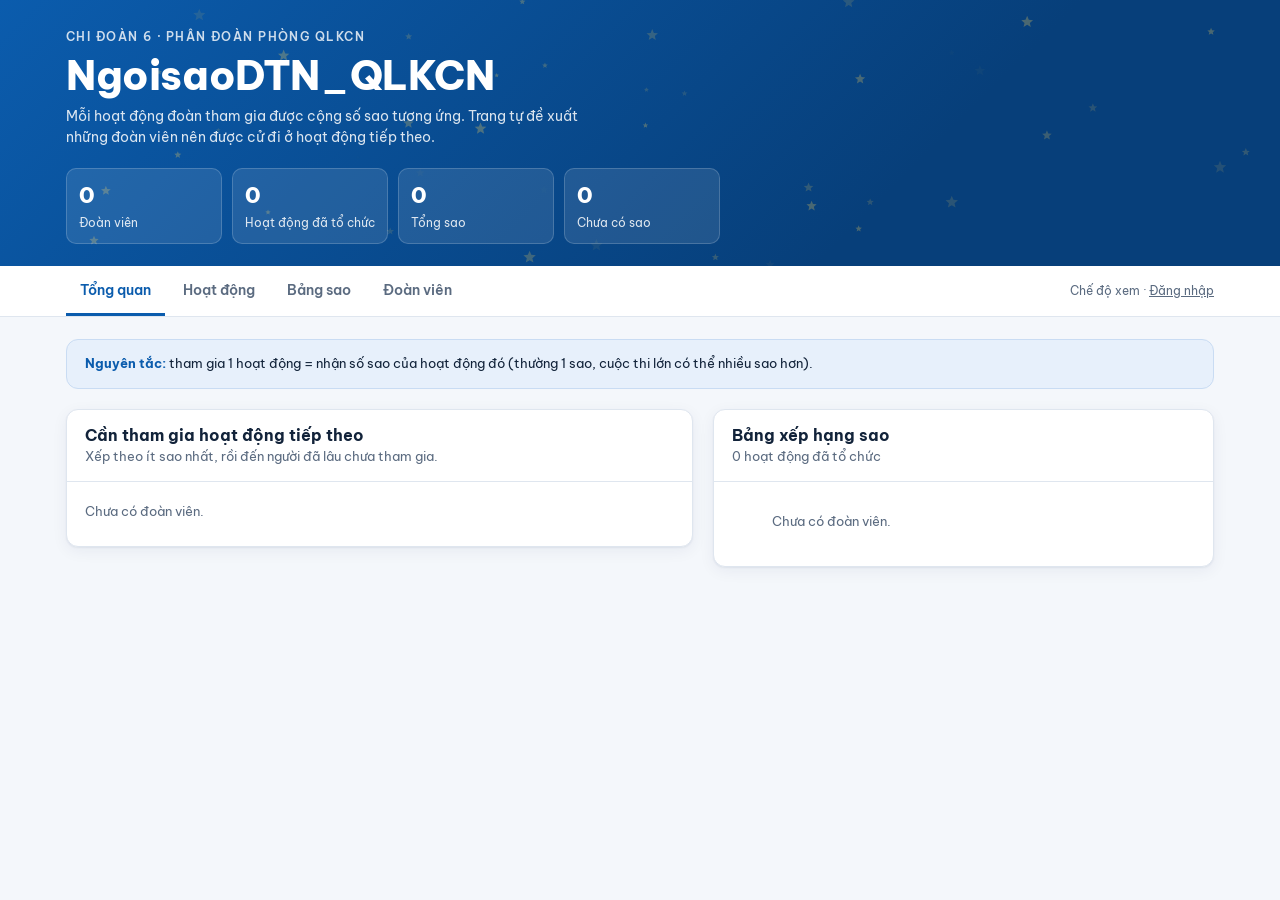
<file: NgoisaoDTN_QLKCN/index.html>
<!doctype html><html lang="vi"><head><meta charset="utf-8"><meta name="viewport" content="width=device-width,initial-scale=1,viewport-fit=cover"><meta name="robots" content="noindex,nofollow"><title>NgoisaoDTN_QLKCN</title><link rel="stylesheet" href="https://fonts.googleapis.com/css2?family=Be+Vietnam+Pro:wght@400;500;600;700;800&amp;display=swap"><style>:root{padding-top:env(safe-area-inset-top,0px);padding-bottom:env(safe-area-inset-bottom,0px)}body{margin:0;font:14px system-ui,sans-serif}img{max-width:100%}[hidden]{display:none!important}</style><style>
/* Layout: dải xanh thanh niên ở đầu trang, bên dưới là các tab công cụ; ô nhập & nút lưu dùng xanh lá VCB */
:root{
  --doan:#0b5cad; --doan-deep:#073f7a; --doan-soft:#e7f0fb; --doan-line:#c9dcf3;
  --vcb:#00704a; --vcb-deep:#005236; --vcb-lime:#7fbf3f; --vcb-soft:#e6f4ec;
  --star:#f2a900; --star-soft:#fff4d6;
  --bg:#f4f7fb; --surface:#ffffff; --surface-2:#f8fafd;
  --fg:#12233a; --muted:#5b6b80; --line:#dfe6ef;
  --warn:#c2410c; --warn-soft:#fdeee4; --danger:#b42318;
  --hero-fg:#ffffff;
  --f-body:"Be Vietnam Pro", "Segoe UI", system-ui, -apple-system, sans-serif;
  --shadow:0 1px 2px rgba(10,40,80,.06), 0 4px 16px rgba(10,40,80,.06);
  --r:12px;
}
@media (prefers-color-scheme: dark){:root:not([data-theme="light"]){
  --doan:#5aa2ef; --doan-deep:#0a3363; --doan-soft:#11284a; --doan-line:#1f3d66;
  --vcb:#3fbf86; --vcb-deep:#2a9a69; --vcb-lime:#9bd65e; --vcb-soft:#0f3324;
  --star:#ffc233; --star-soft:#3a2f10;
  --bg:#0b1422; --surface:#111d2f; --surface-2:#0e192a;
  --fg:#e6edf6; --muted:#9aabc0; --line:#22324a;
  --warn:#fb923c; --warn-soft:#3a2312; --danger:#f87171;
  --hero-fg:#ffffff; --shadow:0 1px 2px rgba(0,0,0,.3);
  color-scheme:dark}}
:root[data-theme="dark"]{
  --doan:#5aa2ef; --doan-deep:#0a3363; --doan-soft:#11284a; --doan-line:#1f3d66;
  --vcb:#3fbf86; --vcb-deep:#2a9a69; --vcb-lime:#9bd65e; --vcb-soft:#0f3324;
  --star:#ffc233; --star-soft:#3a2f10;
  --bg:#0b1422; --surface:#111d2f; --surface-2:#0e192a;
  --fg:#e6edf6; --muted:#9aabc0; --line:#22324a;
  --warn:#fb923c; --warn-soft:#3a2312; --danger:#f87171;
  --hero-fg:#ffffff; --shadow:0 1px 2px rgba(0,0,0,.3);
  color-scheme:dark}

*{box-sizing:border-box}
body{background:var(--bg);color:var(--fg);font-family:var(--f-body);font-size:14px;line-height:1.5}
.wrap{max-width:1180px;margin:0 auto;padding-left:max(16px,env(safe-area-inset-left,0px));padding-right:max(16px,env(safe-area-inset-right,0px))}
h1,h2,h3{text-wrap:balance;margin:0;line-height:1.2}
button{font:inherit;cursor:pointer}
:focus-visible{outline:2px solid var(--vcb);outline-offset:2px}
.num{font-variant-numeric:tabular-nums}

/* Hero */
.hero{background:linear-gradient(135deg,#0b5cad 0%,#073f7a 70%);color:var(--hero-fg);position:relative;overflow:hidden}
.hero canvas{position:absolute;inset:0;width:100%;height:100%;opacity:.35;pointer-events:none}
.hero .wrap{position:relative;padding-block:28px 22px;display:flex;flex-wrap:wrap;gap:20px;align-items:flex-end;justify-content:space-between}
.eyebrow{font-size:12px;letter-spacing:.12em;text-transform:uppercase;opacity:.8;font-weight:600}
.hero h1{font-size:clamp(26px,4.4vw,40px);font-weight:800;letter-spacing:-.01em;margin-top:6px}
.hero h1 .s{color:#ffd24d}
.hero p{margin:6px 0 0;opacity:.85;max-width:60ch}
.kpis{display:grid;grid-template-columns:repeat(4,minmax(0,1fr));gap:10px;min-width:min(100%,520px)}
.kpi{background:rgba(255,255,255,.1);border:1px solid rgba(255,255,255,.18);border-radius:10px;padding:10px 12px}
.kpi b{display:block;font-size:22px;font-weight:800;font-variant-numeric:tabular-nums}
.kpi span{font-size:12px;opacity:.85}
@media (max-width:640px){.kpis{grid-template-columns:repeat(2,minmax(0,1fr))}}

/* Tabs */
.tabs{position:sticky;top:env(safe-area-inset-top,0px);z-index:5;background:var(--surface);border-bottom:1px solid var(--line)}
body::before{content:"";position:fixed;inset:0 0 auto;height:env(safe-area-inset-top,0px);z-index:10;background:var(--surface)}
.tabs .wrap{display:flex;gap:4px;overflow-x:auto;align-items:center}
.tab{background:none;border:0;padding:14px 14px 12px;color:var(--muted);font-weight:600;border-bottom:3px solid transparent;white-space:nowrap}
.tab[aria-selected="true"]{color:var(--doan);border-color:var(--doan)}
.tabs .spacer{flex:1}
.sync{font-size:12px;color:var(--muted);white-space:nowrap;padding-left:8px}

main{padding-block:22px 48px}
.view{display:grid;gap:20px}
.grid2{display:grid;grid-template-columns:minmax(0,1.25fr) minmax(0,1fr);gap:20px;align-items:start}
@media (max-width:900px){.grid2{grid-template-columns:minmax(0,1fr)}}
.panel{background:var(--surface);border:1px solid var(--line);border-radius:var(--r);box-shadow:var(--shadow);min-width:0}
.panel-h{display:flex;flex-wrap:wrap;gap:8px 12px;align-items:center;justify-content:space-between;padding:16px 18px;border-bottom:1px solid var(--line)}
.panel-h h2{font-size:16px;font-weight:700}
.panel-h .sub{font-size:12.5px;color:var(--muted);margin-top:2px}
.panel-b{padding:14px 18px 18px}

/* Rules box */
.rules{display:flex;flex-wrap:wrap;gap:10px 22px;padding:14px 18px;background:var(--doan-soft);border:1px solid var(--doan-line);border-radius:var(--r);color:var(--fg);font-size:13px;align-items:center}
.rules b{color:var(--doan)}
.rules .target{display:flex;align-items:center;gap:8px;margin-left:auto}

/* Leaderboard */
.lb{list-style:none;margin:0;padding:0;display:grid}
.lb li{display:grid;grid-template-columns:28px minmax(0,1fr) auto;gap:12px;align-items:center;padding:10px 0;border-bottom:1px dashed var(--line)}
.lb li:last-child{border-bottom:0}
.rank{font-weight:800;color:var(--muted);text-align:center;font-variant-numeric:tabular-nums}
.lb li.top .rank{color:var(--star)}
.who{min-width:0}
.who .n{font-weight:600;white-space:nowrap;overflow:hidden;text-overflow:ellipsis}
.who .acts{font-size:12px;color:var(--muted);white-space:nowrap;overflow:hidden;text-overflow:ellipsis}
.bar{height:6px;border-radius:99px;background:var(--line);margin-top:6px;overflow:hidden}
.bar i{display:block;height:100%;background:linear-gradient(90deg,var(--star),#ffd24d);border-radius:99px}
.starcount{display:flex;align-items:center;gap:4px;font-weight:800;font-size:16px;font-variant-numeric:tabular-nums;color:var(--fg)}
.starcount svg{width:18px;height:18px;fill:var(--star)}

/* Suggestions */
.group{margin-top:4px}
.group+.group{margin-top:16px}
.group h3{font-size:12px;text-transform:uppercase;letter-spacing:.08em;color:var(--muted);font-weight:700;display:flex;align-items:center;gap:8px;margin-bottom:8px}
.dot{width:8px;height:8px;border-radius:50%}
.sugg{display:grid;gap:8px}
.sg{display:flex;align-items:center;gap:10px;padding:10px 12px;border-radius:10px;background:var(--surface-2);border:1px solid var(--line)}
.sg.hi{border-left:4px solid var(--warn)}
.sg.mid{border-left:4px solid var(--star)}
.sg .who{flex:1}
.pill{display:inline-flex;align-items:center;gap:4px;font-size:11.5px;font-weight:600;padding:2px 8px;border-radius:99px;white-space:nowrap}
.pill.warn{background:var(--warn-soft);color:var(--warn)}
.pill.star{background:var(--star-soft);color:var(--fg)}
.pill.ok{background:var(--vcb-soft);color:var(--vcb)}
.pill.blue{background:var(--doan-soft);color:var(--doan)}
.pill.grey{background:var(--line);color:var(--muted)}
.avatar{width:34px;height:34px;flex:none;border-radius:50%;display:grid;place-items:center;font-weight:700;font-size:12.5px;color:#fff;background:var(--doan)}
.avatar.f{background:#c2569a}
.leave{font-size:12.5px;color:var(--muted);margin-top:14px;padding-top:12px;border-top:1px solid var(--line)}

/* Activities */
.acts-list{display:grid;grid-template-columns:repeat(auto-fill,minmax(300px,1fr));gap:14px}
.act{background:var(--surface);border:1px solid var(--line);border-radius:var(--r);padding:14px 16px;display:grid;gap:10px;align-content:start;box-shadow:var(--shadow)}
.act.up{border:1.5px dashed var(--doan)}
.act-top{display:flex;gap:10px;align-items:flex-start;justify-content:space-between}
.act h3{font-size:15px;font-weight:700}
.act .meta{font-size:12px;color:var(--muted);display:flex;flex-wrap:wrap;gap:4px 10px;margin-top:3px}
.stars-badge{display:inline-flex;align-items:center;gap:3px;background:var(--star-soft);color:var(--fg);font-weight:800;padding:4px 9px;border-radius:8px;white-space:nowrap;font-variant-numeric:tabular-nums}
.stars-badge svg{width:14px;height:14px;fill:var(--star)}
.chips{display:flex;flex-wrap:wrap;gap:6px}
.chip{font-size:12px;padding:3px 9px;border-radius:99px;background:var(--doan-soft);color:var(--doan);font-weight:500}
.chip.sugg{background:var(--warn-soft);color:var(--warn)}
.act-actions{display:flex;flex-wrap:wrap;gap:8px}
.empty{color:var(--muted);font-size:13px;padding:6px 0}

/* Buttons & inputs (VCB green) */
.btn{border:1px solid var(--line);background:var(--surface);color:var(--fg);padding:7px 12px;border-radius:8px;font-weight:600;font-size:13px}
.btn:hover{border-color:var(--vcb)}
.btn.primary{background:var(--vcb);border-color:var(--vcb);color:#fff}
.btn.primary:hover{background:var(--vcb-deep)}
.btn.ghost{background:none;border-color:transparent;color:var(--vcb)}
.btn.danger{color:var(--danger)}
.btn.danger.armed{background:var(--danger);color:#fff;border-color:var(--danger)}
.btn:disabled{opacity:.5;cursor:not-allowed}
.field{display:grid;gap:5px}
.field label{font-size:12.5px;font-weight:600;color:var(--vcb)}
input[type=text],input[type=number],input[type=date],input[type=email],input[type=tel],select,textarea{
  font:inherit;color:var(--fg);background:var(--vcb-soft);border:1.5px solid color-mix(in srgb,var(--vcb) 35%,transparent);
  border-radius:8px;padding:8px 10px;width:100%;min-width:0}
input:focus,select:focus,textarea:focus{outline:none;border-color:var(--vcb);box-shadow:0 0 0 3px color-mix(in srgb,var(--vcb) 22%,transparent);background:var(--surface)}
.target input{width:64px;padding:5px 8px;text-align:center}
.form-grid{display:grid;grid-template-columns:repeat(2,minmax(0,1fr));gap:12px}
.form-grid .full{grid-column:1/-1}
@media (max-width:520px){.form-grid{grid-template-columns:minmax(0,1fr)}}
.check-list{display:grid;grid-template-columns:repeat(auto-fill,minmax(190px,1fr));gap:6px;max-height:260px;overflow:auto;padding:8px;border:1.5px solid color-mix(in srgb,var(--vcb) 35%,transparent);border-radius:8px;background:var(--vcb-soft)}
.check-list label{display:flex;gap:8px;align-items:center;font-size:13px;padding:4px 6px;border-radius:6px;cursor:pointer}
.check-list label:hover{background:var(--surface)}
.check-list input{accent-color:var(--vcb);width:16px;height:16px}
.check-list .hint{font-size:11px;color:var(--warn);margin-left:auto}

/* Matrix */
.mx-wrap{overflow-x:auto}
table.mx{border-collapse:separate;border-spacing:0;width:100%;font-size:13px}
.mx th,.mx td{padding:8px 10px;border-bottom:1px solid var(--line);text-align:center;white-space:nowrap}
.mx thead th{font-size:11.5px;font-weight:700;color:var(--muted);vertical-align:bottom;background:var(--surface-2)}
.mx thead th.actcol{max-width:120px;white-space:normal;line-height:1.3}
.mx thead th.up{color:var(--doan)}
.mx th.name,.mx td.name{text-align:left;position:sticky;left:0;background:var(--surface);z-index:1}
.mx thead th.name{background:var(--surface-2)}
.mx td.total{font-weight:800;font-variant-numeric:tabular-nums}
.cell{width:30px;height:30px;border-radius:8px;border:1.5px solid var(--line);background:none;display:inline-grid;place-items:center;padding:0;color:var(--muted)}
.cell svg{width:16px;height:16px}
.cell.on{background:var(--star-soft);border-color:var(--star)}
.cell.on svg{fill:var(--star)}
.cell.plan{border-style:dashed;border-color:var(--doan);background:var(--doan-soft)}
.cell.plan svg{fill:none;stroke:var(--doan);stroke-width:2}
.cell:not(:disabled):hover{border-color:var(--vcb)}
.cell:disabled{cursor:default}
.legend{display:flex;flex-wrap:wrap;gap:14px;font-size:12px;color:var(--muted);align-items:center}
.legend .cell{width:20px;height:20px;border-radius:5px;vertical-align:middle}
.legend .cell svg{width:11px;height:11px}

/* Members table */
table.mem{width:100%;border-collapse:collapse;font-size:13px}
.mem th{font-size:11.5px;color:var(--muted);text-transform:uppercase;letter-spacing:.06em;text-align:left;padding:8px 10px;border-bottom:1px solid var(--line);background:var(--surface-2);white-space:nowrap}
.mem td{padding:9px 10px;border-bottom:1px solid var(--line);vertical-align:middle}
.mem td .n{font-weight:600}
.mem td.c{white-space:nowrap}
.toolbar{display:flex;flex-wrap:wrap;gap:10px;align-items:center}
.toolbar input{max-width:260px}

/* Modal */
.overlay{position:fixed;inset:0;background:rgba(5,20,40,.5);z-index:20;display:grid;place-items:center;padding:max(16px,env(safe-area-inset-top,0px)) max(16px,env(safe-area-inset-right,0px)) max(16px,env(safe-area-inset-bottom,0px)) max(16px,env(safe-area-inset-left,0px))}
.modal{background:var(--surface);border-radius:14px;width:min(640px,100%);max-height:100%;overflow:auto;box-shadow:0 20px 60px rgba(0,0,0,.3)}
.modal-h{padding:16px 20px;border-bottom:1px solid var(--line);display:flex;justify-content:space-between;align-items:center;background:var(--doan);color:#fff;border-radius:14px 14px 0 0}
.modal-h h2{font-size:16px}
.modal-h button{background:none;border:0;color:#fff;font-size:22px;line-height:1}
.modal-b{padding:18px 20px;display:grid;gap:14px}
.modal-f{padding:14px 20px;border-top:1px solid var(--line);display:flex;gap:8px;justify-content:space-between;flex-wrap:wrap}
.modal-f .r{display:flex;gap:8px;margin-left:auto}
.err{color:var(--danger);font-size:12.5px}

.toast{position:fixed;left:50%;transform:translateX(-50%);bottom:calc(20px + env(safe-area-inset-bottom,0px));background:var(--fg);color:var(--bg);padding:10px 16px;border-radius:10px;font-weight:600;z-index:30;box-shadow:var(--shadow)}
.state{padding:40px 20px;text-align:center;color:var(--muted)}
.state b{display:block;color:var(--fg);font-size:16px;margin-bottom:6px}
@media (prefers-reduced-motion:reduce){*{transition:none!important;animation:none!important}}
</style></head><body><svg width="0" height="0" style="position:absolute" aria-hidden="true">
  <symbol id="star" viewBox="0 0 24 24"><path d="M12 2.5l2.9 6.1 6.6.8-4.9 4.6 1.3 6.6L12 17.3l-5.9 3.3 1.3-6.6L2.5 9.4l6.6-.8z"></path></symbol>
</svg><header class="hero">
  <canvas id="sky" aria-hidden="true"></canvas>
  <div class="wrap">
    <div>
      <div class="eyebrow">Chi đoàn 6 · Phân đoàn Phòng QLKCN</div>
      <h1>NgoisaoDTN_QLKCN</h1>
      <p>Mỗi hoạt động đoàn tham gia được cộng số sao tương ứng. Trang tự đề xuất những đoàn viên nên được cử đi ở hoạt động tiếp theo.</p>
    </div>
    <div class="kpis" id="kpis">
      <div class="kpi"><b class="num">–</b><span>Đoàn viên</span></div>
      <div class="kpi"><b class="num">–</b><span>Hoạt động đã tổ chức</span></div>
      <div class="kpi"><b class="num">–</b><span>Tổng sao</span></div>
      <div class="kpi"><b class="num">–</b><span>Chưa có sao</span></div>
    </div>
  </div>
</header><nav class="tabs" aria-label="Chuyển trang">
  <div class="wrap" role="tablist">
    <button class="tab" role="tab" data-view="tong-quan" aria-selected="true">Tổng quan</button>
    <button class="tab" role="tab" data-view="hoat-dong" aria-selected="false">Hoạt động</button>
    <button class="tab" role="tab" data-view="diem-danh" aria-selected="false">Bảng sao</button>
    <button class="tab" role="tab" data-view="doan-vien" aria-selected="false">Đoàn viên</button>
    <span class="spacer"></span>
    <span class="sync" id="sync">Đang kết nối…</span>
  </div>
</nav><main class="wrap" id="app"></main><div id="modal-root"></div><script>window.__SNAPSHOT__={"at": "2026-01-01T00:00:00.000Z", "settings": {"targetStars": 3}, "members": [], "activities": []};</script><script id="app-js">
(() => {
"use strict";
const SNAP = window.__SNAPSHOT__ || null;   // có dữ liệu nhúng sẵn = bản chỉ xem
const PUB = !!SNAP;
const SHELL = (() => {
  const style = [...document.querySelectorAll("style")].find(s => s.textContent.includes("--doan"));
  const font = document.querySelector('link[href*="fonts.googleapis.com/css2"]');
  const parts = ["svg[aria-hidden]", "header.hero", "nav.tabs"].map(s => document.querySelector(s)?.outerHTML || "");
  return { style: style ? style.outerHTML : "", font: font ? font.outerHTML : "", body: parts.join(""), js: document.getElementById("app-js").textContent };
})();
const STAR = '<svg aria-hidden="true"><use href="#star"/></svg>';
const TYPES = ["Văn nghệ","Lễ tân","Thể thao","Sự kiện","Cuộc thi","Tình nguyện","Học tập","Khác"];
const S = { members: [], activities: [], settings: { targetStars: 3 }, loaded: { m:false, a:false, s:false }, canWrite: true, view: "tong-quan", search: "" };
let db = null, downloads = null;

const $ = (s, r=document) => r.querySelector(s);
const esc = s => String(s ?? "").replace(/[&<>"']/g, c => ({"&":"&amp;","<":"&lt;",">":"&gt;",'"':"&quot;","'":"&#39;"}[c]));
const initials = n => { const p = String(n||"").trim().split(/\s+/); return ((p.length>1?p[p.length-2][0]:"")+(p[p.length-1]||"?")[0]).toUpperCase(); };
const shortName = n => { const p = String(n||"").trim().split(/\s+/); return p.slice(-2).join(" "); };
const isFemale = m => /n[ữu]/i.test(m.gender||"");
const fmtDate = d => { if(!d) return ""; const [y,mo,da] = d.split("-"); return da && mo ? `${da}/${mo}/${y}` : d; };

function toast(msg){ const t=document.createElement("div"); t.className="toast"; t.textContent=msg; document.body.appendChild(t); setTimeout(()=>t.remove(),2400); }

/* ---------- write queue: one write at a time per document ---------- */
const queues = new Map();
function write(path, fn){
  const prev = queues.get(path) || Promise.resolve();
  const next = prev.catch(()=>{}).then(fn).catch(e => {
    if (e && e.code === "invalid_argument") { S.canWrite = false; render(); toast("Bạn chỉ có quyền xem trang này."); }
    else if (e && e.code === "quota_exceeded") toast("Bộ nhớ đã đầy, hãy xóa bớt dữ liệu cũ.");
    else toast("Chưa lưu được, thử lại sau ít phút.");
    throw e;
  });
  queues.set(path, next); return next;
}

/* ---------- derived stats ---------- */
function doneActs(){ return S.activities.filter(a => a.status !== "upcoming").sort(byActOrder); }
function upActs(){ return S.activities.filter(a => a.status === "upcoming").sort(byActOrder); }
function byActOrder(a,b){ return ((a.order??0)-(b.order??0)) || (a.date||"").localeCompare(b.date||""); }
function activeMembers(){ return S.members.filter(m => m.status !== "leave"); }

function stats(){
  const done = doneActs();
  const map = new Map();
  for (const m of S.members) map.set(m.id, { m, stars:0, count:0, acts:[], lastIdx:-1, planned:[] });
  done.forEach((a, i) => (a.participants||[]).forEach(id => { const s = map.get(id); if(!s) return; s.stars += Number(a.stars)||0; s.count++; s.acts.push(a); s.lastIdx = i; }));
  for (const a of upActs()) (a.participants||[]).forEach(id => { const s = map.get(id); if (s) s.planned.push(a); });
  for (const s of map.values()) s.missed = done.length - 1 - s.lastIdx; // hoạt động liên tiếp đã lỡ
  return map;
}
function priorityList(st){
  return activeMembers().map(m => st.get(m.id)).sort((x,y) => x.stars-y.stars || y.missed-x.missed || x.count-y.count || x.m.name.localeCompare(y.m.name,"vi"));
}

/* ---------- render ---------- */
function render(){
  const ready = S.loaded.m && S.loaded.a;
  const app = $("#app");
  if (!db && !PUB) { app.innerHTML = `<div class="state"><b>Chưa kết nối được kho dữ liệu</b>Hãy mở trang khi đã đăng nhập claude.ai để xem và cập nhật danh sách đoàn viên.</div>`; return; }
  if (!ready) return;
  const st = stats();
  renderKpis(st);
  document.querySelectorAll(".tab").forEach(t => t.setAttribute("aria-selected", String(t.dataset.view === S.view)));
  const scrollY = window.scrollY;
  if (S.view === "tong-quan") app.innerHTML = viewOverview(st);
  else if (S.view === "hoat-dong") app.innerHTML = viewActivities(st);
  else if (S.view === "diem-danh") app.innerHTML = viewMatrix(st);
  else app.innerHTML = viewMembers(st);
  const si = $("#mem-search"); if (si && document.activeElement !== si && S._focusSearch) { si.focus(); si.setSelectionRange(si.value.length, si.value.length); S._focusSearch=false; }
  window.scrollTo(0, scrollY);
}

function renderKpis(st){
  const act = activeMembers();
  const total = [...st.values()].reduce((s,x)=>s+x.stars,0);
  const zero = act.filter(m => st.get(m.id).stars === 0).length;
  const vals = [S.members.length, doneActs().length, total, zero];
  document.querySelectorAll("#kpis .kpi b").forEach((b,i) => b.textContent = vals[i]);
}

function memberLine(s, extra=""){
  const m = s.m;
  return `<div class="avatar ${isFemale(m)?"f":""}" aria-hidden="true">${esc(initials(m.name))}</div>
    <div class="who"><div class="n">${esc(m.name)}</div>${extra}</div>`;
}

function viewOverview(st){
  const ranked = [...st.values()].filter(s => s.m.status!=="leave").sort((a,b)=> b.stars-a.stars || b.count-a.count || a.m.name.localeCompare(b.m.name,"vi"));
  const max = Math.max(...ranked.map(r=>r.stars), 1);
  let rank = 0, prev = null;
  const lb = ranked.map((s,i) => {
    if (s.stars !== prev) { rank = i+1; prev = s.stars; }
    const acts = s.acts.length ? s.acts.map(a=>a.name).join(" · ") : "Chưa tham gia hoạt động nào";
    return `<li class="${rank<=3 && s.stars>0?"top":""}"><span class="rank">${rank}</span>
      <div class="who"><div class="n">${esc(s.m.name)}</div><div class="acts">${esc(acts)}</div>
      <div class="bar"><i style="width:${Math.min(100, s.stars/max*100)}%"></i></div></div>
      <span class="starcount">${s.stars}${STAR}</span></li>`;
  }).join("");

  const pr = priorityList(st);
  const none = pr.filter(s => s.stars === 0);
  const rest = pr.filter(s => s.stars > 0);
  const done = doneActs().length;
  const sg = (s, cls) => {
    const missTxt = s.count === 0 ? `Chưa tham gia hoạt động nào` : `Lần gần nhất: ${esc(s.acts[s.acts.length-1].name)}`;
    const pills = [];
    if (s.count === 0) pills.push(`<span class="pill warn">0 sao</span>`);
    else pills.push(`<span class="pill star">${s.stars} sao</span>`);
    if (s.planned.length) pills.push(`<span class="pill blue">Đã cử: ${esc(s.planned[0].name)}</span>`);
    if (!PUB && !s.m.fee) pills.push(`<span class="pill grey">Chưa đóng đoàn phí</span>`);
    return `<div class="sg ${cls}">${memberLine(s, `<div class="acts">${missTxt}</div>`)}<div class="chips" style="justify-content:flex-end">${pills.join("")}</div></div>`;
  };
  const leave = S.members.filter(m => m.status === "leave");

  return `<div class="view">
    <div class="rules">
      <span><b>Nguyên tắc:</b> tham gia 1 hoạt động = nhận số sao của hoạt động đó (thường 1 sao, cuộc thi lớn có thể nhiều sao hơn).</span>
    </div>
    <div class="grid2">
      <section class="panel">
        <div class="panel-h"><div><h2>Cần tham gia hoạt động tiếp theo</h2>
          <div class="sub">Xếp theo ít sao nhất, rồi đến người đã lâu chưa tham gia.</div></div>
          ${S.canWrite?`<button class="btn primary" data-act="new-activity">+ Hoạt động sắp tới</button>`:""}</div>
        <div class="panel-b">
          ${none.length?`<div class="group"><h3><span class="dot" style="background:var(--warn)"></span>Ưu tiên cử ngay · chưa có sao (${none.length})</h3><div class="sugg">${none.map(s=>sg(s,"hi")).join("")}</div></div>`:""}
          ${rest.length?`<div class="group"><h3><span class="dot" style="background:var(--star)"></span>Đã có sao · xếp từ ít đến nhiều (${rest.length})</h3><div class="sugg">${rest.map(s=>sg(s,"mid")).join("")}</div></div>`:""}
          ${!none.length && !rest.length ? `<div class="empty">Chưa có đoàn viên.</div>`:""}
          ${leave.length?`<div class="leave">Tạm nghỉ, không tính vào đề xuất: ${leave.map(m=>`<b>${esc(m.name)}</b>${m.note?` (${esc(m.note)})`:""}`).join(", ")}</div>`:""}
        </div>
      </section>
      <section class="panel">
        <div class="panel-h"><div><h2>Bảng xếp hạng sao</h2><div class="sub">${done} hoạt động đã tổ chức</div></div></div>
        <div class="panel-b"><ol class="lb">${lb || `<li><span></span><div class="empty">Chưa có đoàn viên.</div><span></span></li>`}</ol></div>
      </section>
    </div>
  </div>`;
}

function actCard(a, st){
  const parts = (a.participants||[]).map(id => st.get(id)).filter(Boolean);
  const up = a.status === "upcoming";
  const slots = Number(a.slots)||0;
  let sugg = "";
  if (up && S.canWrite) {
    const need = Math.max(0, slots - parts.length);
    if (need > 0) {
      const picks = priorityList(st).filter(s => !(a.participants||[]).includes(s.m.id) && !s.planned.length).slice(0, need);
      const picks2 = picks.length < need ? priorityList(st).filter(s => !(a.participants||[]).includes(s.m.id) && !picks.includes(s)).slice(0, need-picks.length) : [];
      const all = picks.concat(picks2);
      if (all.length) sugg = `<div><div class="meta" style="margin-bottom:6px">Đề xuất cử thêm ${all.length} người (ít sao nhất):</div>
        <div class="chips">${all.map(s=>`<span class="chip sugg">${esc(shortName(s.m.name))} · ${s.stars}★</span>`).join("")}</div>
        <div class="act-actions" style="margin-top:8px"><button class="btn primary" data-act="assign" data-id="${a.id}" data-ids="${all.map(s=>s.m.id).join(",")}">Phân công những người này</button></div></div>`;
    }
  }
  return `<article class="act ${up?"up":""}">
    <div class="act-top"><div><h3>${esc(a.name)}</h3>
      <div class="meta">${a.type?`<span>${esc(a.type)}</span>`:""}${a.date?`<span>${fmtDate(a.date)}</span>`:""}
      <span>${up?`<b style="color:var(--doan)">Sắp diễn ra</b>${slots?` · cần ${slots} người`:""}`:"Đã diễn ra"}</span></div></div>
      <span class="stars-badge">+${Number(a.stars)||0}${STAR}</span></div>
    <div><div class="meta" style="margin-bottom:6px">${up?"Đã phân công":"Đã tham gia"}: ${parts.length} người</div>
      <div class="chips">${parts.length?parts.map(s=>`<span class="chip">${esc(shortName(s.m.name))}</span>`).join(""):`<span class="empty">Chưa có ai</span>`}</div></div>
    ${sugg}
    ${S.canWrite?`<div class="act-actions"><button class="btn" data-act="edit-activity" data-id="${a.id}">Sửa / điểm danh</button>
      ${up?`<button class="btn ghost" data-act="mark-done" data-id="${a.id}">Đánh dấu đã diễn ra → cộng sao</button>`:""}</div>`:""}
  </article>`;
}

function viewActivities(st){
  const up = upActs(), done = doneActs().reverse();
  return `<div class="view">
    <section class="panel"><div class="panel-h"><div><h2>Hoạt động sắp tới</h2><div class="sub">Nhập số người cần, trang sẽ gợi ý đoàn viên ít sao nhất. Sao chỉ được cộng khi hoạt động được đánh dấu đã diễn ra.</div></div>
      ${S.canWrite?`<button class="btn primary" data-act="new-activity">+ Thêm hoạt động</button>`:""}</div>
      <div class="panel-b">${up.length?`<div class="acts-list">${up.map(a=>actCard(a,st)).join("")}</div>`:`<div class="empty">Chưa có hoạt động sắp tới. Bấm “Thêm hoạt động”, chọn trạng thái “Sắp diễn ra” và số người cần để nhận đề xuất.</div>`}</div></section>
    <section class="panel"><div class="panel-h"><div><h2>Đã tổ chức (${done.length})</h2><div class="sub">Mới nhất ở trên</div></div>
      ${S.canWrite&&!PUB?`<div class="toolbar"><button class="btn" data-act="export">Xuất bảng sao (CSV)</button><button class="btn primary" data-act="export-html">Xuất trang xem (HTML)</button></div>`:""}</div>
      <div class="panel-b">${done.length?`<div class="acts-list">${done.map(a=>actCard(a,st)).join("")}</div>`:`<div class="empty">Chưa có hoạt động nào.</div>`}</div></section>
  </div>`;
}

function viewMatrix(st){
  const acts = doneActs().concat(upActs());
  const rows = S.members.slice().sort((a,b)=>(a.order??999)-(b.order??999)).map((m,i) => {
    const s = st.get(m.id);
    const cells = acts.map(a => {
      const on = (a.participants||[]).includes(m.id); const up = a.status === "upcoming";
      return `<td><button class="cell ${on?(up?"plan":"on"):""}" data-act="toggle" data-a="${a.id}" data-m="${m.id}" ${S.canWrite?"":"disabled"} aria-pressed="${on}" aria-label="${esc(m.name)} – ${esc(a.name)}">${on?STAR:""}</button></td>`;
    }).join("");
    return `<tr><td class="num">${i+1}</td><td class="name"><b>${esc(m.name)}</b>${m.status==="leave"?` <span class="pill grey">Tạm nghỉ</span>`:""}</td>${cells}<td class="total">${s.stars}</td></tr>`;
  }).join("");
  return `<div class="view"><section class="panel">
    <div class="panel-h"><div><h2>Bảng sao theo hoạt động</h2><div class="sub">Giống file Excel: mỗi cột là một hoạt động. Bấm vào ô để điểm danh hoặc bỏ điểm danh.</div></div>
      <div class="legend"><span><span class="cell on">${STAR}</span> Đã tham gia</span><span><span class="cell plan">${STAR}</span> Đã phân công (sắp tới)</span></div></div>
    <div class="mx-wrap"><table class="mx"><thead><tr><th>STT</th><th class="name">Họ và tên</th>
      ${acts.map((a,i)=>`<th class="actcol ${a.status==="upcoming"?"up":""}">HĐ ${i+1}<br>${esc(a.name)}<br><span style="color:var(--star)">+${Number(a.stars)||0}★</span></th>`).join("")}
      <th>Tổng sao</th></tr></thead><tbody>${rows}</tbody></table></div>
  </section></div>`;
}

function viewMembers(st){
  const q = S.search.trim().toLowerCase();
  const list = S.members.slice().sort((a,b)=>(a.order??999)-(b.order??999)).filter(m => !q || (m.name||"").toLowerCase().includes(q));
  const rows = list.map((m,i) => {
    const s = st.get(m.id);
    return `<tr><td class="num">${i+1}</td>
      <td><div style="display:flex;gap:10px;align-items:center"><div class="avatar ${isFemale(m)?"f":""}" aria-hidden="true">${esc(initials(m.name))}</div><div><div class="n">${esc(m.name)}</div>${PUB?"":`<div style="font-size:12px;color:var(--muted)">${esc(m.email||"")}</div>`}</div></div></td>
      <td class="c">${esc(m.gender||"")}</td>${PUB?`<td class="c num">${esc(m.birthYear||"")}</td>`:""}${PUB?"":`<td class="c num">${esc(m.dob||"")}</td><td class="c num">${esc(m.phone||"")}</td>
      <td class="c">${m.fee?`<span class="pill ok">Đã đóng</span>`:`<span class="pill warn">Chưa đóng</span>`}</td>`}
      <td class="c">${m.status==="leave"?`<span class="pill grey">Tạm nghỉ${m.note?" · "+esc(m.note):""}</span>`:`<span class="pill blue">Đang sinh hoạt</span>`}</td>
      <td class="c"><span class="starcount" style="font-size:14px">${s.stars}${STAR}</span></td>
      <td class="c">${S.canWrite?`<button class="btn" data-act="edit-member" data-id="${m.id}">Sửa</button>`:""}</td></tr>`;
  }).join("");
  return `<div class="view"><section class="panel">
    <div class="panel-h"><div><h2>Danh sách đoàn viên (${S.members.length})</h2><div class="sub">Chi đoàn 6</div></div>
      <div class="toolbar"><input type="text" id="mem-search" placeholder="Tìm theo tên…" value="${esc(S.search)}" aria-label="Tìm đoàn viên">
      ${S.canWrite?`<button class="btn" data-act="import-xlsx">Nhập từ Excel</button><a class="btn" href="../NgoisaoDTN/mau-doan-vien.xlsx" download style="text-decoration:none">Tải mẫu Excel</a><button class="btn primary" data-act="new-member">+ Thêm đoàn viên</button><input type="file" id="xlsx-file" accept=".xlsx,.xls,.csv" hidden>`:""}</div></div>
    <div class="mx-wrap"><table class="mem"><thead><tr><th>STT</th><th>Họ và tên</th><th>Giới tính</th>${PUB?"<th>Năm sinh</th>":""}${PUB?"":"<th>Ngày sinh</th><th>SĐT</th><th>Đoàn phí</th>"}<th>Trạng thái</th><th>Sao</th><th></th></tr></thead>
    <tbody>${rows || `<tr><td colspan="${PUB?7:9}" class="empty">Không tìm thấy đoàn viên.</td></tr>`}</tbody></table></div>
  </section></div>`;
}

/* ---------- modals ---------- */
function openModal(title, body, onSave, onDelete){
  const root = $("#modal-root");
  root.innerHTML = `<div class="overlay" id="ov"><div class="modal" role="dialog" aria-modal="true" aria-labelledby="mt">
    <div class="modal-h"><h2 id="mt">${esc(title)}</h2><button type="button" data-close aria-label="Đóng">×</button></div>
    <form id="mf"><div class="modal-b">${body}<div class="err" id="merr"></div></div>
    <div class="modal-f">${onDelete?`<button type="button" class="btn danger" id="mdel">Xóa</button>`:""}<div class="r"><button type="button" class="btn" data-close>Hủy</button><button type="submit" class="btn primary">Lưu</button></div></div></form></div></div>`;
  const close = () => root.innerHTML = "";
  root.querySelectorAll("[data-close]").forEach(b => b.onclick = close);
  $("#ov").addEventListener("mousedown", e => { if (e.target.id === "ov") close(); });
  document.addEventListener("keydown", function k(e){ if(e.key==="Escape"){ close(); document.removeEventListener("keydown",k);} });
  $("#mf").onsubmit = async e => { e.preventDefault(); let err = onSave(new FormData(e.target), e.target); if (err && err.then) { const sb = e.target.querySelector("[type=submit]"); sb.disabled = true; $("#merr").textContent = ""; try { err = await err; } finally { sb.disabled = false; } } if (typeof err === "string") { $("#merr").textContent = err; return; } close(); };
  const del = $("#mdel");
  if (del) del.onclick = () => { if (!del.classList.contains("armed")) { del.classList.add("armed"); del.textContent = "Bấm lần nữa để xóa"; return; } onDelete(); close(); };
  const first = root.querySelector("input,select"); first && first.focus();
}

function activityForm(a){
  const st = stats();
  a = a || { name:"", type:"Sự kiện", date:"", stars:1, status:"upcoming", slots:3, participants:[] };
  const sel = new Set(a.participants||[]);
  const pr = priorityList(st);
  const ordered = pr.concat(S.members.filter(m=>m.status==="leave").map(m=>st.get(m.id)));
  const checks = ordered.map(s => `<label><input type="checkbox" name="p" value="${s.m.id}" ${sel.has(s.m.id)?"checked":""}>${esc(s.m.name)}<span class="hint">${s.m.status==="leave"?"nghỉ":s.stars+"★"}</span></label>`).join("");
  const body = `<div class="form-grid">
    <div class="field full"><label for="f-name">Tên hoạt động</label><input type="text" id="f-name" name="name" required value="${esc(a.name)}" placeholder="VD: Hiến máu nhân đạo tháng 11"></div>
    <div class="field"><label for="f-date">Ngày</label><input type="date" id="f-date" name="date" value="${esc(a.date||"")}"></div>
    <div class="field"><label for="f-stars">Số sao khi tham gia</label><input type="number" id="f-stars" name="stars" min="0" max="20" value="${Number(a.stars)||0}"></div>
    <div class="field"><label for="f-status">Trạng thái</label><select id="f-status" name="status"><option value="upcoming" ${a.status==="upcoming"?"selected":""}>Sắp diễn ra</option><option value="done" ${a.status!=="upcoming"?"selected":""}>Đã diễn ra (cộng sao)</option></select></div>
    <div class="field full"><label>Người tham gia / được phân công <span style="color:var(--muted);font-weight:400">(xếp theo ưu tiên: ít sao ở trên)</span></label><div class="check-list">${checks}</div></div>
  </div>`;
  return body;
}

function editActivity(id){
  const a = id ? S.activities.find(x=>x.id===id) : null;
  openModal(a?"Sửa hoạt động":"Thêm hoạt động", activityForm(a), (fd) => {
    const name = String(fd.get("name")||"").trim(); if (!name) return "Hãy nhập tên hoạt động.";
    const data = { name, type: a?.type||"", date: fd.get("date")||"", stars: Math.max(0, Number(fd.get("stars"))||0),
      status: fd.get("status"), slots: Number(a?.slots)||0, participants: fd.getAll("p"),
      order: a ? (a.order ?? 0) : (Math.max(0,...S.activities.map(x=>x.order||0))+1) };
    const ref = a ? db.collection("activities").doc(a.id) : db.collection("activities").doc();
    write(ref.path, () => ref.set(data)).then(()=>toast(a?"Đã lưu hoạt động":"Đã thêm hoạt động"));
  }, a ? () => { const ref = db.collection("activities").doc(a.id); write(ref.path, ()=>ref.delete()).then(()=>toast("Đã xóa hoạt động")); } : null);
}

function editMember(id){
  const m = id ? S.members.find(x=>x.id===id) : { name:"", gender:"Nữ", dob:"", email:"", phone:"", fee:true, status:"active", note:"" };
  const body = `<div class="form-grid">
    <div class="field full"><label for="m-name">Họ và tên</label><input type="text" id="m-name" name="name" required value="${esc(m.name)}"></div>
    ${PUB?`<div class="field"><label for="m-by">Năm sinh</label><input type="number" id="m-by" name="birthYear" min="1900" max="2100" value="${esc(m.birthYear||"")}" placeholder="VD: 1995"></div>`:""}
    <div class="field"><label for="m-gender">Giới tính</label><select id="m-gender" name="gender">${["Nam","Nữ"].map(g=>`<option ${(m.gender||"").trim()===g?"selected":""}>${g}</option>`).join("")}</select></div>
    ${PUB?"":`<div class="field"><label for="m-dob">Ngày sinh</label><input type="text" id="m-dob" name="dob" value="${esc(m.dob)}" placeholder="dd/mm/yyyy"></div>`}
    ${PUB?"":`<div class="field"><label for="m-email">Email</label><input type="email" id="m-email" name="email" value="${esc(m.email)}"></div>`}
    ${PUB?"":`<div class="field"><label for="m-phone">Số điện thoại</label><input type="tel" id="m-phone" name="phone" value="${esc(m.phone)}"></div>`}
    ${PUB?"":`<div class="field"><label for="m-fee">Đoàn phí</label><select id="m-fee" name="fee"><option value="1" ${m.fee?"selected":""}>Đã đóng</option><option value="0" ${!m.fee?"selected":""}>Chưa đóng</option></select></div>`}
    <div class="field"><label for="m-status">Trạng thái</label><select id="m-status" name="status"><option value="active" ${m.status!=="leave"?"selected":""}>Đang sinh hoạt</option><option value="leave" ${m.status==="leave"?"selected":""}>Tạm nghỉ (không đề xuất)</option></select></div>
    ${PUB?"":`<div class="field full"><label for="m-note">Ghi chú</label><input type="text" id="m-note" name="note" value="${esc(m.note)}" placeholder="VD: Nghỉ thai sản"></div>`}
  </div>`;
  openModal(id?"Sửa đoàn viên":"Thêm đoàn viên", body, fd => {
    const name = String(fd.get("name")||"").trim(); if (!name) return "Hãy nhập họ tên.";
    const data = PUB ? { name, gender: fd.get("gender"), birthYear: String(fd.get("birthYear")||"").trim(), status: fd.get("status"), fee: true, order: id ? (m.order ?? 0) : (Math.max(0,...S.members.map(x=>x.order||0))+1) } : { name, gender: fd.get("gender"), dob: String(fd.get("dob")||"").trim(), email: String(fd.get("email")||"").trim(), phone: String(fd.get("phone")||"").trim(),
      fee: fd.get("fee")==="1", status: fd.get("status"), note: String(fd.get("note")||"").trim(),
      order: id ? (m.order ?? 0) : (Math.max(0,...S.members.map(x=>x.order||0))+1) };
    const ref = id ? db.collection("members").doc(id) : db.collection("members").doc();
    write(ref.path, ()=>ref.set(data)).then(()=>toast(id?"Đã lưu thông tin":"Đã thêm đoàn viên"));
  }, id ? () => {
    const ref = db.collection("members").doc(id);
    write(ref.path, ()=>ref.delete()).then(()=>toast("Đã xóa đoàn viên"));
    S.activities.filter(a => (a.participants||[]).includes(id)).forEach(a => { const r = db.collection("activities").doc(a.id); write(r.path, ()=>r.update({ participants: a.participants.filter(x=>x!==id) })); });
  } : null);
}

function setParticipants(aid, list){
  const a = S.activities.find(x=>x.id===aid); if (!a) return;
  a.participants = list; render(); // optimistic
  const r = db.collection("activities").doc(aid);
  return write(r.path, ()=>r.update({ participants: list }));
}

async function exportCsv(){
  const st = stats(); const acts = doneActs();
  const head = ["STT","Họ và tên","Giới tính","Ngày sinh", ...acts.map((a,i)=>`HĐ ${i+1}: ${a.name} (+${a.stars} sao)`), "Tổng sao","Đoàn phí","Ghi chú"];
  const rows = S.members.slice().sort((a,b)=>(a.order??999)-(b.order??999)).map((m,i)=>[i+1,m.name,m.gender,m.dob,...acts.map(a=>(a.participants||[]).includes(m.id)?"x":""),st.get(m.id).stars,m.fee?"x":"",m.note||""]);
  const csv = "﻿" + [head,...rows].map(r=>r.map(v=>`"${String(v??"").replace(/"/g,'""')}"`).join(",")).join("\r\n");
  if (!downloads) { toast("Trình xem này chưa hỗ trợ tải file."); return; }
  try { const r = await downloads.save({ filename: "NgoisaoDTN_QLKCN.csv", data: csv }); if (r && r.status==="saved") toast("Đã tải bảng sao"); }
  catch(e){ if (e && e.code !== "cancelled") toast("Chưa tải được file."); }
}

/* ---------- bản HTML chỉ xem (không kèm SĐT, email, ngày sinh, đoàn phí, ghi chú) ---------- */
function buildSnapshot(){
  const data = { at: new Date().toISOString(), settings: { targetStars: Number(S.settings.targetStars)||3 },
    members: S.members.map(m => ({ id:m.id, name:m.name, gender:m.gender||"", status:m.status||"active", order:m.order ?? 0, fee:true })),
    activities: S.activities.map(a => ({ id:a.id, name:a.name, type:a.type||"", date:a.date||"", stars:Number(a.stars)||0, status:a.status, slots:Number(a.slots)||0, participants:[...(a.participants||[])], order:a.order ?? 0 })) };
  const json = JSON.stringify(data).replace(/</g, "\\u003c");
  const base = '<style>:root{padding-top:env(safe-area-inset-top,0px);padding-bottom:env(safe-area-inset-bottom,0px)}body{margin:0;font:14px system-ui,sans-serif}img{max-width:100%}[hidden]{display:none!important}</style>';
  return '<!doctype html><html lang="vi"><head><meta charset="utf-8"><meta name="viewport" content="width=device-width,initial-scale=1,viewport-fit=cover"><meta name="robots" content="noindex,nofollow"><title>NgoisaoDTN_QLKCN</title>'
    + SHELL.font + base + SHELL.style + '</head><body>' + SHELL.body
    + '<main class="wrap" id="app"></main><div id="modal-root"></div><script>window.__SNAPSHOT__=' + json + ';<\/script><script id="app-js">' + SHELL.js + '<\/script></body></html>';
}
window.__buildSnapshot = buildSnapshot;
async function exportHtml(){
  if (!downloads) { toast("Trình xem này chưa hỗ trợ tải file."); return; }
  try { const r = await downloads.save({ filename: "NgoisaoDTN_QLKCN.html", data: buildSnapshot() }); if (r && r.status==="saved") toast("Đã tải trang xem"); }
  catch(e){ if (e && e.code !== "cancelled") toast("Chưa tải được file."); }
}

/* ---------- events ---------- */
document.addEventListener("click", e => {
  const aid = e.target.id; if (aid === "adm" || aid === "pwd" || aid === "out") { e.preventDefault(); (aid === "adm" ? adminLogin : aid === "pwd" ? changePassword : adminLogout)(); return; }
  const tab = e.target.closest(".tab"); if (tab) { location.hash = tab.dataset.view; return; }
  const b = e.target.closest("[data-act]"); if (!b || !db) return;
  const act = b.dataset.act;
  if (act === "new-activity") editActivity(null);
  else if (act === "edit-activity") editActivity(b.dataset.id);
  else if (act === "new-member") editMember(null);
  else if (act === "import-xlsx") { const f = $("#xlsx-file"); if (f) { f.value = ""; f.click(); } }
  else if (act === "edit-member") editMember(b.dataset.id);
  else if (act === "export") exportCsv();
  else if (act === "export-html") exportHtml();
  else if (act === "assign") { const a = S.activities.find(x=>x.id===b.dataset.id); if (a) setParticipants(a.id, [...new Set([...(a.participants||[]), ...b.dataset.ids.split(",")])])?.then(()=>toast("Đã phân công")); }
  else if (act === "mark-done") { const a = S.activities.find(x=>x.id===b.dataset.id); if (!a) return; a.status="done"; if(!a.date) a.date = new Date().toISOString().slice(0,10); render(); const r = db.collection("activities").doc(a.id); write(r.path, ()=>r.update({ status:"done", date:a.date })).then(()=>toast(`Đã cộng ${a.stars} sao cho ${(a.participants||[]).length} đoàn viên`)); }
  else if (act === "toggle") { const a = S.activities.find(x=>x.id===b.dataset.a); if (!a) return; const id = b.dataset.m; const cur = a.participants||[]; setParticipants(a.id, cur.includes(id) ? cur.filter(x=>x!==id) : [...cur, id]); }
});
document.addEventListener("input", e => {
  if (e.target.id === "mem-search") { S.search = e.target.value; S._focusSearch = true; render(); }
});

/* ---------- nhập đoàn viên từ Excel (họ tên, năm sinh, nam/nữ) ---------- */
const noDia = t => String(t ?? "").normalize("NFD").replace(/[\u0300-\u036f]/g, "").replace(/đ/gi, "d").toLowerCase().replace(/\s+/g, " ").trim();
function loadXlsxLib(){
  if (window.XLSX) return Promise.resolve();
  return new Promise((ok, no) => { const sc = document.createElement("script"); sc.src = "https://cdnjs.cloudflare.com/ajax/libs/xlsx/0.18.5/xlsx.full.min.js"; sc.onload = ok; sc.onerror = () => no(new Error("lib")); document.head.appendChild(sc); });
}
function yearOf(v){
  if (v instanceof Date && !isNaN(v)) return String(v.getFullYear());
  if (typeof v === "number") { if (v >= 1900 && v <= 2100) return String(Math.round(v)); if (v > 20000 && v < 80000) return String(new Date(Math.round((v - 25569) * 86400000)).getUTCFullYear()); return ""; }
  const m = String(v ?? "").match(/(19|20)\d{2}/); return m ? m[0] : "";
}
function genderOf(v){ const t = noDia(v); if (!t) return ""; if (/^(nu|female|f|n)$/.test(t) || t.startsWith("nu")) return "Nữ"; if (/^(nam|male|m)$/.test(t) || t.startsWith("nam")) return "Nam"; return ""; }
function parseMembers(rows){
  let hi = -1, cn = 0, cb = 1, cg = 2;
  for (let i = 0; i < Math.min(rows.length, 10); i++) {
    const h = (rows[i]||[]).map(noDia);
    const n = h.findIndex(x => /^(ho (va )?ten|ten|ho ten doan vien)$/.test(x) || x.includes("ho ten") || x.includes("ho va ten"));
    if (n >= 0) { hi = i; cn = n; const b = h.findIndex(x => x.includes("sinh")); const g = h.findIndex(x => x.includes("gioi") || x === "nam/nu" || x === "phai"); if (b >= 0) cb = b; if (g >= 0) cg = g; break; }
  }
  const out = [];
  for (const r of rows.slice(hi + 1)) {
    const name = String((r||[])[cn] ?? "").trim().replace(/\s+/g, " ");
    if (!name || /^\d+$/.test(name)) continue;
    out.push({ name, birthYear: yearOf(r[cb]), gender: genderOf(r[cg]) });
  }
  return out;
}
async function importXlsx(file){
  try {
    await loadXlsxLib();
    const wb = XLSX.read(await file.arrayBuffer(), { type: "array", cellDates: true });
    const rows = XLSX.utils.sheet_to_json(wb.Sheets[wb.SheetNames[0]], { header: 1, defval: "", raw: true });
    const list = parseMembers(rows);
    if (!list.length) { toast("Không đọc được đoàn viên nào trong file."); return; }
    const have = new Set(S.members.map(m => noDia(m.name)));
    const seen = new Set(), add = [], dup = [];
    for (const m of list) { const k = noDia(m.name); if (have.has(k) || seen.has(k)) dup.push(m); else { seen.add(k); add.push(m); } }
    const miss = add.filter(m => !m.gender).length;
    const sample = add.slice(0, 8).map(m => `<li>${esc(m.name)} · ${esc(m.birthYear||"?")} · ${esc(m.gender||"?")}</li>`).join("");
    openModal("Nhập đoàn viên từ Excel", `<p style="margin:0 0 8px">Đọc được <b>${list.length}</b> dòng: sẽ thêm <b>${add.length}</b> đoàn viên mới${dup.length?`, bỏ qua <b>${dup.length}</b> người trùng tên`:""}.${miss?` <span style="color:var(--warn)">${miss} người chưa rõ giới tính (mặc định Nữ, sửa lại sau).</span>`:""}</p>
      <ul style="margin:0;padding-left:18px;font-size:13px">${sample}${add.length>8?`<li>… và ${add.length-8} người nữa</li>`:""}</ul>`, () => {
      if (!add.length) return "Không có đoàn viên mới để thêm.";
      let order = Math.max(0, ...S.members.map(x => x.order || 0));
      for (const m of add) S.members.push({ id: "a" + Date.now().toString(36) + Math.random().toString(36).slice(2,7), name: m.name, gender: m.gender || "Nữ", birthYear: m.birthYear, status: "active", fee: true, order: ++order });
      render(); persist().then(() => toast("Đã nhập " + add.length + " đoàn viên")).catch(()=>{});
    });
  } catch(e){ toast("Không đọc được file. Hãy dùng file .xlsx hoặc .csv."); }
}
document.addEventListener("change", e => { if (e.target.id === "xlsx-file" && e.target.files[0]) importXlsx(e.target.files[0]); });
function route(){ const h = location.hash.slice(1); S.view = ["tong-quan","hoat-dong","diem-danh","doan-vien"].includes(h) ? h : "tong-quan"; render(); }
window.addEventListener("hashchange", route);

/* ---------- boot ---------- */
const TOKEN_KEY = "ngoisaoDTN_admin_token";
const REPO = "leminhdbchn-hary/leminhdbchn-hary.github.io", DATA_PATH = "NgoisaoDTN_QLKCN/data.json";
const API = "https://api.github.com/repos/" + REPO + "/contents/" + DATA_PATH;
const getToken = () => { try { return localStorage.getItem(TOKEN_KEY) || ""; } catch(e){ return ""; } };
const ghHead = (extra) => ({ "Accept":"application/vnd.github+json", "Authorization":"Bearer " + getToken(), ...(extra||{}) });
let saveChain = Promise.resolve();
function persist(){
  saveChain = saveChain.catch(()=>{}).then(async () => {
    const meta = await fetch(API + "?ref=main&t=" + Date.now(), { headers: ghHead() });
    if (!meta.ok) throw new Error("meta " + meta.status);
    const sha = (await meta.json()).sha;
    const text = JSON.stringify({ members: S.members, activities: S.activities }, null, 1);
    const body = { message: "Cập nhật dữ liệu Ngôi sao ĐTN", content: btoa(unescape(encodeURIComponent(text))), sha, branch: "main" };
    const r = await fetch(API, { method:"PUT", headers: ghHead({ "Content-Type":"application/json" }), body: JSON.stringify(body) });
    if (!r.ok) throw new Error("put " + r.status);
  }).catch(e => { toast("Chưa lưu được lên GitHub (" + (e.message||"lỗi") + "). Kiểm tra lại token quản trị."); throw e; });
  return saveChain;
}
function adminDb(){
  const mut = fn => { fn(); render(); return persist(); };
  return {
    collection: (name) => ({ doc: (id) => { id = id || ("a" + Date.now().toString(36) + Math.random().toString(36).slice(2,6));
      return { id, path: name + "/" + id,
        set: async d => mut(() => { const o = { id, ...d }, i = S[name].findIndex(x=>x.id===id); if (i < 0) S[name].push(o); else S[name][i] = o; }),
        update: async d => mut(() => { const a = S[name].find(x=>x.id===id); if (a) Object.assign(a, d); }),
        delete: async () => mut(() => { S[name] = S[name].filter(x=>x.id!==id); }) }; } }),
    doc: path => ({ path, set: async () => {} })
  };
}
async function loadShared(){
  try { const r = await fetch(API + "?ref=main&t=" + Date.now(), { headers: { "Accept":"application/vnd.github.raw+json" } });
    if (!r.ok) return; const d = await r.json();
    if (Array.isArray(d.members) && Array.isArray(d.activities)) { S.members = d.members; S.activities = d.activities; } } catch(e){}
}
const ADMIN_USER = "Minhlv.ho";
const VAULT_API = "https://api.github.com/repos/" + REPO + "/contents/NgoisaoDTN_PTSPBL/vault.json";
const enc = new TextEncoder(), dec = new TextDecoder();
const b64 = u8 => btoa(String.fromCharCode(...u8)), unb64 = t => Uint8Array.from(atob(t), c => c.charCodeAt(0));
async function deriveKey(pass, salt, iter){
  const base = await crypto.subtle.importKey("raw", enc.encode(pass), "PBKDF2", false, ["deriveKey"]);
  return crypto.subtle.deriveKey({ name:"PBKDF2", hash:"SHA-256", salt, iterations: iter }, base, { name:"AES-GCM", length:256 }, false, ["encrypt","decrypt"]);
}
async function sealToken(token, user, pass){
  const salt = crypto.getRandomValues(new Uint8Array(16)), iv = crypto.getRandomValues(new Uint8Array(12)), iter = 600000;
  const key = await deriveKey(pass, salt, iter);
  const ct = new Uint8Array(await crypto.subtle.encrypt({ name:"AES-GCM", iv, additionalData: enc.encode(user.toLowerCase()) }, key, enc.encode(token)));
  return { v:1, iter, salt: b64(salt), iv: b64(iv), ct: b64(ct) };
}
async function openVault(vault, user, pass){
  const key = await deriveKey(pass, unb64(vault.salt), vault.iter);
  const pt = await crypto.subtle.decrypt({ name:"AES-GCM", iv: unb64(vault.iv), additionalData: enc.encode(user.toLowerCase()) }, key, unb64(vault.ct));
  return dec.decode(pt);
}
async function fetchVault(){
  const r = await fetch(VAULT_API + "?ref=main&t=" + Date.now(), { headers: { "Accept":"application/vnd.github.raw+json" } });
  if (r.status === 404) return null; if (!r.ok) throw new Error("vault " + r.status); return r.json();
}
async function saveVault(vault, token){
  const h = { "Accept":"application/vnd.github+json", "Authorization":"Bearer " + token };
  const m = await fetch(VAULT_API + "?ref=main&t=" + Date.now(), { headers: h });
  const sha = m.ok ? (await m.json()).sha : undefined;
  const body = { message: "Cập nhật khóa quản trị", content: btoa(JSON.stringify(vault, null, 1)), branch: "main", ...(sha ? { sha } : {}) };
  const r = await fetch(VAULT_API, { method:"PUT", headers: { ...h, "Content-Type":"application/json" }, body: JSON.stringify(body) });
  if (!r.ok) throw new Error("Không lưu được khóa (" + r.status + ")");
}
async function canPush(token){
  const r = await fetch("https://api.github.com/repos/" + REPO, { headers: { "Accept":"application/vnd.github+json", "Authorization":"Bearer " + token } }).then(x=>x.ok?x.json():null).catch(()=>null);
  return !!(r && r.permissions && r.permissions.push);
}
const setToken = t => { try { localStorage.setItem(TOKEN_KEY, t); return true; } catch(e){ toast("Trình duyệt không cho lưu đăng nhập."); return false; } };
const fld = (id, label, type, extra="") => `<div class="field full"><label for="${id}">${label}</label><input type="${type}" id="${id}" name="${id}" ${extra}></div>`;
async function adminLogin(){
  let vault;
  try { vault = await fetchVault(); } catch(e){ toast("Chưa kết nối được GitHub, thử lại sau."); return; }
  if (vault) {
    openModal("Đăng nhập quản trị", `<div class="form-grid">${fld("u","Tài khoản","text",'autocomplete="username" required')}${fld("pw","Mật khẩu","password",'autocomplete="current-password" required')}</div>`, async fd => {
      const u = String(fd.get("u")||"").trim(), pw = String(fd.get("pw")||"");
      if (u.toLowerCase() !== ADMIN_USER.toLowerCase()) return "Sai tài khoản hoặc mật khẩu.";
      let token; try { token = await openVault(vault, u, pw); } catch(e){ return "Sai tài khoản hoặc mật khẩu."; }
      if (setToken(token)) location.reload();
    });
  } else {
    openModal("Thiết lập quản trị lần đầu", `<p style="margin:0 0 10px;color:var(--muted);font-size:13px">Dán mã GitHub (chỉ cần một lần) và đặt mật khẩu. Sau này chỉ cần tài khoản <b>${ADMIN_USER}</b> + mật khẩu.</p><div class="form-grid">
      ${fld("tk","Mã GitHub (token)","password",'autocomplete="off" required')}${fld("pw","Đặt mật khẩu (ít nhất 12 ký tự)","password",'autocomplete="new-password" minlength="12" required')}${fld("pw2","Nhập lại mật khẩu","password",'autocomplete="new-password" required')}</div>`, async fd => {
      const tk = String(fd.get("tk")||"").trim(), pw = String(fd.get("pw")||""), pw2 = String(fd.get("pw2")||"");
      if (pw.length < 12) return "Mật khẩu cần ít nhất 12 ký tự."; if (pw !== pw2) return "Hai mật khẩu không khớp.";
      if (!(await canPush(tk))) return "Mã GitHub không đúng hoặc không có quyền sửa.";
      try { await saveVault(await sealToken(tk, ADMIN_USER, pw), tk); } catch(e){ return e.message; }
      if (setToken(tk)) { toast("Đã thiết lập xong"); location.reload(); }
    });
  }
}
function changePassword(){
  openModal("Đổi mật khẩu", `<div class="form-grid">${fld("pw","Mật khẩu mới (ít nhất 12 ký tự)","password",'autocomplete="new-password" minlength="12" required')}${fld("pw2","Nhập lại","password",'autocomplete="new-password" required')}</div>`, async fd => {
    const pw = String(fd.get("pw")||""), pw2 = String(fd.get("pw2")||"");
    if (pw.length < 12) return "Mật khẩu cần ít nhất 12 ký tự."; if (pw !== pw2) return "Hai mật khẩu không khớp.";
    try { await saveVault(await sealToken(getToken(), ADMIN_USER, pw), getToken()); } catch(e){ return e.message; }
    toast("Đã đổi mật khẩu");
  });
}
function adminLogout(){ if (!confirm("Đăng xuất quản trị?")) return; try { localStorage.removeItem(TOKEN_KEY); } catch(e){} location.reload(); }
async function boot(){
  const sync = $("#sync");
  if (PUB) {
    S.members = SNAP.members; S.activities = SNAP.activities; S.settings = SNAP.settings || { targetStars: 3 };
    S.loaded = { m:true, a:true, s:true }; S.canWrite = false;
    sync.textContent = "Đang tải…"; route();
    await loadShared();
    const adm = !!getToken();
    if (adm) { S.canWrite = true; db = adminDb(); }
    const lk = (id, t) => `<a href="#" id="${id}" style="color:inherit">${t}</a>`;
    sync.innerHTML = adm ? "Quản trị viên · " + lk("pwd","Đổi mật khẩu") + " · " + lk("out","Đăng xuất") : "Chế độ xem · " + lk("adm","Đăng nhập");
    route(); return;
  }
  route();
  db = await (window.claude?.use ? claude.use("db") : Promise.resolve(null)).catch(()=>null);
  if (!db) { sync.textContent = "Ngoại tuyến"; render(); return; }
  downloads = await claude.use("downloads").catch(()=>null);
  claude.use("user").then(async u => { if (!u) return; const c = await u.can("data.write"); if (c === false) { S.canWrite = false; render(); } }).catch(()=>{});
  const timer = setTimeout(() => { sync.textContent = "Chưa kết nối được dữ liệu"; }, 10000);
  const onErr = () => { clearTimeout(timer); sync.textContent = "Mất kết nối dữ liệu"; };
  const done = (meta) => { if (!meta.fromCache) { clearTimeout(timer); sync.textContent = "Đã đồng bộ"; } };
  db.collection("members").onSnapshot(snap => { S.members = snap.docs.map(d => ({ id:d.id, ...d.data() })); S.loaded.m = true; done(snap.metadata); render(); }, onErr);
  db.collection("activities").onSnapshot(snap => { S.activities = snap.docs.map(d => ({ id:d.id, ...d.data(), participants:[...(d.data().participants||[])] })); S.loaded.a = true; done(snap.metadata); render(); }, onErr);
  db.doc("config/settings").onSnapshot(snap => { if (snap.exists) S.settings = { ...snap.data() }; S.loaded.s = true; render(); }, onErr);
}
boot();

/* ---------- hero: drifting stars ---------- */
(function sky(){
  const c = $("#sky"); const ctx = c.getContext("2d"); let w,h,stars=[];
  const reduce = matchMedia("(prefers-reduced-motion: reduce)").matches;
  function size(){ const r = c.getBoundingClientRect(); w = c.width = r.width*devicePixelRatio; h = c.height = r.height*devicePixelRatio;
    stars = Array.from({length: Math.round(r.width/22)}, () => ({ x:Math.random()*w, y:Math.random()*h, s:(Math.random()*2+1)*devicePixelRatio, p:Math.random()*6.28 })); }
  function star(x,y,r){ ctx.beginPath(); for(let i=0;i<10;i++){ const a = -Math.PI/2 + i*Math.PI/5; const rr = i%2? r*.45 : r; ctx.lineTo(x+Math.cos(a)*rr, y+Math.sin(a)*rr);} ctx.closePath(); ctx.fill(); }
  function draw(t){ ctx.clearRect(0,0,w,h); for (const s of stars){ const a = .35 + .45*Math.sin(t/900 + s.p); ctx.fillStyle = `rgba(255,214,90,${a})`; star(s.x, s.y, s.s*2.2); } if(!reduce) requestAnimationFrame(draw); }
  size(); addEventListener("resize", size); requestAnimationFrame(draw);
})();
})();
</script></body></html>
</file>
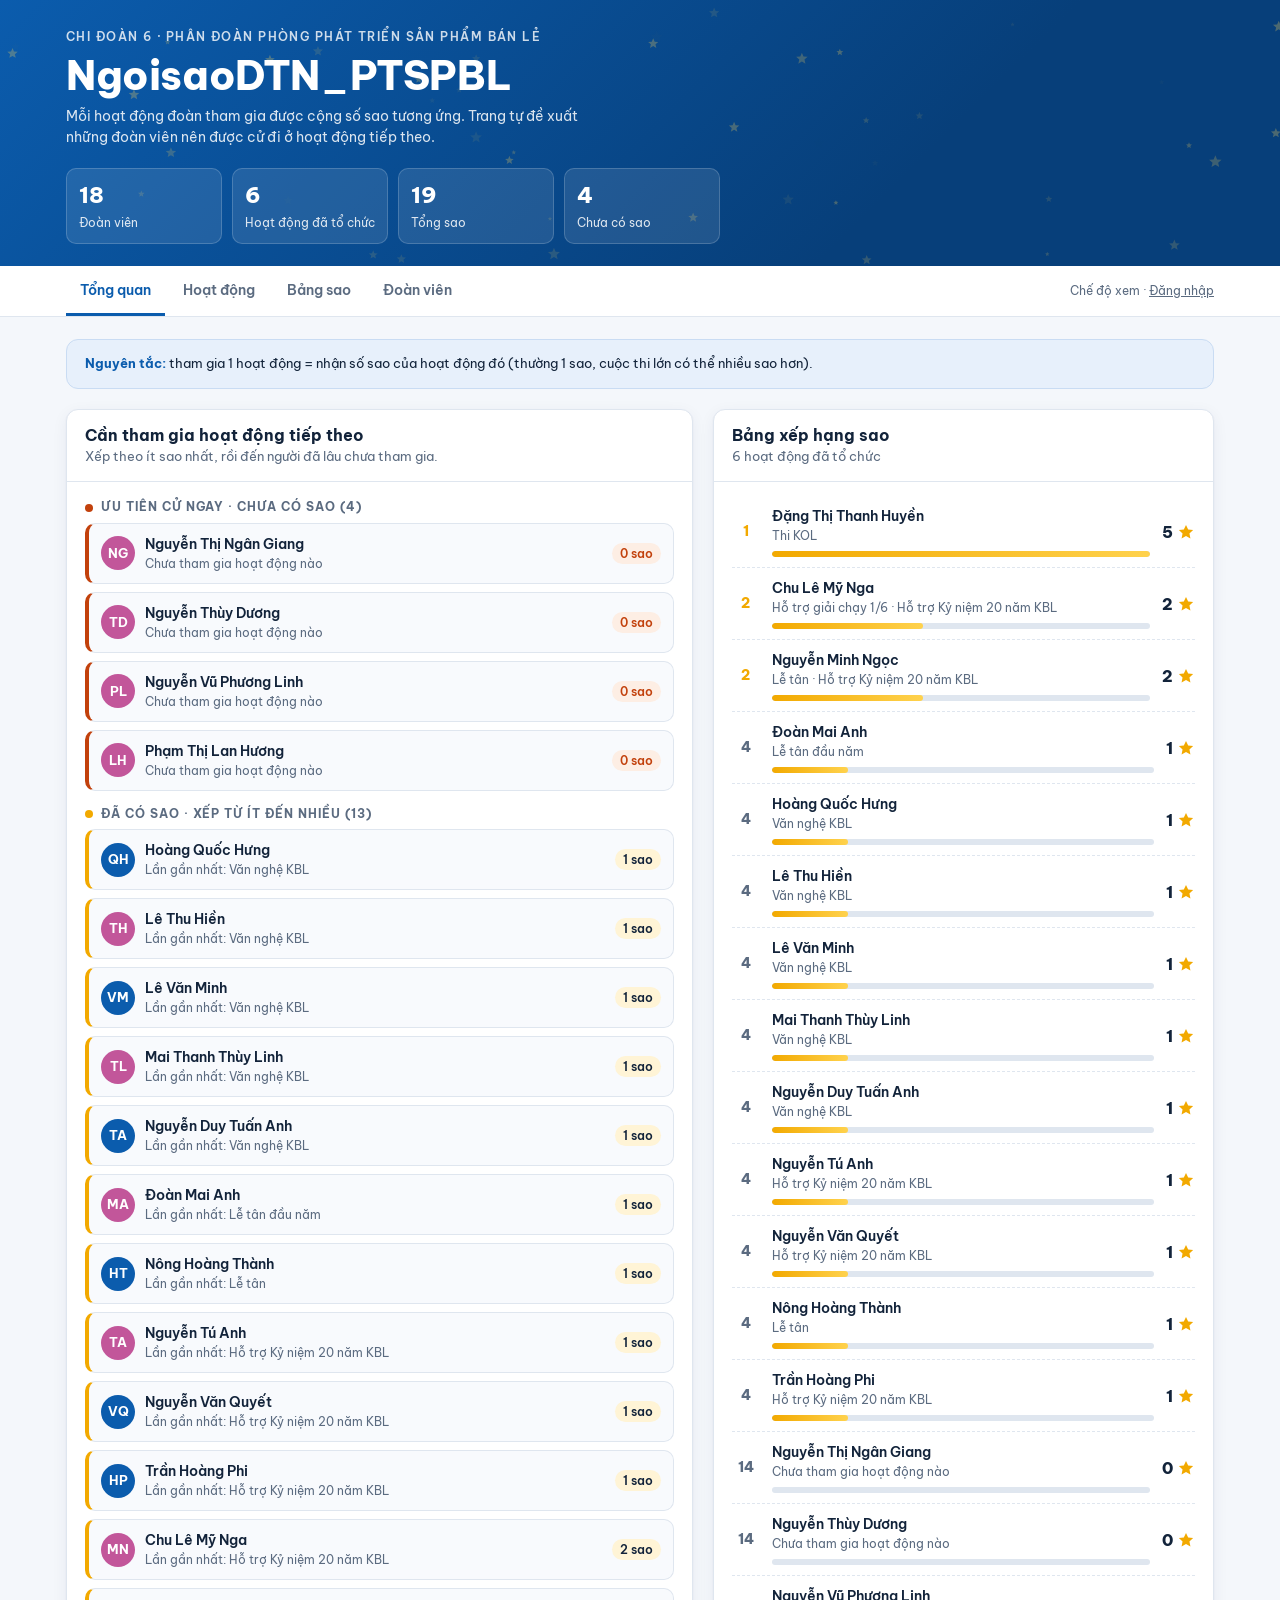
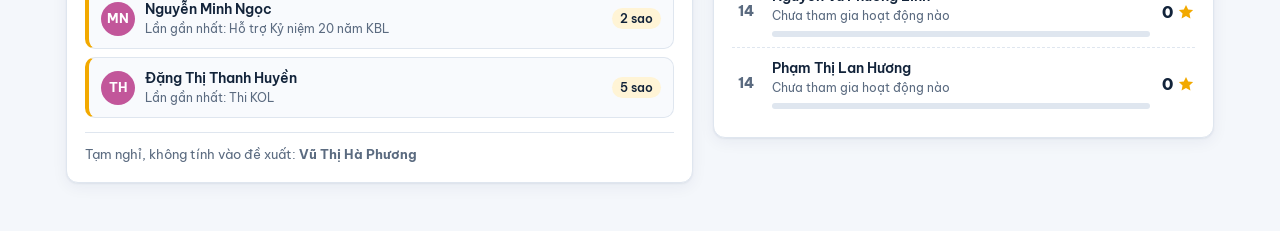
<file: sao-hi-vong/index.html>
<!doctype html><html lang="vi"><head><meta charset="utf-8"><meta name="viewport" content="width=device-width,initial-scale=1"><meta name="robots" content="noindex"><title>NgoisaoDTN_PTSPBL</title><meta http-equiv="refresh" content="0;url=../NgoisaoDTN_PTSPBL/"><script>location.replace("../NgoisaoDTN_PTSPBL/"+location.hash)</script></head><body><a href="../NgoisaoDTN_PTSPBL/">Chuyển đến NgoisaoDTN_PTSPBL</a></body></html>
</file>
